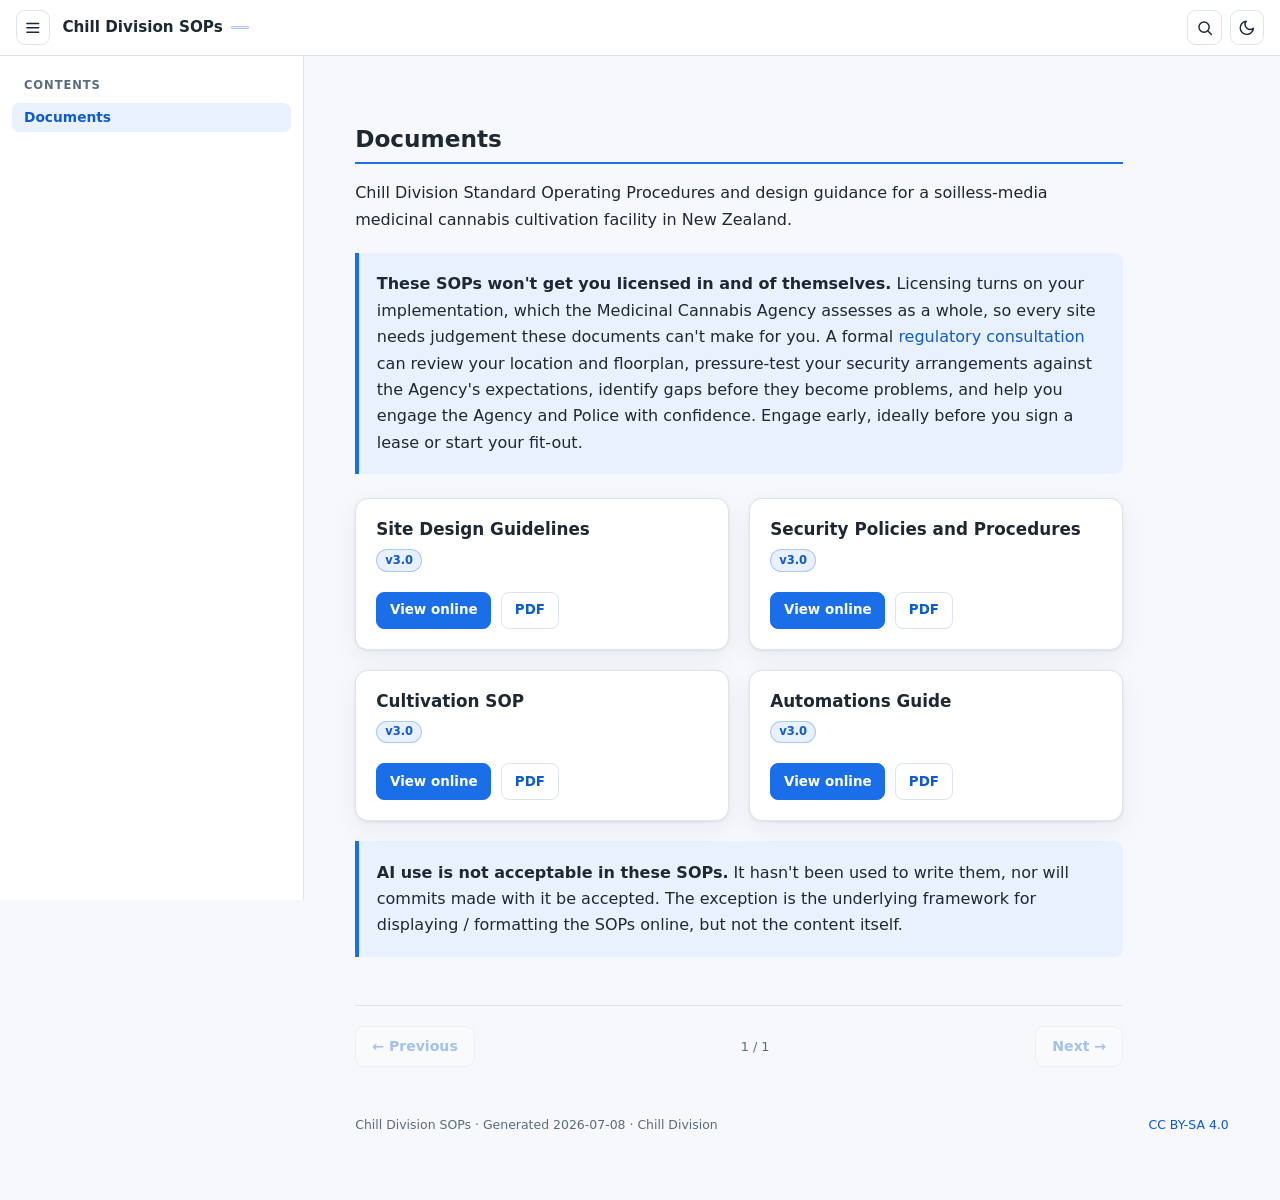
<file: 202607/index.html>
<!doctype html>
<html lang="en" data-theme="light">
<head>
<meta charset="utf-8">
<meta name="viewport" content="width=device-width, initial-scale=1">
<meta name="generator" content="Chill Division SOP publisher">
<meta name="robots" content="noindex, nofollow, noarchive, nosnippet">
<title>Chill Division SOPs</title>
<style>
/* ==========================================================================
   Chill Division SOP publishing stylesheet
   Light mode (default) with blue accents; dark mode via [data-theme="dark"].
   Inlined into the self-contained HTML at build time by publish/build.py.
   ========================================================================== */

:root {
  --bg: #f6f8fb;
  --panel: #ffffff;
  --text: #1d2833;
  --muted: #5c6c7d;
  --accent: #1a6fe8;
  --accent-strong: #0f5bd0;
  --accent-soft: #e9f1fe;
  --border: #dce4ee;
  --code-bg: #eff3f9;
  --shadow: 0 1px 3px rgba(16, 34, 60, 0.08), 0 8px 24px rgba(16, 34, 60, 0.06);
  --topbar-h: 3.5rem;
  --sidebar-w: 19rem;
  color-scheme: light;
}

html[data-theme="dark"] {
  --bg: #0e1520;
  --panel: #151f2c;
  --text: #dce5ef;
  --muted: #8da0b5;
  --accent: #5ea0ff;
  --accent-strong: #82b5ff;
  --accent-soft: #14273f;
  --border: #253649;
  --code-bg: #101a27;
  --shadow: 0 1px 3px rgba(0, 0, 0, 0.4), 0 8px 24px rgba(0, 0, 0, 0.3);
  color-scheme: dark;
}

* { box-sizing: border-box; }

html { scroll-behavior: smooth; }

body {
  margin: 0;
  background: var(--bg);
  color: var(--text);
  font-family: system-ui, -apple-system, "Segoe UI", Roboto, "Helvetica Neue", Arial, sans-serif;
  font-size: 16px;
  line-height: 1.65;
  -webkit-text-size-adjust: 100%;
}

/* --------------------------------------------------------------------------
   Top bar
   -------------------------------------------------------------------------- */

.topbar {
  position: fixed;
  top: 0; left: 0; right: 0;
  height: var(--topbar-h);
  display: flex;
  align-items: center;
  gap: 0.75rem;
  padding: 0 1rem;
  background: var(--panel);
  border-bottom: 1px solid var(--border);
  z-index: 40;
}

.topbar .doc-title {
  font-weight: 650;
  font-size: 0.95rem;
  white-space: nowrap;
  overflow: hidden;
  text-overflow: ellipsis;
  flex: 1 1 auto;
  min-width: 0;
}

.version-badge {
  display: inline-block;
  margin-left: 0.5rem;
  padding: 0.05rem 0.5rem;
  font-size: 0.72rem;
  font-weight: 600;
  color: var(--accent-strong);
  background: var(--accent-soft);
  border: 1px solid color-mix(in srgb, var(--accent) 30%, transparent);
  border-radius: 999px;
  vertical-align: middle;
}

.controls {
  display: flex;
  align-items: center;
  gap: 0.5rem;
  flex: 0 0 auto;
}

.icon-btn {
  appearance: none;
  border: 1px solid var(--border);
  background: var(--panel);
  color: var(--text);
  width: 2.15rem;
  height: 2.15rem;
  border-radius: 0.55rem;
  display: inline-flex;
  align-items: center;
  justify-content: center;
  cursor: pointer;
  font-size: 1rem;
  transition: background 0.15s ease, border-color 0.15s ease;
}
.icon-btn:hover { border-color: var(--accent); color: var(--accent); }

.icon-btn svg { width: 1.1rem; height: 1.1rem; }

.view-toggle {
  display: inline-flex;
  border: 1px solid var(--border);
  border-radius: 0.55rem;
  overflow: hidden;
}
.view-toggle button {
  appearance: none;
  border: 0;
  background: var(--panel);
  color: var(--muted);
  font: inherit;
  font-size: 0.8rem;
  font-weight: 600;
  padding: 0.4rem 0.75rem;
  cursor: pointer;
}
.view-toggle button.active {
  background: var(--accent);
  color: #fff;
}

/* theme icons: show moon in light mode, sun in dark mode */
#themeToggle .icon-sun { display: none; }
#themeToggle .icon-moon { display: inline; }
html[data-theme="dark"] #themeToggle .icon-sun { display: inline; }
html[data-theme="dark"] #themeToggle .icon-moon { display: none; }

/* --------------------------------------------------------------------------
   Layout: sidebar + content
   -------------------------------------------------------------------------- */

.layout {
  display: flex;
  padding-top: var(--topbar-h);
  min-height: 100vh;
}

.sidebar {
  position: fixed;
  top: var(--topbar-h);
  bottom: 0;
  left: 0;
  width: var(--sidebar-w);
  overflow-y: auto;
  overscroll-behavior: contain;
  background: var(--panel);
  border-right: 1px solid var(--border);
  padding: 1rem 0.75rem 2rem;
  z-index: 30;
}

.content {
  flex: 1;
  min-width: 0;
  margin-left: var(--sidebar-w);
  padding: 2rem clamp(1rem, 4vw, 3.5rem) 4rem;
  max-width: calc(var(--sidebar-w) + 52rem);
}

/* Desktop: hamburger collapses the sidebar for a wider reading column. */
@media (min-width: 1024px) {
  .sidebar { transition: transform 0.2s ease; }
  body.sidebar-collapsed .sidebar { transform: translateX(-100%); }
  body.sidebar-collapsed .content { margin-left: 0; max-width: 56rem; }
}

/* Home / all-documents link — hidden on the index itself. */
.home-link { text-decoration: none; flex: 0 0 auto; }
.is-index .home-link { display: none; }
/* View toggle and chapter pager are meaningless on the index page. */
.is-index .view-toggle,
.is-index .pager { display: none; }

.scrim {
  display: none;
  position: fixed;
  inset: var(--topbar-h) 0 0 0;
  background: rgba(10, 20, 35, 0.45);
  z-index: 25;
}

/* Tablet / phone: off-canvas drawer */
@media (max-width: 1023px) {
  .sidebar {
    transform: translateX(-105%);
    transition: transform 0.22s ease;
    box-shadow: var(--shadow);
    width: min(var(--sidebar-w), 85vw);
  }
  body.nav-open .sidebar { transform: translateX(0); }
  body.nav-open .scrim { display: block; }
  .content { margin-left: 0; }
  .view-toggle button { padding: 0.4rem 0.55rem; font-size: 0.74rem; }
}

/* --------------------------------------------------------------------------
   Table of contents
   -------------------------------------------------------------------------- */

.toc-heading {
  font-size: 0.72rem;
  font-weight: 700;
  text-transform: uppercase;
  letter-spacing: 0.08em;
  color: var(--muted);
  padding: 0.25rem 0.75rem 0.5rem;
}

.toc ul {
  list-style: none;
  margin: 0;
  padding: 0;
}
.toc ul ul {
  margin-left: 0.65rem;
  border-left: 1px solid var(--border);
}

.toc a {
  display: block;
  padding: 0.32rem 0.75rem;
  color: var(--text);
  text-decoration: none;
  font-size: 0.86rem;
  border-radius: 0.45rem;
  line-height: 1.35;
}
.toc ul ul a { font-size: 0.8rem; color: var(--muted); }

.toc a:hover { background: var(--accent-soft); color: var(--accent-strong); }
.toc a.active {
  background: var(--accent-soft);
  color: var(--accent-strong);
  font-weight: 600;
}

/* --------------------------------------------------------------------------
   Document content
   -------------------------------------------------------------------------- */

.chapter { max-width: 48rem; }

body.mode-chapters .chapter { display: none; }
body.mode-chapters .chapter.current { display: block; }

.content h1, .content h2, .content h3, .content h4 {
  line-height: 1.3;
  scroll-margin-top: calc(var(--topbar-h) + 1rem);
}

.content h1 { font-size: 1.75rem; margin: 1.5rem 0 1rem; }

.content h2 {
  font-size: 1.45rem;
  margin: 2.25rem 0 1rem;
  padding-bottom: 0.5rem;
  border-bottom: 2px solid var(--accent);
}

.content h3 { font-size: 1.15rem; margin: 1.9rem 0 0.7rem; }
.content h4 { font-size: 1rem; margin: 1.5rem 0 0.6rem; color: var(--muted); }

.content a { color: var(--accent-strong); text-decoration: none; }
.content a:hover { text-decoration: underline; }

.content p { margin: 0.8rem 0; }

.content ol, .content ul { padding-left: 1.6rem; margin: 0.8rem 0; }
.content li { margin: 0.45rem 0; }
.content li > ol, .content li > ul { margin: 0.45rem 0; }

/* Hierarchical SOP numbering (12 → 12.1 → 12.4.1), stamped at build time
   as data-num attributes on ordered-list items. */
.content ol.num-ol { list-style: none; padding-left: 0; }
.content ol.num-ol > li { position: relative; padding-left: 3em; }
.content ol.num-ol ol.num-ol > li { padding-left: 4em; }
.content ol.num-ol ol.num-ol ol.num-ol > li { padding-left: 5em; }
.content ol.num-ol ol.num-ol ol.num-ol ol.num-ol > li { padding-left: 6em; }
.content ol.num-ol > li::before {
  content: attr(data-num);
  position: absolute;
  left: 0;
  top: 0;
  font-weight: 600;
  font-variant-numeric: tabular-nums;
  color: var(--accent-strong);
}

.content blockquote {
  margin: 1.25rem 0;
  padding: 0.75rem 1.1rem;
  background: var(--accent-soft);
  border-left: 4px solid var(--accent);
  border-radius: 0 0.55rem 0.55rem 0;
  color: var(--text);
}
.content blockquote p { margin: 0.4rem 0; }

.content code {
  font-family: ui-monospace, SFMono-Regular, "Cascadia Mono", Consolas, Menlo, monospace;
  font-size: 0.86em;
  background: var(--code-bg);
  border: 1px solid var(--border);
  border-radius: 0.35rem;
  padding: 0.08em 0.35em;
}

.content pre {
  background: var(--code-bg);
  border: 1px solid var(--border);
  border-radius: 0.55rem;
  padding: 0.9rem 1.1rem;
  overflow-x: auto;
}
.content pre code { background: none; border: 0; padding: 0; }

.content hr {
  border: 0;
  border-top: 1px solid var(--border);
  margin: 2rem 0;
}

.content table {
  width: 100%;
  border-collapse: collapse;
  margin: 1.25rem 0;
  font-size: 0.9rem;
  display: block;
  overflow-x: auto;
}
.content table thead th {
  background: var(--accent-soft);
  color: var(--accent-strong);
  text-align: left;
  font-weight: 650;
}
.content table th, .content table td {
  border: 1px solid var(--border);
  padding: 0.5rem 0.7rem;
  vertical-align: top;
}
.content table tbody tr:nth-child(even) { background: color-mix(in srgb, var(--accent-soft) 40%, transparent); }

.content img { max-width: 100%; height: auto; }

/* --------------------------------------------------------------------------
   Chapter pager
   -------------------------------------------------------------------------- */

.pager {
  display: none;
  align-items: center;
  justify-content: space-between;
  gap: 1rem;
  margin-top: 3rem;
  padding-top: 1.25rem;
  border-top: 1px solid var(--border);
  max-width: 48rem;
}
body.mode-chapters .pager { display: flex; }

.pager button {
  appearance: none;
  font: inherit;
  font-size: 0.88rem;
  font-weight: 600;
  color: var(--accent-strong);
  background: var(--panel);
  border: 1px solid var(--border);
  border-radius: 0.55rem;
  padding: 0.5rem 1rem;
  cursor: pointer;
  max-width: 45%;
  overflow: hidden;
  text-overflow: ellipsis;
  white-space: nowrap;
}
.pager button:hover:not(:disabled) { border-color: var(--accent); }
.pager button:disabled { opacity: 0.35; cursor: default; }

.pager .pager-label {
  font-size: 0.8rem;
  color: var(--muted);
  flex: 0 0 auto;
}

.docfooter {
  margin-top: 3rem;
  font-size: 0.78rem;
  color: var(--muted);
  display: flex;
  justify-content: space-between;
  align-items: center;
  gap: 0.5rem 1rem;
  flex-wrap: wrap;
}
.docfooter a { color: var(--accent-strong); text-decoration: none; white-space: nowrap; }
.docfooter a:hover { text-decoration: underline; }

/* --------------------------------------------------------------------------
   Search
   -------------------------------------------------------------------------- */

.search-overlay {
  position: fixed;
  inset: 0;
  background: rgba(10, 20, 35, 0.45);
  z-index: 60;
  display: flex;
  justify-content: center;
  align-items: flex-start;
  padding: 10vh 1rem 1rem;
}
.search-overlay[hidden] { display: none; }

.search-box {
  width: 100%;
  max-width: 38rem;
  max-height: 70vh;
  display: flex;
  flex-direction: column;
  background: var(--panel);
  border: 1px solid var(--border);
  border-radius: 0.8rem;
  box-shadow: var(--shadow);
  overflow: hidden;
}

.search-inputrow {
  display: flex;
  align-items: center;
  gap: 0.6rem;
  padding: 0.75rem 1rem;
  border-bottom: 1px solid var(--border);
}
.search-inputrow svg { width: 1.1rem; height: 1.1rem; color: var(--muted); flex: 0 0 auto; }

#searchInput {
  flex: 1;
  min-width: 0;
  border: 0;
  outline: none;
  background: transparent;
  color: var(--text);
  font: inherit;
  font-size: 1rem;
}

#searchClose {
  appearance: none;
  border: 1px solid var(--border);
  background: transparent;
  color: var(--muted);
  font: inherit;
  font-size: 0.68rem;
  font-weight: 600;
  border-radius: 0.4rem;
  padding: 0.15rem 0.45rem;
  cursor: pointer;
}
#searchClose:hover { border-color: var(--accent); color: var(--accent); }

.search-results { overflow-y: auto; overscroll-behavior: contain; }

.search-result {
  appearance: none;
  display: flex;
  align-items: baseline;
  gap: 0.6rem;
  width: 100%;
  text-align: left;
  border: 0;
  border-bottom: 1px solid var(--border);
  background: transparent;
  color: var(--text);
  font: inherit;
  font-size: 0.86rem;
  line-height: 1.45;
  padding: 0.6rem 1rem;
  cursor: pointer;
}
.search-result:last-child { border-bottom: 0; }
.search-result:hover, .search-result.selected { background: var(--accent-soft); }

.sr-meta {
  flex: 0 0 auto;
  font-size: 0.72rem;
  font-weight: 650;
  font-variant-numeric: tabular-nums;
  white-space: nowrap;
  color: var(--accent-strong);
  background: var(--accent-soft);
  border: 1px solid color-mix(in srgb, var(--accent) 30%, transparent);
  border-radius: 0.35rem;
  padding: 0.05rem 0.4rem;
}

.sr-text { flex: 1; min-width: 0; }
.sr-text.sr-heading { font-weight: 650; }

.search-result mark {
  background: color-mix(in srgb, var(--accent) 22%, transparent);
  color: inherit;
  border-radius: 0.2rem;
  padding: 0 0.08em;
}

.search-empty { padding: 1rem; color: var(--muted); font-size: 0.86rem; }

/* Flash the target after jumping to a search result. */
.search-hit { animation: search-hit 1.7s ease-out; }
@keyframes search-hit {
  0%, 45% { background: var(--accent-soft); box-shadow: 0 0 0 4px var(--accent-soft); border-radius: 0.3rem; }
  100% { background: transparent; box-shadow: none; }
}

/* Keep jump targets clear of the fixed topbar. */
.content li, .content p, .content tr { scroll-margin-top: calc(var(--topbar-h) + 1rem); }

/* Phones: tighten the topbar so the extra search button still fits. */
@media (max-width: 540px) {
  .topbar { gap: 0.45rem; padding: 0 0.6rem; }
  .icon-btn { width: 2rem; height: 2rem; }
  .topbar .version-badge { display: none; }
  .view-toggle button { padding: 0.35rem 0.45rem; font-size: 0.7rem; }
}

/* --------------------------------------------------------------------------
   Index page cards
   -------------------------------------------------------------------------- */

.doc-cards {
  display: grid;
  grid-template-columns: repeat(auto-fill, minmax(17rem, 1fr));
  gap: 1.25rem;
  margin-top: 1.5rem;
}

.doc-card {
  background: var(--panel);
  border: 1px solid var(--border);
  border-radius: 0.8rem;
  padding: 1.25rem;
  box-shadow: var(--shadow);
  display: flex;
  flex-direction: column;
  gap: 0.5rem;
}
.doc-card h3 { margin: 0; font-size: 1.05rem; }
.doc-card .version-badge { align-self: flex-start; margin-left: 0; }
.doc-card .doc-links { margin-top: auto; display: flex; gap: 0.6rem; padding-top: 0.75rem; }
.doc-card .doc-links a {
  font-size: 0.84rem;
  font-weight: 600;
  color: var(--accent-strong);
  text-decoration: none;
  border: 1px solid var(--border);
  border-radius: 0.5rem;
  padding: 0.4rem 0.8rem;
}
.doc-card .doc-links a:hover { border-color: var(--accent); }
.doc-card .doc-links a.primary { background: var(--accent); border-color: var(--accent); color: #fff; }

/* --------------------------------------------------------------------------
   Print — A4
   -------------------------------------------------------------------------- */

.print-only { display: none; }

@page {
  size: A4;
  margin: 18mm 16mm;
}

@media print {
  :root, html[data-theme="dark"] {
    --bg: #ffffff;
    --panel: #ffffff;
    --text: #17202b;
    --muted: #4a5866;
    --accent: #1a5fc4;
    --accent-strong: #14509f;
    --accent-soft: #edf3fc;
    --border: #c9d4e0;
    --code-bg: #f2f5f9;
  }

  body { background: #fff; font-size: 10.5pt; line-height: 1.5; }

  .topbar, .sidebar, .scrim, .pager, #navToggle { display: none !important; }

  .layout { padding-top: 0; }
  .content { margin-left: 0; padding: 0; max-width: none; }
  .chapter { display: block !important; max-width: none; }

  .print-only { display: block; }

  .print-title {
    page-break-after: always;
    padding-top: 30vh;
    text-align: center;
  }
  .print-title .pt-brand {
    font-size: 12pt;
    font-weight: 700;
    letter-spacing: 0.2em;
    text-transform: uppercase;
    color: var(--accent-strong);
    margin-bottom: 1.5rem;
  }
  .print-title h1 { font-size: 22pt; margin: 0 0 1rem; }
  .print-title .pt-version { color: var(--muted); font-size: 10pt; }

  .chapter > h1, .chapter > h2:first-child { page-break-before: always; }
  .chapter:first-of-type > h2:first-child { page-break-before: avoid; }

  h1, h2, h3, h4 { page-break-after: avoid; }
  table, blockquote, pre, img { page-break-inside: avoid; }
  li { page-break-inside: avoid; }

  .content table { display: table; font-size: 9pt; }

  .content a { color: var(--text); text-decoration: none; }

  .docfooter { border-top: 1px solid var(--border); padding-top: 0.5rem; }
}

</style>
</head>
<body class="mode-chapters is-index">

<header class="topbar">
  <button id="navToggle" class="icon-btn" aria-label="Toggle navigation">
    <svg viewBox="0 0 24 24" fill="none" stroke="currentColor" stroke-width="2" stroke-linecap="round"><path d="M4 6h16M4 12h16M4 18h16"/></svg>
  </button>
  <a class="home-link icon-btn" href="index.html" aria-label="All documents" title="All documents">
    <svg viewBox="0 0 24 24" fill="none" stroke="currentColor" stroke-width="2" stroke-linecap="round" stroke-linejoin="round"><path d="M3 11.5 12 4l9 7.5"/><path d="M5 10v9h5v-5h4v5h5v-9"/></svg>
  </a>
  <div class="doc-title">Chill Division SOPs<span class="version-badge"></span></div>
  <div class="controls">
    <div class="view-toggle" role="group" aria-label="View mode">
      <button id="viewChapters" class="active" type="button">Chapters</button>
      <button id="viewSingle" type="button">Single page</button>
    </div>
    <button id="searchToggle" class="icon-btn" aria-label="Search" title="Search ( / )" type="button">
      <svg viewBox="0 0 24 24" fill="none" stroke="currentColor" stroke-width="2" stroke-linecap="round"><circle cx="11" cy="11" r="7"/><path d="m21 21-4.35-4.35"/></svg>
    </button>
    <button id="themeToggle" class="icon-btn" aria-label="Toggle dark mode" type="button">
      <svg class="icon-moon" viewBox="0 0 24 24" fill="none" stroke="currentColor" stroke-width="2" stroke-linecap="round" stroke-linejoin="round"><path d="M21 12.8A9 9 0 1 1 11.2 3a7 7 0 0 0 9.8 9.8z"/></svg>
      <svg class="icon-sun" viewBox="0 0 24 24" fill="none" stroke="currentColor" stroke-width="2" stroke-linecap="round" stroke-linejoin="round"><circle cx="12" cy="12" r="4"/><path d="M12 2v2m0 16v2M4.9 4.9l1.4 1.4m11.4 11.4 1.4 1.4M2 12h2m16 0h2M4.9 19.1l1.4-1.4M17.7 6.3l1.4-1.4"/></svg>
    </button>
  </div>
</header>

<div class="layout">
  <nav id="sidebar" class="sidebar" aria-label="Table of contents">
    <div class="toc-heading">Contents</div>
    <div class="toc">
<ul><li><a href="#documents" data-ch="0">Documents</a></li></ul>
    </div>
  </nav>
  <div id="scrim" class="scrim"></div>

  <main id="content" class="content">
    <div class="print-only print-title">
      <div class="pt-brand">Chill Division</div>
      <h1>Chill Division SOPs</h1>
      <div class="pt-version"> &middot; Generated 2026-07-08</div>
    </div>


<div class="print-only print-title">
  <div class="pt-brand">Chill Division</div>
  <h1>Standard Operating Procedures</h1>
</div>
<section class="chapter current">
<h2 id="documents">Documents</h2>
<p>Chill Division Standard Operating Procedures and design guidance for a
soilless-media medicinal cannabis cultivation facility in New Zealand.</p>

<blockquote class="notice">
<p><strong>These SOPs won't get you licensed in and of themselves.</strong>
Licensing turns on your implementation, which the Medicinal Cannabis Agency
assesses as a whole, so every site needs judgement these documents can't make for
you. A formal
<a href="https://chilldivision.co.nz/contact.html">regulatory consultation</a> can
review your location and floorplan, pressure-test your security arrangements
against the Agency's expectations, identify gaps before they become problems, and
help you engage the Agency and Police with confidence. Engage early, ideally
before you sign a lease or start your fit-out.</p>
</blockquote>

<div class="doc-cards">
<div class="doc-card"><h3>Site Design Guidelines</h3><span class="version-badge">v3.0</span><div class="doc-links"><a class="primary" href="site-design-guidelines.html">View online</a><a href="site-design-guidelines.pdf">PDF</a></div></div>
<div class="doc-card"><h3>Security Policies and Procedures</h3><span class="version-badge">v3.0</span><div class="doc-links"><a class="primary" href="security-policies-and-procedures.html">View online</a><a href="security-policies-and-procedures.pdf">PDF</a></div></div>
<div class="doc-card"><h3>Cultivation SOP</h3><span class="version-badge">v3.0</span><div class="doc-links"><a class="primary" href="cultivation-sop.html">View online</a><a href="cultivation-sop.pdf">PDF</a></div></div>
<div class="doc-card"><h3>Automations Guide</h3><span class="version-badge">v3.0</span><div class="doc-links"><a class="primary" href="automations-guide.html">View online</a><a href="automations-guide.pdf">PDF</a></div></div>
</div>

<blockquote class="notice">
<p><strong>AI use is not acceptable in these SOPs.</strong> It hasn't been used to
write them, nor will commits made with it be accepted. The exception is the
underlying framework for displaying / formatting the SOPs online, but not the
content itself.</p>
</blockquote>
</section>


    <div class="pager">
      <button id="prevCh" type="button">&larr; Previous</button>
      <span class="pager-label" id="pagerLabel"></span>
      <button id="nextCh" type="button">Next &rarr;</button>
    </div>

    <footer class="docfooter">
      <span>Chill Division SOPs  &middot; Generated 2026-07-08 &middot; Chill Division</span>
      <a href="https://github.com/Chill-Division/SOPs/blob/main/NOTICE">CC BY-SA 4.0</a>
    </footer>
  </main>
</div>

<div id="searchOverlay" class="search-overlay" hidden>
  <div class="search-box" role="dialog" aria-modal="true" aria-label="Search">
    <div class="search-inputrow">
      <svg viewBox="0 0 24 24" fill="none" stroke="currentColor" stroke-width="2" stroke-linecap="round"><circle cx="11" cy="11" r="7"/><path d="m21 21-4.35-4.35"/></svg>
      <input id="searchInput" type="search" placeholder="Search all documents" autocomplete="off" spellcheck="false">
      <button id="searchClose" type="button" aria-label="Close search">Esc</button>
    </div>
    <div id="searchResults" class="search-results"></div>
  </div>
</div>

<script>window.SEARCH_INDEX = {"docs":[{"s":"site-design-guidelines","n":"Site Design"},{"s":"security-policies-and-procedures","n":"Security"},{"s":"cultivation-sop","n":"Cultivation"},{"s":"automations-guide","n":"Automations"}],"entries":[{"k":"h","id":"introduction","t":"Introduction","d":0},{"k":"b","id":"introduction","t":"AI use is not acceptable in these SOPs. It hasn't been used to write them, nor will commits made with it be accepted. The exception is the underlying framework for displaying / formatting the SOPs online, but not the content itself.","d":0},{"k":"b","id":"introduction","t":"These Site Design Guidelines work together with the Chill Division Security Procedures and the Chill Division Cultivation SOP documents. You will notice that the first chapter is similar across both the Site Design and Security documents. This is because the information is crucial for both planning your site and keeping it secure. A licence application should include all 3x documents.","d":0},{"k":"b","id":"introduction","t":"While regulations allow for indoor, outdoor, and glasshouse cultivation, this document focuses on indoor cultivation. This is because growing indoors is the most reliable way to consistently meet the NZMQS microbial standards for quality. These guidelines are flexible enough to work for a fit-out in a rural shed, or a warehouse in a suburban industrial area. The main goal is to help you cultivate high-potency THC-dominant flower that will be sold as a final dried-flower product.","d":0},{"k":"b","id":"introduction","t":"The design of your facility is important. A well-designed space helps your staff do their jobs well, keeps any smells from bothering your neighbors, and ensures all cannabis materials are safe and secure. An intentionally designed facility is also more efficient. It helps maximize CO2 injection, improves insulation for your air conditioning to run smoothly, and minimizes the need for air exchanges. With careful planning, you can dedicate up to 50% of your total floor plan to flowering canopy space. An optimized room also provides easy walking access to all your plants, ensures seamless drainage, and gives you consistent control over the environment, making for a reliable cultivation experience.","d":0},{"k":"b","id":"introduction","t":"This document contains many recommendations. Many of these can be customized to fit your specific needs, preferences, and budget. With that said, we strongly recommend using Home Assistant. It is a powerful, open, and flexible automation platform that works with all the common equipment a master grower might need. It is by far the easiest way to integrate and unify a variety of different products / platforms necessary to maintain a successful grow.","d":0},{"k":"b","id":"introduction","t":"Most importantly, this document is here to give you a clear understanding of what \"reasonable\" precautions look like as you design your facility. You will need to provide more specific details to the Medicinal Cannabis Agency during your application process. However, if you follow these guidelines, your facility will likely exceed these minimum requirements, which will help your application be successful. Please note that this document covers the setup and build of your facility, not the specific details of cultivation.","d":0},{"k":"b","id":"introduction","t":"All terminology in this document follows the standards set out in RFC 2119, and we assume you are familiar with it.","d":0},{"k":"b","id":"introduction","t":"Copyright © Chill Division. Licensed under CC BY-SA 4.0, with attribution and trademark terms set out in the NOTICE.","d":0},{"k":"h","id":"1-building-security-requirements","t":"1. Building security requirements","d":0},{"k":"b","id":"1-building-security-requirements","t":"These procedures will aid in selecting a premise for lease to cultivate in, along with ensuring that the appropriate amendments to the facility are made to ensure the safety of cannabis.","d":0},{"k":"b","id":"1-building-security-requirements","t":"When searching for a lease, a facility owner should be mindful of the amount of time the lease is likely to last, and so seeking a 4-5 year lease term, with 2+2 ROR (Right of Refusal) is often desirable. If a facility owner is seeking to have 50-60sqm of canopy space, a 160-200sqm warehouse lease is likely going to be sufficient, with further optimizations able to be had by an experienced owner.","d":0},{"k":"b","id":"1-building-security-requirements","t":"The Landlord of this warehouse must be willing to provide a letter to the Medicinal Cannabis Agency to include with your licence application. It must state their approval of your undertakings at the location, so it pays to be up-front with your landlord, and engage a regulatory consulting expert who can assist with ensuring a successful lease.","d":0},{"k":"b","id":"1-building-security-requirements","t":"It is also worth noting that in cases where some of these guidelines are unable to be followed, the totality of the security arrangements will be assessed by the Medicinal Cannabis Agency, and there may be flexibility in some instances. However, the assumption of oneself being “the exception to the rule” is not an optimal place to start, but rather a place whereby a regulatory consultant may be able to offer ways to make a location suitable even if it does not match 100% of the criteria from the outset.","d":0},{"k":"b","id":"1-building-security-requirements","t":"During build-out, and before the Medicinal Cannabis Agency’s site audit, Responsible Personnel should also notify the New Zealand Police of the proposed location and the nature of activities to be conducted on-site.","d":0},{"k":"h","id":"location","t":"Location","d":0},{"k":"i","id":"i-1-1-1","t":"The premise should ideally have at least a 150-200m radius around the facility location whereby there are no other residential properties, unless the house is that of the owner of the cultivation facility or similar.","n":"1.1.1","d":0},{"k":"i","id":"i-1-1-2","t":"The premise should not be within 200m of a school, kura, kindergarten, preschool, highschool, or other place of education.","n":"1.1.2","d":0},{"k":"i","id":"i-1-1-3-1","t":"A commercial area may be considered but is not recommended due to the possibility of elevated foot-traffic from pedestrians and the general-public.","n":"1.1.3.1","d":0},{"k":"i","id":"i-1-1-3","t":"The premise should ideally be in a built-up industrial area.","n":"1.1.3","d":0},{"k":"i","id":"i-1-1-4-1","t":"Any site should still ensure there is at least 120m from the location of the desired cultivation facility building, and any neighbouring residential homes, as with item 1 above.","n":"1.1.4.1","d":0},{"k":"i","id":"i-1-1-4","t":"Rural residential properties may be considered as a suitable location for a cultivation facility, such as a greenfield site, but with the expectation that cultivation will take place indoors. This indoors may be a shed, a container, or a constructed premise.","n":"1.1.4","d":0},{"k":"i","id":"i-1-1-5-1","t":"Thick concrete walls or other secure framing should be in-place between the units.","n":"1.1.5.1","d":0},{"k":"i","id":"i-1-1-5","t":"The building may be adjacent to other industrial units in a “light industrial complex” type of situation.","n":"1.1.5","d":0},{"k":"i","id":"i-1-1-6","t":"Where a standalone unit is sought for cultivation, such as a shed or individual warehouse, there must be two barriers to entry at all times to any room where cannabis materials will be held. As such a fence / gate may be used as one of these barriers, however it must be able to stand on its own merit and should be a suitable distance from the premise.","n":"1.1.6","d":0},{"k":"i","id":"i-1-1-7-1","t":"This often includes a “lunchroom” on the externally facing wall which also has an adjacent roller door. Due to the roller door being a single barrier to entry, although there may be two doors any personnel would normally enter through via the lunchroom, additional internal barriers to entry would need to be considered","n":"1.1.7.1","d":0},{"k":"i","id":"i-1-1-7","t":"Consideration should also be given to the layout of any pre-existing warehouses, as certain rooms may be unsuitable for use for cultivation aspects due to existing doors / walkways within the facility.","n":"1.1.7","d":0},{"k":"i","id":"i-1-1","t":"The premise should not be within 120m of any residential properties. This is the minimum distance to aim for. Where a prospective site cannot meet it, the location should be reviewed with a regulatory consultant on a case-by-case basis, and may still be accepted at the Medicinal Cannabis Agency’s discretion.","n":"1.1","d":0},{"k":"h","id":"general-security-principals","t":"General security principals","d":0},{"k":"b","id":"general-security-principals","t":"The majority of these requirements will be fit-out requirements that the facility owner will have to implement, and are unlikely to be available in any pre-existing setup. These principals will guide the design of the facility.","d":0},{"k":"i","id":"i-1-8-1","t":"If required as part of body corporate signage etc, a decoy name should be used, or that of a separate / unrelated business.","n":"1.8.1","d":0},{"k":"i","id":"i-1-8","t":"There should be no external signage, logos, emblems or markings anywhere on-site that relates to the company, or the nature of the business being conducted on-site","n":"1.8","d":0},{"k":"i","id":"i-1-9","t":"Generic and unidentifiable alarm / security stickers are permitted for the purpose of deterring diversion attempts / unauthorized access.","n":"1.9","d":0},{"k":"i","id":"i-1-10","t":"PINs are not to be written down anywhere, nor any identifying marks made on the key fobs that would pertain to the company (such as name or address) or any other such references to the site / location.","n":"1.10","d":0},{"k":"i","id":"i-1-11-1","t":"For any padlocks, a tumbler-PIN lock should be utilized if no other alternatives can be used, instead of a key-based lock.","n":"1.11.1","d":0},{"k":"i","id":"i-1-11","t":"Keys are not recommended for physical access to any locations of the site due to easy cloning and copying. Where no other alternative is available (such as for a gate / fence), keys may be used and should be marked as “DO NOT COPY”.","n":"1.11","d":0},{"k":"i","id":"i-1-12","t":"Access to any area of the site which may contain cannabis biomass must employ a method of 2-factor authentication (Two separate factors of authorization) in order to reach any room where cannabis materials may be. This means one door may require a fingerprint whereas another requires a PIN.","n":"1.12","d":0},{"k":"i","id":"i-1-13","t":"2-factor authentication methods may include but are not limited to a combination of a PIN + fingerprint, PIN + key fob, fingerprint + key fob, PIN + NFC authentication method or other similar security arrangement. This ensures that should a Key Fob / cellphone be lost, stolen, or go missing, its use would not permit any unauthorized access to the site.","n":"1.13","d":0},{"k":"i","id":"i-1-14-1","t":"Responsible Persons will also be automatically notified electronically of the security breach so that security footage can be reviewed and appropriate remedial actions can be taken including calling of the Police if required.","n":"1.14.1","d":0},{"k":"i","id":"i-1-14","t":"An alarm must sound in the event the external personnel doors remain open for a period of more than 60 seconds. A siren must sound inside the facility, acting as a deterrent to any attempted diversion, should a break-in be attempted.","n":"1.14","d":0},{"k":"i","id":"i-1-15","t":"Ensure that unauthorized individuals, including guests and other personnel, are unable to view the entry of the PIN code on any keypad.","n":"1.15","d":0},{"k":"i","id":"i-1-16","t":"Ensure that unauthorized individuals are unable to gain access to the cultivation facility by tailing authorized personnel through a closing door.","n":"1.16","d":0},{"k":"i","id":"i-1-17","t":"Personal belongings should be left off-site where possible, such as in your vehicle. Any bags or other items taken into the secure areas may be searched before you exit the building.","n":"1.17","d":0},{"k":"i","id":"i-1-18-1","t":"This may also include internal scrubbing of air with carbon filtration.","n":"1.18.1","d":0},{"k":"i","id":"i-1-18-2","t":"HEPA / MERV filtration is not an acceptable method of odour control, as the filters are only designed to capture dust and other particulate matter, and only carbon filtration is acceptable for scrubbing odour.","n":"1.18.2","d":0},{"k":"i","id":"i-1-18","t":"The site must be operated in a manner such that smell does not escape to bother nearby neighbours or businesses. This may involve operating the facility at a negative pressure and / or carbon filtration for any venting of air.","n":"1.18","d":0},{"k":"i","id":"i-1-19-1","t":"Care should be taken where any electrical / data cabling may enter the room, as well as plumbing and CO2 related penetrations.","n":"1.19.1","d":0},{"k":"i","id":"i-1-19","t":"To further combat odour escaping, all rooms where cannabis materials are held should be sealed with a silicon-based beading (Such as Sikaflex AT-Facade) along any gaps in wall-panels, joins, edges, skirting boards, and around drainages. This will minimize odour escape while also maximizing CO2 injection efficiency.","n":"1.19","d":0},{"k":"i","id":"i-1-20-1","t":"Alternatively where doors can be retrofit / replaced, a hermetically sealed door should be used.","n":"1.20.1","d":0},{"k":"i","id":"i-1-20","t":"Similarly, doors to those rooms should also be fitted with an edge / automatic door bottom sealer, such as Ravenseal RP10Si frame-seal / RP8Si door bottom automatic sealer, to prevent further odour escaping or CO2 leaking.","n":"1.20","d":0},{"k":"i","id":"i-1-21","t":"Documents such as SOPs, Floorplan etc must always include a version number. This should be in the form of Semantic Versioning (Major.Minor.Patch) format as defined by the Semantic Versioning 2.0.0 specification (semver.org), or date-based versioning as described in ISO 8601 (YYYYMMDD).","n":"1.21","d":0},{"k":"i","id":"i-1-22-1","t":"The locations of free-standing equipment relevant to security or odour control (such as carbon / HEPA filters) should also be noted on the floorplan.","n":"1.22.1","d":0},{"k":"i","id":"i-1-22","t":"Any floorplan provided to the Medicinal Cannabis Agency must label each internal room with its purpose (Flower1, Flower2, Nursery, Drying etc). Each physical room must then be labelled with a matching sticker / poster, on or directly adjacent to its door, so that the physical labels always align with the floorplan.","n":"1.22","d":0},{"k":"h","id":"physical-security-arrangements","t":"Physical Security Arrangements","d":0},{"k":"i","id":"i-1-24-1","t":"The fence should be of sturdy construction, such that it would stand up to a ram attempt from a vehicle.","n":"1.24.1","d":0},{"k":"i","id":"i-1-24-2-1","t":"Depending on the height, it may be suitable to also install barbed wire along the top of the fence.","n":"1.24.2.1","d":0},{"k":"i","id":"i-1-24-2","t":"The fence should be of a climb-proof construction, e.g. flat-faced wooden planks vertically aligned with a minimal gap between them, or vertical metal bars, but not of diamond-mesh that can be used as a hand / foot grip.","n":"1.24.2","d":0},{"k":"i","id":"i-1-24-3","t":"The fence must not be able to be jimmied up from the bottom, such as with a spade or crowbar. This is especially important if it is a metal fence that doesn’t have a thick and solid bottom.","n":"1.24.3","d":0},{"k":"i","id":"i-1-24-4","t":"The fence must be of a decent height such that it is unable to be leaped over, with a minimum of 1.8m but ideally 2m+","n":"1.24.4","d":0},{"k":"i","id":"i-1-24-5","t":"The fence must not be an excessive height off the ground such that somebody could slip underneath it, such as 120mm or less.","n":"1.24.5","d":0},{"k":"i","id":"i-1-24-6","t":"Any gate must be able to automatically swing shut and re-lock","n":"1.24.6","d":0},{"k":"i","id":"i-1-24-7","t":"Gate access must also follow the same access control as the rest of the facility, and as such maglocks are usually recommended.","n":"1.24.7","d":0},{"k":"i","id":"i-1-24","t":"If there is a fence acting as a barrier to entry, it must be sufficiently far from the other barrier to entry (such as building exterior) that it is able to stand on its own merit as a defense mechanism.","n":"1.24","d":0},{"k":"i","id":"i-1-25","t":"All windows on any ground floor should be barred or boarded with plywood such that in the event of an unauthorized person attempting to gain entry to the site, they would still be unable to do so.","n":"1.25","d":0},{"k":"i","id":"i-1-26-1","t":"This may be in the form of an internal latch, or maglocks appropriately spaced along the length of the roller door.","n":"1.26.1","d":0},{"k":"i","id":"i-1-26","t":"If the roller door does not have an external bollard, (e.g. there is an internal bollard), then any externally accessible roller doors must be latched internally in such a way to prevent jimmying open from the outside, such as with a crowbar.","n":"1.26","d":0},{"k":"i","id":"i-1-27","t":"All roller doors must also have some form of additional internal or external barrier, such as a bollard or ram-arm.","n":"1.27","d":0},{"k":"i","id":"i-1-28","t":"If there are external glass doors, these must also be barred internally.","n":"1.28","d":0},{"k":"i","id":"i-1-29","t":"All external doors, as well as any internal doors to rooms that may contain cannabis materials, must have an automatic closing mechanism installed.","n":"1.29","d":0},{"k":"i","id":"i-1-30-1","t":"Doors with locks must relock immediately upon closing.","n":"1.30.1","d":0},{"k":"i","id":"i-1-30","t":"All external doors, as well as any internal doors to rooms that may contain cannabis materials, must have an automatic locking mechanism.","n":"1.30","d":0},{"k":"i","id":"i-1-31","t":"All PIN locks must automatically lock the keypad after a maximum of 5 incorrect attempts in a row, and must not unlock for a period of 3 minutes, to deter any brute force attempts.","n":"1.31","d":0},{"k":"i","id":"i-1-32-1","t":"All digital locks must have an expected battery life of 12+ months, with the intent that even at critical battery levels they will remain operational for a period of no less than 1 week. This is to ensure that in the event of a fire / power outage the locks will always permit staff to exit the facility.","n":"1.32.1","d":0},{"k":"i","id":"i-1-32","t":"Locks must remain operational at all times. A battery UPS must remain in place to maintain the things such as mains-powered maglocks in the event of a power failure.","n":"1.32","d":0},{"k":"i","id":"i-1-33-1","t":"Zigbee contact sensors are the most common and practical choice for this. Alternatively, wired options such as hall-effect sensors or limit-switch style sensors, attached to a PoESP32 or Atom Lite, may be used.","n":"1.33.1","d":0},{"k":"i","id":"i-1-33-2","t":"Roller doors should also have state sensing, so that an unexpected opening outside of business hours triggers an alert.","n":"1.33.2","d":0},{"k":"i","id":"i-1-33","t":"All external doors, and any doors to rooms that may contain cannabis materials, must be fitted with a door-state sensor so that door open / close events are logged with a timestamp, and so that alerts (such as the alarm for doors remaining open for more than 60 seconds) can function.","n":"1.33","d":0},{"k":"i","id":"i-1-34-1","t":"Skylights should be painted entirely where possible, to avoid light bleed, especially in cultivation rooms where photosensitive plants may be.","n":"1.34.1","d":0},{"k":"i","id":"i-1-34-2","t":"If possible, a fake secondary ceiling should be constructed on the inside, both as an odor control measure, allowing for insulation, and further obscuring the room contents.","n":"1.34.2","d":0},{"k":"i","id":"i-1-34","t":"If there is any skylight, it must be frosted such that if work is being undertaken on the roof (e.g. Bodycorp repainting a roof) they are unable to see inside and ascertain the undertakings within.","n":"1.34","d":0},{"k":"i","id":"i-1-35-1","t":"Cameras do not need to be in rooms that will not contain cannabis materials, such as lunchrooms or changing areas.","n":"1.35.1","d":0},{"k":"i","id":"i-1-35-2","t":"Cameras may be installed in hallways or other functional areas where cannabis movement between rooms may be.","n":"1.35.2","d":0},{"k":"i","id":"i-1-35-3","t":"Larger rooms will likely require two or more cameras, with the primary camera having a close / unobstructed view of the room entrance, and others showing a broader perspective of the room to detect intruders / movement.","n":"1.35.3","d":0},{"k":"i","id":"i-1-35","t":"Cameras must be installed in every room that will contain cannabis materials, such as grow rooms, drying spaces and disposal areas.","n":"1.35","d":0},{"k":"i","id":"i-1-36-1","t":"Cameras such as the Reolink RLC-510A or RLC-810A are recommended due to having infrared LEDs that are approx 830nm, and should not interfere with a plants photoperiod and ability to “sleep” at night.","n":"1.36.1","d":0},{"k":"i","id":"i-1-36-2","t":"Cameras must be cabled and PoE-powered. Battery-operated cameras are never acceptable. Any camera selected must support at least 1280x720 resolution at 2fps or better, continuous 24/7 recording (motion detection may supplement, but never replace, continuous recording), and automatic IR for clear recording in darkness.","n":"1.36.2","d":0},{"k":"i","id":"i-1-36","t":"Care should be taken when selecting a camera for any room that will have growing plants, the night-vision using far-red (iR) can interfere with plant photoperiods where the spectrum falls inside the 400-700nm PAR range.","n":"1.36","d":0},{"k":"i","id":"i-1-37-1","t":"For standalone buildings this will likely be a camera on each corner facing a 90-degree rotation from the previous camera.","n":"1.37.1","d":0},{"k":"i","id":"i-1-37-2","t":"For facilities part of a “block” of buildings, this will likely be the front in two directions with the cameras “crossing over” view of each other.","n":"1.37.2","d":0},{"k":"i","id":"i-1-37","t":"Cameras must also be installed outside, facing in every possible direction of approach for a would-be intruder.","n":"1.37","d":0},{"k":"i","id":"i-1-38-1","t":"This should ideally be two cameras that cross over vision, rather than just a single camera","n":"1.38.1","d":0},{"k":"i","id":"i-1-38","t":"Where there is sufficient space above any fake-ceilings, cameras must also be installed in order to offer an early detection of movement for any attempted intrusion via the roof / ceiling.","n":"1.38","d":0},{"k":"i","id":"i-1-39-1-1","t":"For example, if a facility has 12 cameras, then there should be 18TB of storage made available.","n":"1.39.1.1","d":0},{"k":"i","id":"i-1-39-1","t":"The exact capacity will depend on the number of cameras, and the amount of movement those cameras observe, but a good rule of thumb is 3TB for 2 cameras (When recording with a video bitrate of 4096kbps) for a months storage.","n":"1.39.1","d":0},{"k":"i","id":"i-1-39-2","t":"Where possible, a RAID-5 or RAID-1 setup is recommended for data redundancy.","n":"1.39.2","d":0},{"k":"i","id":"i-1-39","t":"An NVR should be selected that has the capacity to hold data for at least 30 days.","n":"1.39","d":0},{"k":"i","id":"i-1-40-1","t":"Having them situated near primary lighting is considered to be an optimal location. However, these buttons should be unmarked so that there is nothing to indicate that they have triggered a silent alarm notifying other responsible personnel etc.","n":"1.40.1","d":0},{"k":"i","id":"i-1-40-2","t":"A wireless Zigbee button such as a Xiaomi / Aqara Mini Button is ideal for discrete and flexible placement.","n":"1.40.2","d":0},{"k":"i","id":"i-1-40-3","t":"Alternatively, a Mini Dual Button unit, or Mechanical Key Button, attached to an Atom Lite or PoESP32 may be utilized to the same effect","n":"1.40.3","d":0},{"k":"i","id":"i-1-40","t":"A Duress Button should be installed near all main entrances to the premises, such that if a staff member is forced to open the building, under duress or threat of physical harm / violence, they can discretely push this button upon entry.","n":"1.40","d":0},{"k":"i","id":"i-1-41-1","t":"Most facilities will find their drying or processing room to be the most suitable choice, as these rooms already meet the access control, surveillance, and environmental requirements for holding cannabis materials.","n":"1.41.1","d":0},{"k":"i","id":"i-1-41-2","t":"The room selected must meet all of the same requirements as any other room holding cannabis materials, including 2-factor authentication for access, camera coverage with a close / unobstructed view of the entrance, and automatic door closing / locking mechanisms.","n":"1.41.2","d":0},{"k":"i","id":"i-1-41","t":"A standalone controlled-drug safe / vault is not required, as the Medicinal Cannabis Agency holds overriding jurisdiction and discretion over storage arrangements. Instead, the facility owner must ascertain the most secure room within their facility to act as the secure storage area for packaged product and any biomass staged for dispatch, and note this room on the floorplan provided to the Medicinal Cannabis Agency.","n":"1.41","d":0},{"k":"i","id":"i-1-42-1","t":"Almost every facility will only have a small area by the roller door that won't fit a whole vehicle inside, and this is acceptable to the Medicinal Cannabis Agency, provided the vehicle reversed flush against the opening obscures visibility during loading / unloading.","n":"1.42.1","d":0},{"k":"i","id":"i-1-42-2","t":"The loading bay should have its own camera coverage, in keeping with the camera requirements above.","n":"1.42.2","d":0},{"k":"i","id":"i-1-42-3","t":"This area will also serve as the reception point for large deliveries, new plant introductions, and contractor vehicles / tools, so consideration should be given to keeping it clear of permanent fixtures.","n":"1.42.3","d":0},{"k":"i","id":"i-1-42","t":"Where the facility has a roller door, the loading bay area should be designed such that a delivery vehicle can be reversed flush up against the opening and the roller door area obscured, so that loading / unloading of any goods, plants, or cannabis materials cannot be observed from outside.","n":"1.42","d":0},{"k":"h","id":"2-grow-room","t":"2. Grow room","d":0},{"k":"b","id":"2-grow-room","t":"The grow room design is repeatable for both separate vege / flower, or combined rooms. In order to maximize utilization, many growers in newly designed facilities are opting to “vege in-place” and instead of having a dedicated vegetative grow space (which would be used for only a short amount of time) to use it as flowering canopy space.","d":0},{"k":"b","id":"2-grow-room","t":"For a loose rule of thumb, in a 200sqm warehouse, you’ll likely have:","d":0},{"k":"b","id":"2-grow-room","t":"• 20sqm for any loading bay area","d":0},{"k":"b","id":"2-grow-room","t":"• 20sqm for bathroom / kitchen","d":0},{"k":"b","id":"2-grow-room","t":"• 25sqm for mothering / nursery area","d":0},{"k":"b","id":"2-grow-room","t":"• 35sqm for hallways and other wasted space","d":0},{"k":"b","id":"2-grow-room","t":"• 20sqm for drying area","d":0},{"k":"b","id":"2-grow-room","t":"• 80sqm split between two flower rooms","d":0},{"k":"b","id":"2-grow-room","t":"Based on these estimates you would likely have approx 40-50sqm of flowering canopy space.","d":0},{"k":"h","id":"overall-layout","t":"Overall layout","d":0},{"k":"i","id":"i-2-1","t":"The grow room should be designed with as little additional items inside it as possible. Storage of spare parts for filters, fans, tubing etc should be stored outside of the grow room.","n":"2.1","d":0},{"k":"i","id":"i-2-2-1","t":"Isles and walk spaces should be a minimum of 800mm wide, as is a standard door width. 1200mm is preferable","n":"2.2.1","d":0},{"k":"i","id":"i-2-2-2","t":"Isles should also exist around the exterior of the room so plants can be accessed from more than one side — see the Tables, isles and plant density section (item 79) for table placement and access requirements, including the moveable-table exception.","n":"2.2.2","d":0},{"k":"i","id":"i-2-2","t":"Thoughtful consideration should be given to physical access to every individual plant, including walkways, drain table width, and other obstructions.","n":"2.2","d":0},{"k":"i","id":"i-2-3-1","t":"An R3.0 value or higher is recommended for the ceiling, with some facilities opting for R4.5 where possible.","n":"2.3.1","d":0},{"k":"i","id":"i-2-3-2-1","t":"Consideration should be given to the use of EPS/XPS and how this will impact the facilities’ capacity to obtain insurance, even if fire retardant EPS/XPS is utilised.","n":"2.3.2.1","d":0},{"k":"i","id":"i-2-3-2-2","t":"Under the New Zealand Building Code (NZBC Clause C), stonewool panels achieve a Group 1-S or Group 1 fire rating (the safest classification possible). Stonewool is preferred for this reason.","n":"2.3.2.2","d":0},{"k":"i","id":"i-2-3-2","t":"Insulation may be Pink Batts, GreenStuf, Stonewool or EPS/XPS.","n":"2.3.2","d":0},{"k":"i","id":"i-2-3","t":"Rooms must be insulated to at least an R2.0 value on the walls / ceiling. Where insulated chiller panels are used as the wall / ceiling lining (see §2.10), the panel itself provides this insulation; the guidance below applies to any non-panel build-up, such as the wall behind ACM board.","n":"2.3","d":0},{"k":"i","id":"i-2-4","t":"The floor should be covered with a self leveling compound, thin layer of resin, fibreglass or other such coating to both protect any concrete / plywood underneath, as well as to prevent VOCs from leaching from concrete. This is especially important in leased properties that may have previously been utilized by mechanics etc.","n":"2.4","d":0},{"k":"i","id":"i-2-5-1","t":"It is recommended that a Wet/Dry Vacuum Cleaner remain on standby at all times, outside of the grow room, in case of an emergency clean-up.","n":"2.5.1","d":0},{"k":"i","id":"i-2-5-2","t":"Battery operated Wet/Dry vacuums are a good option for maximum portability and quick deployment in case of emergency.","n":"2.5.2","d":0},{"k":"i","id":"i-2-5","t":"Where possible, the floor should be elevated and / or an additional secondary floor constructed such that any spills, overflows or floods can easily be drained away without the use of any additional equipment.","n":"2.5","d":0},{"k":"i","id":"i-2-6-1","t":"“Double stacking” layers of plants is not recommended, specifically not for a first facility, even where the height of a room may initially look to permit it. Instead, a second false-ceiling should be constructed and insulated around it.","n":"2.6.1","d":0},{"k":"i","id":"i-2-6","t":"Ideal heights for a room are 3.0 -> 3.4m. Shorter rooms are viable, even as small as 2.4m, but additional consideration needs to be given to plant height during flowering. Taller rooms are also still viable, but air circulation / heating / dehumidification etc can become problematic for rooms that are too tall.","n":"2.6","d":0},{"k":"i","id":"i-2-7-1","t":"A seal should be applied around any door framing, between the frame and the wall.","n":"2.7.1","d":0},{"k":"i","id":"i-2-7-2","t":"Where any fertigation, plumbing or drainage enters / leaves the room, sealant should also be applied.","n":"2.7.2","d":0},{"k":"i","id":"i-2-7-3","t":"Advice from an electrician should be sought regarding any power or ethernet sockets. The faceplate itself should not be sealed, however it is worth seeking advice regarding sealing under the faceplate.","n":"2.7.3","d":0},{"k":"i","id":"i-2-7","t":"Seal the grow room for odour and CO2 containment as required under §1.19-20. In addition to the beading and door seals specified there, the following apply to the grow room specifically:","n":"2.7","d":0},{"k":"i","id":"i-2-8","t":"The door to the room must be sealed as specified in §1.20 — hermetically, or with a flexible silicon frame seal such as the Ravenseal RP10Si, together with an under-door automatic retracting seal such as the RP8Si where there is any gap between the door and the floor.","n":"2.8","d":0},{"k":"i","id":"i-2-9","t":"Regardless of the lining chosen, all internal wall and ceiling surfaces must be non-porous and wipeable. Insulated chiller panels and ACM board both satisfy this by default; where a porous substrate such as plywood is used it must be sealed with a non-porous coating such as fibreglass.","n":"2.9","d":0},{"k":"i","id":"i-2-10-1","t":"Consideration needs to be given to the thickness of the panels, as a 6-7m span requires 150mm thick stonewool (varies depending on skin thickness etc).","n":"2.10.1","d":0},{"k":"i","id":"i-2-10-2","t":"Shorter spans may be able to use 100mm or 75mm thick walls, though this will impact insulation.","n":"2.10.2","d":0},{"k":"i","id":"i-2-10-3","t":"Alternatively, the panels may be anchored to the primary roof structure of the building. Note that doing so changes the internal structure into a permanent fixture of the building (rather than a free-standing internal room), which will likely require building consent — seek advice before proceeding.","n":"2.10.3","d":0},{"k":"i","id":"i-2-10","t":"Walls and ceilings should be lined with insulated chiller / coldroom panels as the base expectation. These are sandwich panels with a rockwool / stonewool core between two skins — aluminium-skinned rockwool panels are the preferred baseline, and Colorsteel / steel-skinned rockwool panels are equally acceptable. A single panel delivers insulation, a non-porous washable surface, and a Group 1-S / Group 1 fire rating together. Where insulated chiller panels are not used, Aluminium Composite Material (ACM) board may be used as an acceptable secondary option; ACM provides a non-porous, wipeable surface but is not itself an insulating panel, so it must be installed over a separately insulated wall build-up (see §2.3) to meet the insulation expectation.","n":"2.10","d":0},{"k":"i","id":"i-2-11-1","t":"Where unsure, seek advice from a Fire & Safety consultant.","n":"2.11.1","d":0},{"k":"i","id":"i-2-11","t":"When designing the layout of the floorplan, consideration should be given to the length for “Dead end to open path” as referred to in the C/AS2 Acceptable Solution for Buildings other than Risk Group SH (Table 3.2). 25 meters is usually the target for small cultivation facilities classified under Risk Group WB, and avoids the requirement of a sprinkler system installation.","n":"2.11","d":0},{"k":"h","id":"sensors-microcontrollers","t":"Sensors / microcontrollers","d":0},{"k":"b","id":"sensors-microcontrollers","t":"Information on setting up and example yaml configuration for the most commonly utilised M5Stack microcontrollers and sensors is available on our github:","d":0},{"k":"b","id":"sensors-microcontrollers","t":"https://github.com/Chill-Division/M5Stack-ESPHome","d":0},{"k":"b","id":"sensors-microcontrollers","t":"Note: M5Stack have marked the ENV.IV unit as End of Life, and have returned to producing the ENV.III. Both are functionally equivalent for the purposes of this document (temperature, humidity, and barometric pressure), so they are simply referred to as \"ENV Sensor(s)\" throughout, and whichever unit is currently available may be used.","d":0},{"k":"i","id":"i-2-12-1","t":"The use of the M5Stack PoESP32 should be considered as the gold-standard for microcontrollers.","n":"2.12.1","d":0},{"k":"i","id":"i-2-12-2","t":"The majority of a cable length to a sensor will consist of the ethernet cable, from the patch panel / wall-jack, to the PoESP32.","n":"2.12.2","d":0},{"k":"i","id":"i-2-12","t":"All sensors must be physically cabled-in wherever a cabled option exists, as opposed to WiFi or Bluetooth. Where no cabled option is available, only then may WiFi or Bluetooth be considered.","n":"2.12","d":0},{"k":"i","id":"i-2-13-1","t":"This may also be used for in-room device presence detection, through the likes of Bermuda BLE Trilateration.","n":"2.13.1","d":0},{"k":"i","id":"i-2-13","t":"Each room should have a device such as an ESP32 Atom Lite to act as a Bluetooth Proxy, and repeat bluetooth signals back to your automation server.","n":"2.13","d":0},{"k":"i","id":"i-2-14","t":"Sensors will ideally connect through a Grove port, back to the PoESP32.","n":"2.14","d":0},{"k":"i","id":"i-2-15","t":"Consideration must be given to the maximum length of cables for i2c devices, with 1m cable runs often being near the limit, especially where splitters are utilised.","n":"2.15","d":0},{"k":"i","id":"i-2-16-1-1","t":"The sensors should be placed at least at each end of the tables/room.","n":"2.16.1.1","d":0},{"k":"i","id":"i-2-16-1-2","t":"Ideally, sensors will be placed in a quincunx pattern on the floorplan. One in each corner of the growroom and one in the middle.","n":"2.16.1.2","d":0},{"k":"i","id":"i-2-16-1","t":"Multiple sensors should be used, with at least one for each end of a room (lengthwise).","n":"2.16.1","d":0},{"k":"i","id":"i-2-16-2","t":"Where CO2 injection takes place above the canopy, “raining down” on to the plants, it is recommended that the sensor be hung just beneath where the canopy is expected to be.","n":"2.16.2","d":0},{"k":"i","id":"i-2-16-3","t":"It is recommended that automatic_self_calibration be set to “false”, especially where devices are not regularly exposed to 400ppm levels (such as in a sealed grow room environment).","n":"2.16.3","d":0},{"k":"i","id":"i-2-16-4","t":"Additional sensors may be placed in strategic areas around the grow room to ensure an even spread of CO2 throughout.","n":"2.16.4","d":0},{"k":"i","id":"i-2-16-5","t":"Sensors should calculate the VPD on the PoESP32 device directly, with the calculation: lambda: |- return (((100 - id(humidity).state) / 100.0) * (0.6108 * exp((17.27 * id(temperature).state) / (id(temperature).state + 237.3))));","n":"2.16.5","d":0},{"k":"i","id":"i-2-16","t":"An SCD4x sensor should be used for CO2 sensing, as well as VPD calculations.","n":"2.16","d":0},{"k":"i","id":"i-2-17-1","t":"For example, a CO2 sensor may be run off a 1-to-3 Grove Splitter and hung under-canopy, while an ENV Sensor off the same splitter is situated above the canopy, providing multiple datapoints for VPD. This will also help to minimize the number of PoESP32 microcontrollers required. However, consideration should be given to i2c address collision as well as maximum cable lengths.","n":"2.17.1","d":0},{"k":"i","id":"i-2-17-2","t":"ENV Sensors can be useful to determine barometric pressure, and ascertain if a grow room is positively or negatively pressurized. Be aware that grow rooms must either be fully sealed, or operated at a negative pressure. The specific pressure differential targets and ongoing testing expectations are set out in the Chill Division Security Policies & Procedures document.","n":"2.17.2","d":0},{"k":"i","id":"i-2-17-3","t":"Multiple sensors should be situated in a variety of places around the grow room, both at canopy-level but also in other non-canopy areas to provide a bigger picture of the airflow within the room and help avoid hotspots.","n":"2.17.3","d":0},{"k":"i","id":"i-2-17","t":"An ENV Sensor should be used for Temperature, Humidity, and VPD calculations where CO2 sensing is not required.","n":"2.17","d":0},{"k":"i","id":"i-2-18-1","t":"This unit may be placed anywhere within the room, however its use will likely be limited to timeframes outside of cultivation due to Humidifier droplets causing them to give false readings.","n":"2.18.1","d":0},{"k":"i","id":"i-2-18-2","t":"Where there has been no Humidification for 12 hours (such as during the lights-off photoperiod), the PM2.5 and PM1 values should be <=1µg/m³.","n":"2.18.2","d":0},{"k":"i","id":"i-2-18","t":"A PM2.5 sensor may be utilized to observe particulate matter, such as a PM2.5 Air Quality Kit (PMSA003 + SHT30). This is one of the few sensor examples where WiFi may need to be used.","n":"2.18","d":0},{"k":"i","id":"i-2-19-1","t":"These values have not had any direct observed impact on cultivation / microbial levels, so the use of an ENV.Pro may be used to simply gauge a baseline prior to any plants being introduced.","n":"2.19.1","d":0},{"k":"i","id":"i-2-19-2","t":"It is recommended that an ENV Sensor be used instead in most instances.","n":"2.19.2","d":0},{"k":"i","id":"i-2-19","t":"ENV.Pro units may be used to observe VOCs and IAQ values.","n":"2.19","d":0},{"k":"i","id":"i-2-20-1","t":"Because smoke rises, these should be placed strategically near the roof, ideally in multiple locations.","n":"2.20.1","d":0},{"k":"i","id":"i-2-20-2","t":"Additional standalone or “dumb” smoke sensors with alarm / sirens should also be used in the grow room. Smart sensors should not be used as a complete replacement.","n":"2.20.2","d":0},{"k":"i","id":"i-2-20-3","t":"The sensors should be calibrated if using the analog pin, by burning a test-flame nearby such as a small piece of paper. Make notes of levels for when there is vs is not smoke, as part of calibration for any alert levels.","n":"2.20.3","d":0},{"k":"i","id":"i-2-20-4","t":"Alternatively if using the D0 pin for binary detect/non-detect a test should take place when installing them to confirm accuracy. This is due to the units having a longer “warm up” period if they haven’t been used in several weeks as is often the case during initial manufacturing / shipping.","n":"2.20.4","d":0},{"k":"i","id":"i-2-20","t":"A smoke sensor such as a “Grove - Gas Sensor(MQ2)” should be used to monitor for any smoke. These can trigger all-of-building alerts, as well as remote monitoring alerts.","n":"2.20","d":0},{"k":"h","id":"air-conditioning","t":"Air conditioning","d":0},{"k":"i","id":"i-2-21","t":"Air conditioning must be employed, such as a mini-split or ducted system to control the temperature inside the grow room.","n":"2.21","d":0},{"k":"i","id":"i-2-22-1","t":"The expectation is that the air conditioning units will only maintain temperature, and not dehumidification.","n":"2.22.1","d":0},{"k":"i","id":"i-2-22-2","t":"Consideration should be given to both the area of the room in m3, as well as offsetting the BTUs caused by LED grow lights, undercanopy supplementary lighting, dehumidifiers, oscillating fans, ducted / filtration fans, and any pumps.","n":"2.22.2","d":0},{"k":"i","id":"i-2-22-3","t":"Air conditioning should ideally be over-specced by 20%, as this will minimize the impact of any future changes around dehumidification, lighting upgrades, additional fans etc","n":"2.22.3","d":0},{"k":"i","id":"i-2-22","t":"Advice from a specialized air conditioning installer should be sought to determine capacity requirements.","n":"2.22","d":0},{"k":"i","id":"i-2-23","t":"Air conditioning may need to be controlled using WiFi through an intesishome_local device or similar. Some may be controllable through RS485, however the integration with an automation system should be tested prior to committing to a full fit-out.","n":"2.23","d":0},{"k":"i","id":"i-2-24-1","t":"Additional considerations need to be given to the placement of any iR sensors if this is to be implemented.","n":"2.24.1","d":0},{"k":"i","id":"i-2-24","t":"Air conditioning may be setup with the use of external temperature sensors for controlling it, such as with the ESPHome IR Remote Climate. This may provide a better representation of the actual temperature in the room compared to what the units themselves may detect, however this is not a requirement.","n":"2.24","d":0},{"k":"i","id":"i-2-25","t":"High wall units will often be placed on the short side of the room, facing lengthways, to prevent short-cycling.","n":"2.25","d":0},{"k":"i","id":"i-2-26-1","t":"Consideration needs to be given to the area physically underneath the high-wall unit, where units may leak or drip water. Ensure there are no electronics or other things on the wall or floor underneath the unit.","n":"2.26.1","d":0},{"k":"i","id":"i-2-26","t":"High wall units should be setup with continuous gravity-fed drainage in mind, without the need for pumps where possible.","n":"2.26","d":0},{"k":"h","id":"ventilation","t":"Ventilation","d":0},{"k":"i","id":"i-2-27","t":"Ventilation is the primary manner in which a crop will pass or fail microbial testing, and a well thought through ventilation system is crucial for any grow room.","n":"2.27","d":0},{"k":"i","id":"i-2-28","t":"The expectation is that as a sealed room, there is no immediate “need” to constantly vent air out, though some growers may want to do this at night etc. However, there is no evidence to suggest it is detrimental to plants if this does not take place. By not venting out and doing a complete air-exchange, the grower can save on the resources required to heat / cool, humidify / dehumidify, and CO2 enrich the air in the grow room.","n":"2.28","d":0},{"k":"i","id":"i-2-29","t":"Airflow will usually go through 3 stages of carbon filter -> HEPA filter -> inline or centrifugal fan, in that order. This may even be standalone on the floor with the base being the carbon filter, a HEPA filter sitting on top of that, and then the fan sitting on top of that.","n":"2.29","d":0},{"k":"i","id":"i-2-30-1","t":"Where remote control of fans is required, AC Infinity 69 Pro+ controllers are known to work with Home Assistant. The AI-models are currently “read-only” and do not offer control through the integration.","n":"2.30.1","d":0},{"k":"i","id":"i-2-30","t":"Inline fans have been found to perform best overall instead of centrifugal fans and should be considered as the baseline.","n":"2.30","d":0},{"k":"h","id":"internal-air-circulation","t":"Internal air circulation","d":0},{"k":"i","id":"i-2-31","t":"Internal air circulation and the flow of air throughout the room should ensure a consistent level of CO2, humidity and temperature throughout. Because regular / constant venting out is not the recommendation, a clean and stable internal atmosphere should be maintained.","n":"2.31","d":0},{"k":"i","id":"i-2-32","t":"While some may view “hot spots” of elevated / reduced temperatures / humidity / CO2 as inevitable, a well ventilated room should minimize the degree in which these impact the plants.","n":"2.32","d":0},{"k":"i","id":"i-2-33-1","t":"Too high of a flow can be problematic, and may cause inadvertent wind-burn on plans","n":"2.33.1","d":0},{"k":"i","id":"i-2-33","t":"A single 200mm fan operating at approx 500CFM or 850m³/hr should be allocated to approx 85 -> 127m³ of airspace within the room, to allow for a full air movement every 6 to 9 minutes.","n":"2.33","d":0},{"k":"i","id":"i-2-34","t":"Larger fans may be used, however 200mm is usually an ideal size for well distributed airflow as opposed to high volumes in specific areas as with a 300mm fan.","n":"2.34","d":0},{"k":"i","id":"i-2-35-1","t":"Wind socks can be affixed to either 150mm or 200mm fans.","n":"2.35.1","d":0},{"k":"i","id":"i-2-35-2-1","t":"Care should be taken to ensure it is not alongside undercanopy lighting which may cause it to melt or degrade.","n":"2.35.2.1","d":0},{"k":"i","id":"i-2-35-2","t":"The wind socks should be run down the length of the drain-tray undercanopy, aiming upwards at the canopy.","n":"2.35.2","d":0},{"k":"i","id":"i-2-35-3-1","t":"Caution must be exercised when doing this to ensure that the wind sock is not too close to either ceiling lights or over-canopy grow lights which may cause it to melt or degrade.","n":"2.35.3.1","d":0},{"k":"i","id":"i-2-35-3","t":"Wind socks may also be used above the canopy, for example between the ceiling and any lights.","n":"2.35.3","d":0},{"k":"i","id":"i-2-35-4","t":"Oscillating fans aimed at the canopy are not specifically required where wind-socks are used.","n":"2.35.4","d":0},{"k":"i","id":"i-2-35-5","t":"Ceiling fans that lift the air up from the floor spreading it up and outwards may be used, and can be an ideal way to move hot air away from above lighting fixtures.","n":"2.35.5","d":0},{"k":"i","id":"i-2-35","t":"Wind socks should be employed to distribute the air throughout the canopy, causing a very slight “rustle” of the fan leaves. This should be at approx 0.4m/s to 1.2m/s.","n":"2.35","d":0},{"k":"h","id":"air-scrubbing","t":"Air scrubbing","d":0},{"k":"i","id":"i-2-36","t":"Air scrubbing is used to remove both particulate matter as well as odour from the air inside the grow room through the use of both HEPA and Carbon filters.","n":"2.36","d":0},{"k":"i","id":"i-2-37","t":"Carbon filters should be used to remove odour from the grow room, but they do not remove particulate matter, such as yeast / mold / bacteria.","n":"2.37","d":0},{"k":"i","id":"i-2-38-1","t":"Although it may not be practical to install a HEPA filter onto all fans, such as under canopy windsock fans, it should be prioritized for primary air recirculation so that all air passes through a HEPA filter with at least 6 changes per-hour (every 10 minutes). This may mean attaching them to other recirculation fans","n":"2.38.1","d":0},{"k":"i","id":"i-2-38","t":"HEPA filters should be used throughout the grow room to remove particulate matter / bacteria from the air, but they do not remove odour.","n":"2.38","d":0},{"k":"i","id":"i-2-39-1","t":"This will directly impact the grow rooms ability to meet the NZMQS microbial standards and priority should be given to ensuring filtration standards are met.","n":"2.39.1","d":0},{"k":"i","id":"i-2-39","t":"Where a HEPA rated filter is not available, a ULPA filter or a filter with a MERV rating of 16+ may be used. A MERV rating of lower than 16 should not be used, and a better filter sourced instead.","n":"2.39","d":0},{"k":"i","id":"i-2-40","t":"Carbon filter efficacy varies greatly, and oftentimes the cheapest carbon filters will not adequately remove odour. Use of well renowned name-brand filters, such as AC Infinity or Mountain Air is recommended.","n":"2.40","d":0},{"k":"h","id":"venting-air-out","t":"Venting air out","d":0},{"k":"i","id":"i-2-41","t":"Venting air out of the room is not specifically required, and a grow space that is fully-sealed in every way possible is strongly recommended. However, some growers may opt for a nightly air exchange to avoid unwanted effects such as an ethylene build-up, or using it as a chance to reset the room environmentals.","n":"2.41","d":0},{"k":"i","id":"i-2-42-1","t":"More regular replacements of any vent-out carbon filters may be necessary in order to ensure odour is not a nuisance to neighbours.","n":"2.42.1","d":0},{"k":"i","id":"i-2-42","t":"When air is vented out, care must be taken to ensure this is done through a carbon filter to capture any odour.","n":"2.42","d":0},{"k":"i","id":"i-2-43-1","t":"Electronic dampers are recommended (rather than spring-loaded), with a foam seal to prevent accidental leakage.","n":"2.43.1","d":0},{"k":"i","id":"i-2-43","t":"Any opening will naturally compromise the room seal in some manner, so if a vent is desired then a backdraft damper should be utilized, and a cowl on the outside of the room. This would have a carbon filter inside of the grow room, then a fan, and then an external roof cowl.","n":"2.43","d":0},{"k":"h","id":"filtering-air-in","t":"Filtering air in","d":0},{"k":"i","id":"i-2-44-1","t":"The airbox / antechamber must also be fully sealed with silicon.","n":"2.44.1","d":0},{"k":"i","id":"i-2-44-2","t":"The airbox / antechamber should operate at a positive pressure, pushing clean and filtered air into the growspace.","n":"2.44.2","d":0},{"k":"i","id":"i-2-44","t":"The use of an airbox / antechamber to filter air prior to going into the grow room should be used. For example, filtration of a mantrap room, or an adjacent sealed hallway.","n":"2.44","d":0},{"k":"i","id":"i-2-45","t":"The air coming in should pass through a HEPA filter to remove microbial contamination, and a carbon filter to remove VOCs.","n":"2.45","d":0},{"k":"i","id":"i-2-46","t":"Additional sensors should be used in any airbox room to monitor barometric pressure.","n":"2.46","d":0},{"k":"h","id":"humidification","t":"Humidification","d":0},{"k":"i","id":"i-2-47","t":"Humidification is essential to maintain a tightly controlled VPD. It is far easier to humidify air than it is to dehumidify it.","n":"2.47","d":0},{"k":"i","id":"i-2-48","t":"As such a dehumidifier will often have a broader setpoint (Ex. 65% +/- 3%), with the intention of the setpoint being drier than necessary to achieve an optimal VPD, and a humidifier used to tighten the variance.","n":"2.48","d":0},{"k":"i","id":"i-2-49-1","t":"UV treatment should be used for any water being fed into a humidifier.","n":"2.49.1","d":0},{"k":"i","id":"i-2-49-2","t":"An additional secondary UV treatment or filtration of water going to a humidifier may be desired, as the water that passes through the humidifier will effectively be “applied” to the canopy, along with any microbial growth / bacteria in the water. Details are included in the Irrigation System section of this document.","n":"2.49.2","d":0},{"k":"i","id":"i-2-49","t":"Smaller / standalone humidifiers are not recommended, as manual top-ups can easily be overlooked and missed, resulting in fried plants. Humidifiers should always be plumbed into filtered water, with possible exceptions being made for a VPDome or similar style cloning setup.","n":"2.49","d":0},{"k":"i","id":"i-2-50","t":"A large 320w 5.5L/hr humidifier should be sufficient for approx 90-100m³ of airspace.","n":"2.50","d":0},{"k":"i","id":"i-2-51-1","t":"Physical orientation being near dehumidifiers, aiming towards the canopy, is often suitable as either the humidifier or dehumidifier will be going at any given time, both need not be operating concurrently.","n":"2.51.1","d":0},{"k":"i","id":"i-2-51-2","t":"Care should also be taken to ensure that it is not directly in front of any fan (inline or oscillating) such that it would cause the droplets to condensate and form, or be sprayed around the room.","n":"2.51.2","d":0},{"k":"i","id":"i-2-51","t":"Care must be taken to ensure that the humidifier is physically situated in such a way that the droplets do not immediately come into contact with plants, electronics, or other equipment.","n":"2.51","d":0},{"k":"h","id":"dehumidification","t":"Dehumidification","d":0},{"k":"i","id":"i-2-52","t":"Dehumidification becomes even more crucial in an enclosed / sealed environment, as the plants will transpire and release a significant amount of humidity into the air.","n":"2.52","d":0},{"k":"i","id":"i-2-53-1","t":"It is better to have more dehumidification capacity than not enough.","n":"2.53.1","d":0},{"k":"i","id":"i-2-53","t":"Although not all of the water from fertigation that a plant consumes will be thrown into the atmosphere, a significant amount of it will be, and this will be significantly concentrated during the lights-off photoperiod. As such, thoughtful consideration should be given to dehumidification capacity.","n":"2.53","d":0},{"k":"i","id":"i-2-54-1","t":"For a canopy of ~20sqm, assuming based on 4x plants per-sqm (80 total), a loose expectation would be that you would need to soak up 200L/day if each plant is given a peak of 2.5L. The plant absorbs part of that, while part goes into runoff as well, however that amount needs to be predominantly absorbed while the plant sleeps (which is only half of the photoperiod).","n":"2.54.1","d":0},{"k":"i","id":"i-2-54-2","t":"For a canopy of 50sqm, assuming 9x plants per-sqm (450 total), watering each plant a total of 1.2L/day, it would still match the expectation of needing 500L/day of dehumidification capacity.","n":"2.54.2","d":0},{"k":"i","id":"i-2-54-3","t":"This will also vary greatly depending on the genetic morphology, plants overall yield capacity, density of plants, defoliation techniques and more.","n":"2.54.3","d":0},{"k":"i","id":"i-2-54","t":"Canopy size vs PAR levels vs a plants’ capacity to yield well will be the primary basis for your calculations. A loose rule of thumb should be 10L/day of dehumidification per-sqm of canopy.","n":"2.54","d":0},{"k":"i","id":"i-2-55","t":"Having ample physical space for an additional dehumidifier to be installed in the future is always wise.","n":"2.55","d":0},{"k":"i","id":"i-2-56","t":"Consideration should also be given to the rated efficacy of a dehumidifier, and optimal operating conditions, be it 80% at 30C or 60% at 26C for example.","n":"2.56","d":0},{"k":"i","id":"i-2-57","t":"The dehumidifier units should ideally be situated higher up in the grow room.","n":"2.57","d":0},{"k":"i","id":"i-2-58","t":"The dehumidifier units should also expect to continuously gravity drain any recovered water, as small pumps inside units are prone to failure.","n":"2.58","d":0},{"k":"i","id":"i-2-59","t":"Consider redundancy, such as 2x 150L/day dehumidifiers as opposed to 1x 300L/day dehumidifier.","n":"2.59","d":0},{"k":"h","id":"co2-injection","t":"CO2 injection","d":0},{"k":"i","id":"i-2-60-1","t":"This tubing can be pierced with a pin or small nail or similar at regular intervals, allowing for the CO2 to “rain down” on the plants below.","n":"2.60.1","d":0},{"k":"i","id":"i-2-60-2","t":"The tubing should be run down the length of the drain tables, where the canopy will be.","n":"2.60.2","d":0},{"k":"i","id":"i-2-60-3","t":"A “goof plug” may be used to plug and seal the end of the 4mm CO2 lines, so that the CO2 only comes out of the small holes.","n":"2.60.3","d":0},{"k":"i","id":"i-2-60","t":"CO2 injection will usually take place from a single point of entry into the room, however this can often be split out through the use of 4mm t-sections and appropriate tubing, and run above the canopy or along the ceiling.","n":"2.60","d":0},{"k":"i","id":"i-2-61-1","t":"The CO2 solenoid should be placed as close as possible to the room for injection. This is because with longer tubing runs, the tube will effectively be pressurized with CO2 that will continue to be introduced to the grow room even after the solenoid is turned off. As such if there is a long run of tubing after the solenoid, but before the grow room, CO2 will continue to seep out even after the desired setpoint has been reached, decreasing the overall accuracy of CO2 injection.","n":"2.61.1","d":0},{"k":"i","id":"i-2-61","t":"A software “median” sensor (for example, a Home Assistant template sensor) may need to be employed that takes the median CO2 reading across the growspace. This can control a relay which uses a set point (usually a ppm value matched to the maximum PAR for the grow space) to turn a CO2 solenoid on or off. See the Chill Division Automations Guide for setup detail.","n":"2.61","d":0},{"k":"i","id":"i-2-62","t":"An automatic CO2 bottle bank-switching manifold should be utilised such as one from Biotek Engineering. This will ensure that CO2 never runs out even when a bottle is empty. They also have the added benefit of requiring no power for the change-over, instead basing the bottle selection based on pressure from the full tank.","n":"2.62","d":0},{"k":"i","id":"i-2-63-1","t":"Bottles should be secured upright and restrained against falling, regardless of location.","n":"2.63.1","d":0},{"k":"i","id":"i-2-63-2-1","t":"CO2 is heavier than air and will pool at floor level, so consideration should be given to ventilation of any enclosed area, along with a low-level exhaust.","n":"2.63.2.1","d":0},{"k":"i","id":"i-2-63-2","t":"Where bottles are stored inside (such as in the open factory space), the area must have an ambient CO2 sensor (such as an SCD4x-based unit) with alerting, so that a leaking bottle is detected before staff enter the area. The sensor should trigger a remote alert to responsible persons on elevated readings.","n":"2.63.2","d":0},{"k":"i","id":"i-2-63-3","t":"Where bottles are stored outside in the open air, no leak sensor is required, as any leaking CO2 will simply dissipate.","n":"2.63.3","d":0},{"k":"i","id":"i-2-63","t":"CO2 bottles must not be stored inside the grow room itself. They should instead be located in the larger open factory / warehouse space, or otherwise outside the building in the open air.","n":"2.63","d":0},{"k":"h","id":"lighting","t":"Lighting","d":0},{"k":"i","id":"i-2-63-1","t":"Pure LED grow lighting is recommended for photosynthetic lighting arrangements. Although some experienced growers may opt for mixed 50/50 lighting of LED<>HPS ratios, it is not suggested for new builds until the grower has more experience with the unique opportunities and challenges it presents, as well as integration of HPS controls into an automation system.","n":"2.63","d":0},{"k":"i","id":"i-2-64-1","t":"Although some spectrum of lighting such as blurple has historically been viewed as “all the plant needs”, it makes it significantly harder for a skilled cultivator to observe what is taking place with the plants, early observation of nutrient deficiency or toxicity, and pests or bugs. As such a more balanced spectrum is usually beneficial.","n":"2.64.1","d":0},{"k":"i","id":"i-2-64-2","t":"A CRI of 85+ should be sought for LED lighting fixtures, as opposed to the off-balance CRI of ~20-25 for most HPS lights.","n":"2.64.2","d":0},{"k":"i","id":"i-2-64","t":"LED grow lighting should be primarily selected based on both CRI (Color Rendering Index) and diode efficacy.","n":"2.64","d":0},{"k":"i","id":"i-2-65","t":"LED grow lighting should be hung sufficiently above the canopy such that there will be minimal issues from radiant heat. Ideally this would be >450mm above where the top-most buds will be.","n":"2.65","d":0},{"k":"i","id":"i-2-66-1","t":"When hung optimally, there should be minimal “drop off” or “hot spots” between fixtures.","n":"2.66.1","d":0},{"k":"i","id":"i-2-66-2","t":"As a general guide, a 1000w LED should be suitable for approx a 1.2*1.2 up to a 1.5*1.5 area.","n":"2.66.2","d":0},{"k":"i","id":"i-2-66-3","t":"Alternatively a 750w LED could be used for a 1.0*1.0 up to a 1.2*1.2 area, again depending on the fixture, any diode lenses etc","n":"2.66.3","d":0},{"k":"i","id":"i-2-66","t":"A PAR analysis should take place to ensure a consistent hang-distance between fixtures. The optimal lighting hanging height vs distance from the next fixture will vary for every individual fixture, depending on factors such as diode type, bar layout, diode efficacy, lensing and other waterproofing, and physical footprint of the fixture.","n":"2.66","d":0},{"k":"i","id":"i-2-67-1","t":"The formula to calculate the PAR at a second distance (usually lower-canopy) based on a measurement at a first distance (canopy top) is: PAR₂ = PAR₁ × (distance₁ / distance₂)²","n":"2.67.1","d":0},{"k":"i","id":"i-2-67-2","t":"For example, with a PAR₁ value of 1200µmol/m²/s at 45cm from the lighting fixture, to calculate the PAR₂ value at 80cm you would calculate PAR₂ = 1200 × (45/80)², which is 1200 × (0.5625)², or 1200 × 0.3164, giving a PAR₂ value of 380µmol/m²/s.","n":"2.67.2","d":0},{"k":"i","id":"i-2-67-3","t":"Similarly, with the same PAR₁ of 1200µmol/m²/s measured at 60cm, the lower-canopy PAR₂ at 95cm would be 1200 × (60/95)² = 479µmol/m²/s. This shows why hanging LEDs at a higher level and running at a higher power output can be beneficial for canopy penetration.","n":"2.67.3","d":0},{"k":"i","id":"i-2-67","t":"Consideration should be given to upper-canopy vs lower-canopy PAR levels. To calculate the Photosynthetically Active Radiation (PAR) from a lighting fixture at different distances, you can use the inverse square law. This law states that the intensity of light is inversely proportional to the square of the distance from the light source.","n":"2.67","d":0},{"k":"i","id":"i-2-68","t":"Additional consideration should be given to any movable isles / tables where the canopy may be, so that the PAR is evenly distributed regardless of where the tables are left situated.","n":"2.68","d":0},{"k":"i","id":"i-2-69-1","t":"Although lights may be individually controlled, usually a “whole of room” daisy-chain is sufficient, as individual lights are almost never dimmed independently across a consistent and even canopy.","n":"2.69.1","d":0},{"k":"i","id":"i-2-69","t":"All fixtures should be tested prior to committing to a whole room fit-out, to ensure that any 0-10v ADC or other PWM signal control is compatible with the automation system.","n":"2.69","d":0},{"k":"h","id":"room-lighting","t":"Room lighting","d":0},{"k":"i","id":"i-2-70","t":"Additional room lighting may be installed above the LED grow lights, or in areas of the room which may not be directly illuminated by the LED grow lights.","n":"2.70","d":0},{"k":"i","id":"i-2-71-1","t":"Color changing LEDs like Philips Hue may be beneficial over a smart-relay light switch for including additional effects, such as changing the color to red and pulsing on/off for alerts when CO2 levels are too high.","n":"2.71.1","d":0},{"k":"i","id":"i-2-71-2","t":"Failsafe and other fallback alerts should be set up to ensure that the lighting does not interfere with the photoperiod for the plants, including having the capacity to “start off” after a power outage.","n":"2.71.2","d":0},{"k":"i","id":"i-2-71","t":"Care must be taken to select smart-lighting that can be remotely controlled alongside the LED grow lights. This may take the form of Philips Hue LEDs, or, a Zemismart Zigbee smart-relay light switch.","n":"2.71","d":0},{"k":"h","id":"undercanopy-lighting","t":"Undercanopy lighting","d":0},{"k":"i","id":"i-2-72","t":"Undercanopy lighting should be employed to aid in meeting the European Pharmacopoeia 11.5th Edition Cannabis Flower (Cannabis flos) monograph requirements, whereby the stated label claim must not be exceeded by +/- 10%. Having LED grow lights specifically set under the canopy aiming upwards at the lower parts of the plant can help to minimize the PAR spread from canopy top to bottom. This has a very direct impact on a plants’ ability to reach peak cannabinoid levels.","n":"2.72","d":0},{"k":"i","id":"i-2-73","t":"As with over-canopy LED grow lighting, priority should be given to the CRI. Although red spectrum and far-red is more efficient as canopy penetration, an off-balance CRI can cause issues for the growers observing the plants with diagnosing any issues that may arise.","n":"2.73","d":0},{"k":"i","id":"i-2-74-1","t":"Where they cannot be dimmed, a single relay to control each tables LEDs may be employed as a secondary measure.","n":"2.74.1","d":0},{"k":"i","id":"i-2-74-2","t":"Daisy chaining allows for a single plug to control all of a tables’ undercanopy LEDs, which is important when the lights are moving with the tables.","n":"2.74.2","d":0},{"k":"i","id":"i-2-74","t":"All undercanopy LED bars should be dimmable and able to be daisy-chained. This is due to the lighting needing to be at a lower PAR level when initially employed during the second week of the flowering photoperiod.","n":"2.74","d":0},{"k":"i","id":"i-2-75","t":"Stands should be installed for the undercanopy LED bars to keep them slightly elevated off the drain trays, and not directly touching any coco pots or rockwool cubes.","n":"2.75","d":0},{"k":"i","id":"i-2-76","t":"Most undercanopy fixtures are sufficiently powerful at 100w -> 150w when raised ~350mm off the drain tray.","n":"2.76","d":0},{"k":"h","id":"tables-isles-and-plant-density","t":"Tables, isles and plant density","d":0},{"k":"i","id":"i-2-77-1","t":"This may not be the case where mains-power supply (Such as a 3-phase 60A capacity) is more restrictive than physical floorspace footprint.","n":"2.77.1","d":0},{"k":"i","id":"i-2-77","t":"Moveable tables that hold the drain-trays are often preferred over fixed tables / isles, in order to maximize the amount of canopy space per-room.","n":"2.77","d":0},{"k":"i","id":"i-2-78-1","t":"For this reason a 1.2m wide tray should be considered the upper limit where possible.","n":"2.78.1","d":0},{"k":"i","id":"i-2-78-2-1","t":"A plant density of ~330x330 is the upper-limit of density, 9 plants per-sqm. 250x250 (16 per-sqm) is not recommended for new growers due to the fast time between vegetative growth and flowering (usually <1 week).","n":"2.78.2.1","d":0},{"k":"i","id":"i-2-78-2-2","t":"A plant density of 500x500 is the lower recommended limit of plant density being 4 plants per-sqm. 600x600 (3 per-sqm) is not recommended due to the size of the plants being used for the substrate, a higher density is almost always a better option.","n":"2.78.2.2","d":0},{"k":"i","id":"i-2-78-2","t":"Trays of 60cm, 90cm or 100cm width can also be very good options, depending on the plant density. These will all divide nicely into common plant density options being every 30cm x 30cm, 45cm x 45cm, 50cm x 50cm and 60cm x 60cm, providing options for the grower to suit their style and the plant needs.","n":"2.78.2","d":0},{"k":"i","id":"i-2-78","t":"Consideration should be given to plant access when determining table width. A 1.5m wide drain tray is easily divisible by 3x plants each having a 50cm x 50cm space, however this places the middle plants at a 75cm distance from the isle which will greatly reduce the growers ability to interact with and defoliate the plant.","n":"2.78","d":0},{"k":"i","id":"i-2-79-1","t":"If the tables are moveable then permanent access to all sides is not necessary, e.g. one face of a table is up against a wall when moved to one extreme.","n":"2.79.1","d":0},{"k":"i","id":"i-2-79-2","t":"Isles and walk spaces should be sized as per §2.2.1 (minimum 800mm, 1200mm preferable).","n":"2.79.2","d":0},{"k":"i","id":"i-2-79","t":"Tables should be placed in such a way that a grower can access them from all four sides at all times.","n":"2.79","d":0},{"k":"i","id":"i-2-80-1","t":"Shorter drain trays may be connected to each other lengthways, however a single full length table is preferable.","n":"2.80.1","d":0},{"k":"i","id":"i-2-80","t":"Once the table width has been determined, drain trays can then be ordered to match the desired width / length.","n":"2.80","d":0},{"k":"h","id":"3-irrigation-system","t":"3. Irrigation system","d":0},{"k":"b","id":"3-irrigation-system","t":"The irrigation system is expected to feed mostly out of Batch Tanks. The Batch Tank will feed into a Pump. The pump will then go into a T-section controlled by two solenoids. One will recirculate back past a dosing manifold and into the main Reservoir. The other will go through a multi-stage filter and then on to the flower rooms for fertigation.","d":0},{"k":"i","id":"i-3-1","t":"Mains water supply may need a Pressure Reducer such as a 32x25mm High flow 345 kpa (PRV3225HF-50) to reduce pressure to ~3.5 BAR (50psi)","n":"3.1","d":0},{"k":"i","id":"i-3-2-1","t":"This includes any borewater, rainwater, tapwater etc","n":"3.2.1","d":0},{"k":"i","id":"i-3-2-2","t":"Although RO water is preferable, it can be cost-prohibitive for a small start-up and so a 3-stage + UV is an acceptable substitute that has previously been shown to not cause issues with NZMQS verification.","n":"3.2.2","d":0},{"k":"i","id":"i-3-2-3","t":"Filters should be installed in 20 micron, 5 micron, and 1 micron filtration order, with a UV filtration last.","n":"3.2.3","d":0},{"k":"i","id":"i-3-2","t":"All freshwater should be filtered with a 3-stage + UV filtered or similar equivalent to ensure the water is under 0.1EC.","n":"3.2","d":0},{"k":"i","id":"i-3-3","t":"There should be regular pressure gauges throughout the irrigation system, both pre-filtration, post filtration, throughout any stock mixing, lines to rooms, and on all runs of lateral tubing. Supplementary adaptors may be required to integrate into uPVC / pressure pipe systems.","n":"3.3","d":0},{"k":"i","id":"i-3-4","t":"All threads must be installed with thread seal tape. All press fittings should use primer and PVC cement.","n":"3.4","d":0},{"k":"h","id":"nutrient-storage-area","t":"Nutrient storage area","d":0},{"k":"i","id":"i-3-5","t":"The nutrient storage area must be a secure, cool, dry, and well-ventilated space, completely isolated from direct sunlight or intense grow lights.","n":"3.5","d":0},{"k":"i","id":"i-3-6","t":"Nutrients must be stored in their original, clearly labeled, and tightly sealed containers on sturdy shelves that keep them off the floor.","n":"3.6","d":0},{"k":"i","id":"i-3-7","t":"A strict first-in, first-out inventory system must be implemented to ensure older stock is used first, preventing degradation.","n":"3.7","d":0},{"k":"i","id":"i-3-8","t":"It is absolutely critical to store different types of nutrients separately to prevent dangerous chemical reactions. Specifically, acids, bases, and oxidizers must be physically separated from each other using separate cabinets or secondary containment bins.","n":"3.8","d":0},{"k":"i","id":"i-3-9","t":"The area should be clearly marked with hazard signs, and a complete inventory list along with all relevant Safety Data Sheets (SDS) must be kept in an accessible location nearby.","n":"3.9","d":0},{"k":"i","id":"i-3-10","t":"A spill containment kit should be readily available in the area.","n":"3.10","d":0},{"k":"h","id":"stock-mixing-area","t":"Stock mixing area","d":0},{"k":"i","id":"i-3-11","t":"The stock mixing area should be a dedicated, self-contained space designed with safety and cleanliness as top priorities.","n":"3.11","d":0},{"k":"i","id":"i-3-12","t":"Consideration for drainage in the area should be given, such that it can be washed with a pressure washer in event of any spills.","n":"3.12","d":0},{"k":"i","id":"i-3-13","t":"It requires a level, non-slip floor surface for mixing and pouring nutrients to prevent spills.","n":"3.13","d":0},{"k":"i","id":"i-3-14","t":"The area must have immediate and easy access to a 3-stage + UV filtered water source and a large utility sink.","n":"3.14","d":0},{"k":"i","id":"i-3-15","t":"All surfaces, including walls and countertops, must be non-porous and resistant to chemical corrosion for easy cleaning.","n":"3.15","d":0},{"k":"i","id":"i-3-16","t":"The layout should provide ample space for organizing and using dedicated measurement tools for each nutrient component to avoid any chance of cross-contamination.","n":"3.16","d":0},{"k":"i","id":"i-3-17","t":"This area must also be well-ventilated, preferably with its own exhaust fan to remove any fumes, and it should be equipped with safety essentials like a spill containment kit.","n":"3.17","d":0},{"k":"h","id":"batch-mixing-automatic","t":"Batch mixing (automatic)","d":0},{"k":"b","id":"batch-mixing-automatic","t":"It is expected that the use of a Chill Division Auto Batch Doser system will be implemented. Alternatives may include Bluelab Pro Controller WiFi units, or Dosatron Hobby Cultivator kits.","d":0},{"k":"b","id":"batch-mixing-automatic","t":"These instructions were written with the intention of Athena being utilized, with one pump for Core/Fade, one for Grow/Bloom, one for Balance/pH-up, and one for Cleanse/HOCl. It can easily be amended to work with the likes of a 3-part or 4-part base such as Front Row, by daisy-chaining multiple units together.","d":0},{"k":"i","id":"i-3-18","t":"Automatic batch tank mixing is expected due to the repetitive nature of regularly creating batch tanks for fertigation. It also removes a lot of the human element of variation.","n":"3.18","d":0},{"k":"i","id":"i-3-19","t":"A 240L Wheelie Bin is the most functional and cost-effective batch tank / reservoir. Assuming it will never run completely dry, and that a sufficient fall from recirculation is configured to mix the nutrients, these will allow for approx 150L per-refill.","n":"3.19","d":0},{"k":"i","id":"i-3-20","t":"30mm Pressure Pipe should be run from the main Batch Tank through to the main pump.","n":"3.20","d":0},{"k":"i","id":"i-3-21","t":"25mm Pressure Pipe should be used out from the pump, both for recirculation but also to the flower rooms.","n":"3.21","d":0},{"k":"i","id":"i-3-22","t":"A BJZ037 pump with controller should be used for irrigation when anything more than a dozen plants will be fertigated. For rooms where there will be less than two dozen plants (such as a mother / nursery area), a smaller constant pressure pump may be used.","n":"3.22","d":0},{"k":"i","id":"i-3-23","t":"A 4-port Manifold with Swivel Fittings should be obtained for the base use of a 2-part + pH-up + line cleanse nutrient solution.","n":"3.23","d":0},{"k":"i","id":"i-3-24-1","t":"For this, a Male to Male Nipple adaptor should be obtained, along with a 25mm Dura Manifold Cap to be installed and keep it covered when it is not needed.","n":"3.24.1","d":0},{"k":"i","id":"i-3-24","t":"An additional single port should also be expected to be used as a way of draining out the solution from the tank in case of an issue.","n":"3.24","d":0},{"k":"i","id":"i-3-25-1","t":"Each of the reducing bushes should then have a P1668 male press-fit connector that will then be used to connect the hose to.","n":"3.25.1","d":0},{"k":"i","id":"i-3-25-2","t":"A short connection of hose should be used (such as 5cm), into a FFCVM10 check valve, to prevent any fluid from being pushed back into the peristaltic pump.","n":"3.25.2","d":0},{"k":"i","id":"i-3-25","t":"For each of the ports to be used with a peristaltic pump, a 25mm -> 10mm reducing bush should be installed on the manifold.","n":"3.25","d":0},{"k":"i","id":"i-3-26-1","t":"A 4-channel relay should be used to control each solenoid individually.","n":"3.26.1","d":0},{"k":"i","id":"i-3-26-2","t":"Additional solenoids may optionally be fitted closer to each individual room / table.","n":"3.26.2","d":0},{"k":"i","id":"i-3-26-3","t":"A suitable 24v AC power supply must be obtained that will power the solenoids, and extra care taken to ensure DC voltage is not used. One of the specified 150VA power supplies should safely handle 10x of the Hunter PGV solenoid valves and not exceed 80% capacity.","n":"3.26.3","d":0},{"k":"i","id":"i-3-26","t":"A minimum of 3x 25mm PGV Solenoid Valves with Flow Control should be used. One for fresh (filtered) water in. The second to control recirculation to the manifold and back into the reservoir. The last solenoid will control fertigation to the grow room. By adjusting which solenoid is open, the pump should automatically spin up when it notices the pressure drop, and allow for batch tank refilling and fertigation all off the one pump.","n":"3.26","d":0},{"k":"i","id":"i-3-27-1","t":"This must be an Ultrasonic sensor, not a Time-of-Flight (ToF) sensor, due to the ToF being a laser that goes through the water giving inaccurate readings.","n":"3.27.1","d":0},{"k":"i","id":"i-3-27","t":"The Reservoir should be fitted with an Ultrasonic Sensor on the lid, to ascertain the levels of remaining batch nutrients, and for triggering automatic refills.","n":"3.27","d":0},{"k":"h","id":"fertigation-system-plant-feeding","t":"Fertigation system / plant-feeding","d":0},{"k":"b","id":"fertigation-system-plant-feeding","t":"This section covers fertigation and the application of fertilized nutrient feed to plants, specifically for flower, but is repeatable in vege / mothering areas.","d":0},{"k":"b","id":"fertigation-system-plant-feeding","t":"This section also assumes the build-out of the Batch mixing (automatic) has been followed.","d":0},{"k":"i","id":"i-3-28","t":"Immediately after the solenoid that will control fertigation, there should be a Barrel Union, as this will allow for easily removal / replacement of the whole filter housings.","n":"3.28","d":0},{"k":"i","id":"i-3-29-1","t":"Where two filters are used, they should be 300 micron and 130 micron.","n":"3.29.1","d":0},{"k":"i","id":"i-3-29-2","t":"Where 3x are used, they should be 300 micron, 130 micron and 80 micron. A larger mesh unit may need to be purchased and the filter obtained separately whereby an 80 micron unit is not readily available.","n":"3.29.2","d":0},{"k":"i","id":"i-3-29","t":"Two filters are the minimum, 3x is recommended.","n":"3.29","d":0},{"k":"i","id":"i-3-30","t":"25mm Pressure Pipe should be run the remainder of the way to any flower rooms.","n":"3.30","d":0},{"k":"i","id":"i-3-31","t":"A Pressure Gauge should be installed in the flower room, before the Pressure Pipe is tee’d off to go to any tables.","n":"3.31","d":0},{"k":"i","id":"i-3-32-1","t":"The Pressure Reducing Adapter should be 20psi, as the Netafim PCJs only require 10psi to operate.","n":"3.32.1","d":0},{"k":"i","id":"i-3-32","t":"Where flexible tubing is required to run to moving tray tables, it should be tee’d off from the main fertigation, a 20psi Pressure Reducing Adapter installed, followed by a Check Valve to ensure no backflow, and then Washing Machine Inlet Hose is used for its flexibility and braided sheathing.","n":"3.32","d":0},{"k":"i","id":"i-3-33","t":"After the Washing Machine Inlet Hose, the table must be run with Lateral Tubing. The Lateral Tubing is the only tubing that is suitable for installation of PCJs (Pressure Compensating Drippers). This is due to the material self-healing after being punctured.","n":"3.33","d":0},{"k":"i","id":"i-3-34","t":"Ratchet clamps should be used on all lateral tubing. These may require more than just “hand clamp” force when installing, and appropriate tools sourced to assist with securing them such that they will not pop off when under pressure of up to 3BAR.","n":"3.34","d":0},{"k":"i","id":"i-3-35","t":"Where more than one line of Lateral Tubing will be run, such as down both sides of a 1.5m wide table, 19mm tee and 19mm elbow sections should be used, secured with ratchet clamps.","n":"3.35","d":0},{"k":"i","id":"i-3-36-1","t":"A clamping Punch Tool should be used as opposed to a needle-style, as a clamping tool will hold the tubing in-place more firmly. This provides a full and clean piercing of the tubing such that the tubing can easily “heal” around the PCJ once inserted.","n":"3.36.1","d":0},{"k":"i","id":"i-3-36","t":"The Lateral Tubing should then be punctured at intervals with a Punch Tool, anywhere that a plant will be placed.","n":"3.36","d":0},{"k":"i","id":"i-3-37-1","t":"Netafim PCJs should be used for their self-cleaning and reliability, as they are less susceptible to clogging compared with others.","n":"3.37.1","d":0},{"k":"i","id":"i-3-37-2-1","t":"Alternatively 2x 1.2L/hr may be used, however the fertigation lines should have 3x filters down to 80 micron if this is used.","n":"3.37.2.1","d":0},{"k":"i","id":"i-3-37-2","t":"If a Rockwool substrate is being utilized, 2x 2L/hr drippers per-cube should be used, and attached to barbs / stakes. Pre-assembled drippers may be used for convenience.","n":"3.37.2","d":0},{"k":"i","id":"i-3-37-3","t":"If a Coco substrate is being utilized, 1x 4L/hr dripper per-bag should be installed and attached to 120mm Netbows (which each have 4x smaller dripper holes).","n":"3.37.3","d":0},{"k":"i","id":"i-3-37-4","t":"The PCJs should be attached to the barbs / netbows with 3mm tubing.","n":"3.37.4","d":0},{"k":"i","id":"i-3-37","t":"Netafim Pressure Compensating Drippers (PCJs) should then be installed in the respective holes for each plant.","n":"3.37","d":0},{"k":"i","id":"i-3-38","t":"There should be at least one pressure gauge used per-table, usually installed near the end of the line. Operators may additionally want to install one closer to the start of the table, before any tee-joins, to be able to compare pressure across the entire run and ensure uniformity.","n":"3.38","d":0},{"k":"i","id":"i-3-39","t":"At the end of each run of Lateral Tubing, a 19mm Valve should be installed to assist with manually purging lines.","n":"3.39","d":0},{"k":"h","id":"drainage","t":"Drainage","d":0},{"k":"i","id":"i-3-40","t":"Drainage and the flow of waste should be carefully considered, with the expectation that a leak may occur from anywhere and needs to be able to be accessed easily to repair.","n":"3.40","d":0},{"k":"i","id":"i-3-41","t":"In-floor drainage is optimal when constructing a drainage system. As noted in §2.5, an elevated / secondary floor makes this easier to achieve.","n":"3.41","d":0},{"k":"i","id":"i-3-42","t":"Where in-floor drainage is not available, the run-off from tables should be fed into a Sump Pump or similar system and pumped into a small reservoir. This is because the head height on most sump pump systems is not going to be able to handle moving any volume of water very far.","n":"3.42","d":0},{"k":"i","id":"i-3-43","t":"A secondary reservoir and larger waste pump may need to be used to further pump any runoff into waste.","n":"3.43","d":0},{"k":"i","id":"i-3-44-1","t":"Where a sump / waste pump is used (per items 42-43), size the collection reservoir and pump for the peak runoff volume of a full fertigation event, plus a margin for a simultaneous leak or wash-down.","n":"3.44.1","d":0},{"k":"i","id":"i-3-44-2","t":"Consideration should be given to how runoff EC / nutrient concentration may need to be managed, diluted, or dosed to meet trade-waste consent conditions.","n":"3.44.2","d":0},{"k":"i","id":"i-3-44-3","t":"Seek advice early from the network operator and a drainlayer, as consent conditions can influence the drainage design and the size of any reservoirs / pumps required.","n":"3.44.3","d":0},{"k":"i","id":"i-3-44","t":"All wastewater and runoff must ultimately discharge to an approved point. Trade-waste consent should be sought from the relevant network operator (such as Watercare in Auckland, or the local council / water authority elsewhere) before discharging nutrient-laden runoff to the sewer, as untreated horticultural runoff can breach trade-waste limits on nutrients, pH, and suspended solids.","n":"3.44","d":0},{"k":"h","id":"4-nursery-mothering-cloning","t":"4. Nursery / mothering / cloning","d":0},{"k":"b","id":"4-nursery-mothering-cloning","t":"A dedicated and isolated nursery area is the foundation of a clean and productive cultivation facility. It is vital for maintaining healthy, vigorous mother plants and ensuring a pest-free start for every crop cycle. This space serves as both a secure quarantine zone for any new genetics being introduced and as a stable propagation environment for creating healthy clones.","d":0},{"k":"i","id":"i-4-1","t":"The nursery can be a small, fully self-contained room or a dedicated tent within a larger area. Regardless of its form, it must be completely sealed from other grow spaces to prevent any potential for cross-contamination of pests or pathogens.","n":"4.1","d":0},{"k":"i","id":"i-4-2","t":"An antechamber or separate entrance is highly recommended.","n":"4.2","d":0},{"k":"i","id":"i-4-3","t":"Environmental controls in the nursery must be precise and independent from other cultivation areas. It requires its own dedicated systems for lighting, ventilation, and humidity to maintain the specific, gentle conditions needed for rooting clones and caring for mother plants, which typically involve lower light intensity and higher humidity than flowering rooms.","n":"4.3","d":0},{"k":"i","id":"i-4-4","t":"All surfaces within the nursery, including walls, floors, and benches, must be made of non-porous materials such as FRP panels or refrigeration panels. This allows for frequent and thorough cleaning and sanitization between propagation cycles, which is essential for preventing disease outbreaks.","n":"4.4","d":0},{"k":"i","id":"i-4-5","t":"The area should be thoughtfully designed to house mother plants in a permanent vegetative state, allowing them ample space to grow without stress.","n":"4.5","d":0},{"k":"i","id":"i-4-6-1","t":"Ensure the VPDome can fit Grodan Gro-Smart trays, as these are recommended for cloning, being 20” or 51cm lengthways and half that on the short side.","n":"4.6.1","d":0},{"k":"i","id":"i-4-6","t":"It also needs dedicated, well-organized space for clone domes and trays (Or a VPDome equivalent), equipped with appropriate low-intensity LED bar lighting and thermostatically controlled heating mats to encourage consistent and successful rooting.","n":"4.6","d":0},{"k":"h","id":"5-drying-area","t":"5. Drying area","d":0},{"k":"b","id":"5-drying-area","t":"The drying area is a critical environment where the quality, aroma, and preservation of the final product are determined. This space must be designed for absolute and precise control over temperature and humidity to ensure a slow, even, and gentle drying process, which is essential for preserving terpenes and preventing mold.","d":0},{"k":"i","id":"i-5-1","t":"The room must be completely sealed, light-proof, and equipped with its own dedicated, and preferably redundant, air conditioning and dehumidification units. These systems must be capable of maintaining a consistent temperature of approximately 16 degrees Celsius and a relative humidity of 60-65 percent without significant fluctuations.","n":"5.1","d":0},{"k":"i","id":"i-5-2","t":"Air circulation is important for preventing mold, but it must be gentle. No fans should ever blow directly onto the hanging plants as this will cause them to dry too quickly. The ventilation system should be designed to create slow, gentle, and indirect airflow throughout the entire room, ensuring a consistent environment for all plants.","n":"5.2","d":0},{"k":"i","id":"i-5-3-1","t":"Scaffolding pipe that has been well cleaned and sterilized may be used, along with S-hooks to hang a whole-plant.","n":"5.3.1","d":0},{"k":"i","id":"i-5-3-2","t":"Metal coathangars that fit over a scaffolding pipe may alternatively be utilized for part-plant hanging where GMP Chain of Custody requirements permit pre-bucked flower delivery.","n":"5.3.2","d":0},{"k":"i","id":"i-5-3","t":"The room should be equipped with an efficient system for hanging plants, such as stainless steel wires or rolling racks. These systems should be made of non-porous materials like plastic or metal to prevent microbial contamination and allow for easy cleaning.","n":"5.3","d":0},{"k":"i","id":"i-5-4","t":"All surfaces in the drying area, including walls, floors, and ceilings, must be non-porous and easy to clean and sanitize. A strict protocol of thoroughly cleaning and sterilizing the entire room with Peracetic Acid between each harvest is mandatory.","n":"5.4","d":0},{"k":"i","id":"i-5-5","t":"Sizing a drying room can be difficult, but it should never need to be larger than a single flower-room. Plants can often be hung in a multi-tiered solution, however movement around the plants for staff needs to be considered, coupled with the ability for air to be moved around the plants without directly blowing on them, and humidity removed from the room.","n":"5.5","d":0},{"k":"i","id":"i-5-6","t":"As a rule of thumb, single-tier drying (plants hung in a single layer) needs roughly the same floor area as the flowering canopy it serves — the industry guidance is that whole plants take up much the same space drying as they did growing, as they do not shrink significantly when cut. Where plants are hung in a multi-tiered / stacked configuration, this can be reduced to approximately half of the flowering canopy area, or less. The 20sqm drying allocation in the §2 floorplan estimates assumes such a multi-tiered layout serving ~40-50sqm of canopy; if single-tier drying is preferred, allocate correspondingly more space.","n":"5.6","d":0},{"k":"h","id":"6-data-network","t":"6. Data network","d":0},{"k":"b","id":"6-data-network","t":"A reliable data network is an absolute necessity, with local control of all devices to avoid the possibility of any external interference from “the cloud”. Delays or missed actions on things such as irrigation events or CO2 injection can be catastrophic both for plants and personnel. A locally controlled system has fewer points of failure and should be viewed as the gold standard to be utilized. Similarly, cabled-in sensors are more reliable than wireless where external signal interference may cause issues, and PoE powered devices should be the priority where possible.","d":0},{"k":"i","id":"i-6-1-1","t":"This can be tested by removing the ethernet cable between the router and the fibre ONT.","n":"6.1.1","d":0},{"k":"i","id":"i-6-1-2","t":"It should also be tested by removing the fibre cable from the ONT to ensure that it’s not just limited to working when it notices there’s nothing plugged into the WAN.","n":"6.1.2","d":0},{"k":"i","id":"i-6-1","t":"The network should be designed such that an internet outage does not cause automations and other such devices to stop working.","n":"6.1","d":0},{"k":"i","id":"i-6-2-1","t":"Many other routers / brands also have reliability issues. If in doubt, use the recommended suggestion. All cameras, IoT devices, AC units, fileserver / DVR, and more, will all contribute to being “active devices” on the network, which many routers are simply not equipped to handle and will cause problems for the operator.","n":"6.2.1","d":0},{"k":"i","id":"i-6-2","t":"The router should be a stand-alone router device only, such as a Ubiquiti Edgerouter-X, and should not be used as a WiFi router. This permits better placement of WiFi access points, while also avoiding most common ISP-supplied routers that are prone to being unreliable.","n":"6.2","d":0},{"k":"i","id":"i-6-3","t":"WiFi should be a Ubiquiti U7-Lite, U6-Lite or similar. Although these units won’t be used for their capacity to handle a significant number of concurrently connected devices, it will be used specifically for its reliability. They also have high powered 2.4Ghz which is what almost all IoT devices will be using to connect where PoE is unavailable.","n":"6.3","d":0},{"k":"i","id":"i-6-4-1","t":"For more compact facilities where the floorplan permits, a more centralized U7-LR (Long Range) may be used, but consideration should be given to the physical location of the device ensuring it is as central as possible.","n":"6.4.1","d":0},{"k":"i","id":"i-6-4","t":"Depending on placement, a single U7-Lite unit per growroom should be used.","n":"6.4","d":0},{"k":"i","id":"i-6-5-1","t":"Even a small facility will likely exceed a 24-port switch capacity such as a US-24-250W, with a dozen cameras, DVR, WiFi access points, EdgeRouter, a larger 48-port is the next size up and provides room for expansion.","n":"6.5.1","d":0},{"k":"i","id":"i-6-5-2","t":"Alternatively two large switches like this can be used with a small uplink cable between them.","n":"6.5.2","d":0},{"k":"i","id":"i-6-5","t":"A 48-port network switch such as the ES-48-500W should be obtained for the primary network switch.","n":"6.5","d":0},{"k":"i","id":"i-6-6","t":"Where practical, the data network may be designed in a “starburst” shape. The primary router will be attached to the main network switch, along with most central “server” devices. This main network switch then connected to other secondary switches such as 8-port or 16-port switches closer to each of the growrooms. This design allows for a single “uplink” cable to be run to the smaller network switches, and then shorter cable runs to cameras, WiFi access points, and IoT devices, saving on cost and time.","n":"6.6","d":0},{"k":"i","id":"i-6-7-1","t":"Due to the nature of the devices likely to be running on the network, such as IoT devices operating at speeds that can be measured in “bps”, there is not likely to be a need for anything faster than 10/100 Fast Ethernet except for between servers on the primary / central network switch.","n":"6.7.1","d":0},{"k":"i","id":"i-6-7","t":"Ethernet cabling can be run as Cat5e or Cat6. Any runs that are longer than ~100m will need an interim network switch in between them, to overcome the limits defined in ISO/IEC 11801.","n":"6.7","d":0},{"k":"h","id":"7-electrical-wiring","t":"7. Electrical wiring","d":0},{"k":"b","id":"7-electrical-wiring","t":"The electrical system in a cultivation facility must be designed and installed with safety, reliability, and future expansion in mind. All work must be completed by a qualified and licensed electrician to the highest commercial standards, accounting for the unique high-load and high-humidity environment of a grow facility.","d":0},{"k":"i","id":"i-7-1","t":"All electrical outlets and fixtures inside the grow rooms must be installed on the ceiling or as high on the walls as possible. This strategic placement minimizes the risk of contact with water during irrigation, foliar spraying, or room cleaning.","n":"7.1","d":0},{"k":"i","id":"i-7-2","t":"All power outlets and fittings should be waterproof (IP65 rated or higher).","n":"7.2","d":0},{"k":"i","id":"i-7-3","t":"High-load equipment, particularly lighting arrays and dehumidifiers, should be wired to their own dedicated circuits or split across multiple circuits, with appropriate amperage ratings to prevent overloads and ensure stable, continuous operation.","n":"7.3","d":0},{"k":"i","id":"i-7-4-1-1","t":"Also consider how power cables will be routed to drain-tables with undercanopy lighting.","n":"7.4.1.1","d":0},{"k":"i","id":"i-7-4-1","t":"LED Lighting: These represent the largest and most consistent electrical load. The circuits must be designed to handle the full wattage of all lights running for 18 or more hours continuously.","n":"7.4.1","d":0},{"k":"i","id":"i-7-4-2","t":"Climate Control: Dehumidifiers and air conditioners have very high power requirements, especially the large inrush current they draw upon startup. Each of these units requires its own dedicated circuit appropriately sized to handle this initial surge without tripping breakers.","n":"7.4.2","d":0},{"k":"i","id":"i-7-4-3-1","t":"Spacing and placement of fans should be considered as part of the room design, but additional and surplus power plugs should be added in strategic locations to ensure that it can easily be expanded upon once the room is in-use.","n":"7.4.3.1","d":0},{"k":"i","id":"i-7-4-3","t":"Air Circulation and Ventilation: This includes all inline fans for air scrubbing and exhaust, as well as multiple oscillating fans within the room. While the individual draw of each fan is relatively small, their collective and continuous operation contributes significantly to the overall load and must be factored into the circuit design.","n":"7.4.3","d":0},{"k":"i","id":"i-7-4-4","t":"Ancillary Equipment: This category includes devices like humidifiers, irrigation pumps, and CO2 solenoids. Their power draw is typically low, but they must be included in the total load calculation to ensure the electrical system is not overloaded.","n":"7.4.4","d":0},{"k":"i","id":"i-7-4","t":"The total electrical load for each room must be meticulously calculated by the electrician. This calculation must account for the absolute peak demand when all equipment is running simultaneously. The electrical panel and all wiring must be specified to handle this maximum load safely and continuously, with a buffer of at least 20% being desirable for safety and future upgrades. The load should be broken down as follows:","n":"7.4","d":0},{"k":"i","id":"i-7-5","t":"It is critical that the electrician balances the various equipment loads evenly across all three phases. Proper load balancing prevents overheating, improves efficiency, and ensures the long-term stability and safety of the entire electrical infrastructure.","n":"7.5","d":0},{"k":"h","id":"changelog","t":"Changelog","d":0},{"k":"b","id":"changelog","t":"v3.0 unified release. The original combined document was split into three parts, plus an additional Automations Guide.","d":0},{"k":"h","id":"introduction","t":"Introduction","d":1},{"k":"b","id":"introduction","t":"AI use is not acceptable in these SOPs. It hasn't been used to write them, nor will commits made with it be accepted. The exception is the underlying framework for displaying / formatting the SOPs online, but not the content itself.","d":1},{"k":"b","id":"introduction","t":"These Security Policies & Procedures work together with the Chill Division Site Design Guidelines and the Chill Division Cultivation SOP. A licence application should include all three documents. The building-security chapter of the Site Design Guidelines (Chapter 1) is intentionally mirrored between that document and this one, as the information is crucial both for planning a site and for keeping it secure.","d":1},{"k":"b","id":"introduction","t":"Submitting these procedures as part of a licence application does not, by itself, result in a licence being granted. The Medicinal Cannabis Agency assesses the totality of the security arrangements, and what matters most is the implementation: that the facility and its day-to-day operation actually follow what is described here.","d":1},{"k":"b","id":"introduction","t":"All terminology follows RFC 2119 (MUST / SHOULD / MAY).","d":1},{"k":"b","id":"introduction","t":"Copyright © Chill Division. Licensed under CC BY-SA 4.0, with attribution and trademark terms set out in the NOTICE.","d":1},{"k":"h","id":"1-building-security-requirements","t":"1. Building security requirements","d":1},{"k":"b","id":"1-building-security-requirements","t":"These procedures will aid in selecting a premise for lease to cultivate in, along with ensuring that the appropriate amendments to the facility are made to ensure the safety of cannabis.","d":1},{"k":"b","id":"1-building-security-requirements","t":"When searching for a lease, a facility owner should be mindful of the amount of time the lease is likely to last, and so seeking a 4-5 year lease term, with 2+2 ROR (Right of Refusal) is often desirable. If a facility owner is seeking to have 50-60sqm of canopy space, a 160-200sqm warehouse lease is likely going to be sufficient, with further optimizations able to be had by an experienced owner.","d":1},{"k":"b","id":"1-building-security-requirements","t":"The Landlord of this warehouse must be willing to provide a letter to the Medicinal Cannabis Agency to include with your licence application. It must state their approval of your undertakings at the location, so it pays to be up-front with your landlord, and engage a regulatory consulting expert who can assist with ensuring a successful lease.","d":1},{"k":"b","id":"1-building-security-requirements","t":"It is also worth noting that in cases where some of these guidelines are unable to be followed, the totality of the security arrangements will be assessed by the Medicinal Cannabis Agency, and there may be flexibility in some instances. However, the assumption of oneself being “the exception to the rule” is not an optimal place to start, but rather a place whereby a regulatory consultant may be able to offer ways to make a location suitable even if it does not match 100% of the criteria from the outset.","d":1},{"k":"b","id":"1-building-security-requirements","t":"During build-out, and before the Medicinal Cannabis Agency’s site audit, Responsible Personnel should also notify the New Zealand Police of the proposed location and the nature of activities to be conducted on-site.","d":1},{"k":"h","id":"location","t":"Location","d":1},{"k":"i","id":"i-1-1-1","t":"The premise should ideally have at least a 150-200m radius around the facility location whereby there are no other residential properties, unless the house is that of the owner of the cultivation facility or similar.","n":"1.1.1","d":1},{"k":"i","id":"i-1-1-2","t":"The premise should not be within 200m of a school, kura, kindergarten, preschool, highschool, or other place of education.","n":"1.1.2","d":1},{"k":"i","id":"i-1-1-3-1","t":"A commercial area may be considered but is not recommended due to the possibility of elevated foot-traffic from pedestrians and the general-public.","n":"1.1.3.1","d":1},{"k":"i","id":"i-1-1-3","t":"The premise should ideally be in a built-up industrial area.","n":"1.1.3","d":1},{"k":"i","id":"i-1-1-4-1","t":"Any site should still ensure there is at least 120m from the location of the desired cultivation facility building, and any neighbouring residential homes, as with item 1 above.","n":"1.1.4.1","d":1},{"k":"i","id":"i-1-1-4","t":"Rural residential properties may be considered as a suitable location for a cultivation facility, such as a greenfield site, but with the expectation that cultivation will take place indoors. This indoors may be a shed, a container, or a constructed premise.","n":"1.1.4","d":1},{"k":"i","id":"i-1-1-5-1","t":"Thick concrete walls or other secure framing should be in-place between the units.","n":"1.1.5.1","d":1},{"k":"i","id":"i-1-1-5","t":"The building may be adjacent to other industrial units in a “light industrial complex” type of situation.","n":"1.1.5","d":1},{"k":"i","id":"i-1-1-6","t":"Where a standalone unit is sought for cultivation, such as a shed or individual warehouse, there must be two barriers to entry at all times to any room where cannabis materials will be held. As such a fence / gate may be used as one of these barriers, however it must be able to stand on its own merit and should be a suitable distance from the premise.","n":"1.1.6","d":1},{"k":"i","id":"i-1-1-7-1","t":"This often includes a “lunchroom” on the externally facing wall which also has an adjacent roller door. Due to the roller door being a single barrier to entry, although there may be two doors any personnel would normally enter through via the lunchroom, additional internal barriers to entry would need to be considered","n":"1.1.7.1","d":1},{"k":"i","id":"i-1-1-7","t":"Consideration should also be given to the layout of any pre-existing warehouses, as certain rooms may be unsuitable for use for cultivation aspects due to existing doors / walkways within the facility.","n":"1.1.7","d":1},{"k":"i","id":"i-1-1","t":"The premise should not be within 120m of any residential properties. This is the minimum distance to aim for. Where a prospective site cannot meet it, the location should be reviewed with a regulatory consultant on a case-by-case basis, and may still be accepted at the Medicinal Cannabis Agency’s discretion.","n":"1.1","d":1},{"k":"h","id":"general-security-principals","t":"General security principals","d":1},{"k":"b","id":"general-security-principals","t":"The majority of these requirements will be fit-out requirements that the facility owner will have to implement, and are unlikely to be available in any pre-existing setup. These principals will guide the design of the facility.","d":1},{"k":"i","id":"i-1-8-1","t":"If required as part of body corporate signage etc, a decoy name should be used, or that of a separate / unrelated business.","n":"1.8.1","d":1},{"k":"i","id":"i-1-8","t":"There should be no external signage, logos, emblems or markings anywhere on-site that relates to the company, or the nature of the business being conducted on-site","n":"1.8","d":1},{"k":"i","id":"i-1-9","t":"Generic and unidentifiable alarm / security stickers are permitted for the purpose of deterring diversion attempts / unauthorized access.","n":"1.9","d":1},{"k":"i","id":"i-1-10","t":"PINs are not to be written down anywhere, nor any identifying marks made on the key fobs that would pertain to the company (such as name or address) or any other such references to the site / location.","n":"1.10","d":1},{"k":"i","id":"i-1-11-1","t":"For any padlocks, a tumbler-PIN lock should be utilized if no other alternatives can be used, instead of a key-based lock.","n":"1.11.1","d":1},{"k":"i","id":"i-1-11","t":"Keys are not recommended for physical access to any locations of the site due to easy cloning and copying. Where no other alternative is available (such as for a gate / fence), keys may be used and should be marked as “DO NOT COPY”.","n":"1.11","d":1},{"k":"i","id":"i-1-12","t":"Access to any area of the site which may contain cannabis biomass must employ a method of 2-factor authentication (Two separate factors of authorization) in order to reach any room where cannabis materials may be. This means one door may require a fingerprint whereas another requires a PIN.","n":"1.12","d":1},{"k":"i","id":"i-1-13","t":"2-factor authentication methods may include but are not limited to a combination of a PIN + fingerprint, PIN + key fob, fingerprint + key fob, PIN + NFC authentication method or other similar security arrangement. This ensures that should a Key Fob / cellphone be lost, stolen, or go missing, its use would not permit any unauthorized access to the site.","n":"1.13","d":1},{"k":"i","id":"i-1-14-1","t":"Responsible Persons will also be automatically notified electronically of the security breach so that security footage can be reviewed and appropriate remedial actions can be taken including calling of the Police if required.","n":"1.14.1","d":1},{"k":"i","id":"i-1-14","t":"An alarm must sound in the event the external personnel doors remain open for a period of more than 60 seconds. A siren must sound inside the facility, acting as a deterrent to any attempted diversion, should a break-in be attempted.","n":"1.14","d":1},{"k":"i","id":"i-1-15","t":"Ensure that unauthorized individuals, including guests and other personnel, are unable to view the entry of the PIN code on any keypad.","n":"1.15","d":1},{"k":"i","id":"i-1-16","t":"Ensure that unauthorized individuals are unable to gain access to the cultivation facility by tailing authorized personnel through a closing door.","n":"1.16","d":1},{"k":"i","id":"i-1-17","t":"Personal belongings should be left off-site where possible, such as in your vehicle. Any bags or other items taken into the secure areas may be searched before you exit the building.","n":"1.17","d":1},{"k":"i","id":"i-1-18-1","t":"This may also include internal scrubbing of air with carbon filtration.","n":"1.18.1","d":1},{"k":"i","id":"i-1-18-2","t":"HEPA / MERV filtration is not an acceptable method of odour control, as the filters are only designed to capture dust and other particulate matter, and only carbon filtration is acceptable for scrubbing odour.","n":"1.18.2","d":1},{"k":"i","id":"i-1-18","t":"The site must be operated in a manner such that smell does not escape to bother nearby neighbours or businesses. This may involve operating the facility at a negative pressure and / or carbon filtration for any venting of air.","n":"1.18","d":1},{"k":"i","id":"i-1-19-1","t":"Care should be taken where any electrical / data cabling may enter the room, as well as plumbing and CO2 related penetrations.","n":"1.19.1","d":1},{"k":"i","id":"i-1-19","t":"To further combat odour escaping, all rooms where cannabis materials are held should be sealed with a silicon-based beading (Such as Sikaflex AT-Facade) along any gaps in wall-panels, joins, edges, skirting boards, and around drainages. This will minimize odour escape while also maximizing CO2 injection efficiency.","n":"1.19","d":1},{"k":"i","id":"i-1-20-1","t":"Alternatively where doors can be retrofit / replaced, a hermetically sealed door should be used.","n":"1.20.1","d":1},{"k":"i","id":"i-1-20","t":"Similarly, doors to those rooms should also be fitted with an edge / automatic door bottom sealer, such as Ravenseal RP10Si frame-seal / RP8Si door bottom automatic sealer, to prevent further odour escaping or CO2 leaking.","n":"1.20","d":1},{"k":"i","id":"i-1-21","t":"Documents such as SOPs, Floorplan etc must always include a version number. This should be in the form of Semantic Versioning (Major.Minor.Patch) format as defined by the Semantic Versioning 2.0.0 specification (semver.org), or date-based versioning as described in ISO 8601 (YYYYMMDD).","n":"1.21","d":1},{"k":"i","id":"i-1-22-1","t":"The locations of free-standing equipment relevant to security or odour control (such as carbon / HEPA filters) should also be noted on the floorplan.","n":"1.22.1","d":1},{"k":"i","id":"i-1-22","t":"Any floorplan provided to the Medicinal Cannabis Agency must label each internal room with its purpose (Flower1, Flower2, Nursery, Drying etc). Each physical room must then be labelled with a matching sticker / poster, on or directly adjacent to its door, so that the physical labels always align with the floorplan.","n":"1.22","d":1},{"k":"h","id":"physical-security-arrangements","t":"Physical Security Arrangements","d":1},{"k":"i","id":"i-1-24-1","t":"The fence should be of sturdy construction, such that it would stand up to a ram attempt from a vehicle.","n":"1.24.1","d":1},{"k":"i","id":"i-1-24-2-1","t":"Depending on the height, it may be suitable to also install barbed wire along the top of the fence.","n":"1.24.2.1","d":1},{"k":"i","id":"i-1-24-2","t":"The fence should be of a climb-proof construction, e.g. flat-faced wooden planks vertically aligned with a minimal gap between them, or vertical metal bars, but not of diamond-mesh that can be used as a hand / foot grip.","n":"1.24.2","d":1},{"k":"i","id":"i-1-24-3","t":"The fence must not be able to be jimmied up from the bottom, such as with a spade or crowbar. This is especially important if it is a metal fence that doesn’t have a thick and solid bottom.","n":"1.24.3","d":1},{"k":"i","id":"i-1-24-4","t":"The fence must be of a decent height such that it is unable to be leaped over, with a minimum of 1.8m but ideally 2m+","n":"1.24.4","d":1},{"k":"i","id":"i-1-24-5","t":"The fence must not be an excessive height off the ground such that somebody could slip underneath it, such as 120mm or less.","n":"1.24.5","d":1},{"k":"i","id":"i-1-24-6","t":"Any gate must be able to automatically swing shut and re-lock","n":"1.24.6","d":1},{"k":"i","id":"i-1-24-7","t":"Gate access must also follow the same access control as the rest of the facility, and as such maglocks are usually recommended.","n":"1.24.7","d":1},{"k":"i","id":"i-1-24","t":"If there is a fence acting as a barrier to entry, it must be sufficiently far from the other barrier to entry (such as building exterior) that it is able to stand on its own merit as a defense mechanism.","n":"1.24","d":1},{"k":"i","id":"i-1-25","t":"All windows on any ground floor should be barred or boarded with plywood such that in the event of an unauthorized person attempting to gain entry to the site, they would still be unable to do so.","n":"1.25","d":1},{"k":"i","id":"i-1-26-1","t":"This may be in the form of an internal latch, or maglocks appropriately spaced along the length of the roller door.","n":"1.26.1","d":1},{"k":"i","id":"i-1-26","t":"If the roller door does not have an external bollard, (e.g. there is an internal bollard), then any externally accessible roller doors must be latched internally in such a way to prevent jimmying open from the outside, such as with a crowbar.","n":"1.26","d":1},{"k":"i","id":"i-1-27","t":"All roller doors must also have some form of additional internal or external barrier, such as a bollard or ram-arm.","n":"1.27","d":1},{"k":"i","id":"i-1-28","t":"If there are external glass doors, these must also be barred internally.","n":"1.28","d":1},{"k":"i","id":"i-1-29","t":"All external doors, as well as any internal doors to rooms that may contain cannabis materials, must have an automatic closing mechanism installed.","n":"1.29","d":1},{"k":"i","id":"i-1-30-1","t":"Doors with locks must relock immediately upon closing.","n":"1.30.1","d":1},{"k":"i","id":"i-1-30","t":"All external doors, as well as any internal doors to rooms that may contain cannabis materials, must have an automatic locking mechanism.","n":"1.30","d":1},{"k":"i","id":"i-1-31","t":"All PIN locks must automatically lock the keypad after a maximum of 5 incorrect attempts in a row, and must not unlock for a period of 3 minutes, to deter any brute force attempts.","n":"1.31","d":1},{"k":"i","id":"i-1-32-1","t":"All digital locks must have an expected battery life of 12+ months, with the intent that even at critical battery levels they will remain operational for a period of no less than 1 week. This is to ensure that in the event of a fire / power outage the locks will always permit staff to exit the facility.","n":"1.32.1","d":1},{"k":"i","id":"i-1-32","t":"Locks must remain operational at all times. A battery UPS must remain in place to maintain the things such as mains-powered maglocks in the event of a power failure.","n":"1.32","d":1},{"k":"i","id":"i-1-33-1","t":"Zigbee contact sensors are the most common and practical choice for this. Alternatively, wired options such as hall-effect sensors or limit-switch style sensors, attached to a PoESP32 or Atom Lite, may be used.","n":"1.33.1","d":1},{"k":"i","id":"i-1-33-2","t":"Roller doors should also have state sensing, so that an unexpected opening outside of business hours triggers an alert.","n":"1.33.2","d":1},{"k":"i","id":"i-1-33","t":"All external doors, and any doors to rooms that may contain cannabis materials, must be fitted with a door-state sensor so that door open / close events are logged with a timestamp, and so that alerts (such as the alarm for doors remaining open for more than 60 seconds) can function.","n":"1.33","d":1},{"k":"i","id":"i-1-34-1","t":"Skylights should be painted entirely where possible, to avoid light bleed, especially in cultivation rooms where photosensitive plants may be.","n":"1.34.1","d":1},{"k":"i","id":"i-1-34-2","t":"If possible, a fake secondary ceiling should be constructed on the inside, both as an odor control measure, allowing for insulation, and further obscuring the room contents.","n":"1.34.2","d":1},{"k":"i","id":"i-1-34","t":"If there is any skylight, it must be frosted such that if work is being undertaken on the roof (e.g. Bodycorp repainting a roof) they are unable to see inside and ascertain the undertakings within.","n":"1.34","d":1},{"k":"i","id":"i-1-35-1","t":"Cameras do not need to be in rooms that will not contain cannabis materials, such as lunchrooms or changing areas.","n":"1.35.1","d":1},{"k":"i","id":"i-1-35-2","t":"Cameras may be installed in hallways or other functional areas where cannabis movement between rooms may be.","n":"1.35.2","d":1},{"k":"i","id":"i-1-35-3","t":"Larger rooms will likely require two or more cameras, with the primary camera having a close / unobstructed view of the room entrance, and others showing a broader perspective of the room to detect intruders / movement.","n":"1.35.3","d":1},{"k":"i","id":"i-1-35","t":"Cameras must be installed in every room that will contain cannabis materials, such as grow rooms, drying spaces and disposal areas.","n":"1.35","d":1},{"k":"i","id":"i-1-36-1","t":"Cameras such as the Reolink RLC-510A or RLC-810A are recommended due to having infrared LEDs that are approx 830nm, and should not interfere with a plants photoperiod and ability to “sleep” at night.","n":"1.36.1","d":1},{"k":"i","id":"i-1-36-2","t":"Cameras must be cabled and PoE-powered. Battery-operated cameras are never acceptable. Any camera selected must support at least 1280x720 resolution at 2fps or better, continuous 24/7 recording (motion detection may supplement, but never replace, continuous recording), and automatic IR for clear recording in darkness.","n":"1.36.2","d":1},{"k":"i","id":"i-1-36","t":"Care should be taken when selecting a camera for any room that will have growing plants, the night-vision using far-red (iR) can interfere with plant photoperiods where the spectrum falls inside the 400-700nm PAR range.","n":"1.36","d":1},{"k":"i","id":"i-1-37-1","t":"For standalone buildings this will likely be a camera on each corner facing a 90-degree rotation from the previous camera.","n":"1.37.1","d":1},{"k":"i","id":"i-1-37-2","t":"For facilities part of a “block” of buildings, this will likely be the front in two directions with the cameras “crossing over” view of each other.","n":"1.37.2","d":1},{"k":"i","id":"i-1-37","t":"Cameras must also be installed outside, facing in every possible direction of approach for a would-be intruder.","n":"1.37","d":1},{"k":"i","id":"i-1-38-1","t":"This should ideally be two cameras that cross over vision, rather than just a single camera","n":"1.38.1","d":1},{"k":"i","id":"i-1-38","t":"Where there is sufficient space above any fake-ceilings, cameras must also be installed in order to offer an early detection of movement for any attempted intrusion via the roof / ceiling.","n":"1.38","d":1},{"k":"i","id":"i-1-39-1-1","t":"For example, if a facility has 12 cameras, then there should be 18TB of storage made available.","n":"1.39.1.1","d":1},{"k":"i","id":"i-1-39-1","t":"The exact capacity will depend on the number of cameras, and the amount of movement those cameras observe, but a good rule of thumb is 3TB for 2 cameras (When recording with a video bitrate of 4096kbps) for a months storage.","n":"1.39.1","d":1},{"k":"i","id":"i-1-39-2","t":"Where possible, a RAID-5 or RAID-1 setup is recommended for data redundancy.","n":"1.39.2","d":1},{"k":"i","id":"i-1-39","t":"An NVR should be selected that has the capacity to hold data for at least 30 days.","n":"1.39","d":1},{"k":"i","id":"i-1-40-1","t":"Having them situated near primary lighting is considered to be an optimal location. However, these buttons should be unmarked so that there is nothing to indicate that they have triggered a silent alarm notifying other responsible personnel etc.","n":"1.40.1","d":1},{"k":"i","id":"i-1-40-2","t":"A wireless Zigbee button such as a Xiaomi / Aqara Mini Button is ideal for discrete and flexible placement.","n":"1.40.2","d":1},{"k":"i","id":"i-1-40-3","t":"Alternatively, a Mini Dual Button unit, or Mechanical Key Button, attached to an Atom Lite or PoESP32 may be utilized to the same effect","n":"1.40.3","d":1},{"k":"i","id":"i-1-40","t":"A Duress Button should be installed near all main entrances to the premises, such that if a staff member is forced to open the building, under duress or threat of physical harm / violence, they can discretely push this button upon entry.","n":"1.40","d":1},{"k":"i","id":"i-1-41-1","t":"Most facilities will find their drying or processing room to be the most suitable choice, as these rooms already meet the access control, surveillance, and environmental requirements for holding cannabis materials.","n":"1.41.1","d":1},{"k":"i","id":"i-1-41-2","t":"The room selected must meet all of the same requirements as any other room holding cannabis materials, including 2-factor authentication for access, camera coverage with a close / unobstructed view of the entrance, and automatic door closing / locking mechanisms.","n":"1.41.2","d":1},{"k":"i","id":"i-1-41","t":"A standalone controlled-drug safe / vault is not required, as the Medicinal Cannabis Agency holds overriding jurisdiction and discretion over storage arrangements. Instead, the facility owner must ascertain the most secure room within their facility to act as the secure storage area for packaged product and any biomass staged for dispatch, and note this room on the floorplan provided to the Medicinal Cannabis Agency.","n":"1.41","d":1},{"k":"i","id":"i-1-42-1","t":"Almost every facility will only have a small area by the roller door that won't fit a whole vehicle inside, and this is acceptable to the Medicinal Cannabis Agency, provided the vehicle reversed flush against the opening obscures visibility during loading / unloading.","n":"1.42.1","d":1},{"k":"i","id":"i-1-42-2","t":"The loading bay should have its own camera coverage, in keeping with the camera requirements above.","n":"1.42.2","d":1},{"k":"i","id":"i-1-42-3","t":"This area will also serve as the reception point for large deliveries, new plant introductions, and contractor vehicles / tools, so consideration should be given to keeping it clear of permanent fixtures.","n":"1.42.3","d":1},{"k":"i","id":"i-1-42","t":"Where the facility has a roller door, the loading bay area should be designed such that a delivery vehicle can be reversed flush up against the opening and the roller door area obscured, so that loading / unloading of any goods, plants, or cannabis materials cannot be observed from outside.","n":"1.42","d":1},{"k":"h","id":"disposal-record-keeping","t":"Disposal & record keeping","d":1},{"k":"h","id":"2-cannabis-record-keeping","t":"2. Cannabis record keeping","d":1},{"k":"i","id":"i-2-1-1","t":"It is recommended to use GRACe portal by Chill Division for plant / flower tracking.","n":"2.1.1","d":1},{"k":"i","id":"i-2-1-2","t":"Alternatives such as Canix or OpenTHC may be used.","n":"2.1.2","d":1},{"k":"i","id":"i-2-1","t":"Records of cannabis in / out shall be kept to ensure regulatory compliance and aid with tracking / diversion prevention. These records should not be kept in an easily manipulated spreadsheet or other form.","n":"2.1","d":1},{"k":"i","id":"i-2-2-1","t":"the date the items were sent","n":"2.2.1","d":1},{"k":"i","id":"i-2-2-2","t":"description of cannabis type","n":"2.2.2","d":1},{"k":"i","id":"i-2-2-3","t":"quantity / volume","n":"2.2.3","d":1},{"k":"i","id":"i-2-2-4","t":"receiver details (name + address)","n":"2.2.4","d":1},{"k":"i","id":"i-2-2","t":"Monthly reports of any cannabis materials (dried flower, plants) sent out from the facility shall be emailed to the Medicinal Cannabis Agency to ensure adherence with Regulation 70. This shall include:","n":"2.2","d":1},{"k":"i","id":"i-2-3-1","t":"The first month after obtaining a licence, a Responsible Person named on the licence shall email, even if \"nothing to report\", to confirm a solid regulatory compliance understanding with the Medicinal Cannabis Agency.","n":"2.3.1","d":1},{"k":"i","id":"i-2-3","t":"This shall be sent to the Medicinal Cannabis Agency within 7 days of the end of each month to medicinal_cannabis@health.govt.nz, unless there is \"nothing to report\" in which case nothing needs to be sent.","n":"2.3","d":1},{"k":"i","id":"i-2-4","t":"This report is to include all cannabis sent domestically to another person / company authorized to receive it (such as through a Medicinal Cannabis Licence with Cultivation / Manufacture activity specified), or any exported product.","n":"2.4","d":1},{"k":"i","id":"i-2-5-1","t":"One copy shall be kept by the receiver.","n":"2.5.1","d":1},{"k":"i","id":"i-2-5-2","t":"Another copy should be photographed / scanned and sent to the sender.","n":"2.5.2","d":1},{"k":"i","id":"i-2-5","t":"A Chain of Custody document shall be kept for all materials in / out.","n":"2.5","d":1},{"k":"i","id":"i-2-6","t":"An additional annual stock-take of all cannabis biomass (wet / dry / seeds / plants / mothers etc) shall be conducted by, or reported to for sign-off by, a named Responsible Person on the License. This is to take place as of 1st January each year, reported by 31st Jan to the Agency. A template that can be used is available under the Additional Items section.","n":"2.6","d":1},{"k":"i","id":"i-2-7","t":"A printed copy of the version of these SOPs that has been authorized for use by the Medicinal Cannabis Agency is to remain on-site at all times.","n":"2.7","d":1},{"k":"i","id":"i-2-8","t":"Documents such as SOPs, Floorplan etc shall always include a version number. This may be in the form of Semantic Versioning (Major.Minor.Patch) format, or as described in ISO 8601.","n":"2.8","d":1},{"k":"h","id":"3-incident-management","t":"3. Incident management","d":1},{"k":"i","id":"i-3-1","t":"If an incident relating to the security of the facility such as a security camera being obstructed / non-operational, an attempted break-in is noticed, the exterior of the Facility is defaced or unauthorised activity inside the Secure Facility is identified, the Incident Registry shall be completed immediately by the staff who noticed the incident.","n":"3.1","d":1},{"k":"i","id":"i-3-2-1","t":"Include as many details as possible. As a minimum, the date and time the incident was found, who reported the incident and a detailed account of what happened is required.","n":"3.2.1","d":1},{"k":"i","id":"i-3-2","t":"Enter the details of the Incident in the Incident Registry and report the Incident to the named Responsible Person on the Medicinal Cannabis Licence immediately.","n":"3.2","d":1},{"k":"i","id":"i-3-3","t":"Take immediate corrective action to resolve the incident and limit any further exposure, such as clearing the obstruction from the security camera, requesting an electrician visit site to repair the non-operational device, or a builder to repair any attempted break-in damage.","n":"3.3","d":1},{"k":"i","id":"i-3-4","t":"Review CCTV footage to establish the cause of the incident. Several days footage may need to be reviewed to establish if the premises are under surveillance in preparation for an attempted break-in.","n":"3.4","d":1},{"k":"i","id":"i-3-5-1","t":"If any unauthorised access has been detected, complete a stock take of all cannabis materials, including plants / clones and details noted in the incident.","n":"3.5.1","d":1},{"k":"i","id":"i-3-5","t":"Review door access logs to determine if there has been any unauthorised access. Record review in the Incident Registry.","n":"3.5","d":1},{"k":"i","id":"i-3-6","t":"Identify and implement actions to prevent a re-occurrence of the Incident if possible.","n":"3.6","d":1},{"k":"i","id":"i-3-7","t":"Report any incidents such as an attempted break-in or other similar event that may involve the attempted removal / diversion of restricted cannabis biomass from the Facility, to the Director General of Health, Ministry of Health, and the New Zealand Police.","n":"3.7","d":1},{"k":"h","id":"4-record-adjustment","t":"4. Record adjustment","d":1},{"k":"b","id":"4-record-adjustment","t":"Every time a discrepancy or disposal of biomass occurs, the staff must record an entry to ensure accurate accounting of any and all seeds, cuttings, clones, plants, wet harvest materials and cured / dried flowers.","d":1},{"k":"i","id":"i-4-1","t":"If the adjustment being made is for dried materials, adjust the quantity of cannabis in the Record Book.","n":"4.1","d":1},{"k":"i","id":"i-4-2","t":"Reconcile seeds and packaged cannabis in the secure storage area, noting the variety of seeds, date of harvest of cannabis material etc.","n":"4.2","d":1},{"k":"i","id":"i-4-3","t":"If any cannabis is missing, the Responsible Personnel shall log an incident in the Incident Registry and immediately notify the Director General of Health, Ministry of Health, and the New Zealand Police.","n":"4.3","d":1},{"k":"i","id":"i-4-4","t":"Review CCTV footage and Access logs to try to identify how and when cannabis was diverted. Record the investigation in the Incident Registry.","n":"4.4","d":1},{"k":"i","id":"i-4-5","t":"Identify and implement preventative actions to prevent a recurrence.","n":"4.5","d":1},{"k":"h","id":"5-recall-return-of-biomass","t":"5. Recall / return of biomass","d":1},{"k":"b","id":"5-recall-return-of-biomass","t":"In the event a recall or return of biomass is deemed necessary, a manifest will be provided by the returning entity with the weighed amounts, season details, and information regarding the requirement for the return / recall of the biomass.","d":1},{"k":"b","id":"5-recall-return-of-biomass","t":"Recalled / returned biomass is expected to have remained within New Zealand for the purposes of this document, until such a time as a Medicinal Cannabis Agency - Supply licence is obtained. If the cannabis has been exported by another licence holder, any recall of the exported material will be the responsibility of the exporter. This process will be followed once the cannabis is returned to New Zealand. As such the Recall / return of biomass process should be viewed through that perspective.","d":1},{"k":"i","id":"i-5-1","t":"Recalled / returned biomass will have Transporting Personnel arranged by the sending entity. However this may require Authorized Personnel to attend a 3rd-party location and escort the Transporting Personnel.","n":"5.1","d":1},{"k":"i","id":"i-5-2","t":"A shipping manifest should always be obtained prior to leaving the 3rd-party site by the Transporting Personnel.","n":"5.2","d":1},{"k":"i","id":"i-5-3","t":"Staff shall be available for receiving the returned / recalled materials to the Secure Facility in keeping with the Sending / Receiving biomass process.","n":"5.3","d":1},{"k":"i","id":"i-5-4","t":"Weigh the biomass immediately once received at the Secure Facility and reconcile against the shipping manifest.","n":"5.4","d":1},{"k":"i","id":"i-5-5","t":"Sign the manifest and send a copy to the sender if required.","n":"5.5","d":1},{"k":"i","id":"i-5-6","t":"The recalled / returned biomass shall need to be assessed by staff upon return to the Facility, prior to being accepted back into any stock stored in the secure storage area, or alternatively disposed of immediately in accordance with the Disposal of biomass process.","n":"5.6","d":1},{"k":"h","id":"6-disposal-of-biomass","t":"6. Disposal of biomass","d":1},{"k":"b","id":"6-disposal-of-biomass","t":"Any clones or seedlings that fail to take root, die off for any other reason, or are simply discarded after the seedlings for a season have been chosen, will need to be disposed of. When disposed of, any applicable substrate must also be included for disposal.","d":1},{"k":"b","id":"6-disposal-of-biomass","t":"This same procedure applies to biowaste taken from the plants in the middle of a growth season, such as to fan leaves that are removed, or branches that are pruned.","d":1},{"k":"i","id":"i-6-1","t":"Where there is a small amount of biomass that can be removed, the cultivator should remove it by hand and take it back to a marked cannabis waste bin.","n":"6.1","d":1},{"k":"i","id":"i-6-2-1","t":"This is not to be left unattended at any time, and must be immediately returned to a lockable cannabis waste bin upon completion of the task.","n":"6.2.1","d":1},{"k":"i","id":"i-6-2","t":"Where there is a large amount of biomass such as during defoliation or harvest, the cultivator should place discarded biomass in a marked cannabis waste bin. This bin is lined with a bag to assist with transport/disposal of the discarded biomass. Only cannabis biomass is to be placed into this tote.","n":"6.2","d":1},{"k":"i","id":"i-6-3","t":"No discarded biomass is to be placed in the bins marked for general rubbish disposal.","n":"6.3","d":1},{"k":"i","id":"i-6-4","t":"Record all clone / seedling / plants that are disposed of in the Record Book following the Record Book adjustment process for proper accounting of all plants.","n":"6.4","d":1},{"k":"i","id":"i-6-5","t":"When it is time to dispose of the biomass and render it unusable, unrecoverable, and unrecognizable, take the bag out of the secure bin for shredding. Put a replacement bin liner in the lockable bin as soon as the previous bag has been removed.","n":"6.5","d":1},{"k":"i","id":"i-6-6","t":"Take the contents of the bag containing the discarded cannabis biomass and put it through the mulcher. The shredded biomass is collected on the other side into a new temporary bin / bag.","n":"6.6","d":1},{"k":"i","id":"i-6-7-1","t":"If the substrate is rockwool, the use of coco coir is permitted as an additive. If the substrate was coco coir, then an alternative such as soil, kitty litter, kitchen food scraps, oil etc must be used instead so that the rendered substrate is not recognizable by any parties that would attempt diversion.","n":"6.7.1","d":1},{"k":"i","id":"i-6-7","t":"Add an additional 100% mass of soil / coco coir / kitty litter / sawdust to the shredded biomass and mix.","n":"6.7","d":1},{"k":"i","id":"i-6-8","t":"Place the resulting shredded and mixed biowaste which has now been rendered unusable, unrecoverable, and unrecognizable into the general waste for disposal. This bin should remain locked while on-site until such a time at which it is able to be put out for collection with general council waste.","n":"6.8","d":1},{"k":"h","id":"7-general-rubbish-disposal","t":"7. General rubbish disposal","d":1},{"k":"i","id":"i-7-1","t":"General rubbish materials that do not consist of Discarded biomass (such as staff lunch, packaging etc.) are to be placed in rubbish bins separately in keeping with the regional council rubbish collection.","n":"7.1","d":1},{"k":"i","id":"i-7-2","t":"Rubbish placed in general rubbish bins must not ever contain any cannabis biomass.","n":"7.2","d":1},{"k":"i","id":"i-7-3","t":"Recycling may also be undertaken in separately marked bins.","n":"7.3","d":1},{"k":"i","id":"i-7-4","t":"Any bin that is not marked for General Rubbish or for Recycling is presumed to be a Discarded biomass bin and should be treated as such, to ensure that no cannabis biomass is ever put out for a general rubbish collection. In the event an issue with a label occurs, at the soonest possible time this should be replaced and the bins clearly marked.","n":"7.4","d":1},{"k":"h","id":"maintenance","t":"Maintenance","d":1},{"k":"h","id":"8-cleaning","t":"8. Cleaning","d":1},{"k":"i","id":"i-8-1","t":"Cleaning of the facility may only be undertaken by staff with access clearance to the relevant areas.","n":"8.1","d":1},{"k":"i","id":"i-8-2-1","t":"They will need to be supervised appropriately during their time on-site.","n":"8.2.1","d":1},{"k":"i","id":"i-8-2-2","t":"Site access should be minimized along with exposure to any cannabis materials.","n":"8.2.2","d":1},{"k":"i","id":"i-8-2","t":"Where specialist cleaning is required, external contractors may be engaged. All attempts should be made for in-house cleaning as a priority, before engaging these external contractors.","n":"8.2","d":1},{"k":"i","id":"i-8-3","t":"When emptying any vacuum / rubbish bag, ensure it is placed into the appropriate bin inside the current room, depending on if the contents contains cannabis materials or not.","n":"8.3","d":1},{"k":"i","id":"i-8-4","t":"Additional care should be taken while cleaning the floor, walls, carbon / HEPA filters etc such that no contaminants / bacteria could come into contact with the plants.","n":"8.4","d":1},{"k":"h","id":"9-scheduled-unscheduled-maintenance","t":"9. Scheduled / unscheduled maintenance","d":1},{"k":"b","id":"9-scheduled-unscheduled-maintenance","t":"There are items such as CO2 canisters that need to be replaced as / when they are running low, or batteries in IoT Sensors need changing.","d":1},{"k":"i","id":"i-9-1","t":"At no time shall security cameras be battery operated. Cameras must be cabled, with power provided through PoE.","n":"9.1","d":1},{"k":"i","id":"i-9-2","t":"Batteries on UPS should be checked regularly to ensure they hold capacity.","n":"9.2","d":1},{"k":"i","id":"i-9-3","t":"Act on and remedy alerts as soon as possible. Key staff should be notified through an alerts system to their cellphone that the sensor batteries are getting low (<10%). Additionally alerts may be given if a sensor provides the same reading consecutively too many times and is deemed faulty.","n":"9.3","d":1},{"k":"h","id":"battery-replacement","t":"Battery replacement","d":1},{"k":"i","id":"i-9-4","t":"Ensure the correct battery types are ready and available prior to commencing maintenance.","n":"9.4","d":1},{"k":"i","id":"i-9-5","t":"Remove the devices' battery protection, take the old batteries out of the device and place them to one side so they are not mixed up with fresh batteries.","n":"9.5","d":1},{"k":"i","id":"i-9-6","t":"Install new batteries immediately, then replace the protective cover.","n":"9.6","d":1},{"k":"i","id":"i-9-7","t":"Confirm that the device has shown it is operational again.","n":"9.7","d":1},{"k":"i","id":"i-9-8","t":"Dispose of the old batteries in a general waste bin.","n":"9.8","d":1},{"k":"h","id":"co2-maintenance","t":"CO2 maintenance","d":1},{"k":"i","id":"i-9-9","t":"For CO2 bottle replacement, the Authorized Personnel shall ensure that there is sufficient stock ready for use and make arrangements for a replacement order if the stock levels are getting low.","n":"9.9","d":1},{"k":"i","id":"i-9-10-1","t":"If the levels are elevated, the area should be evacuated, aired out immediately, and responsible persons notified.","n":"9.10.1","d":1},{"k":"i","id":"i-9-10","t":"Check the ambient CO2 readings in the area in which the bottles are stored to ensure there are no leaks and it is safe to continue.","n":"9.10","d":1},{"k":"i","id":"i-9-11","t":"Bring the new bottle into the applicable room and place it next to the existing empty CO2 bottle.","n":"9.11","d":1},{"k":"i","id":"i-9-12","t":"Turn off the bottle being replaced. Decouple the regulator from the empty CO2 bottle, and place onto the new CO2 bottle, ensuring a tight seal.","n":"9.12","d":1},{"k":"i","id":"i-9-13","t":"Turn on the new CO2 bottle a quarter turn, to visibly confirm that it is showing a pressured feed through the regulator.","n":"9.13","d":1},{"k":"i","id":"i-9-14","t":"Remove the old bottle from the area and place it ready for removal from the premises.","n":"9.14","d":1},{"k":"h","id":"10-instrument-and-sensor-cleaning-calibration","t":"10. Instrument and sensor cleaning / calibration","d":1},{"k":"b","id":"i-10-1","t":"pH probes","d":1},{"k":"b","id":"i-10-1","t":"TDS / EC meters","d":1},{"k":"b","id":"i-10-1","t":"CO2 sensors","d":1},{"k":"b","id":"i-10-1","t":"CO2 regulators / valves","d":1},{"k":"b","id":"i-10-1","t":"Flowmeters","d":1},{"k":"b","id":"i-10-1","t":"Peristaltic pumps","d":1},{"k":"b","id":"i-10-1","t":"Float sensors","d":1},{"k":"b","id":"i-10-1","t":"Reservoir pumps","d":1},{"k":"b","id":"i-10-1","t":"Reverse osmosis filtration","d":1},{"k":"i","id":"i-10-1","t":"There are a variety of sensors and instruments such as pH / TDS sensors that need to be regularly calibrated, including but not limited to:","n":"10.1","d":1},{"k":"i","id":"i-10-2","t":"Visually inspect all equipment weekly.","n":"10.2","d":1},{"k":"i","id":"i-10-3","t":"Calibrate all sensors where possible on a seasonal basis as is required, with pH and TDS / EC meters potentially being recalibrated more frequently (monthly) in accordance with manufacturer guidance.","n":"10.3","d":1},{"k":"i","id":"i-10-4","t":"Additional care shall be taken to ensure that the temperature of calibration liquid is also maintained during calibration in accordance with manufacturer guidance.","n":"10.4","d":1},{"k":"h","id":"site-access-security","t":"Site access / security","d":1},{"k":"h","id":"11-inspections-and-testing","t":"11. Inspections and testing","d":1},{"k":"i","id":"i-11-1-1","t":"Personnel doors are closed/locked","n":"11.1.1","d":1},{"k":"i","id":"i-11-1-2","t":"Roller doors are latched/locked","n":"11.1.2","d":1},{"k":"i","id":"i-11-1-3","t":"Windows are shut and latched","n":"11.1.3","d":1},{"k":"i","id":"i-11-1-4","t":"CCTV is operational and recording","n":"11.1.4","d":1},{"k":"i","id":"i-11-1-5","t":"Alarms / sirens are armed","n":"11.1.5","d":1},{"k":"i","id":"i-11-1-6","t":"Perimeter check completed","n":"11.1.6","d":1},{"k":"i","id":"i-11-1","t":"Daily perimeter checks should be undertaken to ensure that there has been no attempted break-ins, and an end-of-day check conducted prior to the last staff member leaving the site that consists of confirming:","n":"11.1","d":1},{"k":"i","id":"i-11-2","t":"Inspect all security lights and CCTV cameras at the perimeter to ensure these are operational. This may be done remotely through the CCTV system.","n":"11.2","d":1},{"k":"i","id":"i-11-3","t":"Regular checks should take place to ensure there is nothing stored outside of the premises (such as a ladder) that may give access to the roof.","n":"11.3","d":1},{"k":"i","id":"i-11-4","t":"Manually open/close/latch/lock all doors and windows during testing to ensure these are operational and undamaged.","n":"11.4","d":1},{"k":"i","id":"i-11-5","t":"If anything is noted, immediate remediation should take place to ensure the minimization of any potential for diversion of cannabis materials.","n":"11.5","d":1},{"k":"i","id":"i-11-6","t":"In the event of any issues relating to access to cannabis materials, this will need to be logged appropriately, with the New Zealand Police being notified immediately, and the Director General of Health shall be notified within 3 days as required by Regulation 57.","n":"11.6","d":1},{"k":"i","id":"i-11-7","t":"Conduct a review, test, and audit of the site security principles every 3 months to ensure that all security devices are operational (such as door sensors, locks, key fobs etc.) and take immediate action to resolve any arising issues.","n":"11.7","d":1},{"k":"i","id":"i-11-8","t":"Annual inspections by MOH are facilitated by escorting the visiting officers throughout the facility. Inspecting officers are classed as Guests for the purposes of adherence to SOP.","n":"11.8","d":1},{"k":"i","id":"i-11-9","t":"Stock takes are to occur at least quarterly, of all cannabis biomass (wet / dry / seeds / plants / mothers etc). Should any discrepancies arise, the Incident Management / Record Adjustment process is to be followed. This may be completed by any appropriately authorized staff member.","n":"11.9","d":1},{"k":"h","id":"12-backups-remote-access","t":"12. Backups / remote access","d":1},{"k":"i","id":"i-12-1","t":"All video surveillance is stored on-site at the facility on a server with at least RAID-5 drive-failure redundancy.","n":"12.1","d":1},{"k":"i","id":"i-12-2","t":"Remote access may be available for authorized staff only, at the discretion of the named Responsible Person on the license. This remote access shall only ever be \"view only\", with no capacity to delete / remove / alter video.","n":"12.2","d":1},{"k":"i","id":"i-12-3","t":"A regular backup regime should be conducted with off-site backups for critical data, such as records of cannabis materials. This is to permit a full and complete restore of records in the event of a catastrophic \"cloud\" failure.","n":"12.3","d":1},{"k":"i","id":"i-12-4","t":"All cannabis tracking related records shall be kept for a minimum of 5 years time, with the expectation of longer record-keeping being possible. This includes any digital documents, as well as scanned / photographed records. If tracking is taking place within the GRACe Portal, this can be included in a properly defined Home Assistant backup regime for offsite storage, however it is not the default and must be configured by the Responsible Person.","n":"12.4","d":1},{"k":"h","id":"13-general-site-standards-expectations","t":"13. General site standards / expectations","d":1},{"k":"b","id":"13-general-site-standards-expectations","t":"Personal belongings, room labelling, and the odour containment build requirements are covered in Chapter 1, Building security requirements. The standards below apply to day-to-day operation.","d":1},{"k":"i","id":"i-13-1","t":"Replace shoes or use overboots where possible before entering the growrooms, to ensure no external contaminants / pests are walked in. This is the primary way that pests are brought into a facility.","n":"13.1","d":1},{"k":"i","id":"i-13-2","t":"Hands should be immediately washed with soapy water when entering the facility, or after every exit / break.","n":"13.2","d":1},{"k":"i","id":"i-13-3-1","t":"Additional care should be taken to ensure the gloves have not broken and are also clean / sterile when handling seeds, clones, plants and harvested biomass.","n":"13.3.1","d":1},{"k":"i","id":"i-13-3-2","t":"Gloves should be replaced after every exit / break as well as after handling cleaning solutions and nutrients. This is to prevent chemicals ending up near plants, and especially to ensure that nutrients / cleaning products do not come into contact with skin.","n":"13.3.2","d":1},{"k":"i","id":"i-13-3-3","t":"Where staff are unsure if they should change gloves, assume they should always be changed.","n":"13.3.3","d":1},{"k":"i","id":"i-13-3","t":"Nitrile gloves are to be worn at all times.","n":"13.3","d":1},{"k":"i","id":"i-13-4","t":"Use knives, scissors and other cutting utensils for the plants from one room only. They are not to be used elsewhere, or on plants of another room. Similarly for the care of the Mother plants, the knives, scissors and other cutting utensils are not to be removed from the mothering tent or nursery area.","n":"13.4","d":1},{"k":"i","id":"i-13-5","t":"When completed, the scissors shall be returned to their storage container, to be cleaned with an alcohol-based disinfectant solution such as isopropyl alcohol / bleach.","n":"13.5","d":1},{"k":"i","id":"i-13-6","t":"Use a different set of tools for trimming / manicuring during harvesting. This may simply be secateurs for cutting the trunk of the plant.","n":"13.6","d":1},{"k":"i","id":"i-13-7","t":"Any staff suffering from illness or cold-like symptoms such as coughing, sneezing, are temporarily prohibited from working at the Secure Facility, so that any airborne or touch-based disease is not transmitted through the cannabis biomass. This is especially important with sneezing as the primary manner in which bacteria may come into contact with plants and contaminate a growroom, which may cause a failure of microbial load on the finished product.","n":"13.7","d":1},{"k":"i","id":"i-13-8","t":"All utensils, tubs, barrels, buckets, and measuring equipment is to be cleaned after use to ensure a high standard of hygiene. Where practical this should be immediately actioned, however sometimes it may be necessary to complete this at the end of the day.","n":"13.8","d":1},{"k":"i","id":"i-13-9","t":"The room sealing and odour containment described in Chapter 1 must be maintained in day-to-day operation. Room pressure levels should be tested and compared regularly to ensure a sufficient air pressure (10-15 Pa) difference. This can be done continuously with the use of an M5Stack ENV Sensor or similar.","n":"13.9","d":1},{"k":"i","id":"i-13-10","t":"Air inside any rooms where cannabis materials will be held must also be internally scrubbed with a carbon filter in order to remove as much odour as possible, and a HEPA filter to remove bacteria. Although filters may be \"free standing\", their location shall be noted on any floorplan sent through to the Medicinal Cannabis Agency.","n":"13.10","d":1},{"k":"h","id":"14-general-site-security-principles","t":"14. General site security principles","d":1},{"k":"b","id":"14-general-site-security-principles","t":"The physical and building security requirements (signage, access control, doors, locks, alarms, windows, roller doors, and cameras) are set out in full in Chapter 1, Building security requirements. The principles below are the operational security requirements that sit alongside them.","d":1},{"k":"i","id":"i-14-1","t":"If staff are coerced to open the door by force or threat of violence, they must take into account their own safety and not resist. They are to comply, open the Cultivation Facility under duress, and allow the intruder in. If possible to do so safely - press the first available distress button. Pressing of the button activates the silent alarm which notifies all responsible staff, who are to contact 111 emergency services immediately.","n":"14.1","d":1},{"k":"i","id":"i-14-2-1","t":"If this has not already been undertaken, it should retrospectively be done prior to the licence holders next annual on-site audit.","n":"14.2.1","d":1},{"k":"i","id":"i-14-2","t":"Responsible Personnel shall notify Police of their proposed locations during build-out, prior to site-audit from the Medicinal Cannabis Agency. This usually takes the form of an in-person visit and opening a file stating the nature of activities that will be conducted on-site.","n":"14.2","d":1},{"k":"h","id":"15-staff-access","t":"15. Staff access","d":1},{"k":"i","id":"i-15-1","t":"Key staff that have a direct need to access the site (such as cultivation technicians) will be issued with their own unique set of credentials to access the facility. These access credentials may take the form of one or more unique + private PIN numbers for access to the Secure Facility, key fobs / NFC tags / HID Prox cards, and may also employ fingerprint identification.","n":"15.1","d":1},{"k":"i","id":"i-15-2","t":"At no point should any unauthorized person be able to access the facility by the use of a single access method such as finding a lost keycard.","n":"15.2","d":1},{"k":"i","id":"i-15-3","t":"Access to the facility is only to be provided to staff who must have regular / unattended access, and not to other general supporting staff such as accounting personnel etc.","n":"15.3","d":1},{"k":"i","id":"i-15-4-1","t":"The affected access credentials are to be revoked without delay, and new credentials issued. The access permission is cancelled in the Security System.","n":"15.4.1","d":1},{"k":"i","id":"i-15-4-2","t":"In the event a physical key is impacted, the lock or lock barrel shall be replaced.","n":"15.4.2","d":1},{"k":"i","id":"i-15-4-3","t":"Alternatively if the padlock is a combination lock, the code shall be changed.","n":"15.4.3","d":1},{"k":"i","id":"i-15-4","t":"It must be immediately reported if a unique PIN is forgotten / becomes known by someone else, as well as if any key or keyfob / NFC tag lost, missing or stolen.","n":"15.4","d":1},{"k":"i","id":"i-15-5","t":"The security access logs will be reviewed by staff, to confirm that no unauthorized access has taken place with their access credentials, such as reviewing video footage of the last time their credentials were used.","n":"15.5","d":1},{"k":"h","id":"staff-termination-departure","t":"Staff termination / departure","d":1},{"k":"i","id":"i-15-6","t":"In the event of a staff termination or resignation, at the completion of any notice-period or on the final day of employment, all credentials shall be revoked.","n":"15.6","d":1},{"k":"i","id":"i-15-7","t":"Credentials may include (but are not limited to) any door PINs, keyfobs, automation software credentials, or fingerprint access as applicable.","n":"15.7","d":1},{"k":"i","id":"i-15-8","t":"In the event that the staff member has physical keys (for example to a gate lock), these are to be returned. In the event that the staff member is unable to return the keys, the lock barrel should be replaced immediately.","n":"15.8","d":1},{"k":"i","id":"i-15-9-1","t":"The keys for any padlocks that secure waste bins internally shall always be replaced as part of staff termination / departure. Any combination locks should have their combination changed.","n":"15.9.1","d":1},{"k":"i","id":"i-15-9","t":"Any padlocks, such as that for gates or internal waste disposal bins, shall be proactively replaced in the event of staff termination / departure.","n":"15.9","d":1},{"k":"h","id":"16-guest-other-visitor-access","t":"16. Guest / other visitor access","d":1},{"k":"i","id":"i-16-1","t":"Contractors, Couriers, Builders, Electricians, MOH Inspectors or other such unauthorized personnel who temporarily need to enter the Facility are considered to be Guests while on-site.","n":"16.1","d":1},{"k":"i","id":"i-16-2","t":"All visits by Guests should be scheduled in advance to ensure appropriate staffing is available to escort the guest as required.","n":"16.2","d":1},{"k":"i","id":"i-16-3-1","t":"It is recommended to use a digital sign-in form such as an open-source visitor database from Chill Division.","n":"16.3.1","d":1},{"k":"i","id":"i-16-3","t":"Guests are to sign in on arrival, noting date and time of their arrival as well as a contact phone number in case they need to be contacted later.","n":"16.3","d":1},{"k":"i","id":"i-16-4","t":"All Guests are informed that items taken into the Facility may be subject to search before they leave the premises.","n":"16.4","d":1},{"k":"i","id":"i-16-5","t":"Guests must be escorted by staff whenever they access the Facility, unless there is NO cannabis biomass on site (e.g., during the initial build / setup of the premises).","n":"16.5","d":1},{"k":"i","id":"i-16-6","t":"Guests are not permitted to be issued any form of security clearance such as PINs or key fobs.","n":"16.6","d":1},{"k":"i","id":"i-16-7","t":"If applicable, it is recommended that Contractors bring their vehicle inside the Loading Bay and load / unload any applicable work tools and materials for use during any maintenance being carried out.","n":"16.7","d":1},{"k":"i","id":"i-16-8","t":"Where a Guest / Contractor needs to perform maintenance inside an area such as a Growroom when there is cannabis present, the escorting staff member must remain with them for the duration of the visit. In the event the staff member needs to leave the room, the Guest / Contractor must also leave with them and wait in an area that does not have any access to cannabis biomass (such as a lunchroom / kitchen).","n":"16.8","d":1},{"k":"i","id":"i-16-9","t":"Contractors that need to take tools into the facility to perform maintenance are encouraged to take a minimum of tools needed to perform the job. Contractors are permitted to take toolboxes etc into the facility but will be informed these may be subject to search before they exit the premises.","n":"16.9","d":1},{"k":"i","id":"i-16-10","t":"It is expected that guests will maintain the same high level of health and hygiene standards as any staff member would. The escorting staff must brief the visiting guests on health and hygiene standards and ensure that gloves and other PPE items are worn and all other health / hygiene measures are being followed at all times.","n":"16.10","d":1},{"k":"i","id":"i-16-11","t":"Before guests leave the premises, they are to sign out of the premises and date and time of their departure from site.","n":"16.11","d":1},{"k":"i","id":"i-16-12","t":"A search of any toolboxes or bags or other items taken into the Facility that may conceal cannabis is to be conducted if appropriate before the guest departs. The need to conduct a search will be assessed based on the duration of the visit, the potential access to cannabis, and any other relevant circumstances.","n":"16.12","d":1},{"k":"h","id":"17-access-logging-and-surveillance-review","t":"17. Access logging and surveillance review","d":1},{"k":"i","id":"i-17-1","t":"Records of access to the Facility are kept for a period of 30 days and will be produced at the request of the Director General of Health, Ministry of Health or New Zealand Police. This includes visitors and video footage.","n":"17.1","d":1},{"k":"i","id":"i-17-2","t":"All records are maintained through electronic locks with unique identification methods for all staff. These records are stored on the access control server and are periodically backed up off-site.","n":"17.2","d":1},{"k":"i","id":"i-17-3","t":"Lock states are recorded and stored for the staff who opened the lock / door. This is done by uniquely identifying the PIN that was entered, or the key fob / fingerprint that was scanned. The door-state sensors required under Chapter 1 also record when doors are opened and closed.","n":"17.3","d":1},{"k":"i","id":"i-17-4","t":"A review shall be conducted on a weekly basis of video surveillance with the primary objective of detecting any other observers and behaviour that may need a proactive response, as well as detecting any anomalies with the cameras.","n":"17.4","d":1},{"k":"h","id":"18-encryption-levels","t":"18. Encryption levels","d":1},{"k":"i","id":"i-18-1","t":"All security related wireless / IoT devices are to utilize at least 128-bit AES encryption or similar equivalent.","n":"18.1","d":1},{"k":"i","id":"i-18-2","t":"Unsecured devices are not permitted on the network, with unencrypted communications.","n":"18.2","d":1},{"k":"i","id":"i-18-3","t":"This includes Z-wave, Zigbee, and 802.11x wireless devices.","n":"18.3","d":1},{"k":"h","id":"19-video-surveillance","t":"19. Video surveillance","d":1},{"k":"b","id":"19-video-surveillance","t":"Camera placement, coverage, resolution and recording requirements are set out in Chapter 1, Building security requirements. This section covers the surveillance system itself.","d":1},{"k":"i","id":"i-19-1","t":"Video surveillance is to be stored on a server with at least one hard drive's worth of redundancy, such as a RAID-1 / RAID-5 method.","n":"19.1","d":1},{"k":"i","id":"i-19-2","t":"The surveillance system is physically secured in such a way that the video surveillance and storage server is not easily removable from the Facility, for example being elevated off the ground out of general reach or behind further lock and key in a server-cabinet.","n":"19.2","d":1},{"k":"i","id":"i-19-3-1","t":"All cameras must be able to continue to operate and record to the video surveillance system during this time.","n":"19.3.1","d":1},{"k":"i","id":"i-19-3","t":"The surveillance system is to be operated on a UPS Power Supply such that in the event of a complete power failure to the site the relevant equipment is able to continue to operate for a period of no less than 60 minutes. This includes PoE switches that may be daisy-chained and power the PoE cameras.","n":"19.3","d":1},{"k":"i","id":"i-19-4","t":"Staff shall be notified automatically in the event of a power failure so that staff can immediately attend the Secure Facility and ensure the operation of a backup generator with the intention of providing power to the surveillance system.","n":"19.4","d":1},{"k":"i","id":"i-19-5","t":"Video surveillance is only accessible for review by authorized staff. In the event that a request from the New Zealand Police, Ministry of Health or Director General is received to review the footage, the named Responsible Person on the licence or other nominated staff is to review the footage by plugging in a laptop / keyboard / mouse (as applicable) and connecting to the Network Video Recording server. Footage can then be provided to the New Zealand Police, Ministry of Health or Director General via a USB drive.","n":"19.5","d":1},{"k":"i","id":"i-19-6","t":"Video cameras should also have the capacity to detect motion and immediately notify the appropriate staff, if separate PIR sensors are not utilised.","n":"19.6","d":1},{"k":"h","id":"20-staff-onboarding-and-policy-upkeep","t":"20. Staff onboarding and policy upkeep","d":1},{"k":"i","id":"i-20-1","t":"Prior to any access credentials being issued, staff shall go through a Ministry of Justice Criminal Record and credit checks, to confirm they are suitable to work with a controlled substance.","n":"20.1","d":1},{"k":"i","id":"i-20-2","t":"All company directors and named Responsible people will undergo a Criminal Record check as part of the licence renewal process annually.","n":"20.2","d":1},{"k":"i","id":"i-20-3","t":"Due to the expected size of the Facility where restricted cannabis biomass is located, any staff that are not specifically required (for example, accounting staff) would not be permitted unattended access to the Facility.","n":"20.3","d":1},{"k":"i","id":"i-20-4","t":"Any staff that do not have their own credentials / unattended access (such as accounting staff) are to be treated as Guests should any unforeseen circumstances arise that requires them to attend site, in keeping with the visitor access procedure.","n":"20.4","d":1},{"k":"i","id":"i-20-5","t":"Newly onboarded staff that are to be provided with their own credentials for unattended access to the facility will be provided with a copy of this document to read and acknowledge.","n":"20.5","d":1},{"k":"i","id":"i-20-6","t":"Newly onboarded staff will undergo training in these Security and Standard Operational Procedures. Staff will work under supervision until assessed as competent.","n":"20.6","d":1},{"k":"i","id":"i-20-7","t":"All cultivation-related staff will be notified of amendments / changes made to this document, and an annual training will be conducted with all relevant staff to ensure policies and procedures remain at the forefront of their attention.","n":"20.7","d":1},{"k":"i","id":"i-20-8","t":"Any changes to SOP/Manual affecting day to day procedures and/or workflows or processes will necessitate a training session. These training sessions are over and above the regular annual training sessions. All staff are to be assessed on competency and understanding of the changes at the end of every such session.","n":"20.8","d":1},{"k":"i","id":"i-20-9","t":"Any staff members found to be in need of further training as a result of the competency assessment will get an additional, one-on-one, training session scheduled with appropriate senior staff.","n":"20.9","d":1},{"k":"h","id":"21-staff-personal-security","t":"21. Staff personal security","d":1},{"k":"b","id":"21-staff-personal-security","t":"This section describes some best-practices to aid staff in their own personal security while working at the Facility. The idea is to minimize any possibility for somebody to find out the physical location of where staff live/work. While complete secrecy is unlikely, any additional barriers to deter or delay a would-be attacker digitally are also very important.","d":1},{"k":"b","id":"21-staff-personal-security","t":"All recommendations made should be weighed up carefully by staff on an individual basis, in accordance with their own risk appetite. Brief explanations for reasoning are provided for each recommendation where possible/necessary.","d":1},{"k":"i","id":"i-21-1-1","t":"If staff are threatened at all, even if they don't feel in any immediate danger themselves, they should advise Responsible Persons who can ascertain the best course of action (including but not limited to making a report to Police).","n":"21.1.1","d":1},{"k":"i","id":"i-21-1-2","t":"If staff are unable to speak with Police due to any incriminating circumstances, they can call Crime Stoppers on 0800 555 111. Note that Crime Stoppers cannot act immediately and this should only be for non-critical reporting, and reporting that is not time-sensitive.","n":"21.1.2","d":1},{"k":"i","id":"i-21-1-3","t":"Any details that staff are able to keep, such as details of the threat, messages / screenshots / call recordings etc should be kept for later analysis by Police.","n":"21.1.3","d":1},{"k":"i","id":"i-21-1","t":"If at any time staff feel unsafe, they should immediately contact Police by dialing 111 from the nearest phone.","n":"21.1","d":1},{"k":"i","id":"i-21-2-1","t":"Given the higher profile nature and ease of finding public details for shareholders and directors, their partners/spouses should also be briefed on changing any public company records etc.","n":"21.2.1","d":1},{"k":"i","id":"i-21-2","t":"Any directors and shareholders should amend their address on all listings with the Companies Office etc, and utilize either their accountant or lawyer for mail. Companies Office listings are public and can be an easy way to track down either a facility or a staff members' home address.","n":"21.2","d":1},{"k":"i","id":"i-21-3-1","t":"A would-be attacker who has found a facility location could sit and wait at the gates, noting vehicle registration details, and obtain staff home address details through this, which may be used maliciously.","n":"21.3.1","d":1},{"k":"i","id":"i-21-3","t":"Staff should consider the address used for vehicle registration, and update it to be that of a family member, lawyer, or similar.","n":"21.3","d":1},{"k":"i","id":"i-21-4-1","t":"It is recommended that GPS and location privileges for those applications is disabled by staff on an individual basis on their phone, especially as certain applications will share location with \"followers\". Once an individual with malicious intent has been permitted to \"follow\" the staff member, their location may show up and unknowingly provide the Facility location to the 3rd party with malicious intent.","n":"21.4.1","d":1},{"k":"i","id":"i-21-4","t":"Staff should be mindful of location sharing online, especially in social media applications such as Instagram, Snapchat, Facebook, Messenger etc.","n":"21.4","d":1},{"k":"i","id":"i-21-5","t":"Staff should set social media profiles to a \"private by default\" setting or similar, that does not publicly make available all their details/photos.","n":"21.5","d":1},{"k":"i","id":"i-21-6","t":"Staff should be careful opening links and attachments on their devices. There is a lower risk profile of viruses / trojans / malware injection when conducting these activities on mobile due to the sandboxing that modern Android / iOS devices use. However, that risk is still not zero and staff should undertake semi-regular training using things such as the Google Phishing Quiz to ensure they understand what to look for to keep them safe.","n":"21.6","d":1},{"k":"i","id":"i-21-7","t":"Mobile phone numbers are a primary method of identity theft, staff should be cautious sharing their mobile number with anybody from outside of their company until such a time as any individual has been able to be appropriately vetted by the staff member.","n":"21.7","d":1},{"k":"i","id":"i-21-8-1","t":"Number porting and \"sim-jacking\" is a common method for identity theft and credential stealing. By responding to the message with an affirmative \"NO\", it prevents an attacker from pleading to a mobile carrier they have illegitimately lost their SIM card.","n":"21.8.1","d":1},{"k":"i","id":"i-21-8-2","t":"Staff should then also contact their mobile provider to advise them of this fraudulent attempt to port their mobile number away.","n":"21.8.2","d":1},{"k":"i","id":"i-21-8","t":"Any mobile number-porting attempts of a staff members' number will prompt them with an NZ Telecommunications Forum (TCF) message asking them to confirm their mobile port. If they have not requested this, the staff member must notify the Responsible Persons as soon as possible, and should implicitly decline the number port.","n":"21.8","d":1},{"k":"i","id":"i-21-9-1","t":"This includes things such as signing up for a service online (such as a media streaming service, or when purchasing goods from a domestic online store such as a vape-shop), as databases online are often breached and details leaked online which can be matched up to an individuals' home or facility address.","n":"21.9.1","d":1},{"k":"i","id":"i-21-9","t":"Staff should be mindful of providing either the facility address OR their home address details, in any circumstance.","n":"21.9","d":1},{"k":"i","id":"i-21-10","t":"Staff should not reuse the same PIN for things such as their mobile phone, credit cards, and building security.","n":"21.10","d":1},{"k":"i","id":"i-21-11","t":"If staff suspect they are being followed home from a facility, they should detour to a 3rd-party location where they can contact Police. They should not pull into a dead-end street or driveway, but rather pulling over on the roadside may be an option for them to either make a call safely or to allow a driver suspected of malicious intent to pass them.","n":"21.11","d":1},{"k":"i","id":"i-21-12","t":"Staff should be mindful of wearing company apparel while outside of the facility, unless it is company merchandise that the public is likely to have been able to purchase / broadly obtain.","n":"21.12","d":1},{"k":"i","id":"i-21-13","t":"Staff should be mindful when handing out contact details to people for things such as petitions or filling in any other forms like public guestbooks, as these contact details may be used by somebody maliciously.","n":"21.13","d":1},{"k":"i","id":"i-21-14-1","t":"This also applies to well-wishes for other licence holders and their employees.","n":"21.14.1","d":1},{"k":"i","id":"i-21-14","t":"Staff should be cautious with public birthday celebrations, as this is a prime candidate for identity theft. It is advisable to keep the exact date unspecified when discussing publicly.","n":"21.14","d":1},{"k":"h","id":"inward-outward-goods","t":"Inward / outward goods","d":1},{"k":"h","id":"22-approved-suppliers","t":"22. Approved suppliers","d":1},{"k":"b","id":"22-approved-suppliers","t":"Potential suppliers of Medicinal Cannabis seeds, plants, or flowers must meet minimum requirements to be approved as a supplier.","d":1},{"k":"b","id":"i-22-1","t":"Medicinal Cannabis Seeds and Plants - Medicinal Cannabis Licence with Nursery Activity or Medicinal Cannabis Licence with Cultivation Activity.","d":1},{"k":"b","id":"i-22-1","t":"Hemp Seeds and Plants - Industrial Hemp Licence.","d":1},{"k":"i","id":"i-22-1","t":"New Zealand suppliers must hold all appropriate licences as follows:","n":"22.1","d":1},{"k":"i","id":"i-22-2","t":"Overseas suppliers must be able to legally export Medicinal Cannabis products to New Zealand and guarantee that seeds are not pelleted. To ensure supply, a raw material may have more than one approved supplier.","n":"22.2","d":1},{"k":"i","id":"i-22-3","t":"Once all evidence has been provided, the potential supplier's ability to meet requirements is assessed.","n":"22.3","d":1},{"k":"b","id":"i-22-4","t":"The capability of the vendor to fulfil the requirements of the proposed purchase order.","d":1},{"k":"b","id":"i-22-4","t":"Previous experience of the vendor's ability to produce the product at the required quality level, within the necessary time frame and price.","d":1},{"k":"b","id":"i-22-4","t":"The supplier holds all required licences.","d":1},{"k":"i","id":"i-22-4","t":"Factors to be considered before approving a supplier for any materials shall include:","n":"22.4","d":1},{"k":"i","id":"i-22-5","t":"A supply agreement may be sent to the new Approved Supplier, to document the agreed product requirements and any conditions of purchase.","n":"22.5","d":1},{"k":"i","id":"i-22-6","t":"A copy of the agreed specification is saved to the product specification folder for easy reference.","n":"22.6","d":1},{"k":"h","id":"23-approved-recipients","t":"23. Approved recipients","d":1},{"k":"b","id":"23-approved-recipients","t":"A list of all individuals and organisations authorised to receive medicinal cannabis is to be maintained.","d":1},{"k":"b","id":"i-23-1","t":"waste contractor details and the employees authorised to collect medicinal cannabis for destruction and disposal","d":1},{"k":"b","id":"i-23-1","t":"external laboratories and/or research organisations, and the relevant employees authorised to receive the medicinal cannabis for research activities or testing","d":1},{"k":"b","id":"i-23-1","t":"Customer purchasing biomass (Offtake buyer)","d":1},{"k":"i","id":"i-23-1","t":"Approved recipients include:","n":"23.1","d":1},{"k":"i","id":"i-23-2","t":"In order for an individual recipient or organisation to be added to the register, the staff must first assess the eligibility of the potential recipient to take possession of cannabis by collecting information from the potential recipient.","n":"23.2","d":1},{"k":"b","id":"i-23-3","t":"approval of a technical agreement and/or contracts","d":1},{"k":"b","id":"i-23-3","t":"obtaining evidence of the relevant licences/permits for the organisations intending to receive medicinal cannabis (e.g., Medical Cannabis Licence with Cultivation, Possession for Manufacture, Supply or Research Activity, Controlled Drug Licence etc.)","d":1},{"k":"b","id":"i-23-3","t":"the supporting documentation for their authorised/nominated recipients (e.g., name, contact details, photo ID if applicable, etc.).","d":1},{"k":"i","id":"i-23-3","t":"Staff must review the provided evidence of eligibility and detail any additional information, pre-requisites, or conditions that must be satisfied prior to approval being granted. This may include:","n":"23.3","d":1},{"k":"i","id":"i-23-4","t":"Once the relevant information has been provided, the staff may add to the approved recipients list with the details of the new approved third party, including the expiry date of the licence.","n":"23.4","d":1},{"k":"i","id":"i-23-5","t":"NOTE: Individuals and organisations may be removed from the register due to non-compliance with licence and/or security requirements, or after a security incident.","n":"23.5","d":1},{"k":"i","id":"i-23-6","t":"A Medicinal Cannabis Agency - Supply license is not currently being sought, for exporting of cannabis starting materials. As such the business will operate within the boundaries of the Cultivation regulations regarding national cultivation and sale to Medicinal Cannabis Agency license holders.","n":"23.6","d":1},{"k":"h","id":"24-purchasing-of-cannabis-materials","t":"24. Purchasing of cannabis materials","d":1},{"k":"i","id":"i-24-1","t":"All cannabis related materials are expected to be domestically sourced or distributed.","n":"24.1","d":1},{"k":"i","id":"i-24-2","t":"Until such a time there is a requirement for any international importing of seeds or other such restricted materials, all seeds / cuttings will be sourced from within New Zealand in accordance with existing legislation.","n":"24.2","d":1},{"k":"i","id":"i-24-3","t":"When required, an Import Permit must be obtained for every shipment of Cannabis seeds from an overseas supplier before the seeds are shipped to NZ.","n":"24.3","d":1},{"k":"i","id":"i-24-4","t":"All suppliers of seeds to be imported must be legally entitled to export the seeds with the required export documentation.","n":"24.4","d":1},{"k":"i","id":"i-24-5","t":"The seeds must be accompanied by a Phytosanitary Certificate that meets the requirements of IHS 155.02.05 Seeds for Sowing and a Certificate of Origin itemising all seeds in the shipment.","n":"24.5","d":1},{"k":"i","id":"i-24-6","t":"A signed Importer Declaration for Seeds Imports must be provided, declaring there are no pelleted seeds in the shipment before the seeds will be released.","n":"24.6","d":1},{"k":"i","id":"i-24-7","t":"The Importer Declaration on Page 3 of the Import Permit must be completed and returned to Medicines Control once the seeds have been received.","n":"24.7","d":1},{"k":"h","id":"25-sending-receiving-parcels","t":"25. Sending / receiving parcels","d":1},{"k":"i","id":"i-25-1","t":"Small parcels are light packages that can be reasonably held in a single hand, such as letters or small courier packages. These may be brought to or removed from the Facility through any standard access way.","n":"25.1","d":1},{"k":"i","id":"i-25-2","t":"Large items are packages that cannot be held in a single hand, such as large buckets, growing medium, or water reservoirs. These items should be received through a Loading Bay / access gate as applicable, where the vehicle has been reversed in such a way as to minimize or completely obscure any visibility from the outside.","n":"25.2","d":1},{"k":"i","id":"i-25-3","t":"Small parcels should not be opened in view of anybody not legally admitted to the Facility, including being opened while visible through any exterior facing windows.","n":"25.3","d":1},{"k":"i","id":"i-25-4","t":"Small parcels that are leaving the facility must not have any signage, logos, emblems or markings anywhere that relates to the company or business conducted at the Facility. Should there be any such logo or emblem, it should be covered before leaving the Secure Facility.","n":"25.4","d":1},{"k":"i","id":"i-25-5","t":"Details should be noted for any small parcels scheduled to be received with the details of the contents, the date it was ordered, and the scheduled delivery date.","n":"25.5","d":1},{"k":"i","id":"i-25-6","t":"Instructions should be provided to any courier company that packages are not to be left unattended.","n":"25.6","d":1},{"k":"i","id":"i-25-7","t":"Staff are to be scheduled to be on-site for the expected date of delivery.","n":"25.7","d":1},{"k":"h","id":"26-sending-wet-dry-biomass","t":"26. Sending wet / dry biomass","d":1},{"k":"i","id":"i-26-1","t":"Sending of wet / dry biomass is only to be done by staff at the implicit instruction of a named Responsible Person on the Medicinal Cannabis license, with the shipment scheduled in advance.","n":"26.1","d":1},{"k":"i","id":"i-26-2-1","t":"Tamper-evident packaging such as vacuum sealing under inert pressure shall be undertaken as a method to validate any tampering.","n":"26.2.1","d":1},{"k":"i","id":"i-26-2","t":"Prepare the order as required by the purchaser. This may include weighing out individual bags to appropriate sizes or packing into totes a specific number of pre-packed bags.","n":"26.2","d":1},{"k":"i","id":"i-26-3","t":"The cannabis materials are to be placed into a large tote as applicable for shipping with a lid.","n":"26.3","d":1},{"k":"i","id":"i-26-4","t":"Lock the shipping containers with a PIN-based padlock or similar security mechanism. The staff packaging the materials will disclose the PIN to the authorized personnel only. The authorized personnel will then disclose the PIN to only the intended recipient, and only once the wet / dry biomass has reached the destination.","n":"26.4","d":1},{"k":"i","id":"i-26-5","t":"Label the shipping container(s) with their manifest details such as weight, but not any identifying information or company logos. Leave the containers ready for dispatch in the secure storage area until the transporting vehicle has arrived for collection.","n":"26.5","d":1},{"k":"i","id":"i-26-6","t":"Create a shipping manifest of either a plant / clone count and initial weight for wet / dry biomass.","n":"26.6","d":1},{"k":"i","id":"i-26-7-1","t":"An example is included in the Additional Items section of this document.","n":"26.7.1","d":1},{"k":"i","id":"i-26-7","t":"The shipping manifest must detail the name of the person the cannabis is sent to, the address of the recipient, the name of the controlled drug, i.e., cannabis and the quantity being sent and the intended method of delivery, e.g. the name of the courier company, is to accompany every shipment. Upon receipt, the manifest is to be signed by the receiver and a copy returned to confirm delivery.","n":"26.7","d":1},{"k":"i","id":"i-26-8","t":"Details of the dispatched wet / dry biomass are to be saved, and the partially completed shipping manifest to be stored alongside it, prior to any cannabis materials leaving the facility.","n":"26.8","d":1},{"k":"i","id":"i-26-9-1","t":"During loading / unloading, the vehicle must not be left unattended.","n":"26.9.1","d":1},{"k":"i","id":"i-26-9","t":"Transporting vehicles and any other 3rd party personnel are to wait outside the premises.","n":"26.9","d":1},{"k":"i","id":"i-26-10","t":"Staff will then enter the secure storage area and verify the shipping container(s) are locked, and the shipping manifest is complete and accurate with transportation details matching. This manifest must accompany the shipping container(s).","n":"26.10","d":1},{"k":"i","id":"i-26-11","t":"Move the locked, labelled shipping containers from the secure storage area to the applicable area for exit, such as a loading bay / gate area or if applicable through the front door.","n":"26.11","d":1},{"k":"i","id":"i-26-12","t":"Load the locked transportation container(s) into the vehicle. This is to remain in a separate area from the driver, such as a locked rear of a van.","n":"26.12","d":1},{"k":"i","id":"i-26-13-1","t":"This may be a single authorized staff member from either the sending or the receiving company.","n":"26.13.1","d":1},{"k":"i","id":"i-26-13","t":"Staff are to accompany the biomass until it has arrived at the destination facility, to ensure live monitoring / tracking of the cannabis materials.","n":"26.13","d":1},{"k":"i","id":"i-26-14","t":"Contact the Responsible Personnel for the PIN number to access the transporting container so it can be unpacked once arrived at the final destination. The Responsible Person will send the PIN only to the Approved recipient, not to any transportation provider.","n":"26.14","d":1},{"k":"i","id":"i-26-15","t":"The transporting vehicle is not to have any signage, logos, emblems or markings anywhere that relates to the company or business conducted at the Secure Facility. Should there be any such logo or emblem, it should be covered before leaving the Secure Facility.","n":"26.15","d":1},{"k":"i","id":"i-26-16-1","t":"Mechanical breakdown","n":"26.16.1","d":1},{"k":"i","id":"i-26-16-2","t":"Flat tyre","n":"26.16.2","d":1},{"k":"i","id":"i-26-16-3","t":"Car crash","n":"26.16.3","d":1},{"k":"i","id":"i-26-16-4","t":"Signposted Detours","n":"26.16.4","d":1},{"k":"i","id":"i-26-16-5","t":"Attempted robbery","n":"26.16.5","d":1},{"k":"i","id":"i-26-16","t":"Notify the Responsible Person immediately of any unexpected delays during the journey. Delays are any event that requires an alteration to the planned route or vehicle, such as:","n":"26.16","d":1},{"k":"i","id":"i-26-17","t":"Responsible Personnel, together with the Transportation Provider will decide on appropriate corrective action. The security of Cannabis must be maintained at all times.","n":"26.17","d":1},{"k":"i","id":"i-26-18","t":"Responsible Personnel will notify the Police of the contents of the shipment in the event that the cannabis must be transferred to another vehicle for any reason, including mechanical breakdown or car crash.","n":"26.18","d":1},{"k":"i","id":"i-26-19","t":"Give the shipping manifest to the recipient at delivery and get a copy of the signed manifest for internal records.","n":"26.19","d":1},{"k":"i","id":"i-26-20","t":"Compare the weight of the biomass when received and branch count (if applicable) to the weight/count at the time of dispatch. Wet biomass weight is expected to change by a maximum of 5% during transport. Any change in weight greater than expected will be actioned as an incident.","n":"26.20","d":1},{"k":"i","id":"i-26-21","t":"No significant change is expected in the weight of dry biomass during transport.","n":"26.21","d":1},{"k":"h","id":"additional-items","t":"Additional items","d":1},{"k":"h","id":"chill-division-universal-shipping-manifest","t":"Chill Division Universal Shipping Manifest","d":1},{"k":"b","id":"chill-division-universal-shipping-manifest","t":"Sending party:","d":1},{"k":"b","id":"chill-division-universal-shipping-manifest","t":"Staff name preparing shipment","d":1},{"k":"b","id":"chill-division-universal-shipping-manifest","t":"Sending company name + licence #","d":1},{"k":"b","id":"chill-division-universal-shipping-manifest","t":"Email address to be notified upon arrival","d":1},{"k":"b","id":"chill-division-universal-shipping-manifest","t":"Site of Cultivation (if applicable)","d":1},{"k":"b","id":"chill-division-universal-shipping-manifest","t":"Date / time prepared for shipment","d":1},{"k":"b","id":"chill-division-universal-shipping-manifest","t":"Product (Dried flower, cuttings etc)","d":1},{"k":"b","id":"chill-division-universal-shipping-manifest","t":"# of items sent","d":1},{"k":"b","id":"chill-division-universal-shipping-manifest","t":"Shipment weight, net / gross","d":1},{"k":"b","id":"chill-division-universal-shipping-manifest","t":"Recipient staff name","d":1},{"k":"b","id":"chill-division-universal-shipping-manifest","t":"Recipient company + licence #","d":1},{"k":"b","id":"chill-division-universal-shipping-manifest","t":"Destination address","d":1},{"k":"b","id":"chill-division-universal-shipping-manifest","t":"Staff signature","d":1},{"k":"b","id":"chill-division-universal-shipping-manifest","t":"Transit chain of custody (if applicable):","d":1},{"k":"b","id":"chill-division-universal-shipping-manifest","t":"Collected from facility by:","d":1},{"k":"b","id":"chill-division-universal-shipping-manifest","t":"Date / time shipment collected","d":1},{"k":"b","id":"chill-division-universal-shipping-manifest","t":"# of items collected","d":1},{"k":"b","id":"chill-division-universal-shipping-manifest","t":"Collection signature / tracking number","d":1},{"k":"b","id":"chill-division-universal-shipping-manifest","t":"Receiving party:","d":1},{"k":"b","id":"chill-division-universal-shipping-manifest","t":"Received by (staff name)","d":1},{"k":"b","id":"chill-division-universal-shipping-manifest","t":"Date / time of receipt","d":1},{"k":"b","id":"chill-division-universal-shipping-manifest","t":"# of items received","d":1},{"k":"b","id":"chill-division-universal-shipping-manifest","t":"Shipment weight (if applicable) net / gross","d":1},{"k":"b","id":"chill-division-universal-shipping-manifest","t":"Signature of receiving party","d":1},{"k":"b","id":"chill-division-universal-shipping-manifest","t":"Please scan / photo upon receipt of goods, and send a copy to the sender's email above.","d":1},{"k":"h","id":"annual-stock-take-reporting","t":"Annual Stock Take reporting","d":1},{"k":"b","id":"annual-stock-take-reporting","t":"Stock take to take place as of 1st January each year, reported by 31st Jan to the Agency.","d":1},{"k":"b","id":"annual-stock-take-reporting","t":"Note: Cultivators should not be in possession of oils / extracts, so this document does not take into account those types of products.","d":1},{"k":"b","id":"annual-stock-take-reporting","t":"The following template may be used for each of Seeds, Plants, and Flower.","d":1},{"k":"b","id":"annual-stock-take-reporting","t":"If there are discrepancies between this stock take and expected numbers, report them to the Agency at once and follow the appropriate Incident Management process.","d":1},{"k":"b","id":"annual-stock-take-reporting","t":"The \"In\" field is for any received / bred / cloned or purchased.","d":1},{"k":"b","id":"annual-stock-take-reporting","t":"The \"Out\" is used to determine any stock sent off, including flower for testing / sold genetics.","d":1},{"k":"b","id":"annual-stock-take-reporting","t":"The \"Die / Destroyed\" includes any clones that don't root, are killed off, or aren't harvested.","d":1},{"k":"b","id":"annual-stock-take-reporting","t":"Seed stock:","d":1},{"k":"b","id":"annual-stock-take-reporting","t":"Cultivar / Variety Open: 1 Jan In Die / Destroyed Out Close: 31 Dec","d":1},{"k":"b","id":"annual-stock-take-reporting","t":"Plant stock:","d":1},{"k":"b","id":"annual-stock-take-reporting","t":"Cultivar / Variety Open: 1 Jan In Die / Destroyed Harvested Out Close: 31 Dec","d":1},{"k":"b","id":"annual-stock-take-reporting","t":"Dried flower stock:","d":1},{"k":"b","id":"annual-stock-take-reporting","t":"Cultivar / Variety Open: 1 Jan In Die / Destroyed Out Close: 31 Dec","d":1},{"k":"b","id":"annual-stock-take-reporting","t":"Example: Company declares 2 White Widow plants during the licence application. They take 64 clones. Of those 64 clones, 54 are kept for flower / harvest, and two of them go on to become new mothers. The remaining 8 are destroyed, alongside the original two mothers. The stock take would look like this:","d":1},{"k":"b","id":"annual-stock-take-reporting","t":"Cultivar / Variety Open: 1 Jan In Die / Destroyed Harvested Out Close: 31 Dec","d":1},{"k":"b","id":"annual-stock-take-reporting","t":"White Widow 0 66 10 54 0 2","d":1},{"k":"h","id":"changelog","t":"Changelog","d":1},{"k":"b","id":"changelog","t":"Chapter 1 (Building security requirements) is shared with the Site Design Guidelines and now appears in full at the start of this document.","d":1},{"k":"b","id":"changelog","t":"Removed the duplication this created. The physical and building security items in the General site security principles, General site standards, Access logging and Video surveillance sections that Chapter 1 already covers were trimmed, with those sections now pointing to Chapter 1 and keeping only their operational detail.","d":1},{"k":"b","id":"changelog","t":"v3.0 unified release. The original combined document was split into three parts, plus an additional Automations Guide.","d":1},{"k":"h","id":"introduction","t":"Introduction","d":2},{"k":"b","id":"introduction","t":"AI use is not acceptable in these SOPs. It hasn't been used to write them, nor will commits made with it be accepted. The exception is the underlying framework for displaying / formatting the SOPs online, but not the content itself.","d":2},{"k":"b","id":"introduction","t":"These Cultivation SOPs work together with the Chill Division Site Design Guidelines and the Chill Division Security Policies & Procedures. A licence application should include all three documents.","d":2},{"k":"b","id":"introduction","t":"Several supporting processes referenced throughout this document (biomass disposal, cannabis record keeping, the Record Book and Chain of Custody, and the lists of Approved Suppliers and Approved Recipients) are defined in the Chill Division Security Policies & Procedures. This document covers the cultivation work itself. Automation setup detail lives in the Chill Division Automations Guide.","d":2},{"k":"b","id":"introduction","t":"All terminology follows RFC 2119 (MUST / SHOULD / MAY).","d":2},{"k":"b","id":"introduction","t":"Copyright © Chill Division. Licensed under CC BY-SA 4.0, with attribution and trademark terms set out in the NOTICE.","d":2},{"k":"h","id":"1-growth-process-overview","t":"1. Growth process overview","d":2},{"k":"i","id":"i-1-1","t":"Cultivation begins with a mothering plant(s) that generates sufficient clones every 2, 4 or 8 weeks, depending on the circumstances of the facility layout and requirements.","n":"1.1","d":2},{"k":"i","id":"i-1-2-1","t":"Where seeds are to be germinated, they should be placed in a \"Germination Tower\" and watered 3x a day in accordance with the manufacturer instructions.","n":"1.2.1","d":2},{"k":"i","id":"i-1-2-2","t":"The germinated seeds are to then be transplanted into rockwool / coco coir / jiffy peat pellets as with cloning under §3.","n":"1.2.2","d":2},{"k":"i","id":"i-1-2-3","t":"Failure of any seeds to germinate must be recorded appropriately as with any plants / clones.","n":"1.2.3","d":2},{"k":"i","id":"i-1-2","t":"Germination through seed is not the recommended \"standard\" process, cloning should always be utilized as the primary means for cultivation as seeds are never uniform enough and even from the same batch of seeds from the same plant there can be astronomical variation in THC percentages.","n":"1.2","d":2},{"k":"i","id":"i-1-3","t":"Clones are taken from the mother plant, placed into a clone-dome where they are expected to root within 10-14 days, though allowances may need to be made for this to take up to 3 weeks depending on the cultivar and age of the genetics.","n":"1.3","d":2},{"k":"i","id":"i-1-4","t":"When the clones have taken root and hardened off, they will be removed from the clone dome, transplanted into a larger capacity container of coco or rockwool cube, and be moved into a new area for vegetative growth. The plants may need further movement in the future from this vegetative growth area into a flowering-specific area depending on the facility layout.","n":"1.4","d":2},{"k":"i","id":"i-1-5","t":"If required, once the plants have grown to a sufficient size to complete a canopy-space of flowers, the photoperiod will be changed and the flower cycle commences. The plants may be repotted again or stacked on top of a larger rockwool cube / slab, if required, at this time.","n":"1.5","d":2},{"k":"i","id":"i-1-6","t":"The plants will be harvested approx 8-13 weeks after their flower photoperiod has changed, in accordance with the cultivars unique and specific requirements.","n":"1.6","d":2},{"k":"i","id":"i-1-7","t":"If there is a dedicated drying area, they are to be hung upside-down in this dedicated drying area, or alternatively hung in the area in which they were growing.","n":"1.7","d":2},{"k":"i","id":"i-1-8","t":"Once dried, a curing process should be undertaken as-per any offtake requirements, such as through the use of Grove Bags.","n":"1.8","d":2},{"k":"i","id":"i-1-9","t":"The dried flower can then be stored ready for collection by the offtake buyer. The process starts over.","n":"1.9","d":2},{"k":"i","id":"i-1-10","t":"There may be multiple growth cycles occurring concurrently within the facility, depending on the size and nature of the floorplan.","n":"1.10","d":2},{"k":"h","id":"2-plant-introduction-into-the-facility","t":"2. Plant introduction into the facility","d":2},{"k":"b","id":"2-plant-introduction-into-the-facility","t":"The Standard Operating Procedures only ever expect known-good clones to be brought into the facility, either purchased from another Medicinal Cannabis licence holder, or declared from an underground / illicit source.","d":2},{"k":"i","id":"i-2-1","t":"New Mother plants or clones to be used as mother plants are to be purchased only from Approved Suppliers, keeping in compliance with the Misuse of Drugs (Medicinal Cannabis) Regulations 2019.","n":"2.1","d":2},{"k":"i","id":"i-2-2","t":"Approved suppliers of cannabis plants must hold a \"Medicinal Cannabis Licence: Nursery or Cultivation\" activity in New Zealand. Evidence of the licence held by the supplier is kept in the Record Book.","n":"2.2","d":2},{"k":"i","id":"i-2-3","t":"Only cultivars listed on the Medicinal Cannabis licence are approved for purchase. If a new cultivar is to be grown, Responsible Personnel will submit an amendment to the medicinal cannabis licence. The amendment must be approved before the plants are procured.","n":"2.3","d":2},{"k":"i","id":"i-2-4","t":"Alternatively, plants may be procured from an illicit source if declared in advance. Up to 20 plants from an underground / illicit seller may be declared per-consignment notice filed with the Ministry of Health. The plants must be of a cultivar already \"known\" in Aotearoa New Zealand.","n":"2.4","d":2},{"k":"i","id":"i-2-5","t":"An initial application Form D: Declaration of illicit seed and plants should be completed, witnessed by a JP or appropriate notary, and submitted alongside the growers application for a Cultivation activity.","n":"2.5","d":2},{"k":"i","id":"i-2-6","t":"If more than 20 plants are to be procured from an illicit source at one time, multiple declarations may be made if needed to declare the total number of plants obtained.","n":"2.6","d":2},{"k":"i","id":"i-2-7","t":"On receipt, record the number of plants received in the Record Book.","n":"2.7","d":2},{"k":"i","id":"i-2-8-1","t":"This tent can be disassembled at the completion of the quarantine period and is not expected to be a permanent fixture.","n":"2.8.1","d":2},{"k":"i","id":"i-2-8","t":"Pre-assemble a grow-tent in an area designated for cultivation, so it is ready to use for quarantine purposes prior to the expected arrival of new plants. This is to ensure that no outside contaminants such as insects are cross-contaminated onto the other plants in the facility.","n":"2.8","d":2},{"k":"i","id":"i-2-9-1","t":"The exhausted air should have a HEPA filter for environmental contaminant controls, rather than a carbon filter, with the external rooms carbon filter being used for odour control.","n":"2.9.1","d":2},{"k":"i","id":"i-2-9","t":"This quarantine tent should be confirmed to be operating at a negative pressure to ensure that internal air is not pushed outwards into the remainder of the Secure Facility. The air should be internally recirculating as much as possible, such that no contaminants will escape.","n":"2.9","d":2},{"k":"i","id":"i-2-10","t":"Receiving personnel are to confirm the number of plants received matches the number of plants expected. Any discrepancies are addressed immediately through review of video footage and contact with the supplier and transporting personnel.","n":"2.10","d":2},{"k":"i","id":"i-2-11","t":"Where available, plants should be received through a Loading Bay area and taken to the quarantine tent immediately. Where a loading bay is not available, induction of the plants should be as discreet as possible in accordance with the Sending / receiving parcels procedure, and immediately taken to quarantine.","n":"2.11","d":2},{"k":"i","id":"i-2-12","t":"All newly received plants are to be labelled with their cultivar name, and a plant number starting from 1. If applicable, they may also be labelled with the date received.","n":"2.12","d":2},{"k":"i","id":"i-2-13","t":"All plants are to be dunked in a foliar washing solution, such as Athena IPW or a Sulphur bath. Alternatively an approved pesticide product, or product consisting of approved active ingredients, may be used in accordance with Misuse of Drugs (Medicinal Cannabis) Regulations 2019 for NZMQS. A list of acceptable pesticides is published on the Ministry of Health website.","n":"2.13","d":2},{"k":"i","id":"i-2-14","t":"Plants will remain in the quarantine tent for a period of 2+ weeks under observation to monitor for any infection, insect infestation, or other undesired occurrence.","n":"2.14","d":2},{"k":"i","id":"i-2-15","t":"Any surplus / non-viable plants to be disposed of are to be treated as Discarded Biomass and disposed of safely and securely in accordance with the Disposal of Biomass process (see the Chill Division Security Policies & Procedures).","n":"2.15","d":2},{"k":"h","id":"3-cloning-process","t":"3. Cloning process","d":2},{"k":"b","id":"3-cloning-process","t":"The Mother Area contains one or more plants in a permanent vegetative growth state for the sole purpose of taking cuttings to create new plants.","d":2},{"k":"b","id":"3-cloning-process","t":"Cuttings are taken with an expected 80% retention rate, with 20% expected to either 'die off', not take root, or be disposed of as part of genetic selection in accordance with the Disposal of biomass process. Therefore, if an expected 40 plants are desired for a season, a minimum of 50 cuttings would be taken. However, more can be taken for genetic selection purposes and consistency of size etc.","d":2},{"k":"i","id":"i-3-1","t":"Prepare the clone rockwool cubes / root-plugs / jiffy pellets in accordance with either the growing medium manufacturer instructions, or the nutrient vendor instructions. Alternatively, if available, the nutrient manufacturers feed-chart preparation instructions may be followed.","n":"3.1","d":2},{"k":"i","id":"i-3-2","t":"Sterilize the clone dome base, tray and lid with a sanitising agent such as peracetic acid or hypochlorous acid.","n":"3.2","d":2},{"k":"i","id":"i-3-3-1","t":"A regular towel should not be used, as it may contain microbial contaminants.","n":"3.3.1","d":2},{"k":"i","id":"i-3-3-2","t":"The lid / dome etc may be shaken to remove excess water first prior to drying with a paper towel.","n":"3.3.2","d":2},{"k":"i","id":"i-3-3","t":"The clone dome should then be fully dried with a single-use disposable / paper towel, ensuring no extra nutrients / water remains in the bottom tray. This includes underneath the grid-insert tray if one is being used. The dome lid should also be completely dried.","n":"3.3","d":2},{"k":"i","id":"i-3-4","t":"Prepare a small 30-50mL glass, jar or plastic container with rooting hormone / compound such as Clonex.","n":"3.4","d":2},{"k":"i","id":"i-3-5-1","t":"Temperature: 23-26C (Dome via temperature probe)","n":"3.5.1","d":2},{"k":"i","id":"i-3-5-2","t":"Dome Humidity: 80 - 95%","n":"3.5.2","d":2},{"k":"i","id":"i-3-5-3","t":"Dome VPD: 0.4 - 0.6 kPa","n":"3.5.3","d":2},{"k":"i","id":"i-3-5-4","t":"PAR: 100 - 150 μmol/m2/s","n":"3.5.4","d":2},{"k":"i","id":"i-3-5-5","t":"Input EC: 2.0 - 2.5 (\"Bloom\" nutrients)","n":"3.5.5","d":2},{"k":"i","id":"i-3-5-6","t":"Input pH: 5.0 - 5.5","n":"3.5.6","d":2},{"k":"i","id":"i-3-5-7","t":"CO2: 1200 - 1500ppm","n":"3.5.7","d":2},{"k":"i","id":"i-3-5-8","t":"Alternatively the nutrient / growing medium manufacturers recommendations may be used.","n":"3.5.8","d":2},{"k":"i","id":"i-3-5","t":"The following variables are to be used as guideline targets during the cloning process:","n":"3.5","d":2},{"k":"i","id":"i-3-6-1","t":"Portable sensors may be used in the dome itself for remote observation and monitoring of the dome, however care should be taken to ensure that the device can function in humidity levels as high as 99%RH.","n":"3.6.1","d":2},{"k":"i","id":"i-3-6-2","t":"If a small sensor is to be placed inside of the clone dome, it should be appropriately cleaned / sanitized first.","n":"3.6.2","d":2},{"k":"i","id":"i-3-6-3","t":"The room itself should never exceed 26C as this will impact the domes ability to be controlled by the heat mat.","n":"3.6.3","d":2},{"k":"i","id":"i-3-6","t":"An additional sensor should be placed inside of the cloning area (such as tent / room), but not the dome itself, to ensure the conditions are accurate.","n":"3.6","d":2},{"k":"i","id":"i-3-7","t":"The clone dome that the cuttings are to be placed into should be labelled with the cultivar name and the date that the cuttings were taken. This label may take the form of tape / sticker attached to the dome, or permanent marker directly labelling the outside of the clone dome.","n":"3.7","d":2},{"k":"i","id":"i-3-8","t":"Using a sterilized scalpel or cutting scissors, take the required number of clones from the mother-plant(s).","n":"3.8","d":2},{"k":"i","id":"i-3-9-1","t":"If a 500mL cup is used, 100-125mL of water / solution should be in the bottom of it to keep the clones fresh during the cloning process.","n":"3.9.1","d":2},{"k":"i","id":"i-3-9-2","t":"If a 2L jug is being used, approx 1000mL of solution should be in the bottom of it to keep the clones fresh during the cloning process.","n":"3.9.2","d":2},{"k":"i","id":"i-3-9-3","t":"The bottom 1.5 - 4cm should always be submerged in solution until the cutting is plugged to prevent drying up and wilting.","n":"3.9.3","d":2},{"k":"i","id":"i-3-9","t":"As the cuttings are taken, they are to be placed into an appropriately sterile cup / jug containing RO water or similar cloning solution if recommended by the nutrient line manufacturer.","n":"3.9","d":2},{"k":"i","id":"i-3-10","t":"Cuttings are to be taken from a mother plant no more than 185 days old (half a year). Cuttings should only be taken from a healthy / vibrant mother plant.","n":"3.10","d":2},{"k":"i","id":"i-3-11","t":"Should a mother plant be suffering from stunted growth, or suffering from unhealthy signs of nutrient deficiency / environmental stress / pests or pathogens, another mother plant should be selected or the cloning process delayed.","n":"3.11","d":2},{"k":"i","id":"i-3-12","t":"Cuttings should be taken from the middle and upper part of the plant.","n":"3.12","d":2},{"k":"i","id":"i-3-13","t":"Cuttings should be approx 15cm long, avoiding the bent branches on the lower part of the plant, and should be at least 3mm thick at the stem.","n":"3.13","d":2},{"k":"i","id":"i-3-14","t":"Cuttings should be evenly taken from around the entire mother plant to create a balanced and uniform shape both of the mother plant, but also as well with the cuttings being taken.","n":"3.14","d":2},{"k":"b","id":"3-cloning-process","t":"When a sufficient number of cuttings have been taken, the following preparations should be undertaken for each clone, one at a time, prior to placing it into the cloning medium:","d":2},{"k":"i","id":"i-3-15","t":"Using a scalpel or scissors, manicure the cuttings by trimming the lower nodes and fan leaves flush with the stem.","n":"3.15","d":2},{"k":"i","id":"i-3-16","t":"Hold the top of a cutting by making a loose fist around it, exposing the blade tips. Cut these with scissors to prevent further growth in those leaves and promote rooting.","n":"3.16","d":2},{"k":"i","id":"i-3-17","t":"Using a scalpel to cut through the bottom of the stem, apply a cut approx 20-45 degrees from the stem, such that as much plant tissue is exposed over a ~1cm area. The cutting should be approx 12 - 13cm tall at this stage.","n":"3.17","d":2},{"k":"i","id":"i-3-18","t":"Dip the cut end of the stem into the rooting hormone solution. Coat the bottom 2.5cm of the stem by slowly rotating it in the compound for 5 seconds.","n":"3.18","d":2},{"k":"i","id":"i-3-19","t":"Delicately stick the cut end of the stem, coated with the rooting compound, into the growing medium, approx 2 - 2.5cm deep. Care should be taken not to force the stem into the growing medium and / or break the stem.","n":"3.19","d":2},{"k":"i","id":"i-3-20","t":"Cuttings should then be placed into the clone dome. Where a rockwool tray is being used, only every-other cell should be used to avoid overcrowding.","n":"3.20","d":2},{"k":"i","id":"i-3-21","t":"Cuttings should be placed into the dome in a pattern similar to how the 5 dots would be shown on a dice or on dominos.","n":"3.21","d":2},{"k":"i","id":"i-3-22","t":"Where a tray holds 72 cells, only 36 clones should be placed into that tray.","n":"3.22","d":2},{"k":"i","id":"i-3-23","t":"Record the number of cuttings taken in the Record Book.","n":"3.23","d":2},{"k":"i","id":"i-3-24","t":"Place the clone dome into the cloning tent, ensuring that any vents on the dome are closed, and that the lid for the dome tightly covers all edges with no leaves being trapped between the lid and the tray.","n":"3.24","d":2},{"k":"i","id":"i-3-25-1","t":"Alternatively, take the entire clone tray and submerge the substrate (but not the clones) in an appropriately diluted and pH-balanced mix of nutrients, to re-saturate the clones. Discard the nutrient solution afterwards.","n":"3.25.1","d":2},{"k":"i","id":"i-3-25","t":"If the clone trays were pre-soaked sufficiently, the clones in rockwool should require feeding again on days 5, 7, 9 and 11 (if applicable), and can be done with the same nutrient solution feed that they were originally soaked in. Application should be of 10-20mL nutrient feed through a syringe on top of each of the individual growing mediums. This may vary for rapid-rooters or jiffy plugs and may not be required, in accordance with manufacturers directions.","n":"3.25","d":2},{"k":"i","id":"i-3-26","t":"Lighting should remain on 24/7 during the cloning process.","n":"3.26","d":2},{"k":"i","id":"i-3-27-1","t":"This involves removing the clone dome from the clone tent for a period of 5-10 minutes to ensure sufficient CO2 is in the ambient space around the clones.","n":"3.27.1","d":2},{"k":"i","id":"i-3-27-2","t":"The lid should then be dried from any excess moisture that has accumulated on it, through the use of a paper towel. Several paper towels may be required to ensure the moisture is completely removed from the dome lid.","n":"3.27.2","d":2},{"k":"i","id":"i-3-27-3","t":"Although not required, a further spray with a sanitising agent of the dome lid may be undertaken, using peracetic acid or hypochlorous acid. The dome lid must then be completely wiped clean again afterwards with a paper towel.","n":"3.27.3","d":2},{"k":"i","id":"i-3-27","t":"The clone dome should be left untouched for the first day, but cleaned and \"burped\" daily afterwards until the 10th day.","n":"3.27","d":2},{"k":"i","id":"i-3-28","t":"Clones should be checked daily by lifting the grid-insert tray up to inspect for roots and ensure there is no additional nutrient solution trapped underneath. Alternatively if rapid-rooters or jiffy peat pellets are being utilised these should be inspected daily to ensure roots are protruding.","n":"3.28","d":2},{"k":"i","id":"i-3-29-1","t":"Start with the vents on the top of the dome lid. There should be two, each should be half-open.","n":"3.29.1","d":2},{"k":"i","id":"i-3-29-2","t":"The following day the vents on the top of the dome should remain fully opened.","n":"3.29.2","d":2},{"k":"i","id":"i-3-29-3","t":"The 3rd day the side vents should then also be half opened. There should be a vent on each end of the dome-lid.","n":"3.29.3","d":2},{"k":"i","id":"i-3-29-4","t":"On the 4th and final day, all the vents should be fully opened.","n":"3.29.4","d":2},{"k":"i","id":"i-3-29","t":"When a sufficient number of the clones have taken root, a process of hardening off should then take place by leaving the vents open on the lid of the dome. This should take place over approx 2-4 days.","n":"3.29","d":2},{"k":"i","id":"i-3-30","t":"The clones are now rooted and hardened and ready to be moved into a grow area for vegetative growth.","n":"3.30","d":2},{"k":"i","id":"i-3-31","t":"Select the required number clones to be kept, choosing the healthiest and most vigorous ones. Note the number to be destroyed according to the disposal process.","n":"3.31","d":2},{"k":"h","id":"4-vegetative-growth","t":"4. Vegetative growth","d":2},{"k":"b","id":"4-vegetative-growth","t":"The rooted clones are now ready for vegetative growth. This process is expected to take approx 1-2 weeks depending on the desired density of plants in the growspace, the growing medium, and how steady environmental controls are. However, this may take up to 3-4 weeks also depending on the strain, vigour of the clones etc.","d":2},{"k":"i","id":"i-4-1","t":"Prepare the growing medium for receiving the new clones by pre-soaking it with an appropriate strength feed of vegetative growth nutrients, in accordance with the manufacturers feed chart.","n":"4.1","d":2},{"k":"i","id":"i-4-2","t":"Where coco coir is being used, it should come initially dehydrated such that there is no possibility of fungus gnats or other such contaminants being brought into the facility.","n":"4.2","d":2},{"k":"i","id":"i-4-3-1","t":"Supplementary perlite should not be added to the coco, as this can cause erratic readings with sensors, and is not necessary.","n":"4.3.1","d":2},{"k":"i","id":"i-4-3-2","t":"Where rockwool cubes are used, ensure that the outer plastic wrap is NOT removed.","n":"4.3.2","d":2},{"k":"i","id":"i-4-3","t":"The smallest \"safe\" size of growing medium should be selected, such as a 6\" (Hugo) rockwool cube, or a 1-2 gallon fabric pot for coco coir.","n":"4.3","d":2},{"k":"i","id":"i-4-4-1","t":"If the plants will be moved in future from a vegetative growth room to a flowering room, the layout can be further condensed.","n":"4.4.1","d":2},{"k":"i","id":"i-4-4-2","t":"If the plants will be growing from vege to harvest in the same area, care and consideration should be given to the layout, allowing each plant approx between 400x400mm of canopy space, up to 600x600mm.","n":"4.4.2","d":2},{"k":"i","id":"i-4-4","t":"Lay out each of the pots / rockwool cubes on the drain trays in the position where they will be growing.","n":"4.4","d":2},{"k":"i","id":"i-4-5-1","t":"Where rockwool is used the clones should be inserted into the hole in the top of the cube, and then lightly pressed into place.","n":"4.5.1","d":2},{"k":"i","id":"i-4-5-2","t":"Where coco is used, a small hole that is slightly larger than the clone growing medium should be dug out into the coco. The clone should be placed into the hole and then the additional coco lightly moved back over the top of it. The clone should then be lightly pressed down into place to ensure the top part of the coco is sufficiently \"packed\" around the newly transplanted clone.","n":"4.5.2","d":2},{"k":"i","id":"i-4-5","t":"One by one, the rooted clones should then be re-placed into their new growing medium. Care must be taken with any roots coming out of the bottom of the clones to ensure they are not pinched during this process.","n":"4.5","d":2},{"k":"i","id":"i-4-6","t":"The watering \"cap\" for rockwool, or \"ring\" for coco, should then be placed on top of the clone. This should be as central as possible, and where applicable the cap should cover as much of the cube as it can. Where two watering rings are used per-plant, with one smaller inside of another, the innermost ring should be as close to the base of the plant as possible.","n":"4.6","d":2},{"k":"i","id":"i-4-7","t":"Ensure that any pressure compensating drippers are appropriately attached to the main feed line, or tubing is attached to a pressure compensator and then onto the watering rings.","n":"4.7","d":2},{"k":"i","id":"i-4-8","t":"Plants should ideally have a Netafim Netbow which has 4 dripper points, or alternatively if barbs are used then 2x barbs/stakes per-plant. Where Netbows are used, the target should be 4L/hr from a single PCJ, in accordance with the manufacturer recommendations. Barbs should be 1.2L/hr or 2L/hr each. This should minimize any channelling that occurs, and allow ample time for runoff to purge any higher EC nutrients from the medium.","n":"4.8","d":2},{"k":"i","id":"i-4-9","t":"A manual watering dose should be done at completion of the transplanting to help bed-in the clone. This should consist of dosing through an automated watering system. Each pot / cube should then be inspected to ensure that nutrient water has adequately been dosed as a final precaution, with remedial actions taken if not.","n":"4.9","d":2},{"k":"i","id":"i-4-10-1","t":"Day Temperature: 24 - 29C (room)","n":"4.10.1","d":2},{"k":"i","id":"i-4-10-2","t":"Night Temperature: 22 - 28C","n":"4.10.2","d":2},{"k":"i","id":"i-4-10-3","t":"Room Relative Humidity: 70-75%","n":"4.10.3","d":2},{"k":"i","id":"i-4-10-4","t":"Initial Room VPD: 0.7 - 0.8 kPa","n":"4.10.4","d":2},{"k":"i","id":"i-4-10-5","t":"Final Room VPD: 0.9 - 1.0 kPa","n":"4.10.5","d":2},{"k":"i","id":"i-4-10-6","t":"Initial PAR: 300 - 400 μmol/m2/s","n":"4.10.6","d":2},{"k":"i","id":"i-4-10-7","t":"Final PAR: 800 - 1000 μmol/m2/s","n":"4.10.7","d":2},{"k":"i","id":"i-4-10-8","t":"CO2: 1200 - 1500ppm","n":"4.10.8","d":2},{"k":"i","id":"i-4-10-9","t":"The initial targets should be for transplant, and the final targets for as the plants move into their flowering photoperiod.","n":"4.10.9","d":2},{"k":"i","id":"i-4-10","t":"The following environmental targets should be used during the vegetative growth phase:","n":"4.10","d":2},{"k":"i","id":"i-4-11","t":"Lighting should be increased daily, ideally at a rate of 50-100μmol/s per day, roughly averaging to 75μmol/s per day.","n":"4.11","d":2},{"k":"i","id":"i-4-12-1","t":"Elastic / fabric netting / rope is never to be used, as this is a magnet for microbial contamination.","n":"4.12.1","d":2},{"k":"i","id":"i-4-12","t":"Plants should have a non-pourous nylon / plastic netting placed over them after approx 1 week of vegetative growth, to allow training of the plant. This is likely to be approx 30-50cm from the top of the rockwool cube / pot, depending on the cultivar.","n":"4.12","d":2},{"k":"i","id":"i-4-13-1","t":"The process of \"topping\" a plant and removing the apically dominant growth with scissors or a scalpel should not be undertaken as a general practice, as this significantly slows the growth to the remainder of the plant.","n":"4.13.1","d":2},{"k":"i","id":"i-4-13-2","t":"Instead of topping a plant, increasing plant density and shortening vegetative growth time should be used instead.","n":"4.13.2","d":2},{"k":"i","id":"i-4-13-3","t":"Some genetics will perform best with \"multi-topping\", where each plant is topped twice. Although permitted, an increase in plant density is still preferable.","n":"4.13.3","d":2},{"k":"i","id":"i-4-13","t":"As growth takes place, training through the netting should too, such that the Apical dominant branch is woven through the trellis to create an even and full canopy cover.","n":"4.13","d":2},{"k":"i","id":"i-4-14","t":"Any leaves / cuttings that may need to be trimmed, or resulting biomass from any topping, is to be disposed of in accordance with the appropriate disposal process, ensuring that all cannabis biomass stays separate from general waste.","n":"4.14","d":2},{"k":"h","id":"5-flowering","t":"5. Flowering","d":2},{"k":"b","id":"5-flowering","t":"During the flowering process is where a lot of the yield and potency is derived.","d":2},{"k":"b","id":"5-flowering","t":"Plants that are well defoliated and canopy trained in accordance with the process below should expect to see 40-120%+ useable yield compared to when the plants are left to their own devices. In addition, we've observed a 30-50% increase in cannabinoids on well defoliated plants, as they are better able to make use of a \"finishing fade\", and the increased stress from lack of nitrogen. It's this removal of nitrogen that pushes up overall cannabinoid levels in the final week(s) of flowering.","d":2},{"k":"b","id":"5-flowering","t":"Defoliation should also be undertaken to ensure a more harmonious application of light to the flower bud-sites, helping ensure a consistency of potency across the flower from top to bottom.","d":2},{"k":"i","id":"i-5-1","t":"The plants should move to a 12/12 or 13/11 (Lights on / Lights off) photoperiod at the completion of their vegetative growth phase.","n":"5.1","d":2},{"k":"i","id":"i-5-2-1","t":"Day Temperature: 21 - 26C (room)","n":"5.2.1","d":2},{"k":"i","id":"i-5-2-2","t":"Initial Room VPD: 0.9 - 1.0 kPa","n":"5.2.2","d":2},{"k":"i","id":"i-5-2-3","t":"Final Room VPD: 1.3 - 1.4 kPa","n":"5.2.3","d":2},{"k":"i","id":"i-5-2-4","t":"Initial PAR: 800 - 1100 μmol/m2/s","n":"5.2.4","d":2},{"k":"i","id":"i-5-2-5","t":"Final PAR: 1200 - 1300 μmol/m2/s (Depending on the cultivar requirements)","n":"5.2.5","d":2},{"k":"i","id":"i-5-2-6","t":"CO2: 1500 - 2000ppm","n":"5.2.6","d":2},{"k":"i","id":"i-5-2-7","t":"The initial targets should be for the first day of each photoperiod phase, and the final targets for the plants as they are ready for harvest.","n":"5.2.7","d":2},{"k":"i","id":"i-5-2-8","t":"The plants should progressively be acclimated to the PAR targets as quickly as is possible during the flowering period, and are not just a final-day goal.","n":"5.2.8","d":2},{"k":"i","id":"i-5-2","t":"The following environmental targets should be used during the flowering growth phase:","n":"5.2","d":2},{"k":"i","id":"i-5-3-1","t":"The lower half of the plant being stripped bare","n":"5.3.1","d":2},{"k":"i","id":"i-5-3-2","t":"Removal of any branches that have not grown up to reach the netting","n":"5.3.2","d":2},{"k":"i","id":"i-5-3-3","t":"Removal of any fan leaves","n":"5.3.3","d":2},{"k":"i","id":"i-5-3-4","t":"Removal of any leaves / prospective bud-sites that would be blocked by another part of the plant (or is blocking another)","n":"5.3.4","d":2},{"k":"i","id":"i-5-3-5","t":"Provided the high CO2 environment is in-place, the plants should not need any further \"recovery\" time.","n":"5.3.5","d":2},{"k":"i","id":"i-5-3-6","t":"Care should be taken to allocate sufficient time such that the full defoliation can be completed within 2 working days (ideally all within the same day). This is to ensure that the growth, and subsequently the nutrient feed requirements, for all the plants are relatively similar.","n":"5.3.6","d":2},{"k":"i","id":"i-5-3","t":"On the first day of flower photoperiod commencing (Or potentially the few days prior depending on the cultivar), an initial defoliation should take place of the plants. This is likely to include the following:","n":"5.3","d":2},{"k":"i","id":"i-5-4","t":"Any leaves / cuttings are to be disposed of in accordance with the appropriate disposal process, ensuring that all cannabis biomass stays separate from general waste.","n":"5.4","d":2},{"k":"i","id":"i-5-5","t":"During the first 3 weeks of the flowering photoperiod (The \"stretch\" phase), the plant will need regular guidance through the netting to ensure that the branches are not too close to one another, such that when the buds begin to form and grow they will not be packed too tightly and end up with budrot / botrytis.","n":"5.5","d":2},{"k":"i","id":"i-5-6-1","t":"Tucking the plants through the netting during approx the first 10 days of the flower cycle will allow the plant canopy to be more unified prior to the \"stretch\" phase of flower growth.","n":"5.6.1","d":2},{"k":"i","id":"i-5-6-2","t":"Anticipating this, cultivators should use the opportunity to ensure the canopy is as uniform as possible such that when the branches stretch upwards they should all be receiving equivalent levels of PAR and are spaced well throughout the netting structure.","n":"5.6.2","d":2},{"k":"i","id":"i-5-6","t":"The process of \"tucking\" and training the plant should take place regularly, and the plant monitored ideally daily to ensure it is well structured and an even canopy.","n":"5.6","d":2},{"k":"i","id":"i-5-7-1","t":"Removal of any lower bud-sites that are forming that are underneath where the plant was previously defoliated","n":"5.7.1","d":2},{"k":"i","id":"i-5-7-2","t":"Removal of any fan leaves","n":"5.7.2","d":2},{"k":"i","id":"i-5-7-3","t":"Removal of any sugar leaves that are growing trichomes that have a stem longer than approx 1cm","n":"5.7.3","d":2},{"k":"i","id":"i-5-7-4","t":"Removal of any branches that have \"fallen behind\" and are not keeping up with the growth of the others","n":"5.7.4","d":2},{"k":"i","id":"i-5-7-5","t":"The secondary defoliation will likely require more time than the initial defoliation and consideration for the time taken should be afforded to ensure it can take place within 2 working days. This is to ensure that the growth, and subsequently the nutrient feed requirements, for all the plants are relatively similar.","n":"5.7.5","d":2},{"k":"i","id":"i-5-7-6","t":"Care MUST be taken during defoliation to leave as little additional \"stem\" on fan-leaves as possible, as these are a leading cause of botrytis growth as the plant dries.","n":"5.7.6","d":2},{"k":"i","id":"i-5-7-7","t":"During defoliation, any watches or bracelets should be removed to prevent being caught on netting, even if long-sleeved protection is being utilized.","n":"5.7.7","d":2},{"k":"i","id":"i-5-7","t":"On or around the 21st day since the change of photoperiod to the flowering phase, a secondary defoliation should take place. This will require the following:","n":"5.7","d":2},{"k":"i","id":"i-5-8","t":"No further IPM / foliar spraying should take place after the 21st day of flowering when buds have begun to form, with the possible exception of a light PAA antimicrobial treatment.","n":"5.8","d":2},{"k":"i","id":"i-5-9","t":"The VPD should be the primary number that is watched / monitored, with temperature to a certain extent being secondary, and the humidity only used as a measurement to calculate VPD.","n":"5.9","d":2},{"k":"i","id":"i-5-10","t":"Perform checks daily of trichome ripeness levels throughout the last 14 days of expected flowering cycles, making plans for harvesting.","n":"5.10","d":2},{"k":"i","id":"i-5-11-1","t":"This should be the removal of only nitrogen from the feed while maintaining consistent ratios of other micro and macronutrients.","n":"5.11.1","d":2},{"k":"i","id":"i-5-11","t":"Where possible, a \"finishing fade\" should be undertaken during the last 7-14 days (cultivar dependent). This finishing fade contributes to the final \"stress\" of the plant to increase cannabinoid content as well as other secondary metabolites.","n":"5.11","d":2},{"k":"i","id":"i-5-12","t":"A \"full flush\" with just water should never be undertaken, as this is one of the leading causes of botrytis and bud rot.","n":"5.12","d":2},{"k":"h","id":"crop-steering","t":"Crop steering","d":2},{"k":"b","id":"crop-steering","t":"To achieve the highest potential of any given cultivar, the Cultivator must manipulate the rootzone environment through strategic irrigation events in the flowering cycle. This process, known as Crop Steering, uses moisture levels / Volumetric Water Capacity (vWC) and Electrical Conductivity (EC) to signal the plant to grow either vegetatively (foliage and roots) or generatively (flowers and secondary metabolites).","d":2},{"k":"b","id":"i-5-13","t":"Phase 1 (P1): The \"Saturating\" phase. Beginning 1-2 hours after lights turn on to allow for \"transpiration before irrigation\". Use multiple small shots (2-6% of substrate volume) spaced 15-30 minutes apart until the target runoff is achieved. This avoids \"channeling\" where water bypasses the medium.","d":2},{"k":"b","id":"i-5-13","t":"Phase 2 (P2): The \"Maintenance\" phase. Maintenance shots are used to keep the VWC% at a consistent peak level throughout the remainder of the light cycle.","d":2},{"k":"b","id":"i-5-13","t":"Phase 3 (P3): The \"Dryback\" phase. No irrigation occurs from the final P2 shot until the following day's P1 begins. This allows roots to breathe and prevents pathogens like root rot from developing.","d":2},{"k":"i","id":"i-5-13","t":"Irrigation throughout the \"Lights On\" cycle is divided into three primary phases to manage the relationship between Volumetric Water Content (VWC%) and Substrate EC:","n":"5.13","d":2},{"k":"i","id":"i-5-14-1","t":"The exact height / location on the side of the substrate will vary, depending on if the substrate is coco coir vs rockwool, coupled with the \"pot\" size.","n":"5.14.1","d":2},{"k":"i","id":"i-5-14-2","t":"Ensure that if using coco coir, there is no perlite or vermiculite added, as these will cause drastically incorrect readings.","n":"5.14.2","d":2},{"k":"i","id":"i-5-14","t":"Using a substrate sensor such as a THC-S, Teros12 or similar equivalent, insert it at the manufacturer recommended height into the side of the substrate. Multiple sensors should be used throughout each grow room in varying places such as different tables, near the start / end of the table etc.","n":"5.14","d":2},{"k":"b","id":"crop-steering","t":"Growth Stage Strategy Target Substrate EC Target P3 Dryback","d":2},{"k":"b","id":"crop-steering","t":"Vegetative Vegetative 3.0 - 5.0 25% (50% for initial soak)","d":2},{"k":"b","id":"crop-steering","t":"Flower Stretch (W1-4) Generative 4.0 - 10.0 40% - 50%","d":2},{"k":"b","id":"crop-steering","t":"Flower Bulk (W5-7) Vegetative 3.5 - 6.0 25% - 40%","d":2},{"k":"b","id":"crop-steering","t":"Finish / Fade (W8-9) Mixed 3.0 - 4.0 40% - 50%","d":2},{"k":"b","id":"i-5-15","t":"Generative Steering (Flower Stretch/Finish): If your moisture sensor reads 70% VWC at full saturation, a 50% relative dryback would bring the reading down to 35% VWC before the first shot the next morning.","d":2},{"k":"b","id":"i-5-15","t":"Vegetative Steering (Veg/Flower Bulk): If you are at 70% VWC at peak saturation, a 30% relative dryback would bring the reading to 50% VWC.","d":2},{"k":"i","id":"i-5-15","t":"The following table should be used for dryback targets: The dryback amounts specified are all relative, not absolute. Examples of dryback amounts are as follows:","n":"5.15","d":2},{"k":"i","id":"i-5-16","t":"To promote vegetative growth (encouraging bud swell and taller plants), use larger irrigation shots and shorter overnight drybacks (30-40%). This increases runoff and lowers the substrate EC.","n":"5.16","d":2},{"k":"i","id":"i-5-17","t":"To promote generative growth (encouraging quicker flower site formation and compact plants or stacking), use smaller irrigation shots and larger overnight drybacks (40-50%). This restricts runoff and increases substrate EC, a technique known as EC Stacking.","n":"5.17","d":2},{"k":"i","id":"i-5-18","t":"NOTE: A 1-5% dryback should occur after lights turn on but before the first P1 shot to ensure the plant is actively transpiring (This is known as the P0 time).","n":"5.18","d":2},{"k":"i","id":"i-5-19","t":"If the substrate is not drying out overnight to the desired amount, irrigation automations should be amended such that the P2 phase finishes earlier in the day allowing for a deeper dryback overnight.","n":"5.19","d":2},{"k":"i","id":"i-5-20","t":"The Cultivator should use a Substrate Sensor to monitor vWC% and Pore Water EC (pwEC) in real-time, as opposed to manual insertion of sensors and hand-testing. If the Cultivator is in doubt, add more sensors to the grow, and have the sensors on a mix of largest and smallest plants.","n":"5.20","d":2},{"k":"i","id":"i-5-21-1","t":"The runoff EC will typically be lower than the substrate EC.","n":"5.21.1","d":2},{"k":"i","id":"i-5-21-2","t":"The runoff pH should be slightly higher than the input solution, indicating healthy nutrient uptake. A lower runoff pH may indicate rootzone saturation or health issues.","n":"5.21.2","d":2},{"k":"i","id":"i-5-21-3","t":"Refer to the Athena Handbook for further information on precision irrigation / dryback techniques.","n":"5.21.3","d":2},{"k":"i","id":"i-5-21","t":"As required, manually test the runoff by bringing the substrate to field capacity, then manually performing another irrigation event, such as 50-100mL and capture that 50-100mL runoff from the plant into a tray such as a tinfoil baking tray.","n":"5.21","d":2},{"k":"h","id":"6-harvesting-and-drying","t":"6. Harvesting and drying","d":2},{"k":"i","id":"i-6-1","t":"When the plant has approx 15-25% amber trichomes, the plants should be harvested.","n":"6.1","d":2},{"k":"i","id":"i-6-2","t":"Clean any shears / scissors to be used in advance with bleach, isopropyl alcohol or similar cleaning + sterilising agents.","n":"6.2","d":2},{"k":"i","id":"i-6-3-1","t":"These thread and coathangers should be plastic or metal only, never wooden / fabric, as that encourages microbial contamination.","n":"6.3.1","d":2},{"k":"i","id":"i-6-3","t":"Run new lines of plastic thread / coathangers / hooks above the cultivation area, so that the plants can be hung to dry. If there is a separate drying area, the preparations can be done there.","n":"6.3","d":2},{"k":"i","id":"i-6-4","t":"Dim the lights to make working while hanging easier.","n":"6.4","d":2},{"k":"i","id":"i-6-5-1","t":"After 1-2 days, adjust the target RH levels for the room to be 60-65% to allow the plant to slowly finish drying out for the remainder.","n":"6.5.1","d":2},{"k":"i","id":"i-6-5","t":"Set the room temperature to be as close to 16C as is possible, and set the dehumidification to a target of 30-50% RH.","n":"6.5","d":2},{"k":"i","id":"i-6-6","t":"Disable any \"photoperiod start / end\" automations that would turn lighting on, or would adjust any AC and dehumidification settings.","n":"6.6","d":2},{"k":"i","id":"i-6-7","t":"Any oscillating fans should be turned off or ensure they are facing away from the dring flower while providing air movement. Other fans that are not used as carbon filtration, should be temporarily disabled to ensure they do not over-dry the plants.","n":"6.7","d":2},{"k":"i","id":"i-6-8","t":"Cut the plant to be harvested as close to the rockwool cube / growing medium as is reasonably possible with the use of shears.","n":"6.8","d":2},{"k":"i","id":"i-6-9","t":"Remove the plant from the trellis netting, and hang it upside down on the hooks or coathangers.","n":"6.9","d":2},{"k":"i","id":"i-6-10","t":"Any large fan-leaves that have re-grown may be removed at this point as part of a \"bucking\" process. These are to be disposed of safely and securely in accordance with the relevant Biomass disposal process.","n":"6.10","d":2},{"k":"i","id":"i-6-11","t":"Plants should be checked regularly to ensure they do not over-dry. Initially this may happen on a \"daily\" basis, but after a couple of days this may need to be several times per-day.","n":"6.11","d":2},{"k":"i","id":"i-6-12-1","t":"While checking dryness, if the plants are found to be close enough to 60%aw towards the end of the work-day, then all dehumidification should be disabled overnight so that the plants do not over-dry.","n":"6.12.1","d":2},{"k":"i","id":"i-6-12-2","t":"Air conditioning should then be set to heat / cool mode, rather than a dry setting.","n":"6.12.2","d":2},{"k":"i","id":"i-6-12","t":"The dehumidification should then move automatically from the dehumidifiers as the setpoint is reached, to just dehumidification through air conditioning.","n":"6.12","d":2},{"k":"i","id":"i-6-13","t":"Prior to any trimming, 5 plants should be marked and used as a representative sample. The biomass from each of these plants should be separately weighed, and noted down both independently before trimming, and after trimming, and as part of the final harvest result.","n":"6.13","d":2},{"k":"i","id":"i-6-14","t":"If the plants are unable to be trimmed / packed for a period of time, they should go into large Terploc packages and stored inside of large totes.","n":"6.14","d":2},{"k":"h","id":"7-trimming","t":"7. Trimming","d":2},{"k":"i","id":"i-7-1","t":"During the trimming process, ensure that the lights are not at full brightness so as not to damage the flower, while also maintaining adequate visibility in the trimming area.","n":"7.1","d":2},{"k":"i","id":"i-7-2","t":"If there is no dedicated area, the room in which cultivation took place, or drying took place, can be utilised.","n":"7.2","d":2},{"k":"i","id":"i-7-3","t":"Ensure that the temperature / humidity targets are set as close as possible to 16C and 60% RH.","n":"7.3","d":2},{"k":"i","id":"i-7-4","t":"Any scissors should be cleaned prior to use. Ideally scissors that are used for trimming / manicuring should not also be used as part of the day-to-day maintenance and cultivation processes.","n":"7.4","d":2},{"k":"i","id":"i-7-5-1","t":"The resulting branches with bud can then be weighed, and placed into a PVC-lined or Terploc-lined tote, and the lid placed on each respective tote.","n":"7.5.1","d":2},{"k":"i","id":"i-7-5-2","t":"Ensure that the branches from the representative sample plant weights are noted down separately.","n":"7.5.2","d":2},{"k":"i","id":"i-7-5","t":"If the offtake agreement requires that the plants be \"stem on\", then cut the branches with shears, such that there is approx 10cm of stem still from the lowest bud on the branch, or in accordance with any specific requirements of the offtake agreement.","n":"7.5","d":2},{"k":"i","id":"i-7-6-1","t":"If applicable, set up the trimming machine, ensuring it has been appropriately cleaned and calibrated prior to use.","n":"7.6.1","d":2},{"k":"i","id":"i-7-6-2-1","t":"If they are being passed through a trimming machine, ensure only one at a time is completed.","n":"7.6.2.1","d":2},{"k":"i","id":"i-7-6-2-2","t":"If they are being hand-trimmed, ensure that only one at a time is being worked on and that it is kept independent from all others.","n":"7.6.2.2","d":2},{"k":"i","id":"i-7-6-2","t":"Take the representative sample plants and trim them first.","n":"7.6.2","d":2},{"k":"i","id":"i-7-6-3","t":"If a trimmer is being used, cut off the bud from the main stem to be fed into the Hopper. The majority of larger fan-leaves should have already been defoliated during cultivation so only sugar leaves should be remaining.","n":"7.6.3","d":2},{"k":"i","id":"i-7-6-4","t":"When all of the bud has gone through the machine, if applicable, they may be either further hand-trimmed, or if required individual buds can be fed through the trimmer machine a second time to ensure a good cut.","n":"7.6.4","d":2},{"k":"i","id":"i-7-6-5","t":"As the bud comes out of the machine, it should fall into a PVC lined tote.","n":"7.6.5","d":2},{"k":"i","id":"i-7-6","t":"If the offtake agreement requires that the plants be manicured, then it will need to be decided if the plants are to be hand-trimmed, machine-trimmed, or a combination of the two.","n":"7.6","d":2},{"k":"i","id":"i-7-7","t":"When the flower has been appropriately trimmed (stem on or off) then preparation should be made for packaging in accordance with the offtake agreement requirements.","n":"7.7","d":2},{"k":"i","id":"i-7-8","t":"Until the flower is ready to be packed according to buyers' requirements, it should be stored for curing. The use of Grove Terploc two-way breathable bags, tote-liners or drum-liners should be used to ensure the flower is cured and maintains an appropriate level of moisture (~61%).","n":"7.8","d":2},{"k":"i","id":"i-7-9","t":"Should an incident arise, and a flower bud is dropped during the Trimming process that is rendered unsuitable for final sale or transportation, the unusable flower material is to be disposed of in accordance with the relevant Biomass disposal process. This is due to microbial contamination and the flower should not be sold.","n":"7.9","d":2},{"k":"h","id":"8-packaging","t":"8. Packaging","d":2},{"k":"i","id":"i-8-1-1","t":"If an offtake agreement is fine with whole-totes or drums being used without further packaging, the number of totes should be ascertained and the weight of each noted.","n":"8.1.1","d":2},{"k":"i","id":"i-8-1","t":"Where the offtake requires 1lb or 500g lots, arrangements should be made for smaller bags. Where offtake requires 2lb or 1kg lots, arrangements should be made for slightly larger bags.","n":"8.1","d":2},{"k":"i","id":"i-8-2","t":"Trade-scales must be utilized for accuracy of weighed product.","n":"8.2","d":2},{"k":"i","id":"i-8-3-1","t":"If the scales are outside of their calibration accuracy period, Wedderburn should be contacted, or the manufacturer of the scales, to have them calibrated prior to any further work commencing.","n":"8.3.1","d":2},{"k":"i","id":"i-8-3","t":"Trade-scales calibration certificate should be checked to ensure that they are still accurately calibrated. The surface should be level, and the indicator confirms the scales are sufficiently level.","n":"8.3","d":2},{"k":"i","id":"i-8-4","t":"Each individual package should be appropriately weighed out, and then vacuum-sealed. This means the package should be air-tight, under inert pressure, but should not be vacuumed such that all the air is removed from it.","n":"8.4","d":2},{"k":"i","id":"i-8-5","t":"Label each container / bag as \"Medicinal Cannabis\", with the company name, the cultivar name, date of harvest, net weight, date of packaging, and the bag number for the pack starting at 1. Once labelled, move it to be appropriately stored until it can be delivered to the offtake buyer.","n":"8.5","d":2},{"k":"i","id":"i-8-6","t":"Should an incident arise, and a flower bud is dropped during the Packaging process that is rendered unsuitable for final sale or transportation, the unusable flower material is to be disposed of in accordance with the relevant disposal process. This is due to microbial contamination and the flower should not be sold.","n":"8.6","d":2},{"k":"i","id":"i-8-7","t":"Transfer the packaged cannabis into the secure storage area as applicable, until it is ready for transportation.","n":"8.7","d":2},{"k":"h","id":"9-testing","t":"9. Testing","d":2},{"k":"b","id":"9-testing","t":"Following a harvest, the dried and cured biomass will need to be tested to ensure that it meets the requirements for any offtake agreement, such as THC / CBD levels.","d":2},{"k":"b","id":"9-testing","t":"Where the offtake agreement requires NZ MQS testing, testing laboratories must be GMP accredited or accredited to ISO 17025 for the test methods specified in the NZ MQS and hold a licence that entitles the laboratory to receive cannabis i.e., a Controlled Drug licence or a Medicinal Cannabis Licence with Possess for Manufacturing Activity in New Zealand.","d":2},{"k":"b","id":"9-testing","t":"If NZ MQS testing is not a requirement for the offtake agreement, final testing may be carried out by the recipient of the starting materials specified in the offtake agreement, or by an entity of their choosing.","d":2},{"k":"b","id":"9-testing","t":"Laboratories performing \"critical\" tests for assessment for compliance with the NZ MQS must be GMP accredited, and should be appropriately vetted prior to sending samples for testing.","d":2},{"k":"b","id":"9-testing","t":"Approved Laboratories are included in the list of Approved Recipients (see the Chill Division Security Policies & Procedures).","d":2},{"k":"i","id":"i-9-1","t":"Record the weight of all samples taken.","n":"9.1","d":2},{"k":"i","id":"i-9-2","t":"Cannabis sent to a testing facility in the greater Auckland area may be driven by staff, with the appropriate shipping procedures undertaken, such as an accompanying Chain of Custody document.","n":"9.2","d":2},{"k":"i","id":"i-9-3","t":"Use a 3rd-party courier company to transport cannabis samples sent to a laboratory outside of Auckland, or internationally, however this still requires a Chain of Custody.","n":"9.3","d":2},{"k":"i","id":"i-9-4","t":"Take a sample from the smaller bag containing part-pound/excess amounts for initial indicator testing.","n":"9.4","d":2},{"k":"i","id":"i-9-5","t":"Take a sample representative of the batch to meet the requirements of the New Zealand MQS, following the sampling plan in Chapter 2.8.20 Herbal Drugs: sampling and sample preparation of the European Pharmacopeia Volume 10 to meet the requirements of the NZ MQS.","n":"9.5","d":2},{"k":"b","id":"9-testing","t":"Mass of Cannabis in batch (kg) Bulk Sample Size as % of the batch","d":2},{"k":"b","id":"9-testing","t":"< 50 1.00*","d":2},{"k":"b","id":"9-testing","t":"50 - 100 0.50","d":2},{"k":"b","id":"9-testing","t":"> 100 - 250 0.25","d":2},{"k":"b","id":"9-testing","t":"> 250 - 500 0.20","d":2},{"k":"b","id":"9-testing","t":"> 500 - 1000 0.18","d":2},{"k":"b","id":"9-testing","t":"> 2500 - 5000 0.15","d":2},{"k":"b","id":"9-testing","t":"> 5000 - 10000 0.10","d":2},{"k":"b","id":"9-testing","t":">10000 - 25000 0.08","d":2},{"k":"i","id":"i-9-6-1","t":"Calculate the size of the bulk sample required for the size of the batch of flowers.","n":"9.6.1","d":2},{"k":"i","id":"i-9-6-2","t":"If the batch size is greater than 250,000kg, divide into sub-batches < 250,000kg and sample each sub-batch as above.","n":"9.6.2","d":2},{"k":"i","id":"i-9-6-3","t":"The sample size must be at least 125g.","n":"9.6.3","d":2},{"k":"b","id":"9-testing","t":"Sample size for a 25kg batch = 25kg x 1%","d":2},{"k":"b","id":"9-testing","t":"= 0.25kg","d":2},{"k":"b","id":"9-testing","t":"= 250g","d":2},{"k":"b","id":"9-testing","t":"Sample size for 600kg batch = 600kg x 0.18%","d":2},{"k":"b","id":"9-testing","t":"= 1.08kg","d":2},{"k":"b","id":"9-testing","t":"= 1080g","d":2},{"k":"i","id":"i-9-6-4","t":"For example:","n":"9.6.4","d":2},{"k":"b","id":"9-testing","t":"Number of containers in batch (N) Number of containers to sample (n)","d":2},{"k":"b","id":"9-testing","t":"1-3 all","d":2},{"k":"b","id":"9-testing","t":"> 3 n* = √N+1","d":2},{"k":"i","id":"i-9-6-5","t":"Calculate the number of containers to sample:","n":"9.6.5","d":2},{"k":"i","id":"i-9-6-6","t":"* where n is rounded up to the nearest integer.","n":"9.6.6","d":2},{"k":"b","id":"9-testing","t":"25 bags in batch = √25 + 1","d":2},{"k":"b","id":"9-testing","t":"= 5 + 1","d":2},{"k":"b","id":"9-testing","t":"= 6 bags to sample","d":2},{"k":"b","id":"9-testing","t":"300 bags in batch = √300 + 1","d":2},{"k":"b","id":"9-testing","t":"= 17.3 + 1","d":2},{"k":"b","id":"9-testing","t":"= 18.3","d":2},{"k":"b","id":"9-testing","t":"= 19 bags to sample (rounded up to nearest integer)","d":2},{"k":"i","id":"i-9-6-7","t":"For example:","n":"9.6.7","d":2},{"k":"i","id":"i-9-6-8","t":"Divide the total sample size from (i) by the number of containers to be sampled from (ii) to calculate the amount to be taken from each container.","n":"9.6.8","d":2},{"k":"b","id":"9-testing","t":"25kg batch in 25 bags of 1kg = 250g ÷ 6 bags","d":2},{"k":"b","id":"9-testing","t":"= 41.67g per bag","d":2},{"k":"b","id":"9-testing","t":"= 42g per bag","d":2},{"k":"b","id":"9-testing","t":"600kg batch in 300 bags of 2kg = 1080g ÷ 19 bags","d":2},{"k":"b","id":"9-testing","t":"= 56.84g per bag","d":2},{"k":"b","id":"9-testing","t":"= 57g per bag","d":2},{"k":"i","id":"i-9-6-9","t":"For example:","n":"9.6.9","d":2},{"k":"i","id":"i-9-6-10","t":"Randomly select the required number of containers from throughout the batch.","n":"9.6.10","d":2},{"k":"i","id":"i-9-6-11","t":"Take one sample from each selected container. The sample is taken from the upper, middle and lower sections of the container so that the sample is representative of the different parts of the container.","n":"9.6.11","d":2},{"k":"i","id":"i-9-6-12","t":"Place a Sampled label on each container and record the date sampled and the amount taken.","n":"9.6.12","d":2},{"k":"i","id":"i-9-6-13","t":"Prepare the bulk sample by combining and thoroughly mixing the samples from each of the randomly selected containers.","n":"9.6.13","d":2},{"k":"i","id":"i-9-6-14","t":"Prepare the testing sample by reducing the size of the bulk sample by quartering if required. To quarter the bulk sample, place the mixed bulk sample in a level, square shaped heap and divide the heap diagonally into 4 equal sized parts. Take 2 opposite quarters and remix. Repeat the process as many times as needed until the minimum sample size for testing is obtained. The minimum test sample size for flowers is 250g or the entire sample if the bulk sample is less than 250g.","n":"9.6.14","d":2},{"k":"i","id":"i-9-6-15","t":"Keep the remaining bulk sample as a retention sample.","n":"9.6.15","d":2},{"k":"i","id":"i-9-6-16","t":"Pass the test sample through a 1mm sieve ONCE. A maximum of 10% of the test sample may be left on the sieve, and a maximum of 2% of the total test sample may be bigger than 1.5mm in size.","n":"9.6.16","d":2},{"k":"i","id":"i-9-6-17","t":"Remix the sieve and retained portions of the sample, then send to the laboratory for testing.","n":"9.6.17","d":2},{"k":"i","id":"i-9-6-18","t":"The testing sample may be split to send to different laboratories for testing if required.","n":"9.6.18","d":2},{"k":"i","id":"i-9-6","t":"A sample representative of the batch is taken as follows:","n":"9.6","d":2},{"k":"h","id":"hop-latent-viroid-testing","t":"Hop Latent Viroid testing","d":2},{"k":"i","id":"i-9-7","t":"Testing for HLVd should be undertaken regularly to ensure no contamination of plant materials has taken place. Regular testing ensures an early warning of any issues that may take place.","n":"9.7","d":2},{"k":"i","id":"i-9-8-1","t":"Within a minimum of 1 month prior to sending any live clones to another licence holder if purchased","n":"9.8.1","d":2},{"k":"i","id":"i-9-8-2","t":"Within a month of sending partially or field-dried plants to another facility to complete the drying process","n":"9.8.2","d":2},{"k":"i","id":"i-9-8-3","t":"Every 3-6 months otherwise","n":"9.8.3","d":2},{"k":"i","id":"i-9-8","t":"This shall be undertaken either:","n":"9.8","d":2},{"k":"i","id":"i-9-9-1","t":"DNA samples taken from the top-most sugar leaf","n":"9.9.1","d":2},{"k":"i","id":"i-9-9-2","t":"DNA samples taken from the lower fan leaves","n":"9.9.2","d":2},{"k":"i","id":"i-9-9-3","t":"DNA samples taken from the rootmass","n":"9.9.3","d":2},{"k":"i","id":"i-9-9","t":"DNA samples shall be tested in accordance with testing laboratory specifications, but should include:","n":"9.9","d":2},{"k":"i","id":"i-9-10","t":"This ensures that a broad range of samples are taken, as the viroid can be difficult to detect even with qPCR and similar testing methodologies. This is due to how the viroid moves around the plant.","n":"9.10","d":2},{"k":"i","id":"i-9-11","t":"Should a test result come back positive, the genetics may be sent off for Tissue Culture sterilization of at least 3x Tissue Culture runs.","n":"9.11","d":2},{"k":"i","id":"i-9-12-1","t":"This includes scissors, measuring equipment etc.","n":"9.12.1","d":2},{"k":"i","id":"i-9-12","t":"All other live plants should be destroyed immediately, any and all surfaces that may have come into contact with any form of human touch cleaned with Bleach concentrate + Peracetic Acid.","n":"9.12","d":2},{"k":"i","id":"i-9-13","t":"Prior to receiving new / clean genetics, the genetics shall be tested for HLVd and a negative test result returned.","n":"9.13","d":2},{"k":"h","id":"10-cleaning-room-reset","t":"10. Cleaning / room reset","d":2},{"k":"b","id":"10-cleaning-room-reset","t":"There are two stages the grower should think of for every aspect of \"cleaning\":","d":2},{"k":"i","id":"i-10-1","t":"Scrubbing / removing debris / cleaning","n":"10.1","d":2},{"k":"i","id":"i-10-2","t":"Sanitize / sterilize","n":"10.2","d":2},{"k":"b","id":"10-cleaning-room-reset","t":"At all times when cleaning, it is important to be mindful that both steps take place to ensure that additional bio-burden is not present which may impact the plants / flower.","d":2},{"k":"b","id":"10-cleaning-room-reset","t":"Post-harvest, each cultivation room should go through a full \"reset\" of the room, cleaned such that it is as-new.","d":2},{"k":"i","id":"i-10-1-1","t":"Ensure that there is a loop of any cable coming out of the bottom of the bag, such that if it gets water on it, gravity will take the water away from the sensor.","n":"10.1.1","d":2},{"k":"i","id":"i-10-1-2","t":"If needed, tape the bag temporarily to something nearby to secure it and prevent it falling.","n":"10.1.2","d":2},{"k":"i","id":"i-10-1-1","t":"Cover any sensors that are not able to get wet. Use a ziplock bag or similar over them, with the cables coming out of the bottom of the bag.","n":"10.1","d":2},{"k":"i","id":"i-10-2-1","t":"Clear larger debris away, such as any leaves / stems that may be remaining.","n":"10.2","d":2},{"k":"i","id":"i-10-3-1","t":"These can be cleaned and then sterilised in a large tub or sink.","n":"10.3.1","d":2},{"k":"i","id":"i-10-3-2","t":"A brush may need to be used to appropriately remove any debris, at the staffs discretion.","n":"10.3.2","d":2},{"k":"i","id":"i-10-3","t":"If necessary, remove loose irrigation items such as netbows or rockwool caps.","n":"10.3","d":2},{"k":"i","id":"i-10-4","t":"Ensure there are no other materials in the room which will be impacted if they get wet.","n":"10.4","d":2},{"k":"i","id":"i-10-5-1","t":"This cleaning agent may be Sugar Soap, Osmoslay or similar.","n":"10.5.1","d":2},{"k":"i","id":"i-10-5-2","t":"Ensure that appropriate PPE is used such as overalls, gloves, mask etc during this process.","n":"10.5.2","d":2},{"k":"i","id":"i-10-5","t":"The room should be sprayed down at pressure, such as with a low pressure sprayer, using an attachment with a cleaning agent. This includes the walls, floor, flood / tray tables etc.","n":"10.5","d":2},{"k":"i","id":"i-10-6","t":"Once the room has been sprayed down, spot-clean any remaining marks with a cloth, scrubbing brush, or scouring pad as required.","n":"10.6","d":2},{"k":"i","id":"i-10-7","t":"Ensure any remaining water / runoff from the cleaning has been appropriately mopped up or disposed of.","n":"10.7","d":2},{"k":"i","id":"i-10-8-1","t":"Ensure that appropriate PPE is used such as overalls, gloves, mask etc during this process.","n":"10.8.1","d":2},{"k":"i","id":"i-10-8","t":"The room should then be sprayed with something such as Peracetic Acid at 0.3% dilution rate, in order to sanitize the room.","n":"10.8","d":2},{"k":"i","id":"i-10-9","t":"Ensure any surplus water has been appropriately mopped up or disposed of, and then allow the room to dry out prior to moving in any new plants. This is to ensure that the humidity levels are not adversely impacted by any water remaining.","n":"10.9","d":2},{"k":"i","id":"i-10-10-1","t":"Start by removing the nutrient reservoir supply and feeding straight RO water through the pipes.","n":"10.10.1","d":2},{"k":"i","id":"i-10-10-2","t":"Measure runoff by selecting the location furthest from the pump, fill a small measuring cup with 100mL runoff then check the EC.","n":"10.10.2","d":2},{"k":"i","id":"i-10-10-3","t":"Empty the measuring cup and repeat until the EC measures =< 0.2 EC. This accounts for any salts that may be being purged with the RO feed.","n":"10.10.3","d":2},{"k":"i","id":"i-10-10-4","t":"Then fill a reservoir / bucket with RO water and a concentrate of Hypochlorous Acid. If this concentrate is at 0.4 EC above source water you will know when the Hypochlorous Acid has reached the drippers. This feed of Hypochlorous Acid mix will ensure the removal of any salt buildup.","n":"10.10.4","d":2},{"k":"i","id":"i-10-10-5","t":"Repeat again with RO water until it measures =< 0.2 EC, then repeat the previous step with Peracetic Acid to sterilize the lines.","n":"10.10.5","d":2},{"k":"i","id":"i-10-10-6","t":"Reattach the main reservoir feed with the appropriate nutrients (Vege / Flower etc) and continue to purge the lines until they show the correct EC.","n":"10.10.6","d":2},{"k":"i","id":"i-10-10","t":"Run a solution of Hypochlorous Acid through any feed-lines, measuring the runoff to ensure that the EC is as expected and there are no remaining nutrients from a previous growth cycle coming through.","n":"10.10","d":2},{"k":"i","id":"i-10-11","t":"Remove any coverings from sensors, re-apply any growing medium probes, and check each sensors readings for consistency and updates.","n":"10.11","d":2},{"k":"i","id":"i-10-12","t":"If required, a mix of nutrients should be placed in a large bucket / tote to prepare rockwool cubes or rehydrate coco, in accordance with manufacturer specifications. This is to prevent channelling of liquid through a completely dry growing medium.","n":"10.12","d":2},{"k":"i","id":"i-10-13","t":"Rockwool cubes / coco coir may then be placed on the trays and any caps setup again, with the intention of preparing them for a new growth cycle. A top-down feed of nutrients can then be flushed through them to reach saturation point.","n":"10.13","d":2},{"k":"i","id":"i-10-14","t":"A heat treatment may also be conducted whereby the Air Conditioning is set to maximum heat and lights turned on to full, for a period of 30-60 minutes. This will assist with drying out the room but also killing specific types of mites once a room temperature of 40C+ is reached.","n":"10.14","d":2},{"k":"i","id":"i-10-15","t":"If applicable, any automations for Photoperiod Begin / End may now be re-enabled.","n":"10.15","d":2},{"k":"h","id":"11-pest-management-ipm","t":"11. Pest management / IPM","d":2},{"k":"b","id":"11-pest-management-ipm","t":"The Integrated Pest Management plan is aimed at most pests and diseases; however plants may still come with a variety of conditions, such as fungal / bacterial infection, or bug / mite infestation. These will require treatment of any individually affected plants with an approved pesticide product in accordance with Misuse of Drugs (Medicinal Cannabis) Regulations 2019. A list of acceptable pesticides is published on the Ministry of Health website.","d":2},{"k":"h","id":"foliar-spray","t":"Foliar spray","d":2},{"k":"i","id":"i-11-1-1","t":"Pesticides must have on-label use for cannabis crops, or, no limits on off-label usage as-per the Ministry of Health guidance.","n":"11.1.1","d":2},{"k":"i","id":"i-11-1-2","t":"Alternatively, the pesticide must meet the requirements set out in the Specified pesticide active ingredients list, with additional attention given to section 1.1.2 of the Australia New Zealand Food Standards Code where applicable.","n":"11.1.2","d":2},{"k":"i","id":"i-11-1","t":"All pesticides will be used in accordance with manufacturer instructions, including any withholding periods, to ensure harvested cannabis meets the pesticide residue requirements of the NZ MQS and/or customers.","n":"11.1","d":2},{"k":"i","id":"i-11-2-1","t":"Sulphur should be only be used on mothers and during vegetative growth, not during flowering.","n":"11.2.1","d":2},{"k":"i","id":"i-11-2","t":"Plants shall only be treated during mothering, cloning, vegetative growth and up until the 21st day of flowering. No further treatment should take place after that.","n":"11.2","d":2},{"k":"i","id":"i-11-3-1","t":"It may be undertaken up to 3x per-week when acting curatively, with small / low pest levels.","n":"11.3.1","d":2},{"k":"i","id":"i-11-3-2","t":"For serious infestations that occur after Day 21 of flower, the impacted plants / season should be pulled and destroyed in their entirety.","n":"11.3.2","d":2},{"k":"i","id":"i-11-3-3","t":"Where Sulphur is used, it should be at 1-3 tablespoons per litre, preferably 3 tablespoons, and should only be applied a maximum of once every 2 weeks.","n":"11.3.3","d":2},{"k":"i","id":"i-11-3","t":"IPM / Foliar must be undertaken at least weekly as a preventative measure with Athena IPW and Sulphur.","n":"11.3","d":2},{"k":"i","id":"i-11-4-1","t":"When done during lights-off during flower to avoid burning, it should be done at the transition from P2 to P3 and the growing media specifically fully saturated with nutrients again to prevent absorption of the IPM through the leaves.","n":"11.4.1","d":2},{"k":"i","id":"i-11-4","t":"Foliar spray should be undertaken when the growing media is fully saturated, such as the transition from P1 to P2 irrigation, to ensure that the IPM is not absorbed through the leaves.","n":"11.4","d":2},{"k":"i","id":"i-11-5-1","t":"It is recommended to use a battery-powered sprayer such as the Ryobi 18V One+ 15L Backpack Chemical Sprayer.","n":"11.5.1","d":2},{"k":"i","id":"i-11-5-2","t":"It is recommended to use a separate sprayer for each type of pesticide to ensure no cross-contamination occurs.","n":"11.5.2","d":2},{"k":"i","id":"i-11-5-3","t":"If alternative sprayers are used, care must be taken to ensure there are no metallic hose clamps inside the sprayer which may rust and cause a failure in heavy metals testing.","n":"11.5.3","d":2},{"k":"i","id":"i-11-5","t":"When done by hand, foliar spray should always ensure that the top of the media is first sprayed, then up the stalk, underside of the leaves, then the top of the plant.","n":"11.5","d":2},{"k":"i","id":"i-11-6-1","t":"This includes foliar spraying with other nutrients and bacteria-based supplements, which may cause failure of the NZMQS.","n":"11.6.1","d":2},{"k":"i","id":"i-11-6","t":"No other foliar spraying should take place with any other products, such that it may jeopardize the integrity of the plant and risk failure of NZMQS testing. Almost all commonly encountered pests such as aphids, broadmites, russet mites, fungus gnats, thrips, aphids, spidermites, and whiteflies can be treated with this two-pronged approach (predominantly Citric Acid and Sulphur), and as-such there should be no need for any other foliar application.","n":"11.6","d":2},{"k":"h","id":"beneficial-bugs","t":"Beneficial bugs","d":2},{"k":"b","id":"beneficial-bugs","t":"Beneficial bugs may be used, as they are mostly harmless themselves to the cannabis plant at all stages of growth. This can be done instead of, or in addition to regular IPM spraying at the cultivators discretion.","d":2},{"k":"i","id":"i-11-7","t":"Beneficial bugs can also be released regularly into the environment, in accordance with the suppliers instructions for bug management / pest control. This may be proactively undertaken, or reactively.","n":"11.7","d":2},{"k":"i","id":"i-11-8","t":"Should there be no Aphids, Spider Mites or similar for the beneficial bugs to feed on, they will simply die off and fall to the ground as part of their life cycle and leave the plant unharmed.","n":"11.8","d":2},{"k":"i","id":"i-11-9","t":"Care should be taken to ensure that any treatment / application of beneficial bugs will not get into the irrigation system. Release-boxes or similar that can be hung on a plant leaf should be utilised to minimise the amount of bugs and their accompanying media that falls into the trays / irrigation / wastewater system.","n":"11.9","d":2},{"k":"h","id":"supplementary-pest-control-measures","t":"Supplementary pest control measures","d":2},{"k":"i","id":"i-11-10","t":"Yellow sticky traps should be used as a preventative measure, both as an early-warning visible detection system but also to catch any stray fungus gnats / aphids etc. These should be placed at the base of the plant stem, or in accordance with manufacturer recommendations.","n":"11.10","d":2},{"k":"i","id":"i-11-11","t":"Further measures may be taken outside of the growspace, such as rodent traps.","n":"11.11","d":2},{"k":"i","id":"i-11-12","t":"In order to preserve the integrity of the flowers, the Pest Management solution shall not include fumigators or other such airborne methods of control anywhere in the facility, which may inadvertently end up reaching the cultivation rooms.","n":"11.12","d":2},{"k":"h","id":"12-nutrient-mixing-storage-and-handling","t":"12. Nutrient mixing, storage, and handling","d":2},{"k":"h","id":"nutrient-mixing","t":"Nutrient mixing","d":2},{"k":"i","id":"i-12-1","t":"Care should be given to the nutrient selection, particularly in regards to possible heavy metals that the plants may absorb. Known nutrient brands that have passed NZMQS are Athena and Front Row, though others may be selected after careful consideration to the implications.","n":"12.1","d":2},{"k":"i","id":"i-12-2","t":"Staff should ensure that gloves are not torn and provide adequate protection prior to commencement of the nutrient mixing procedures. When handling nutrients, additional protection may be required over the standard nitrile gloves.","n":"12.2","d":2},{"k":"i","id":"i-12-3","t":"At all times, a feed chart should be posted on the wall, or within easy access of staff for following.","n":"12.3","d":2},{"k":"i","id":"i-12-4","t":"Nutrients shall always be kept in a labelled bottle, container, jug, tub, tote or barrel with a lid firmly affixed, to prevent any contamination / evaporation.","n":"12.4","d":2},{"k":"i","id":"i-12-5-1","t":"This applies to measuring jugs, syringes, as well as any concentrate containers.","n":"12.5.1","d":2},{"k":"i","id":"i-12-5","t":"Ensure there is a dedicated measurement device for each, so as to not cross-contaminate (for example, between Part A vs Part B, or Core vs Bloom nutrients), any excess concentrate can be returned to the nutrient supply container.","n":"12.5","d":2},{"k":"i","id":"i-12-6-1","t":"Where RO water is unavailable, a 3-stage + UV filtration setup may be a suitable substitute.","n":"12.6.1","d":2},{"k":"i","id":"i-12-6","t":"RO water must always be used, to ensure no heavy metal contaminants come through on the water to impact plants and cause a failure under the NZMQS standards.","n":"12.6","d":2},{"k":"i","id":"i-12-7","t":"Care must be taken when mixing to ensure the vendors guidelines are followed regarding the mix-order. Often Silica / pH Up should be added first, followed by the Part B / Bloom / Grow nutrients, and the Part A / Core / Fade added last. This is to prevent calcium being added to a high pH solution which can cause precipitation.","n":"12.7","d":2},{"k":"i","id":"i-12-8","t":"Nutrients may either be mixed into an existing batch tank, provided any feeding automations are temporarily disabled, or mixed into a secondary batch tank to then be pumped into the main tank afterwards.","n":"12.8","d":2},{"k":"i","id":"i-12-9","t":"Where mixing is being done manually, or for stock tank mixing, a strong drill with a large sized paint mixer should be used. Smaller mixers with a diameter of 6-8cm may be insufficient, and a larger 12-15cm diameter paint or gib-mixer will likely be optimal.","n":"12.9","d":2},{"k":"i","id":"i-12-10","t":"After all interactions with nutrients, fresh gloves should be put on to ensure that no contamination from nutrient concentration / feed mixes interacts with the plants.","n":"12.10","d":2},{"k":"i","id":"i-12-11","t":"Pouring of nutrients should never be physically done \"over top of\" any reservoirs or stock mixes, for example when pouring from a pH Up bottle into a measuring cup. This should be done over top of a level bench or similar, to ensure that in the event of any spillage it does not contaminate the nutrients physically below it.","n":"12.11","d":2},{"k":"i","id":"i-12-12","t":"Should any amount be spilled, this is to be cleaned immediately with a disposable cloth and wiped down with additional cleaning solution. This includes clothing or skin contact.","n":"12.12","d":2},{"k":"h","id":"nutrient-storage-and-handling","t":"Nutrient storage and handling","d":2},{"k":"b","id":"nutrient-storage-and-handling","t":"Proper storage and handling of all nutrients are critical to maintain a safe working environment and ensure the efficacy of the products. All personnel must adhere to the following procedures to prevent accidents, contamination, and degradation of nutrient stocks.","d":2},{"k":"i","id":"i-12-13","t":"All nutrient containers must be clearly labeled with the product name and any relevant hazard information. Unlabeled containers are a safety risk and are strictly prohibited.","n":"12.13","d":2},{"k":"i","id":"i-12-14","t":"Nutrients shall be stored in a cool, dry, and well-ventilated area, away from direct sunlight, grow-lights, and extreme temperatures.","n":"12.14","d":2},{"k":"i","id":"i-12-15","t":"All nutrient containers must be kept tightly sealed when not in use to prevent contamination, evaporation, and spillage.","n":"12.15","d":2},{"k":"i","id":"i-12-16","t":"A dedicated and clearly marked area should be designated for nutrient storage. This area must be kept clean, organized, and free of clutter to allow for safe access and handling.","n":"12.16","d":2},{"k":"i","id":"i-12-17","t":"\"First-In, First-Out\" (FIFO) inventory management should be practiced to ensure that older stock is used before new stock, preventing product expiration and degradation.","n":"12.17","d":2},{"k":"i","id":"i-12-18-1","t":"For example, the \"Core\" or \"Part A\" jug should never be used with \"Bloom\" or \"pH up\" solution.","n":"12.18.1","d":2},{"k":"i","id":"i-12-18","t":"Separate measuring tools (scoops, jugs, syringes) must be used for each nutrient to avoid cross-contamination. These tools should be cleaned and dried thoroughly after each use.","n":"12.18","d":2},{"k":"i","id":"i-12-19","t":"Personal Protective Equipment (PPE), including safety glasses and gloves, must be worn when handling all nutrients.","n":"12.19","d":2},{"k":"h","id":"specific-nutrient-storage-and-handling","t":"Specific nutrient storage and handling","d":2},{"k":"h","id":"athena-pro-line-pro-core-pro-grow-pro-bloom-and-fade","t":"Athena Pro Line (Pro Core, Pro Grow, Pro Bloom) and Fade","d":2},{"k":"i","id":"i-12-20","t":"These products should be stored away from acids (such as Athena Reset), bases, and reducing agents.","n":"12.20","d":2},{"k":"i","id":"i-12-21","t":"While not considered flammable, these products may decompose at high temperatures and release hazardous fumes. Store away from heat sources and open flames.","n":"12.21","d":2},{"k":"i","id":"i-12-22","t":"Athena Pro Core is an oxidizer and presents a fire and explosion risk if it comes into contact with combustible materials. It should be stored separately from flammable and combustible materials.","n":"12.22","d":2},{"k":"i","id":"i-12-23","t":"Athena Fade can cause serious eye damage. Immediate and thorough rinsing is critical in case of eye contact.","n":"12.23","d":2},{"k":"h","id":"athena-blended-balance-and-pro-balance-ph-adjusters","t":"Athena Blended Balance and Pro Balance (pH Adjusters)","d":2},{"k":"i","id":"i-12-24","t":"Athena Blended Balance (Potassium Silicate) is alkaline and can cause eye irritation. It should be stored away from acids (such as Athena Reset) to prevent a neutralization reaction.","n":"12.24","d":2},{"k":"i","id":"i-12-25","t":"Athena Pro Balance (Potassium Carbonate) is a stronger base and is corrosive. It can cause severe skin and eye irritation.","n":"12.25","d":2},{"k":"i","id":"i-12-26","t":"If using Pro Balance in late-flower as a cost-saving measure, extreme care must be taken. Due to its corrosive nature, it should be handled with enhanced PPE, including chemical-resistant gloves and a face shield.","n":"12.26","d":2},{"k":"i","id":"i-12-27","t":"Crucially, pH adjusters (Blended Balance and Pro Balance) must be stored separately from all other acidic nutrients and cleaning agents (such as Athena Reset). Mixing these substances can result in a violent chemical reaction, releasing heat and potentially hazardous gases. A physical barrier or significant distance should be maintained between these products in the storage area.","n":"12.27","d":2},{"k":"i","id":"i-12-28","t":"Pro Balance should only ever be mixed with cold water. It will heat up during mixing so should be diluted slowly, and in accordance with manufacturer instructions.","n":"12.28","d":2},{"k":"h","id":"nutrient-spill-management","t":"Nutrient spill management","d":2},{"k":"b","id":"nutrient-spill-management","t":"In the event of a nutrient spill, the following procedures must be followed immediately to ensure safety and prevent environmental contamination.","d":2},{"k":"h","id":"dry-spills-e-g-pro-core-pro-grow-pro-bloom","t":"Dry spills (e.g., Pro Core, Pro Grow, Pro Bloom)","d":2},{"k":"i","id":"i-12-29","t":"Restrict Access: Immediately cordon off the spill area to prevent personnel from walking through the material.","n":"12.29","d":2},{"k":"i","id":"i-12-30","t":"Ventilate the Area: If the spill occurs in an enclosed space, ensure adequate ventilation.","n":"12.30","d":2},{"k":"i","id":"i-12-31","t":"Wear Appropriate PPE: At a minimum, safety goggles and gloves should be worn. For larger spills, respiratory protection (e.g., a respirator compliant with Australian/New Zealand Standard AS/NZS 1716) may be necessary to avoid inhaling dust.","n":"12.31","d":2},{"k":"i","id":"i-12-32","t":"Containment and Cleanup: Carefully sweep or vacuum the spilled material to avoid creating airborne dust.","n":"12.32","d":2},{"k":"i","id":"i-12-33","t":"Place the collected material into a clean, dry, and appropriately labeled container for disposal.","n":"12.33","d":2},{"k":"i","id":"i-12-34","t":"Final Cleaning: Wipe the spill area with a damp cloth to remove any remaining residue. Dispose of all contaminated cleaning materials safely.","n":"12.34","d":2},{"k":"i","id":"i-12-35","t":"Reporting: Report the spill to the facility supervisor.","n":"12.35","d":2},{"k":"h","id":"liquid-spills-e-g-fade-blended-balance-reset-ipw-or-stock-concentrates","t":"Liquid spills (e.g., Fade, Blended Balance, Reset, IPW), or stock concentrates","d":2},{"k":"i","id":"i-12-36","t":"Restrict Access: Secure the area to prevent further contamination.","n":"12.36","d":2},{"k":"i","id":"i-12-37","t":"Wear Appropriate PPE: Chemical-resistant gloves, safety goggles, and protective clothing are required.","n":"12.37","d":2},{"k":"i","id":"i-12-38","t":"Containment: Stop the source of the leak if it is safe to do so.","n":"12.38","d":2},{"k":"i","id":"i-12-39","t":"For larger spills, use an inert absorbent material like sand, earth, or vermiculite to create a dike and contain the spill.","n":"12.39","d":2},{"k":"i","id":"i-12-40","t":"Cleanup: Absorb the spilled liquid with non-combustible, inert material.","n":"12.40","d":2},{"k":"i","id":"i-12-41","t":"Place the contaminated absorbent material into a designated, labeled container for disposal.","n":"12.41","d":2},{"k":"i","id":"i-12-42","t":"Final Cleaning: Clean the spill surface thoroughly with water to remove any residual contamination. Ensure runoff does not enter drains or waterways.","n":"12.42","d":2},{"k":"h","id":"spills-of-reset-peroxyacetic-acid","t":"Spills of Reset (Peroxyacetic Acid)","d":2},{"k":"b","id":"spills-of-reset-peroxyacetic-acid","t":"These steps are to be taken in addition to the Liquid Spills steps.","d":2},{"k":"i","id":"i-12-43","t":"This is an oxidizer and corrosive. Avoid contact with combustible materials.","n":"12.43","d":2},{"k":"i","id":"i-12-44","t":"Neutralize small spills with soda ash before absorbing.","n":"12.44","d":2},{"k":"i","id":"i-12-45","t":"Reporting: Report the spill to the facility supervisor and document the incident.","n":"12.45","d":2},{"k":"h","id":"changelog","t":"Changelog","d":2},{"k":"b","id":"changelog","t":"v3.0 unified release. The original combined document was split into three parts, plus an additional Automations Guide.","d":2},{"k":"h","id":"introduction","t":"Introduction","d":3},{"k":"b","id":"introduction","t":"This guide assumes a locally-controlled Home Assistant (HA) install driving ESPHome microcontrollers, consistent with the Site Design Guidelines. Example per-device ESPHome YAML for the M5Stack hardware referenced throughout lives in the Chill Division repository: https://github.com/Chill-Division/M5Stack-ESPHome.","d":3},{"k":"b","id":"introduction","t":"The automations here are written generically. Real facilities run multiple grow rooms (GR1, GR2, and so on). Rather than repeat near-identical automations per room, each example is shown for a single grow room. To add a second room, duplicate the automation and re-suffix the entity IDs (e.g. ..._gr1 → ..._gr2) and the per-room helpers. Entity IDs in this guide are placeholders, so substitute your own (see Generic entity names).","d":3},{"k":"b","id":"introduction","t":"Nothing here overrides the other three documents. Where an automation enforces a requirement (photoperiod, door alarms, CO2 safety) the requirement itself lives in the relevant SOP.","d":3},{"k":"b","id":"introduction","t":"All terminology follows RFC 2119 (MUST / SHOULD / MAY).","d":3},{"k":"b","id":"introduction","t":"Copyright © Chill Division. Licensed under CC BY-SA 4.0, with attribution and trademark terms set out in the NOTICE.","d":3},{"k":"h","id":"1-design-principles","t":"1. Design principles","d":3},{"k":"h","id":"where-should-logic-live-esphome-vs-home-assistant","t":"Where should logic live? (ESPHome vs Home Assistant)","d":3},{"k":"b","id":"where-should-logic-live-esphome-vs-home-assistant","t":"A recurring decision is whether a piece of logic belongs on the microcontroller (ESPHome) or on the automation server (Home Assistant). The rule of thumb:","d":3},{"k":"b","id":"where-should-logic-live-esphome-vs-home-assistant","t":"Put it in ESPHome when it is safety-critical, must react fast, or must keep working even if Home Assistant is restarting or unreachable. Examples: a relay that must switch off if a reading crosses a hard limit, a door auto-re-lock, debouncing a button, or computing VPD on the device from its own temperature and humidity so the value survives an HA outage.","d":3},{"k":"b","id":"where-should-logic-live-esphome-vs-home-assistant","t":"Put it in Home Assistant when it needs orchestration across several devices, scheduling, templating, notifications, or a helper / setpoint a human adjusts. Examples: photoperiod scheduling, the dosing sequence, \"if VPD above the target helper then run the humidifier until it drops\", and alerting.","d":3},{"k":"b","id":"where-should-logic-live-esphome-vs-home-assistant","t":"A good pattern is defence in depth: ESPHome enforces the hard safety limit locally (e.g. shut the CO2 solenoid above an absolute ceiling), and Home Assistant runs the normal control loop and alerting on top. Several automations below are explicitly fallbacks: they exist because the primary control lives in ESPHome and HA is the backstop, or vice-versa.","d":3},{"k":"b","id":"where-should-logic-live-esphome-vs-home-assistant","t":"VPD is calculated on the ESPHome device, not in HA, so it remains valid during an HA restart. See the Site Design Guidelines (§2 Sensors) for the on-device VPD lambda.","d":3},{"k":"h","id":"designing-for-resilience","t":"Designing for resilience","d":3},{"k":"b","id":"designing-for-resilience","t":"These rooms run CO2, humidification and irrigation under automation. Assume that Home Assistant will restart, power will blink, and someone will unplug a sensor by accident, and design so that none of those becomes a crop or safety problem. The fallback automations later in this guide exist for exactly these reasons.","d":3},{"k":"b","id":"designing-for-resilience","t":"Don't push updates or restarts during the light period. An HA / add-on / OS update that restarts Home Assistant mid-day can interrupt an automation that currently has a relay energised, such as a CO2 solenoid, a humidifier, or an irrigation pump left on. Do updates during lights-off, and check afterwards that nothing was left running. Better still, enforce the hard cut-offs in ESPHome so a stuck relay switches itself off regardless of what HA is doing.","d":3},{"k":"b","id":"designing-for-resilience","t":"Write automations that fail safe if interrupted. Prefer automations that leave the room in a safe state if they are cut off part-way through. Anything that turns a relay on and later turns it off after a delay: should have an independent fallback that turns it off unconditionally. A long delay holding a pump on is dangerous, because if the automation is killed mid-delay the \"off\" step never runs. The irrigation / pump / solenoid auto-off (§8.4) and the VPD-low humidifier cut-off (§7.2) are examples of exactly this backstop, so give every \"energise then wait\" action one.","d":3},{"k":"b","id":"designing-for-resilience","t":"Recover automatically after a power outage. A 10-15 minute outage drops every device at once, and when they come back the room may be well outside its targets (for example humidity spiked while the dehumidifier was dead, and now needs to be pulled back down). Build the control loops to react to the current reading, not only to a schedule, so that as devices reconnect the humidification, dehumidifier and CO2 loops re-evaluate and correct themselves. The threshold-triggered automations (§6, §7) do this naturally, whereas time-only automations do not. Consider a small \"on Home Assistant start\" automation that re-reads the setpoints and nudges each loop once everything is back.","d":3},{"k":"b","id":"designing-for-resilience","t":"Survive a partial power trip. Spread loads across circuits (Site Design Guidelines §7) so one breaker can't take out the whole room, and make sure one tripped circuit can't cascade into the automations. Don't write an automation that assumes every device is alive: put a timeout: on every wait_for_trigger so a loop can't hang forever waiting on a device that lost power, and let the independent safety fallbacks (door alarms, CO2 hard-off, reservoir / pump cut-offs) run on their own so a dead circuit elsewhere can't disable them.","d":3},{"k":"b","id":"designing-for-resilience","t":"Tolerate a missing sensor. Someone will eventually knock a sensor loose or unplug it. A control loop reading a dead sensor can leave a humidifier or pump running indefinitely, and an automation that triggers on a sensor going unavailable / unknown can misfire. Guard against it: give templates sane defaults (e.g. | float(0)), keep a timeout: on every wait so nothing waits forever, and where a reading is safety-relevant back it with a second sensor or a hard time cap so one unplugged probe can't hold a relay on. Alert when a key sensor goes unavailable so it actually gets plugged back in.","d":3},{"k":"h","id":"2-summary-of-automations","t":"2. Summary of automations","d":3},{"k":"b","id":"2-summary-of-automations","t":"What each automation does, and (since this is a medicinal facility) why you would run it. Automations are grouped, and each group has a section below with the YAML.","d":3},{"k":"h","id":"photoperiod-lighting","t":"Photoperiod & lighting","d":3},{"k":"b","id":"photoperiod-lighting","t":"Automation What it does Why a medicinal facility does it","d":3},{"k":"b","id":"photoperiod-lighting","t":"Photoperiod begin At the \"lights on\" time, turns grow lights on, sets the day temperature target and AC mode, and resets the day's dosing / CO2 counters Plants need a strict, repeatable light cycle. Drift stresses the crop and can cause hermaphroditism or uneven ripening. Daily counters give per-day accounting of feeds and CO2","d":3},{"k":"b","id":"photoperiod-lighting","t":"Photoperiod end At \"lights off\", turns grow lights off and switches AC to overnight dry / night mode Enforces the uninterrupted dark period (critical in flower) and moves to overnight dehumidification to prevent botrytis / bud rot","d":3},{"k":"b","id":"photoperiod-lighting","t":"Light target from helper Sets LED brightness to a percentage held in a helper Lets the grower ramp PAR for acclimation and hit exact canopy targets, supporting the Ph. Eur ±10 % label-claim consistency","d":3},{"k":"h","id":"co2","t":"CO2","d":3},{"k":"b","id":"co2","t":"Automation What it does Why a medicinal facility does it","d":3},{"k":"b","id":"co2","t":"CO2 low → inject When CO2 falls below the target, opens the CO2 solenoid until it rises past the target (with hysteresis) Maintains enrichment (usually matched to PAR) for maximum photosynthesis and yield in a sealed room","d":3},{"k":"b","id":"co2","t":"CO2 very high → shut off + evacuate On a dangerously high reading, closes the solenoid, sounds a spoken alarm, flashes room lights, and notifies staff Life safety: CO2 is an asphyxiant. This protects anyone in the room","d":3},{"k":"b","id":"co2","t":"CO2 low alert Warns when CO2 stays low despite injection Flags an empty bottle or failed solenoid before the crop sits CO2-starved","d":3},{"k":"h","id":"vpd-humidity","t":"VPD & humidity","d":3},{"k":"b","id":"vpd-humidity","t":"Automation What it does Why a medicinal facility does it","d":3},{"k":"b","id":"vpd-humidity","t":"VPD high → humidify When VPD rises above the target, runs the humidifier until VPD drops back Maintains target VPD (transpiration control) for healthy, even growth","d":3},{"k":"b","id":"vpd-humidity","t":"VPD low → humidifier off (fallback) Force-stops the humidifier if VPD drops too low Safety net against over-humidification (mold / botrytis) if the main loop misbehaves","d":3},{"k":"b","id":"vpd-humidity","t":"VPD high → danger alert Notifies if VPD runs well above target Prompts manual intervention before the crop is stressed","d":3},{"k":"h","id":"irrigation-fertigation-crop-steering","t":"Irrigation, fertigation & crop steering","d":3},{"k":"b","id":"irrigation-fertigation-crop-steering","t":"Automation What it does Why a medicinal facility does it","d":3},{"k":"b","id":"irrigation-fertigation-crop-steering","t":"P1 morning saturation At lights-on, runs multiple shots to re-saturate the substrate until the runoff EC target is met Implements crop-steering Phase 1. Even saturation avoids channelling and sets the day's EC","d":3},{"k":"b","id":"irrigation-fertigation-crop-steering","t":"P2 maintenance shot A single timed / on-demand fertigation shot Keeps VWC at its peak plateau through the day (Phase 2)","d":3},{"k":"b","id":"irrigation-fertigation-crop-steering","t":"P3 dryback shot A scheduled overnight shot (or none) Controls the overnight dryback for generative vs vegetative steering (Phase 3)","d":3},{"k":"b","id":"irrigation-fertigation-crop-steering","t":"Pump / solenoid fallback off Force-stops the pump / solenoid if left on too long Prevents a stuck relay from draining the tank or flooding the room","d":3},{"k":"b","id":"irrigation-fertigation-crop-steering","t":"P4 failure fallback On a substrate reading below a hard floor, fires an emergency shot and alerts Rescues the crop if a dripper clogs or the tank empties","d":3},{"k":"b","id":"irrigation-fertigation-crop-steering","t":"Reservoir low / empty alert Notifies when the batch tank is low, and panics if it runs dry Prompts a fresh batch and protects the pump from running dry","d":3},{"k":"b","id":"irrigation-fertigation-crop-steering","t":"Batch tank auto-refill When the tank is low, adds mains water then doses nutrients Removes repetitive manual mixing and its human error","d":3},{"k":"b","id":"irrigation-fertigation-crop-steering","t":"Doser - update amounts Recalculates each nutrient part's dose (mL) from the batch size Keeps mixing consistent with the feed-chart ratios","d":3},{"k":"b","id":"irrigation-fertigation-crop-steering","t":"Doser - mix new batch Runs the peristaltic dosing pumps in sequence with recirculation Produces a correct, repeatable batch tank automatically","d":3},{"k":"b","id":"irrigation-fertigation-crop-steering","t":"Mains water dose Adds a fixed volume of filtered water on demand Manual top-ups / batch building","d":3},{"k":"b","id":"irrigation-fertigation-crop-steering","t":"Recirculate batch tank Circulates the tank for a set time Homogenises nutrients, and can also flush HOCl / PAA through the lines","d":3},{"k":"h","id":"security-access-safety","t":"Security, access & safety","d":3},{"k":"b","id":"security-access-safety","t":"Automation What it does Why a medicinal facility does it","d":3},{"k":"b","id":"security-access-safety","t":"Auto-lock door when closed Re-locks a cannabis-room / external door shortly after it closes Regulatory requirement that doors relock immediately","d":3},{"k":"b","id":"security-access-safety","t":"Door open too long → siren Sounds a siren if a secure door stays open beyond ~60 s Regulatory anti-diversion alarm that deters propping doors open","d":3},{"k":"b","id":"security-access-safety","t":"Duress / panic button Silent alarm: snapshots the camera and notifies responsible persons Protects staff coerced into opening the facility","d":3},{"k":"b","id":"security-access-safety","t":"Scan-in access (RFID / NFC) A wearable / tag unlocks a room and logs entry Convenient second factor that contributes to access logging","d":3},{"k":"b","id":"security-access-safety","t":"Gate auto re-lock (fallback) Re-locks the perimeter gate if left unlocked Backstop for the ESPHome gate logic","d":3},{"k":"b","id":"security-access-safety","t":"Antechamber light on entry Turns the airlock / antechamber light on when a door opens, off after a delay Practical airlock workflow that confirms entry","d":3},{"k":"b","id":"security-access-safety","t":"Camera motion via MQTT Bridges NVR motion events into HA Lets HA log / act on camera motion for perimeter monitoring","d":3},{"k":"b","id":"security-access-safety","t":"Siren test (audit) Briefly sounds then silences the sirens Supports the scheduled security-audit test regime","d":3},{"k":"b","id":"security-access-safety","t":"Server / network offline alert Notifies if the HA server or its uplink drops A sealed room going uncontrolled is catastrophic, so you need to know immediately","d":3},{"k":"h","id":"housekeeping-labour","t":"Housekeeping & labour","d":3},{"k":"b","id":"housekeeping-labour","t":"Automation What it does Why a medicinal facility does it","d":3},{"k":"b","id":"housekeeping-labour","t":"Sensor backlight auto-off Turns a sensor's display backlight off after a minute Stops stray light leaking into a dark room and corrupting the photoperiod","d":3},{"k":"b","id":"housekeeping-labour","t":"Defoliation pacer Speaks \"next plant\" on a fixed interval Paces defoliation so every plant gets equal time → a more uniform canopy","d":3},{"k":"h","id":"advanced-optional-ai","t":"Advanced / optional (AI)","d":3},{"k":"b","id":"advanced-optional-ai","t":"Automation What it does Why a medicinal facility does it","d":3},{"k":"b","id":"advanced-optional-ai","t":"vWC analysis (AI) An LLM reads a substrate-moisture graph and suggests irrigation tweaks Advisory decision-support for crop steering. Optional","d":3},{"k":"b","id":"advanced-optional-ai","t":"Licence-plate read (AI) An LLM reads plates of approaching vehicles into a watchlist field Perimeter awareness / known-vehicle logging. Optional, privacy-sensitive","d":3},{"k":"b","id":"advanced-optional-ai","t":"Guest mode Temporarily dims lights and lowers fans / music for a supervised visitor, auto-resets after an hour Convenience for tours / inspections without disturbing the crop. Optional","d":3},{"k":"h","id":"3-before-you-begin-helpers-to-create","t":"3. Before you begin: Helpers to create","d":3},{"k":"b","id":"3-before-you-begin-helpers-to-create","t":"Create these first under Settings → Devices & services → Helpers → Create helper. Names below are the internal object IDs used in the YAML, so use whatever friendly names you like. Items marked (per room) need one per grow room.","d":3},{"k":"h","id":"toggles-input-boolean","t":"Toggles (input_boolean)","d":3},{"k":"b","id":"toggles-input-boolean","t":"Helper Purpose","d":3},{"k":"b","id":"toggles-input-boolean","t":"growroom_photoperiod_lights_on (per room) True while the room is in its \"lights on\" period, which other automations gate on","d":3},{"k":"b","id":"toggles-input-boolean","t":"growroom_maintenance_mode (per room) Suspends irrigation / climate automations while you work in the room","d":3},{"k":"b","id":"toggles-input-boolean","t":"growroom_guest_mode (per room) Puts the room into a visitor-friendly state (optional)","d":3},{"k":"b","id":"toggles-input-boolean","t":"growroom_generative_mode (per room) Marks the room as generatively steered (optional, for your own logic / dashboards)","d":3},{"k":"b","id":"toggles-input-boolean","t":"growroom_drying (per room) Marks the room as in drying mode (optional)","d":3},{"k":"b","id":"toggles-input-boolean","t":"start_dosing_cycle Momentary trigger to kick off the batch-mix sequence","d":3},{"k":"b","id":"toggles-input-boolean","t":"camera_motion_detected Toggled by the NVR-motion bridge (optional)","d":3},{"k":"h","id":"numbers-setpoints-input-number","t":"Numbers / setpoints (input_number)","d":3},{"k":"b","id":"numbers-setpoints-input-number","t":"Helper Purpose","d":3},{"k":"b","id":"numbers-setpoints-input-number","t":"growroom_target_vpd (per room) VPD setpoint the humidification loop chases","d":3},{"k":"b","id":"numbers-setpoints-input-number","t":"growroom_target_co2 (per room) CO2 setpoint the injection loop chases","d":3},{"k":"b","id":"numbers-setpoints-input-number","t":"growroom_target_temp_day (per room) Daytime AC temperature target","d":3},{"k":"b","id":"numbers-setpoints-input-number","t":"growroom_target_temp_night (per room) Night AC temperature target","d":3},{"k":"b","id":"numbers-setpoints-input-number","t":"growroom_light_target (per room) Grow-light brightness %","d":3},{"k":"b","id":"numbers-setpoints-input-number","t":"doser_batchsize Batch tank size (L) that drives the doser maths","d":3},{"k":"b","id":"numbers-setpoints-input-number","t":"doser1_hocl, doser2_bal, doser3_gb, doser4_cf Calculated per-part dose (mL) for the four nutrient channels","d":3},{"k":"h","id":"counters-counter","t":"Counters (counter)","d":3},{"k":"b","id":"counters-counter","t":"Helper Purpose","d":3},{"k":"b","id":"counters-counter","t":"growroom_daily_co2 (per room) Counts CO2 injection events per day","d":3},{"k":"b","id":"counters-counter","t":"growroom_daily_humidification (per room) Counts humidification events per day","d":3},{"k":"b","id":"counters-counter","t":"growroom_irrigation_p1_doses, _p2_doses, _p3_doses (per room) Count shots per phase per day","d":3},{"k":"b","id":"counters-counter","t":"growroom_irrigation_cycle (per room) Tracks which phase the room is in","d":3},{"k":"h","id":"buttons-input-button","t":"Buttons (input_button)","d":3},{"k":"b","id":"buttons-input-button","t":"Helper Purpose","d":3},{"k":"b","id":"buttons-input-button","t":"growroom_p1_dose, growroom_p2_dose (per room) Fire a manual P1 / P2 shot","d":3},{"k":"b","id":"buttons-input-button","t":"growroom_manual_dose (per room) Generic manual fertigation shot","d":3},{"k":"b","id":"buttons-input-button","t":"growroom_recirc (per room) Recirculate the batch tank","d":3},{"k":"b","id":"buttons-input-button","t":"growroom_mainswater_dose (per room) Add a fixed volume of mains water","d":3},{"k":"h","id":"text-input-text-only-for-the-optional-ai-automations","t":"Text (input_text): only for the optional AI automations","d":3},{"k":"b","id":"text-input-text-only-for-the-optional-ai-automations","t":"Helper Purpose","d":3},{"k":"b","id":"text-input-text-only-for-the-optional-ai-automations","t":"licenseplates Stores the last read plate(s)","d":3},{"k":"b","id":"text-input-text-only-for-the-optional-ai-automations","t":"camera_motion_detected_entity Stores which camera last saw motion","d":3},{"k":"h","id":"4-before-you-begin-devices-sensors","t":"4. Before you begin: Devices & sensors","d":3},{"k":"b","id":"4-before-you-begin-devices-sensors","t":"The automations expect these to exist as Home Assistant entities. Most are M5Stack units flashed with ESPHome using the configs in the Chill Division M5Stack-ESPHome repo. Wire everything back over PoE where possible (see Site Design Guidelines §2).","d":3},{"k":"b","id":"4-before-you-begin-devices-sensors","t":"Role Suggested hardware Provides (entity)","d":3},{"k":"b","id":"4-before-you-begin-devices-sensors","t":"Room microcontroller M5Stack PoESP32 (Ethernet + PoE) Hosts the sensors / relays below and computes VPD on-device","d":3},{"k":"b","id":"4-before-you-begin-devices-sensors","t":"CO2 + temp / humidity SCD40 CO2 unit sensor.growroom_co2, ..._vpd_canopy","d":3},{"k":"b","id":"4-before-you-begin-devices-sensors","t":"Temp / humidity / pressure ENV sensor (SHT + pressure) sensor.growroom_vpd_top, room pressure","d":3},{"k":"b","id":"4-before-you-begin-devices-sensors","t":"Relays (solenoids, pump, humidifier, CO2) M5Stack 4-Relay unit / SSR switch.growroom_* relays","d":3},{"k":"b","id":"4-before-you-begin-devices-sensors","t":"Substrate moisture / EC THC-S RS485 substrate sensor sensor.growroom_substrate_vwc, ..._pwec","d":3},{"k":"b","id":"4-before-you-begin-devices-sensors","t":"Reservoir level Ultrasonic distance unit on the tank lid sensor.growroom_reservoir_level","d":3},{"k":"b","id":"4-before-you-begin-devices-sensors","t":"Auto Batch Doser Chill Division Auto Batch Doser (peristaltic pumps) switch.growroom_doser_motor_1..4","d":3},{"k":"b","id":"4-before-you-begin-devices-sensors","t":"Particulate PM2.5 kit (PMSA003 + SHT30) sensor.growroom_pm2_5, backlight light","d":3},{"k":"b","id":"4-before-you-begin-devices-sensors","t":"Bluetooth proxy / siren / buttons M5Stack Atom Lite BLE proxy, switch.growroom_siren, panic / duress buttons","d":3},{"k":"b","id":"4-before-you-begin-devices-sensors","t":"Air conditioning IR / RS485-controlled mini-split via HA climate climate.growroom_ac_1/_2","d":3},{"k":"b","id":"4-before-you-begin-devices-sensors","t":"Doors / access Zigbee contact sensors + smart locks binary_sensor.*_opening, lock.*","d":3},{"k":"b","id":"4-before-you-begin-devices-sensors","t":"⚠ pH / EC probes: some facilities add inline pH / EC probes (e.g. Atlas Scientific) on the reservoir. None of the core automations below depend on them. Treat reservoir pH / EC as monitoring / dashboards unless you build your own control loop, and calibrate regularly (see Cultivation SOP §21).","d":3},{"k":"h","id":"how-to-add-an-automation-through-the-ui","t":"How to add an automation through the UI","d":3},{"k":"b","id":"how-to-add-an-automation-through-the-ui","t":"Each automation below is ready-to-paste. To add one:","d":3},{"k":"i","id":"i-4-1","t":"Create the helpers and confirm the devices it lists under Needs first, because an automation referencing a helper that doesn't exist yet will error.","n":"4.1","d":3},{"k":"i","id":"i-4-2","t":"Go to Settings → Automations & scenes → Create automation → Start with an empty automation.","n":"4.2","d":3},{"k":"i","id":"i-4-3","t":"Click the ⋮ menu (top-right) → Edit in YAML.","n":"4.3","d":3},{"k":"i","id":"i-4-4","t":"Paste the YAML, then Save and give it a name.","n":"4.4","d":3},{"k":"i","id":"i-4-5","t":"Substitute the placeholder entity IDs for your own, then use the Automations list to test with Run (be careful with anything that moves water or CO2).","n":"4.5","d":3},{"k":"h","id":"5-photoperiod-lighting","t":"5. Photoperiod & lighting","d":3},{"k":"h","id":"5-1-photoperiod-begin","t":"5.1 Photoperiod begin","d":3},{"k":"b","id":"5-1-photoperiod-begin","t":"Needs: light.growroom_fs (grow light), climate.growroom_ac_1/_2, helpers growroom_photoperiod_lights_on, growroom_target_temp_day, and the daily counters. Reference for the on-device pieces: M5Stack-ESPHome.","d":3},{"k":"h","id":"5-2-photoperiod-end","t":"5.2 Photoperiod end","d":3},{"k":"b","id":"5-2-photoperiod-end","t":"Needs: the same entities as 5.1 plus growroom_target_temp_night.","d":3},{"k":"b","id":"5-2-photoperiod-end","t":"The dark period is uninterrupted for a reason, so do not add lights-on actions here. If you run undercanopy lighting, turn it off in the same automation.","d":3},{"k":"h","id":"5-3-set-grow-light-brightness-from-a-helper","t":"5.3 Set grow-light brightness from a helper","d":3},{"k":"b","id":"5-3-set-grow-light-brightness-from-a-helper","t":"Needs: light.growroom_fs, input_number.growroom_light_target.","d":3},{"k":"h","id":"6-co2","t":"6. CO2","d":3},{"k":"h","id":"6-1-co2-low-inject","t":"6.1 CO2 low → inject","d":3},{"k":"b","id":"6-1-co2-low-inject","t":"Needs: sensor.growroom_co2, switch.growroom_co2_solenoid, input_number.growroom_target_co2, counter.growroom_daily_co2.","d":3},{"k":"b","id":"6-1-co2-low-inject","t":"The + 50 ppm overshoot gives hysteresis so the solenoid isn't chattering on and off at the setpoint. The 5-minute timeout is a safety cap in case the sensor never reaches target (empty bottle). See §6.3.","d":3},{"k":"h","id":"6-2-co2-very-high-shut-off-and-evacuate","t":"6.2 CO2 very high → shut off and evacuate","d":3},{"k":"b","id":"6-2-co2-very-high-shut-off-and-evacuate","t":"Life-safety. Needs: sensor.growroom_co2, switch.growroom_co2_solenoid, a media_player for spoken alerts, room lights to flash, and a notify service.","d":3},{"k":"b","id":"6-2-co2-very-high-shut-off-and-evacuate","t":"This is the Home Assistant layer. You must also enforce an absolute CO2 ceiling in ESPHome and with standalone hardware, so shutoff still happens if HA is down.","d":3},{"k":"b","id":"6-2-co2-very-high-shut-off-and-evacuate","t":"⚠ TTS provider: the spoken alert uses Google Translate TTS (cloud). If you keep everything local, swap it for a local TTS engine (e.g. Piper). The alarm still works without TTS via the push notification and flashing lights.","d":3},{"k":"h","id":"6-3-co2-low-alert-manual-check","t":"6.3 CO2 low alert (manual check)","d":3},{"k":"b","id":"6-3-co2-low-alert-manual-check","t":"Needs: sensor.growroom_co2, notify/media_player.","d":3},{"k":"h","id":"7-vpd-humidity","t":"7. VPD & humidity","d":3},{"k":"h","id":"7-1-vpd-high-humidify","t":"7.1 VPD high → humidify","d":3},{"k":"b","id":"7-1-vpd-high-humidify","t":"Needs: sensor.growroom_vpd_canopy (computed on the ESPHome device), switch.growroom_humidifier, input_number.growroom_target_vpd, counter.growroom_daily_humidification.","d":3},{"k":"h","id":"7-2-vpd-too-low-humidifier-off-fallback","t":"7.2 VPD too low → humidifier off (fallback)","d":3},{"k":"b","id":"7-2-vpd-too-low-humidifier-off-fallback","t":"Needs: sensor.growroom_vpd_canopy, switch.growroom_humidifier.","d":3},{"k":"h","id":"7-3-vpd-high-danger-alert","t":"7.3 VPD high → danger alert","d":3},{"k":"h","id":"8-irrigation-fertigation-crop-steering","t":"8. Irrigation, fertigation & crop steering","d":3},{"k":"b","id":"8-irrigation-fertigation-crop-steering","t":"These are the most facility-specific and the easiest to get wrong. Test every one with the pump primed but the feed lines diverted to a bucket first. All shot durations are examples, so calibrate to your pump, tubing length and dripper count.","d":3},{"k":"b","id":"8-irrigation-fertigation-crop-steering","t":"Common entities: switch.growroom_irrigation_pump, switch.growroom_solenoid_fertigation, switch.growroom_solenoid_recirc, switch.growroom_solenoid_mainswater, sensor.growroom_substrate_pwec, sensor.growroom_substrate_vwc, sensor.growroom_reservoir_level.","d":3},{"k":"h","id":"8-1-manual-fertigation-shot-p1-p2","t":"8.1 Manual fertigation shot (P1 / P2)","d":3},{"k":"b","id":"8-1-manual-fertigation-shot-p1-p2","t":"One parameterised pattern covers a manual P1 or P2 shot, with the only difference being the run time. Bind each to its input_button.","d":3},{"k":"b","id":"8-1-manual-fertigation-shot-p1-p2","t":"Needs: the pump + fertigation solenoid, input_button.growroom_p1_dose (or _p2_dose).","d":3},{"k":"h","id":"8-2-p1-morning-saturation-ramp","t":"8.2 P1 morning saturation ramp","d":3},{"k":"b","id":"8-2-p1-morning-saturation-ramp","t":"Re-saturates the substrate at lights-on: a few priming shots, then repeat until pore-water EC drops to target, then a couple of settling shots. This is the crop -steering P1 (see Cultivation SOP §5 Crop steering).","d":3},{"k":"b","id":"8-2-p1-morning-saturation-ramp","t":"Needs: pump, sensor.growroom_substrate_pwec, the P1 counter, input_boolean.growroom_photoperiod_lights_on, input_boolean.growroom_maintenance_mode.","d":3},{"k":"b","id":"8-2-p1-morning-saturation-ramp","t":"⚠ The EC target (above: 2) and dose counts are examples for a particular substrate / genetics. Dial them in during your first runs and watch runoff by hand (Cultivation SOP §5).","d":3},{"k":"h","id":"8-3-p3-overnight-dryback-shot-scheduled","t":"8.3 P3 overnight dryback shot (scheduled)","d":3},{"k":"b","id":"8-3-p3-overnight-dryback-shot-scheduled","t":"Needs: the manual-shot automation (8.1) or its button, a schedule.","d":3},{"k":"h","id":"8-4-pump-solenoid-fallback-auto-off-safety","t":"8.4 Pump / solenoid fallback auto-off (safety)","d":3},{"k":"b","id":"8-4-pump-solenoid-fallback-auto-off-safety","t":"Needs: pump + fertigation solenoid.","d":3},{"k":"h","id":"8-5-p4-failure-fallback-alert","t":"8.5 P4 failure fallback + alert","d":3},{"k":"b","id":"8-5-p4-failure-fallback-alert","t":"Needs: a second substrate humidity / VWC sensor, pump, notify, maintenance-mode helper.","d":3},{"k":"h","id":"8-6-reservoir-low-empty-alerts","t":"8.6 Reservoir low / empty alerts","d":3},{"k":"b","id":"8-6-reservoir-low-empty-alerts","t":"⚠ Sensor polarity: an ultrasonic level sensor measures distance to the water, so a higher reading means a lower tank. The examples below assume that. If your integration reports level as a percentage full, flip the comparisons to below:.","d":3},{"k":"h","id":"8-7-doser-update-per-part-amounts-from-batch-size","t":"8.7 Doser - update per-part amounts from batch size","d":3},{"k":"b","id":"8-7-doser-update-per-part-amounts-from-batch-size","t":"Recalculates the four channel volumes from the batch size using your feed-chart ratios. The example ratios below are for an Athena-style 2-part + balance + cleanse line, so replace them with your own nutrient line's ratios.","d":3},{"k":"b","id":"8-7-doser-update-per-part-amounts-from-batch-size","t":"Needs: input_number.doser_batchsize, doser1_hocl, doser2_bal, doser3_gb, doser4_cf.","d":3},{"k":"h","id":"8-8-doser-mix-a-new-batch-tank","t":"8.8 Doser - mix a new batch tank","d":3},{"k":"b","id":"8-8-doser-mix-a-new-batch-tank","t":"Runs the Auto Batch Doser peristaltic pumps in sequence, recirculating throughout, then stops. The dose volumes (mL) are converted to run-time assuming the pumps move ~10 mL/s, so calibrate this for your pumps and change the / 10 divisor accordingly.","d":3},{"k":"b","id":"8-8-doser-mix-a-new-batch-tank","t":"Needs: input_boolean.start_dosing_cycle, the four doser motor switches, the pump + recirc solenoid, and the four doser* numbers.","d":3},{"k":"b","id":"8-8-doser-mix-a-new-batch-tank","t":"Mix order matters: pH / Silica first, base nutrients, then Cal / Core last, to avoid precipitation (Cultivation SOP §12.7). The order above reflects that, so keep it if you re-map the channels.","d":3},{"k":"h","id":"8-9-mains-water-dose-fixed-volume","t":"8.9 Mains water dose (fixed volume)","d":3},{"k":"b","id":"8-9-mains-water-dose-fixed-volume","t":"Needs: switch.growroom_solenoid_mainswater, input_button.growroom_mainswater_dose. Calibrate the delay to the volume you want at your mains pressure / flow.","d":3},{"k":"h","id":"8-10-recirculate-the-batch-tank","t":"8.10 Recirculate the batch tank","d":3},{"k":"b","id":"8-10-recirculate-the-batch-tank","t":"Needs: pump + recirc solenoid, input_button.growroom_recirc.","d":3},{"k":"h","id":"8-11-batch-tank-auto-refill-when-low","t":"8.11 Batch tank auto-refill when low","d":3},{"k":"b","id":"8-11-batch-tank-auto-refill-when-low","t":"Ties several of the above together: when the tank is low, add mains water then mix a batch. Uses automation.trigger to call the mains-water and doser automations.","d":3},{"k":"b","id":"8-11-batch-tank-auto-refill-when-low","t":"Needs: 8.8, 8.9, sensor.growroom_reservoir_level.","d":3},{"k":"h","id":"9-security-access-safety","t":"9. Security, access & safety","d":3},{"k":"h","id":"9-1-auto-lock-a-door-when-it-closes","t":"9.1 Auto-lock a door when it closes","d":3},{"k":"b","id":"9-1-auto-lock-a-door-when-it-closes","t":"Needs: a door binary_sensor (opening) and a lock.","d":3},{"k":"h","id":"9-2-door-open-too-long-siren","t":"9.2 Door open too long → siren","d":3},{"k":"b","id":"9-2-door-open-too-long-siren","t":"Needs: the door binary_sensor, a siren switch. (The SOPs require this on external and cannabis-room doors.)","d":3},{"k":"h","id":"9-3-duress-panic-button","t":"9.3 Duress / panic button","d":3},{"k":"b","id":"9-3-duress-panic-button","t":"Needs: a discreet button (Zigbee mini button, or an M5Stack button unit on an Atom Lite), a camera, and a notify service to responsible persons.","d":3},{"k":"b","id":"9-3-duress-panic-button","t":"Keep the button unmarked and near the main entry (Site Design Guidelines §1). Do not add any local sound / light here. The whole point is that it's silent.","d":3},{"k":"h","id":"9-4-scan-in-access-rfid-nfc","t":"9.4 Scan-in access (RFID / NFC)","d":3},{"k":"b","id":"9-4-scan-in-access-rfid-nfc","t":"Needs: an RFID / NFC reader (M5Stack RFID / NFC unit) exposing a binary_sensor per authorised tag, and the room lock.","d":3},{"k":"b","id":"9-4-scan-in-access-rfid-nfc","t":"⚠ Access control is regulated. A single tag must not be enough to reach cannabis, and 2-factor is required (Security SOP §13). Treat scan-in as one factor, log every use, and revoke lost tags promptly (Security SOP §14).","d":3},{"k":"h","id":"9-5-gate-auto-re-lock-fallback","t":"9.5 Gate auto re-lock (fallback)","d":3},{"k":"b","id":"9-5-gate-auto-re-lock-fallback","t":"The gate should normally re-lock itself in ESPHome. This HA automation is only a backstop.","d":3},{"k":"h","id":"9-6-antechamber-airlock-light-on-entry","t":"9.6 Antechamber / airlock light on entry","d":3},{"k":"b","id":"9-6-antechamber-airlock-light-on-entry","t":"Needs: door binary_sensor(s), the antechamber light switch.","d":3},{"k":"h","id":"9-7-camera-motion-via-mqtt-nvr-bridge","t":"9.7 Camera motion via MQTT (NVR bridge)","d":3},{"k":"b","id":"9-7-camera-motion-via-mqtt-nvr-bridge","t":"⚠ NVR-specific. This depends on your NVR publishing motion to MQTT (e.g. Blue Iris /Status topics). Adjust the topic / parse to your system, or delete it if your cameras integrate natively.","d":3},{"k":"h","id":"9-8-siren-test-audit","t":"9.8 Siren test (audit)","d":3},{"k":"b","id":"9-8-siren-test-audit","t":"Needs: the siren switch(es). Trigger manually during the audit, or add a schedule.","d":3},{"k":"h","id":"9-9-server-network-offline-alert","t":"9.9 Server / network offline alert","d":3},{"k":"b","id":"9-9-server-network-offline-alert","t":"⚠ Needs an external watchdog. Home Assistant can't reliably tell you it's offline. Use an off-site uptime monitor (e.g. Uptime Kuma) that pings HA and notifies you when it stops responding. The automation below is the HA side that reports its view of connectivity, and the real safety net is the external monitor.","d":3},{"k":"h","id":"10-housekeeping-labour","t":"10. Housekeeping & labour","d":3},{"k":"h","id":"10-1-sensor-backlight-auto-off","t":"10.1 Sensor backlight auto-off","d":3},{"k":"b","id":"10-1-sensor-backlight-auto-off","t":"Stops a sensor's display leaking light into a dark room.","d":3},{"k":"h","id":"10-2-defoliation-pacer","t":"10.2 Defoliation pacer","d":3},{"k":"b","id":"10-2-defoliation-pacer","t":"Speaks \"next plant\" on a fixed interval so each plant gets equal defoliation time.","d":3},{"k":"h","id":"11-advanced-optional-ai-decision-support","t":"11. Advanced / optional: AI decision support","d":3},{"k":"b","id":"11-advanced-optional-ai-decision-support","t":"⚠ Optional and cloud-dependent. These use Home Assistant's AI Task feature with an external LLM provider. They are advisory only, so never let an LLM directly move water, CO2 or locks. They also send images / data off-site, which has privacy and (for a licensed facility) security implications. Treat them as experiments, keep a human in the loop, and consider a local model.","d":3},{"k":"h","id":"11-1-vwc-analysis-notification","t":"11.1 vWC analysis notification","d":3},{"k":"b","id":"11-1-vwc-analysis-notification","t":"Sends a substrate-moisture graph to an LLM and pushes back a short irrigation suggestion. Requires the AI Task integration and a provider, plus a snapshot of your substrate graph as an image.","d":3},{"k":"h","id":"11-2-licence-plate-read","t":"11.2 Licence-plate read","d":3},{"k":"b","id":"11-2-licence-plate-read","t":"⚠ Privacy / security sensitive. Reads plates of vehicles a perimeter camera sees. Consider whether this is appropriate and lawful for your site before enabling, and store results securely.","d":3},{"k":"h","id":"11-3-guest-mode-optional","t":"11.3 Guest mode (optional)","d":3},{"k":"b","id":"11-3-guest-mode-optional","t":"A convenience for supervised visits: dims the grow lights and lowers fans / music, then auto-resets after an hour. Two automations: enable, and reset.","d":3},{"k":"h","id":"appendix-generic-entity-names","t":"Appendix: Generic entity names","d":3},{"k":"b","id":"appendix-generic-entity-names","t":"Substitute these placeholders with your real entity IDs. Suffix per room where you run more than one (_gr1, _gr2, …).","d":3},{"k":"b","id":"appendix-generic-entity-names","t":"Placeholder Meaning","d":3},{"k":"b","id":"appendix-generic-entity-names","t":"light.growroom_fs Full-spectrum grow light (dimmable)","d":3},{"k":"b","id":"appendix-generic-entity-names","t":"light.growroom_room Room / work light used for alarms","d":3},{"k":"b","id":"appendix-generic-entity-names","t":"switch.growroom_undercanopy Undercanopy LED relay","d":3},{"k":"b","id":"appendix-generic-entity-names","t":"sensor.growroom_co2 Canopy CO2 (SCD40)","d":3},{"k":"b","id":"appendix-generic-entity-names","t":"sensor.growroom_vpd_canopy / _top VPD at / above canopy (computed in ESPHome)","d":3},{"k":"b","id":"appendix-generic-entity-names","t":"switch.growroom_co2_solenoid CO2 solenoid relay","d":3},{"k":"b","id":"appendix-generic-entity-names","t":"switch.growroom_humidifier Humidifier relay / SSR","d":3},{"k":"b","id":"appendix-generic-entity-names","t":"switch.growroom_irrigation_pump Fertigation pump relay","d":3},{"k":"b","id":"appendix-generic-entity-names","t":"switch.growroom_solenoid_fertigation / _recirc / _mainswater Fertigation / recirc / mains-water solenoids","d":3},{"k":"b","id":"appendix-generic-entity-names","t":"switch.growroom_doser_motor_1..4 Auto Batch Doser channels (1 cleanse, 2 balance, 3 grow / bloom, 4 core / fade)","d":3},{"k":"b","id":"appendix-generic-entity-names","t":"sensor.growroom_reservoir_level Batch tank level (ultrasonic)","d":3},{"k":"b","id":"appendix-generic-entity-names","t":"sensor.growroom_substrate_vwc / _pwec Substrate moisture / pore-water EC (THC-S)","d":3},{"k":"b","id":"appendix-generic-entity-names","t":"climate.growroom_ac_1 / _2 AC units","d":3},{"k":"b","id":"appendix-generic-entity-names","t":"fan.growroom_circulation Circulation / extraction fan","d":3},{"k":"b","id":"appendix-generic-entity-names","t":"switch.growroom_siren Room siren","d":3},{"k":"b","id":"appendix-generic-entity-names","t":"lock.growroom_door, lock.gate Door / gate locks","d":3},{"k":"b","id":"appendix-generic-entity-names","t":"binary_sensor.growroom_door_opening, binary_sensor.antechamber_door_opening Door contact sensors","d":3},{"k":"b","id":"appendix-generic-entity-names","t":"binary_sensor.duress_button Duress / panic button","d":3},{"k":"b","id":"appendix-generic-entity-names","t":"media_player.growroom_speaker Room speaker for TTS alerts","d":3},{"k":"b","id":"appendix-generic-entity-names","t":"notify.notify Your notification service(s) to responsible persons","d":3},{"k":"h","id":"changelog","t":"Changelog","d":3},{"k":"b","id":"changelog","t":"v3.0 unified release. The original combined document was split into three parts, plus an additional Automations Guide.","d":3}]};</script>
<script>
(function () {
  "use strict";

  var body = document.body;
  var htmlEl = document.documentElement;
  var chapters = Array.prototype.slice.call(document.querySelectorAll(".chapter"));
  var tocLinks = Array.prototype.slice.call(document.querySelectorAll(".toc a"));
  var current = 0;

  /* ---------- theme ---------- */
  function setTheme(t) {
    htmlEl.setAttribute("data-theme", t);
    try { localStorage.setItem("sop-theme", t); } catch (e) {}
  }
  try {
    var savedTheme = localStorage.getItem("sop-theme");
    if (savedTheme === "dark" || savedTheme === "light") setTheme(savedTheme);
  } catch (e) {}
  document.getElementById("themeToggle").addEventListener("click", function () {
    setTheme(htmlEl.getAttribute("data-theme") === "dark" ? "light" : "dark");
  });

  /* ---------- view mode ---------- */
  var btnChapters = document.getElementById("viewChapters");
  var btnSingle = document.getElementById("viewSingle");

  function setView(mode, persist) {
    if (mode === "single") {
      body.classList.remove("mode-chapters");
      btnSingle.classList.add("active");
      btnChapters.classList.remove("active");
    } else {
      body.classList.add("mode-chapters");
      btnChapters.classList.add("active");
      btnSingle.classList.remove("active");
      showChapter(current, false);
    }
    if (persist) { try { localStorage.setItem("sop-view", mode); } catch (e) {} }
  }
  btnChapters.addEventListener("click", function () { setView("chapters", true); });
  btnSingle.addEventListener("click", function () { setView("single", true); });

  /* ---------- chapters ---------- */
  var prevBtn = document.getElementById("prevCh");
  var nextBtn = document.getElementById("nextCh");
  var pagerLabel = document.getElementById("pagerLabel");

  function chapterTitle(i) {
    var h = chapters[i] && chapters[i].querySelector("h1, h2, h3");
    return h ? h.textContent : "Chapter " + (i + 1);
  }

  function showChapter(i, scrollTop) {
    if (i < 0 || i >= chapters.length) return;
    current = i;
    chapters.forEach(function (ch, idx) {
      ch.classList.toggle("current", idx === i);
    });
    prevBtn.disabled = i === 0;
    nextBtn.disabled = i === chapters.length - 1;
    prevBtn.textContent = i > 0 ? "← " + chapterTitle(i - 1) : "← Previous";
    nextBtn.textContent = i < chapters.length - 1 ? chapterTitle(i + 1) + " →" : "Next →";
    pagerLabel.textContent = (i + 1) + " / " + chapters.length;
    tocLinks.forEach(function (a) {
      a.classList.toggle("active", parseInt(a.getAttribute("data-ch"), 10) === i);
    });
    if (scrollTop !== false) window.scrollTo({ top: 0 });
  }

  prevBtn.addEventListener("click", function () { showChapter(current - 1); });
  nextBtn.addEventListener("click", function () { showChapter(current + 1); });

  /* ---------- TOC ---------- */
  var sidebar = document.getElementById("sidebar");
  var scrim = document.getElementById("scrim");
  var mqNarrow = window.matchMedia("(max-width: 1023px)");
  function closeDrawer() { body.classList.remove("nav-open"); }
  document.getElementById("navToggle").addEventListener("click", function () {
    if (mqNarrow.matches) {
      body.classList.toggle("nav-open");        // mobile/tablet: off-canvas drawer
    } else {
      body.classList.toggle("sidebar-collapsed"); // desktop: collapse for wider reading
    }
  });
  scrim.addEventListener("click", closeDrawer);
  // Reset transient states when crossing the breakpoint so neither lingers.
  mqNarrow.addEventListener("change", function () {
    body.classList.remove("nav-open");
    body.classList.remove("sidebar-collapsed");
  });

  tocLinks.forEach(function (a) {
    a.addEventListener("click", function (ev) {
      var chIdx = parseInt(a.getAttribute("data-ch"), 10);
      if (body.classList.contains("mode-chapters") && !isNaN(chIdx)) {
        showChapter(chIdx, false);
      }
      closeDrawer();
      /* allow default anchor navigation to scroll to the id */
    });
  });

  /* ---------- deep links (#anchor) ---------- */
  function activateFromHash() {
    var id = decodeURIComponent(location.hash.replace(/^#/, ""));
    if (!id) return;
    var el = document.getElementById(id);
    if (!el) return;
    var section = el.closest(".chapter");
    if (section && body.classList.contains("mode-chapters")) {
      showChapter(chapters.indexOf(section), false);
    }
    el.scrollIntoView({ behavior: "instant", block: "start" });
    el.classList.add("search-hit");
    setTimeout(function () { el.classList.remove("search-hit"); }, 1700);
  }
  window.addEventListener("hashchange", activateFromHash);

  /* ---------- search ---------- */
  var searchOverlay = document.getElementById("searchOverlay");
  var searchInput = document.getElementById("searchInput");
  var searchResults = document.getElementById("searchResults");
  var GLOBAL_INDEX = window.SEARCH_INDEX || null; // present on the index page only
  var localIndex = null;                          // built lazily from this page's DOM
  var searchHits = [];
  var searchSel = -1;
  var KIND_WEIGHT = { h: 3, i: 2, b: 1 };

  /* Direct text of a list item, excluding nested lists (they are indexed
     as their own entries). */
  function directText(el) {
    var clone = el.cloneNode(true);
    var lists = clone.querySelectorAll("ol, ul");
    for (var i = 0; i < lists.length; i++) lists[i].parentNode.removeChild(lists[i]);
    return clone.textContent;
  }

  function buildLocalIndex() {
    var out = [];
    chapters.forEach(function (ch, ci) {
      var els = ch.querySelectorAll("h1[id], h2[id], h3[id], h4[id], li, p, tr");
      Array.prototype.forEach.call(els, function (el) {
        var tag = el.tagName.toLowerCase();
        var e;
        if (tag.charAt(0) === "h") {
          e = { k: "h", t: el.textContent };
        } else if (tag === "li") {
          e = { k: el.hasAttribute("data-num") ? "i" : "b",
                n: el.getAttribute("data-num") || "", t: directText(el) };
        } else if (tag === "p") {
          if (el.closest("li, table")) return; // covered by li / tr entries
          e = { k: "b", t: el.textContent };
        } else {
          e = { k: "b", t: el.textContent }; // tr
        }
        e.t = e.t.replace(/\s+/g, " ").trim();
        if (e.t.length < 3) return;
        e.el = el;
        e.ch = ci;
        out.push(e);
      });
    });
    return out;
  }

  function searchEntries() {
    if (GLOBAL_INDEX) return GLOBAL_INDEX.entries;
    if (!localIndex) localIndex = buildLocalIndex();
    return localIndex;
  }

  function runSearch() {
    var terms = searchInput.value.toLowerCase().split(/\s+/).filter(function (t) { return t.length > 0; });
    searchHits = [];
    searchSel = -1;
    if (!terms.length) { renderResults(terms); return; }
    var entries = searchEntries();
    var scored = [];
    for (var i = 0; i < entries.length; i++) {
      var e = entries[i];
      var hay = ((e.n ? e.n + " " : "") + e.t).toLowerCase();
      var ok = true, first = Infinity;
      for (var j = 0; j < terms.length; j++) {
        var p = hay.indexOf(terms[j]);
        if (p === -1) { ok = false; break; }
        if (p < first) first = p;
      }
      if (!ok) continue;
      scored.push({ e: e, s: (KIND_WEIGHT[e.k] || 1) * 100000 - Math.min(first, 99999) });
    }
    scored.sort(function (a, b) { return b.s - a.s; });
    searchHits = scored.slice(0, 40).map(function (x) { return x.e; });
    renderResults(terms);
  }

  function makeSnippet(text, terms) {
    var lower = text.toLowerCase();
    var first = -1;
    for (var i = 0; i < terms.length; i++) {
      var p = lower.indexOf(terms[i]);
      if (p !== -1 && (first === -1 || p < first)) first = p;
    }
    var start = 0;
    if (first > 60 && text.length > 170) {
      start = text.lastIndexOf(" ", first - 40);
      start = start === -1 ? first - 40 : start + 1;
    }
    var out = text.slice(start, start + 170);
    return (start > 0 ? "… " : "") + out + (start + 170 < text.length ? " …" : "");
  }

  function appendHighlighted(parent, text, terms) {
    var lower = text.toLowerCase();
    var pos = 0;
    while (pos < text.length) {
      var best = -1, len = 0;
      for (var i = 0; i < terms.length; i++) {
        var p = lower.indexOf(terms[i], pos);
        if (p !== -1 && (best === -1 || p < best)) { best = p; len = terms[i].length; }
      }
      if (best === -1) {
        parent.appendChild(document.createTextNode(text.slice(pos)));
        return;
      }
      if (best > pos) parent.appendChild(document.createTextNode(text.slice(pos, best)));
      var mk = document.createElement("mark");
      mk.textContent = text.slice(best, best + len);
      parent.appendChild(mk);
      pos = best + len;
    }
  }

  function renderResults(terms) {
    searchResults.innerHTML = "";
    if (!searchHits.length) {
      if (searchInput.value.replace(/\s+/g, "")) {
        var none = document.createElement("div");
        none.className = "search-empty";
        none.textContent = "No matches";
        searchResults.appendChild(none);
      }
      return;
    }
    searchHits.forEach(function (e) {
      var item = document.createElement("button");
      item.type = "button";
      item.className = "search-result";
      var metaText = "";
      if (GLOBAL_INDEX) {
        metaText = GLOBAL_INDEX.docs[e.d].n + (e.n ? " " + e.n : "");
      } else if (e.n) {
        metaText = e.n;
      }
      if (metaText) {
        var meta = document.createElement("span");
        meta.className = "sr-meta";
        meta.textContent = metaText;
        item.appendChild(meta);
      }
      var txt = document.createElement("span");
      txt.className = "sr-text" + (e.k === "h" ? " sr-heading" : "");
      appendHighlighted(txt, makeSnippet(e.t, terms), terms);
      item.appendChild(txt);
      item.addEventListener("click", function () { activateResult(e); });
      searchResults.appendChild(item);
    });
  }

  function activateResult(e) {
    if (GLOBAL_INDEX) {
      var doc = GLOBAL_INDEX.docs[e.d];
      window.location.href = doc.s + ".html" + (e.id ? "#" + e.id : "");
      return;
    }
    closeSearch();
    if (body.classList.contains("mode-chapters")) showChapter(e.ch, false);
    e.el.scrollIntoView({ behavior: "instant", block: "start" });
    e.el.classList.add("search-hit");
    setTimeout(function () { e.el.classList.remove("search-hit"); }, 1700);
  }

  function openSearch() {
    searchOverlay.hidden = false;
    searchInput.focus();
    searchInput.select();
  }
  function closeSearch() { searchOverlay.hidden = true; }

  document.getElementById("searchToggle").addEventListener("click", openSearch);
  document.getElementById("searchClose").addEventListener("click", closeSearch);
  searchOverlay.addEventListener("click", function (ev) {
    if (ev.target === searchOverlay) closeSearch();
  });
  searchInput.addEventListener("input", runSearch);

  function updateSearchSel() {
    var nodes = searchResults.querySelectorAll(".search-result");
    Array.prototype.forEach.call(nodes, function (n, i) {
      n.classList.toggle("selected", i === searchSel);
      if (i === searchSel) n.scrollIntoView({ block: "nearest" });
    });
  }

  searchInput.addEventListener("keydown", function (ev) {
    if (ev.key === "ArrowDown" || ev.key === "ArrowUp") {
      ev.preventDefault();
      if (!searchHits.length) return;
      searchSel = ev.key === "ArrowDown"
        ? Math.min(searchSel + 1, searchHits.length - 1)
        : Math.max(searchSel - 1, 0);
      updateSearchSel();
    } else if (ev.key === "Enter") {
      ev.preventDefault();
      var idx = searchSel >= 0 ? searchSel : 0;
      if (searchHits[idx]) activateResult(searchHits[idx]);
    }
  });

  document.addEventListener("keydown", function (ev) {
    if (ev.key === "Escape" && !searchOverlay.hidden) { closeSearch(); return; }
    var t = ev.target;
    var tag = t && t.tagName ? t.tagName.toLowerCase() : "";
    if (tag === "input" || tag === "textarea" || (t && t.isContentEditable)) return;
    if (ev.key === "/" || ((ev.ctrlKey || ev.metaKey) && String(ev.key).toLowerCase() === "k")) {
      ev.preventDefault();
      openSearch();
    }
  });

  /* ---------- init ---------- */
  var savedView = "chapters";
  try { savedView = localStorage.getItem("sop-view") || "chapters"; } catch (e) {}
  setView(savedView, false);
  showChapter(0, false);
  activateFromHash();
})();
</script>
</body>
</html>
</file>
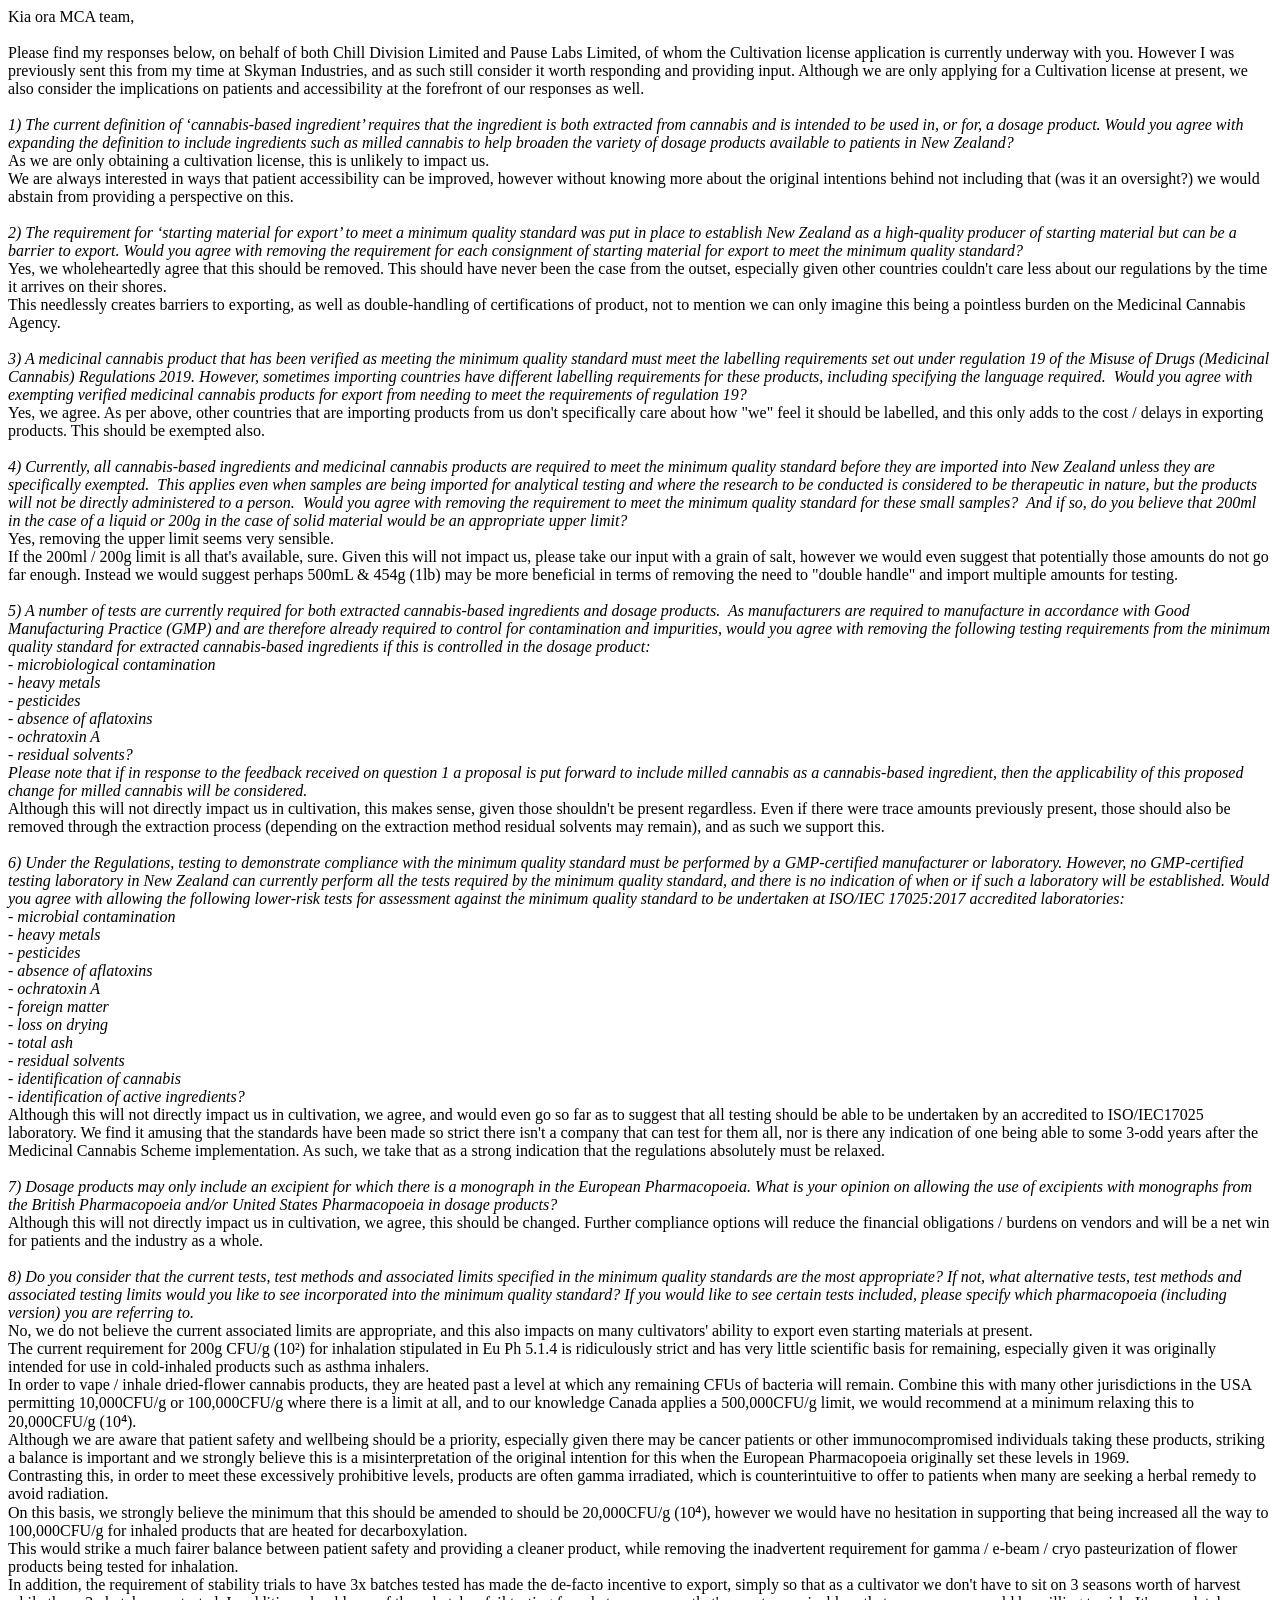
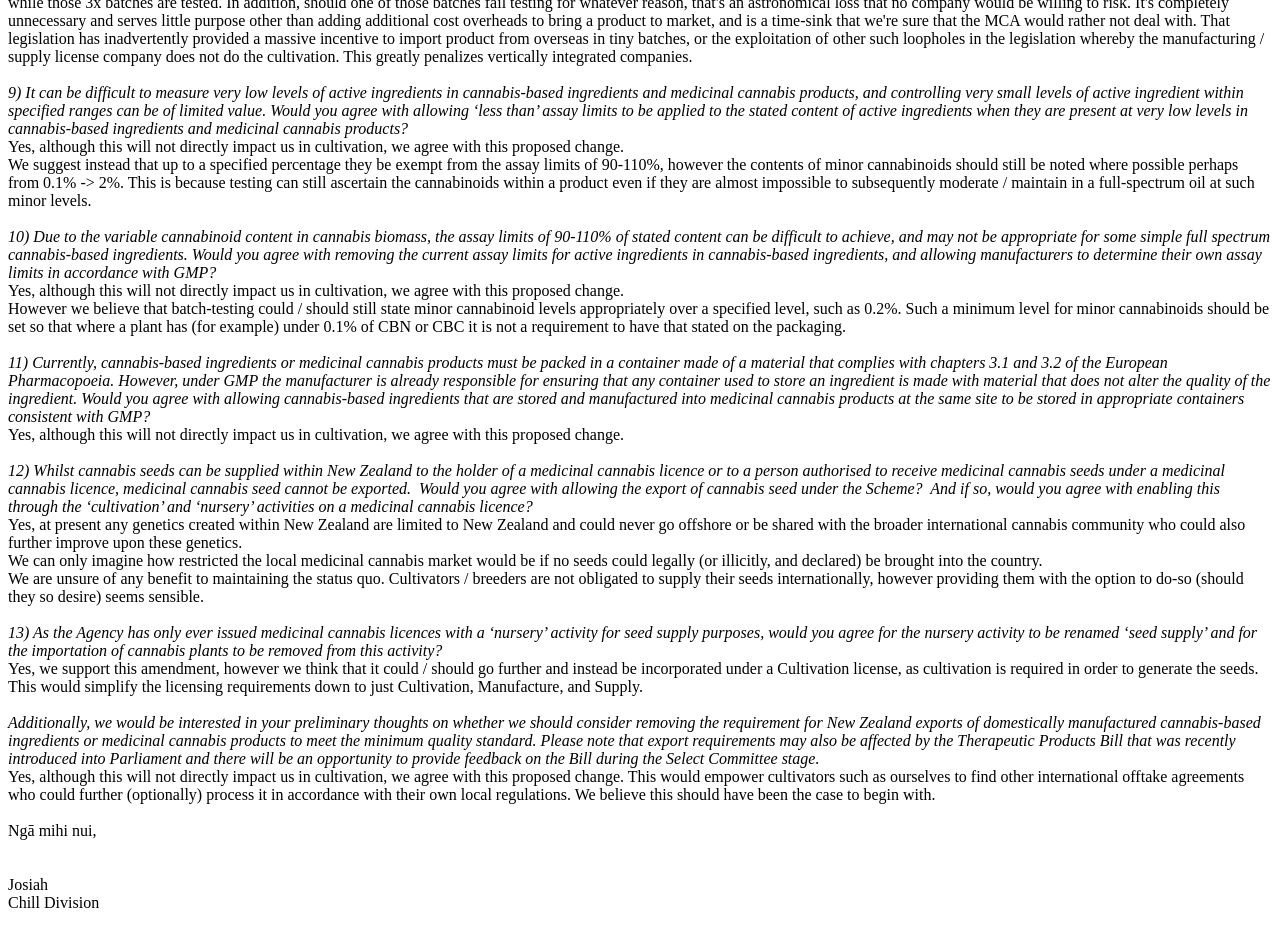
<file: 202301/feedback-email-reply.htm>
<html>

<head>
<style>
<!--
 /* Font Definitions */
 @font-face
	{font-family:"Cambria Math";
	panose-1:2 4 5 3 5 4 6 3 2 4;
	mso-font-charset:0;
	mso-generic-font-family:roman;
	mso-font-pitch:variable;
	mso-font-signature:-536869121 1107305727 33554432 0 415 0;}
@font-face
	{font-family:Calibri;
	panose-1:2 15 5 2 2 2 4 3 2 4;
	mso-font-charset:0;
	mso-generic-font-family:swiss;
	mso-font-pitch:variable;
	mso-font-signature:-469750017 -1040178053 9 0 511 0;}
@font-face
	{font-family:Verdana;
	panose-1:2 11 6 4 3 5 4 4 2 4;
	mso-font-charset:0;
	mso-generic-font-family:swiss;
	mso-font-pitch:variable;
	mso-font-signature:-1610610945 1073750107 16 0 415 0;}
 /* Style Definitions */
 p.MsoNormal, li.MsoNormal, div.MsoNormal
	{mso-style-unhide:no;
	mso-style-qformat:yes;
	mso-style-parent:"";
	margin-top:0cm;
	margin-right:0cm;
	margin-bottom:10.0pt;
	margin-left:0cm;
	line-height:115%;
	mso-pagination:widow-orphan;
	font-size:11.0pt;
	font-family:"Calibri","sans-serif";
	mso-ascii-font-family:Calibri;
	mso-ascii-theme-font:minor-latin;
	mso-fareast-font-family:Calibri;
	mso-fareast-theme-font:minor-latin;
	mso-hansi-font-family:Calibri;
	mso-hansi-theme-font:minor-latin;
	mso-bidi-font-family:"Times New Roman";
	mso-bidi-theme-font:minor-bidi;}
span.SpellE
	{mso-style-name:"";
	mso-spl-e:yes;}
span.GramE
	{mso-style-name:"";
	mso-gram-e:yes;}
.MsoChpDefault
	{mso-style-type:export-only;
	mso-default-props:yes;
	mso-ascii-font-family:Calibri;
	mso-ascii-theme-font:minor-latin;
	mso-fareast-font-family:Calibri;
	mso-fareast-theme-font:minor-latin;
	mso-hansi-font-family:Calibri;
	mso-hansi-theme-font:minor-latin;
	mso-bidi-font-family:"Times New Roman";
	mso-bidi-theme-font:minor-bidi;}
.MsoPapDefault
	{mso-style-type:export-only;
	margin-bottom:10.0pt;
	line-height:115%;}
@page Section1
	{size:612.0pt 792.0pt;
	margin:72.0pt 72.0pt 72.0pt 72.0pt;
	mso-header-margin:35.4pt;
	mso-footer-margin:35.4pt;
	mso-paper-source:0;}
div.Section1
	{page:Section1;}
-->
</style>
<style>
 /* Style Definitions */
 table.MsoNormalTable
	{mso-style-name:"Table Normal";
	mso-tstyle-rowband-size:0;
	mso-tstyle-colband-size:0;
	mso-style-noshow:yes;
	mso-style-priority:99;
	mso-style-qformat:yes;
	mso-style-parent:"";
	mso-padding-alt:0cm 5.4pt 0cm 5.4pt;
	mso-para-margin-top:0cm;
	mso-para-margin-right:0cm;
	mso-para-margin-bottom:10.0pt;
	mso-para-margin-left:0cm;
	line-height:115%;
	mso-pagination:widow-orphan;
	font-size:11.0pt;
	font-family:"Calibri","sans-serif";
	mso-ascii-font-family:Calibri;
	mso-ascii-theme-font:minor-latin;
	mso-hansi-font-family:Calibri;
	mso-hansi-theme-font:minor-latin;
	mso-bidi-font-family:"Times New Roman";
	mso-bidi-theme-font:minor-bidi;}
</style>
<![endif]--><!--[if gte mso 9]><xml>
 <o:shapedefaults v:ext="edit" spidmax="2050"/>
</xml><![endif]--><!--[if gte mso 9]><xml>
 <o:shapelayout v:ext="edit">
  <o:idmap v:ext="edit" data="1"/>
 </o:shapelayout></xml><![endif]-->
</head>

<body lang=EN-US style='tab-interval:36.0pt'>

<div class=Section1>

<p class=MsoNormal style='margin-bottom:0cm;margin-bottom:.0001pt;line-height:
normal'><span style='font-size:12.0pt;font-family:"Verdana","sans-serif";
mso-fareast-font-family:"Times New Roman";mso-bidi-font-family:Arial;
color:black'>Kia <span class=SpellE>ora</span> MCA team,<o:p></o:p></span></p>

<p class=MsoNormal style='margin-bottom:0cm;margin-bottom:.0001pt;line-height:
normal'><span style='font-size:12.0pt;font-family:"Verdana","sans-serif";
mso-fareast-font-family:"Times New Roman";mso-bidi-font-family:Arial;
color:black'><o:p>&nbsp;</o:p></span></p>

<p class=MsoNormal style='margin-bottom:0cm;margin-bottom:.0001pt;line-height:
normal'><span style='font-size:12.0pt;font-family:"Verdana","sans-serif";
mso-fareast-font-family:"Times New Roman";mso-bidi-font-family:Arial;
color:black'>Please find my responses below, on behalf of both Chill Division
Limited and Pause Labs Limited, of whom the Cultivation license application is
currently underway with you. However I was previously sent this from
my time at Skyman Industries, and as such still consider it worth responding
and providing input. Although we are only applying for a Cultivation license at
present, we also consider the implications on patients and accessibility at the
forefront of our responses as well.<o:p></o:p></span></p>

<p class=MsoNormal style='margin-bottom:0cm;margin-bottom:.0001pt;line-height:
normal'><span style='font-size:12.0pt;font-family:"Verdana","sans-serif";
mso-fareast-font-family:"Times New Roman";mso-bidi-font-family:Arial;
color:black'><o:p>&nbsp;</o:p></span></p>

<p class=MsoNormal style='margin-bottom:0cm;margin-bottom:.0001pt;line-height:
normal'><i><span style='font-size:12.0pt;font-family:"Verdana","sans-serif";
mso-fareast-font-family:"Times New Roman";mso-bidi-font-family:Arial;
color:black'>1) The current definition of �cannabis-based ingredient� requires
that the ingredient is both extracted from cannabis and is intended to be used
in, or for, a dosage product. Would you agree with expanding the definition to
include ingredients such as milled cannabis to help broaden the variety of
dosage products available to patients in New Zealand?<br>
</span></i><span style='font-size:12.0pt;font-family:"Verdana","sans-serif";
mso-fareast-font-family:"Times New Roman";mso-bidi-font-family:Arial;
color:black'>As we are only obtaining a cultivation license, this is unlikely
to impact us.<o:p></o:p></span></p>

<p class=MsoNormal style='margin-bottom:0cm;margin-bottom:.0001pt;line-height:
normal'><span style='font-size:12.0pt;font-family:"Verdana","sans-serif";
mso-fareast-font-family:"Times New Roman";mso-bidi-font-family:Arial;
color:black'>We are always interested in ways that patient accessibility can be
improved, however without knowing more about the original intentions behind not
including that (was it an oversight?) we would abstain from providing a
perspective on this.<br>
<br>
<i>2) The requirement for �starting material for export� to meet a minimum
quality standard was put in place to establish New Zealand as a high-quality
producer of starting material but can be a barrier to export. Would you agree
with removing the requirement for each consignment of starting material for
export to meet the minimum quality standard?</i><br>
Yes, we wholeheartedly agree that this should be removed. This should have
never been the case from the outset, especially given other countries couldn't
care less about our regulations by the time it arrives on their shores.<o:p></o:p></span></p>

<p class=MsoNormal style='margin-bottom:0cm;margin-bottom:.0001pt;line-height:
normal'><span style='font-size:12.0pt;font-family:"Verdana","sans-serif";
mso-fareast-font-family:"Times New Roman";mso-bidi-font-family:Arial;
color:black'>This needlessly creates barriers to exporting, as well as
double-handling of certifications of product, not to mention we can only
imagine this being a pointless burden on the Medicinal Cannabis Agency.<br>
<br>
<i>3) A medicinal cannabis product that has been verified as meeting the
minimum quality standard must meet the <span class=SpellE>labelling</span>
requirements set out under regulation 19 of the Misuse of Drugs (Medicinal
Cannabis) Regulations 2019. However, sometimes importing countries have
different <span class=SpellE>labelling</span> requirements for these products,
including specifying the language required.&nbsp; Would you agree with
exempting verified medicinal cannabis products for export from needing to meet
the requirements of regulation 19?<br>
</i>Yes, we agree. As per above, other countries that are importing products
from us don't specifically care about how &quot;we&quot; feel it should be <span
class=SpellE>labelled</span>, and this only adds to the cost / delays in
exporting products. This should be exempted also.<br>
<br>
<i>4) Currently, all cannabis-based ingredients and medicinal cannabis products
are required to meet the minimum quality standard before they are imported into
New Zealand unless they are specifically exempted.&nbsp; This applies even when
samples are being imported for analytical testing and where the research to be
conducted is considered to be therapeutic in nature, but the products will not
be directly administered to a person.&nbsp; Would you agree with removing the
requirement to meet the minimum quality standard for these small samples?&nbsp;
And if so, do you believe that 200ml in the case of a liquid or 200g in the
case of solid material would be an appropriate upper limit?</i><br>
Yes, removing the upper limit seems very sensible.<o:p></o:p></span></p>

<p class=MsoNormal style='margin-bottom:0cm;margin-bottom:.0001pt;line-height:
normal'><span style='font-size:12.0pt;font-family:"Verdana","sans-serif";
mso-fareast-font-family:"Times New Roman";mso-bidi-font-family:Arial;
color:black'>If the 200ml / 200g limit is all that's available, sure. Given
this will not impact us, please take our input with a grain of salt, however we
would even suggest that potentially those amounts do not go far enough. Instead
we would suggest perhaps 500mL &amp; 454g (1lb) may be more beneficial in terms
of removing the need to &quot;double handle&quot; and import multiple amounts
for testing.<br>
<br>
<i>5) A number of tests are currently required for both extracted
cannabis-based ingredients and dosage products.&nbsp; As manufacturers are
required to manufacture in accordance with Good Manufacturing Practice (GMP)
and are therefore already required to control for contamination and impurities,
would you agree with removing the following testing requirements from the
minimum quality standard for extracted cannabis-based ingredients if this is
controlled in the dosage product<span class=GramE>:</span><br>
- microbiological contamination<br>
- heavy metals<br>
- pesticides<br>
- absence of <span class=SpellE>aflatoxins</span><br>
- <span class=SpellE>ochratoxin</span> A<br>
- residual solvents?<br>
Please note that if in response to the feedback received on question 1 a
proposal is put forward to include milled cannabis as a cannabis-based
ingredient, then the applicability of this proposed change for milled cannabis
will be considered.</i><br>
Although this will not directly impact us in cultivation, this makes sense,
given those shouldn't be present regardless. Even if there were trace amounts
previously present, those should also be removed through the extraction process
(depending on the extraction method residual solvents may remain), and as such
we support this.<o:p></o:p></span></p>

<p class=MsoNormal style='margin-bottom:0cm;margin-bottom:.0001pt;line-height:
normal'><span style='font-size:12.0pt;font-family:"Verdana","sans-serif";
mso-fareast-font-family:"Times New Roman";mso-bidi-font-family:Arial;
color:black'><br>
<i>6) Under the Regulations, testing to demonstrate compliance with the minimum
quality standard must be performed by a GMP-certified manufacturer or laboratory.
However, no GMP-certified testing laboratory in New Zealand can currently
perform all the tests required by the minimum quality standard, and there is no
indication of when or if such a laboratory will be established. Would you agree
with allowing the following lower-risk tests for assessment against the minimum
quality standard to be undertaken at ISO/IEC 17025:2017 accredited laboratories<span
class=GramE>:</span><br>
- microbial contamination<br>
- heavy metals<br>
- pesticides<br>
- absence of <span class=SpellE>aflatoxins</span><br>
- <span class=SpellE>ochratoxin</span> A<br>
- foreign matter<br>
- loss on drying<br>
- total ash<br>
- residual solvents<br>
- identification of cannabis<br>
- identification of active ingredients?</i><o:p></o:p></span></p>

<p class=MsoNormal style='margin-bottom:0cm;margin-bottom:.0001pt;line-height:
normal'><span style='font-size:12.0pt;font-family:"Verdana","sans-serif";
mso-fareast-font-family:"Times New Roman";mso-bidi-font-family:Arial;
color:black'>Although this will not directly impact us in cultivation, we
agree, and would even go so far as to suggest that all testing should be able to
be undertaken by an accredited to ISO/IEC17025 laboratory. We find it amusing
that the standards have been made so strict there isn't a company that can test
for them all, nor is there any indication of one being able to some 3-odd years
after the Medicinal Cannabis Scheme implementation. As such, we take that as a
strong indication that the regulations absolutely must be relaxed.<br>
<br>
<i>7) Dosage products may only include an <span class=SpellE>excipient</span>
for which there is a monograph in the European Pharmacopoeia. What is your opinion
on allowing the use of <span class=SpellE>excipients</span> with monographs
from the British Pharmacopoeia and/or United States Pharmacopoeia in dosage
products?</i><br>
Although this will not directly impact us in cultivation, we agree, this should
be changed. Further compliance options will reduce the financial obligations /
burdens on vendors and will be a net win for patients and the industry as a
whole.<br>
&nbsp;<br>
<i>8) Do you consider that the current tests, test methods and associated
limits specified in the minimum quality standards are the most appropriate? If
not, what alternative tests, test methods and associated testing limits would
you like to see incorporated into the minimum quality standard? If you would
like to see certain tests included, please specify which pharmacopoeia (including
version) you are referring to.<br>
</i>No, we do not believe the current associated limits are appropriate, and
this also impacts on many cultivators' ability to export even starting materials
at present.<o:p></o:p></span></p>

<p class=MsoNormal style='margin-bottom:0cm;margin-bottom:.0001pt;line-height:
normal'><span style='font-size:12.0pt;font-family:"Verdana","sans-serif";
mso-fareast-font-family:"Times New Roman";mso-bidi-font-family:Arial;
color:black'>The current requirement for 200g CFU/g (10�) for inhalation
stipulated in <span class=SpellE>Eu</span> Ph 5.1.4 is ridiculously strict and
has very little scientific basis for remaining, especially given it was
originally intended for use in cold-inhaled products such as asthma inhalers.<o:p></o:p></span></p>

<p class=MsoNormal style='margin-bottom:0cm;margin-bottom:.0001pt;line-height:
normal'><span style='font-size:12.0pt;font-family:"Verdana","sans-serif";
mso-fareast-font-family:"Times New Roman";mso-bidi-font-family:Arial;
color:black'>In order to <span class=SpellE>vape</span> / inhale dried-flower
cannabis products, they are heated past a level at which any remaining CFUs of
bacteria will remain. Combine this with many other jurisdictions in the USA
permitting 10,000CFU/g or 100,000CFU/g where there is a limit at all, and to
our knowledge Canada applies a 500,000CFU/g limit, we would recommend at a
minimum relaxing this to 20,000CFU/g (10&#8308;).<o:p></o:p></span></p>

<p class=MsoNormal style='margin-bottom:0cm;margin-bottom:.0001pt;line-height:
normal'><span style='font-size:12.0pt;font-family:"Verdana","sans-serif";
mso-fareast-font-family:"Times New Roman";mso-bidi-font-family:Arial;
color:black'>Although we are aware that patient safety and wellbeing should be
a priority, especially given there may be cancer patients or other <span
class=SpellE>immunocompromised</span> individuals taking these products,
striking a balance is important and we strongly believe this is a
misinterpretation of the original intention for this when the&nbsp;European
Pharmacopoeia originally set these levels in 1969.<o:p></o:p></span></p>

<p class=MsoNormal style='margin-bottom:0cm;margin-bottom:.0001pt;line-height:
normal'><span style='font-size:12.0pt;font-family:"Verdana","sans-serif";
mso-fareast-font-family:"Times New Roman";mso-bidi-font-family:Arial;
color:black'>Contrasting this, in order to meet these excessively prohibitive
levels, products are often gamma irradiated, which is counterintuitive to offer
to patients when many are seeking <span class=GramE>a</span> herbal remedy to
avoid radiation.<o:p></o:p></span></p>

<p class=MsoNormal style='margin-bottom:0cm;margin-bottom:.0001pt;line-height:
normal'><span style='font-size:12.0pt;font-family:"Verdana","sans-serif";
mso-fareast-font-family:"Times New Roman";mso-bidi-font-family:Arial;
color:black'>On this basis, we strongly believe the minimum that this should be
amended to should be 20,000CFU/g (10&#8308;)<span class=GramE>,</span> however
we would have no hesitation in supporting that being increased all the way to
100,000CFU/g for inhaled products that are heated for <span class=SpellE>decarboxylation</span>.<o:p></o:p></span></p>

<p class=MsoNormal style='margin-bottom:0cm;margin-bottom:.0001pt;line-height:
normal'><span style='font-size:12.0pt;font-family:"Verdana","sans-serif";
mso-fareast-font-family:"Times New Roman";mso-bidi-font-family:Arial;
color:black'>This would strike a much fairer balance between patient safety and providing a cleaner product, while removing the inadvertent requirement for gamma / e-beam / cryo pasteurization of flower products being tested for inhalation.</span></p>
<p class=MsoNormal style='margin-bottom:0cm;margin-bottom:.0001pt;line-height:
normal'><span style='font-size:12.0pt;font-family:"Verdana","sans-serif";
mso-fareast-font-family:"Times New Roman";mso-bidi-font-family:Arial;
color:black'>In addition, the requirement of stability trials to have 3x batches tested has made the de-facto incentive to export, simply so that as a cultivator we don't have to sit on 3 seasons worth of harvest while those 3x batches are tested. In addition, should one of those batches fail testing for whatever reason, that's an astronomical loss that no company would be willing to risk. It's completely unnecessary and serves little purpose other than adding additional cost overheads to bring a product to market, and is a time-sink that we're sure that the MCA would rather not deal with. That legislation has inadvertently provided a massive incentive to import product from overseas in tiny batches, or the exploitation of other such loopholes in the legislation whereby the manufacturing / supply license company does not do the cultivation. This greatly penalizes vertically integrated companies.</span></p>

<p class=MsoNormal style='margin-bottom:0cm;margin-bottom:.0001pt;line-height:
normal'><span style='font-size:12.0pt;font-family:"Verdana","sans-serif";
mso-fareast-font-family:"Times New Roman";mso-bidi-font-family:Arial;
color:black'><br>
<i>9) It can be difficult to measure very low levels of active ingredients in
cannabis-based ingredients and medicinal cannabis products, and controlling
very small levels of active ingredient within specified ranges can be of
limited value. Would you agree with allowing �less than� assay limits to be
applied to the stated content of active ingredients when they are present at
very low levels in cannabis-based ingredients and medicinal cannabis products?</i><br>
Yes, although this will not directly impact us in cultivation, we agree with
this proposed change.<o:p></o:p></span></p>

<p class=MsoNormal style='margin-bottom:0cm;margin-bottom:.0001pt;line-height:
normal'><span style='font-size:12.0pt;font-family:"Verdana","sans-serif";
mso-fareast-font-family:"Times New Roman";mso-bidi-font-family:Arial;
color:black'>We suggest instead that up to a specified percentage they be
exempt from the assay limits of 90-110%<span class=GramE>,</span> however the
contents of minor <span class=SpellE>cannabinoids</span> should still be noted
where possible perhaps from 0.1% -&gt; 2%. This is because testing can still
ascertain the <span class=SpellE>cannabinoids</span> within a product even if
they are almost impossible to subsequently moderate / maintain in <span
class=GramE>a full</span>-spectrum oil at such minor levels.<br>
<br>
<i>10) Due to the variable <span class=SpellE>cannabinoid</span> content in
cannabis biomass, the assay limits of 90-110% of stated content can be
difficult to achieve, and may not be appropriate for some simple full spectrum
cannabis-based ingredients. Would you agree with removing the current assay
limits for active ingredients in cannabis-based ingredients, and allowing
manufacturers to determine their own assay limits in accordance with GMP?</i><br>
Yes, although this will not directly impact us in cultivation, we agree with
this proposed change.<o:p></o:p></span></p>

<p class=MsoNormal style='margin-bottom:0cm;margin-bottom:.0001pt;line-height:
normal'><span style='font-size:12.0pt;font-family:"Verdana","sans-serif";
mso-fareast-font-family:"Times New Roman";mso-bidi-font-family:Arial;
color:black'>However we believe that batch-testing could / should still state
minor <span class=SpellE>cannabinoid</span> levels appropriately over a
specified level, such as 0.2%. Such a minimum level for minor <span
class=SpellE>cannabinoids</span> should be set so that where a plant has (for
example) under 0.1% of CBN or CBC it is not a requirement to have that stated
on the packaging.<o:p></o:p></span></p>

<p class=MsoNormal style='margin-bottom:0cm;margin-bottom:.0001pt;line-height:
normal'><span style='font-size:12.0pt;font-family:"Verdana","sans-serif";
mso-fareast-font-family:"Times New Roman";mso-bidi-font-family:Arial;
color:black'><br>
<i>11) Currently, cannabis-based ingredients or medicinal cannabis products
must be packed in a container made of a material that complies with chapters
3.1 and 3.2 of the European Pharmacopoeia. However, under GMP the manufacturer
is already responsible for ensuring that any container used to store an
ingredient is made with material that does not alter the quality of the
ingredient. Would you agree with allowing cannabis-based ingredients that are
stored and manufactured into medicinal cannabis products at the same site to be
stored in appropriate containers consistent with GMP?</i><br>
Yes, although this will not directly impact us in cultivation, we agree with
this proposed change.<br>
&nbsp;<br>
<i>12) Whilst cannabis seeds can be supplied within New Zealand to the holder
of a medicinal cannabis <span class=SpellE>licence</span> or to a person <span
class=SpellE>authorised</span> to receive medicinal cannabis seeds under a
medicinal cannabis <span class=SpellE>licence</span>, medicinal cannabis seed
cannot be exported.&nbsp; Would you agree with allowing the export of cannabis
seed under the Scheme?&nbsp; And if so, would you agree with enabling this
through the �cultivation� and �nursery� activities on a medicinal cannabis <span
class=SpellE>licence</span>?</i><br>
Yes, at present any genetics created within New Zealand are limited to New
Zealand and could never go offshore or be shared with the broader international
cannabis community who could also further improve upon these genetics.<o:p></o:p></span></p>

<p class=MsoNormal style='margin-bottom:0cm;margin-bottom:.0001pt;line-height:
normal'><span style='font-size:12.0pt;font-family:"Verdana","sans-serif";
mso-fareast-font-family:"Times New Roman";mso-bidi-font-family:Arial;
color:black'>We can only imagine how restricted the local medicinal cannabis
market would be if no seeds could legally (or illicitly, and declared) be
brought into the country.<o:p></o:p></span></p>

<p class=MsoNormal style='margin-bottom:0cm;margin-bottom:.0001pt;line-height:
normal'><span style='font-size:12.0pt;font-family:"Verdana","sans-serif";
mso-fareast-font-family:"Times New Roman";mso-bidi-font-family:Arial;
color:black'>We are unsure of any benefit to maintaining the status quo.
Cultivators / breeders are not obligated to supply their seeds internationally,
however providing them with the option to do-so (should they so desire) seems
sensible.<br>
<br>
<i>13) As the Agency has only ever issued medicinal cannabis <span
class=SpellE>licences</span> with a �nursery� activity for seed supply
purposes, would you agree for the nursery activity to be renamed �seed supply�
and for the importation of cannabis plants to be removed from this activity?</i><br>
Yes, we support this amendment, however we think that it could / should go
further and instead be incorporated under a Cultivation license, as cultivation
is required in order to generate the seeds. This would simplify the licensing
requirements down to just Cultivation, Manufacture, and Supply.<br>
<br>
<i>Additionally, we would be interested in your preliminary thoughts on whether
we should consider removing the requirement for New Zealand exports of
domestically manufactured cannabis-based ingredients or medicinal cannabis
products to meet the minimum quality standard. Please note that export
requirements may also be affected by the Therapeutic Products Bill that was
recently introduced into Parliament and there will be an opportunity to provide
feedback on the Bill during the Select Committee stage.</i><br>
Yes, although this will not directly impact us in cultivation, we agree with
this proposed change. This would empower cultivators such as <span class=GramE>ourselves</span>
to find other international offtake agreements who could further (optionally)
process it in accordance with their own local regulations. We believe this
should have been the case to begin with.<br>
<br>
Ng&#257; mihi <span class=SpellE>nui</span>,<o:p></o:p></span></p>

<p class=MsoNormal style='margin-bottom:0cm;margin-bottom:.0001pt;line-height:
normal'><span style='font-size:12.0pt;font-family:"Verdana","sans-serif";
mso-fareast-font-family:"Times New Roman";mso-bidi-font-family:Arial;
color:black'><o:p>&nbsp;</o:p></span></p>

<p class=MsoNormal style='margin-bottom:0cm;margin-bottom:.0001pt;line-height:
normal'><span style='font-size:12.0pt;font-family:"Verdana","sans-serif";
mso-fareast-font-family:"Times New Roman";mso-bidi-font-family:Arial;
color:black'><o:p>&nbsp;</o:p></span></p>

<p class=MsoNormal style='margin-bottom:0cm;margin-bottom:.0001pt;line-height:
normal'><span style='font-size:12.0pt;font-family:"Verdana","sans-serif";
mso-fareast-font-family:"Times New Roman";mso-bidi-font-family:Arial;
color:black'>Josiah<o:p></o:p></span></p>

<p class=MsoNormal style='margin-bottom:0cm;margin-bottom:.0001pt;line-height:
normal'><span style='font-size:12.0pt;font-family:"Verdana","sans-serif";
mso-fareast-font-family:"Times New Roman";mso-bidi-font-family:Arial;
color:black'>Chill Division<o:p></o:p></span></p>

<p class=MsoNormal><o:p>&nbsp;</o:p></p>

</div>

</body>

</html>
</file>
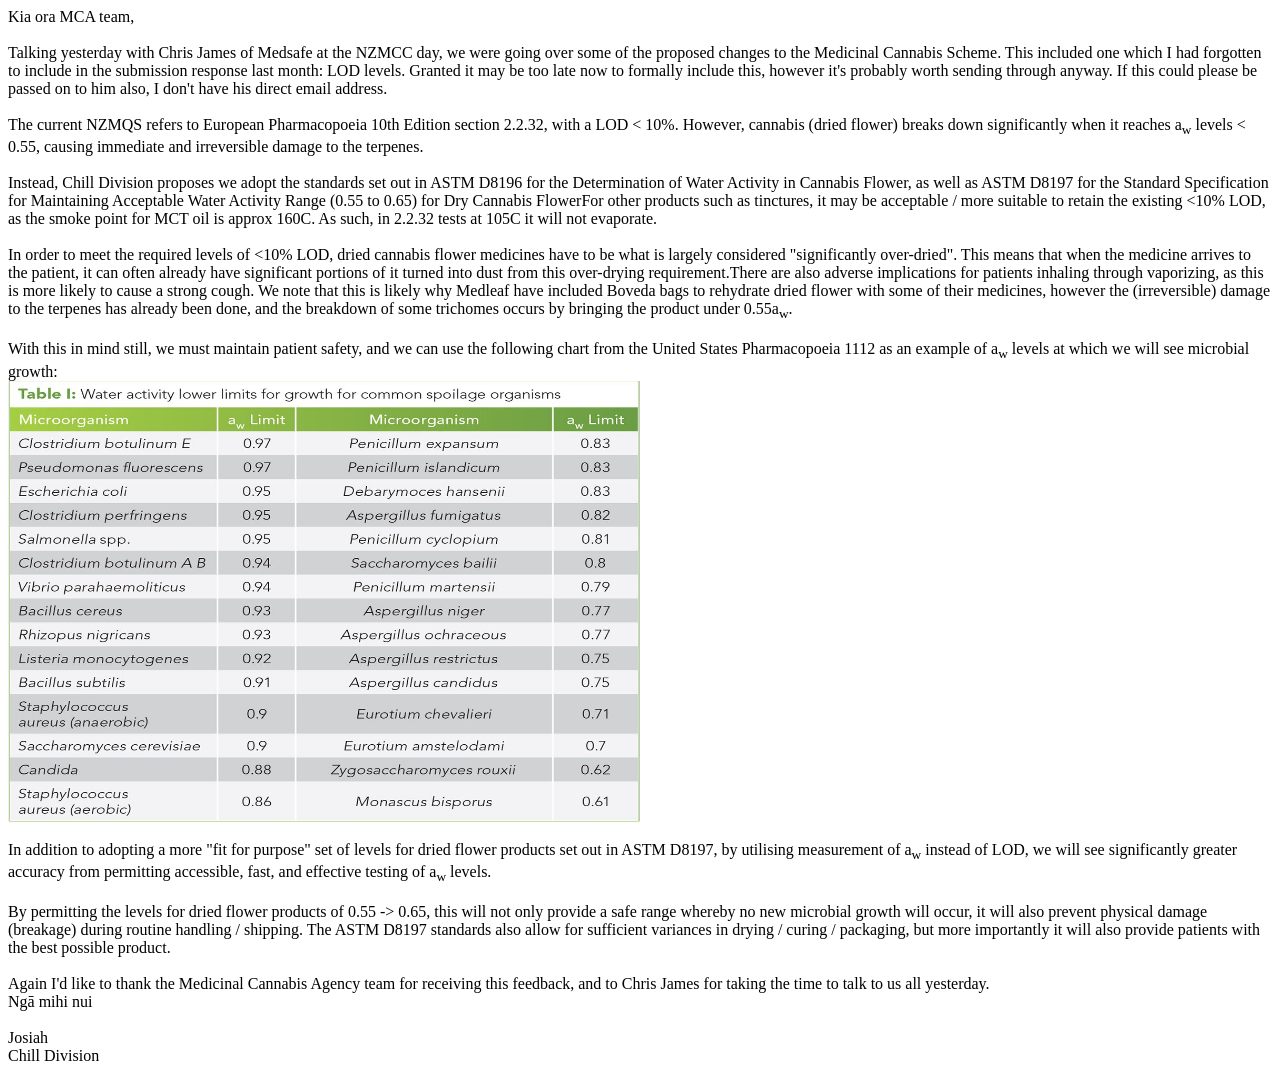
<file: 202302/medsafe-email-20230224.htm>
<html>
<head>
<!-- Sets initial viewport load and disables zooming  -->
<meta name="viewport" content="initial-scale=1, maximum-scale=1">
<title>Email to Medicinal Cannabis Agency / Medsafe, 20230224</title>
</head>

<body>
<p style="font-family:verdana">Kia ora MCA team,
<br />
<br />Talking yesterday with Chris James of Medsafe at the NZMCC day, we were going over some of the proposed changes to the Medicinal Cannabis Scheme. This included one which I had forgotten to include in the submission response last month: LOD levels. Granted it may be too late now to formally include this, however it's probably worth sending through anyway. If this could please be passed on to him also, I don't have his direct email address.
<br />
<br />The current NZMQS refers to European Pharmacopoeia 10th Edition section 2.2.32, with a LOD < 10%. However, cannabis (dried flower) breaks down significantly when it reaches a<sub>w</sub> levels < 0.55, causing immediate and irreversible damage to the terpenes.
<br />
<br />Instead, Chill Division proposes we adopt the standards set out in ASTM D8196 for the Determination of Water Activity in Cannabis Flower, as well as ASTM D8197 for the Standard Specification for Maintaining Acceptable Water Activity Range (0.55 to 0.65) for Dry Cannabis FlowerFor other products such as tinctures, it may be acceptable / more suitable to retain the existing <10% LOD, as the smoke point for MCT oil is approx 160C. As such, in 2.2.32 tests at 105C it will not evaporate.
<br />
<br />In order to meet the required levels of <10% LOD, dried cannabis flower medicines have to be what is largely considered "significantly over-dried". This means that when the medicine arrives to the patient, it can often already have significant portions of it turned into dust from this over-drying requirement.There are also adverse implications for patients inhaling through vaporizing, as this is more likely to cause a strong cough. We note that this is likely why Medleaf have included Boveda bags to rehydrate dried flower with some of their medicines, however the (irreversible) damage to the terpenes has already been done, and the breakdown of some trichomes occurs by bringing the product under 0.55a<sub>w</sub>.
<br />
<br />With this in mind still, we must maintain patient safety, and we can use the following chart from the United States Pharmacopoeia 1112 as an example of a<sub>w</sub> levels at which we will see microbial growth: 
<br /><img src='growth-chart.png' style="width: 50%; height: 50%" /><br />
<br />In addition to adopting a more "fit for purpose" set of levels for dried flower products set out in ASTM D8197, by utilising measurement of a<sub>w</sub> instead of LOD, we will see significantly greater accuracy from permitting accessible, fast, and effective testing of a<sub>w</sub> levels.
<br />
<br />By permitting the levels for dried flower products of 0.55 -> 0.65, this will not only provide a safe range whereby no new microbial growth will occur, it will also prevent physical damage (breakage) during routine handling / shipping. The ASTM D8197 standards also allow for sufficient variances in drying / curing / packaging, but more importantly it will also provide patients with the best possible product.
<br />
<br />Again I'd like to thank the Medicinal Cannabis Agency team for receiving this feedback, and to Chris James for taking the time to talk to us all yesterday.
<br />Ngā mihi nui
<br />
<br />Josiah
<br />Chill Division</p>
</body>
</html>
</file>
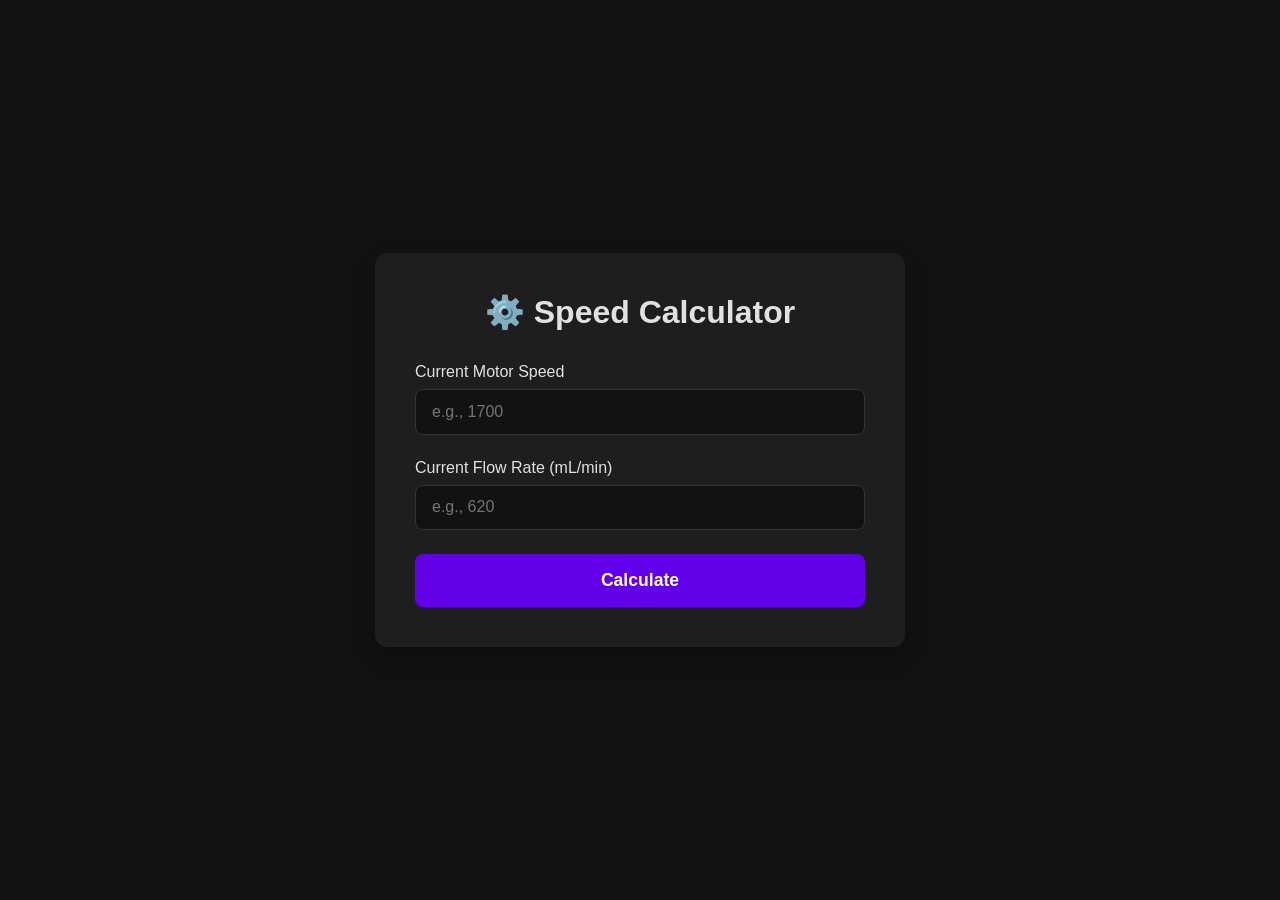
<file: 202508/abd_calc.html>
<!DOCTYPE html>
<html lang="en">
<head>
    <meta charset="UTF-8">
    <meta name="viewport" content="width=device-width, initial-scale=1.0">
    <title>Flow Rate Calculator</title>
    <style>
        :root {
            --background-color: #121212;
            --surface-color: #1e1e1e;
            --primary-color: #6200ea;
            --on-primary-color: #ffffff;
            --on-surface-color: #e1e1e1;
            --border-color: #333333;
        }

        body {
            font-family: -apple-system, BlinkMacSystemFont, "Segoe UI", Roboto, "Helvetica Neue", Arial, sans-serif;
            background-color: var(--background-color);
            color: var(--on-surface-color);
            display: flex;
            justify-content: center;
            align-items: center;
            min-height: 100vh;
            margin: 0;
            padding: 20px;
            box-sizing: border-box;
        }

        .container {
            background-color: var(--surface-color);
            padding: 2.5rem;
            border-radius: 12px;
            box-shadow: 0 10px 25px rgba(0, 0, 0, 0.3);
            width: 100%;
            max-width: 450px;
            text-align: center;
        }

        h1 {
            margin-top: 0;
            margin-bottom: 2rem;
            font-size: 2rem;
            color: var(--on-surface-color);
        }

        .input-group {
            margin-bottom: 1.5rem;
            text-align: left;
        }

        label {
            display: block;
            margin-bottom: 0.5rem;
            font-weight: 500;
        }

        input[type="number"] {
            width: 100%;
            padding: 0.8rem 1rem;
            border-radius: 8px;
            border: 1px solid var(--border-color);
            background-color: var(--background-color);
            color: var(--on-surface-color);
            font-size: 1rem;
            box-sizing: border-box;
            transition: border-color 0.3s, box-shadow 0.3s;
        }

        input[type="number"]:focus {
            outline: none;
            border-color: var(--primary-color);
            box-shadow: 0 0 0 3px rgba(98, 0, 234, 0.3);
        }

        button {
            width: 100%;
            padding: 1rem;
            border: none;
            border-radius: 8px;
            background-color: var(--primary-color);
            color: var(--on-primary-color);
            font-size: 1.1rem;
            font-weight: bold;
            cursor: pointer;
            transition: background-color 0.3s, transform 0.1s;
        }

        button:hover {
            background-color: #7b1fa2;
        }

        button:active {
            transform: scale(0.98);
        }

        #result {
            margin-top: 2rem;
            padding: 1.5rem;
            border-radius: 8px;
            background-color: var(--background-color);
            display: none; /* Hidden by default */
        }
        
        #result-value {
            font-size: 2.5rem;
            font-weight: bold;
            color: var(--primary-color);
            display: block;
        }

        #result-label {
            margin-top: 0.5rem;
            font-size: 1rem;
        }
    </style>
</head>
<body>

    <div class="container">
        <h1>⚙️ Speed Calculator</h1>
        
        <div class="input-group">
            <label for="currentSpeed">Current Motor Speed</label>
            <input type="number" id="currentSpeed" placeholder="e.g., 1700">
        </div>
        
        <div class="input-group">
            <label for="currentFlow">Current Flow Rate (mL/min)</label>
            <input type="number" id="currentFlow" placeholder="e.g., 620">
        </div>
        
        <button onclick="calculateSpeed()">Calculate</button>
        
        <div id="result">
             <span id="result-label">Recommended Speed for 600 mL/min:</span>
             <span id="result-value"></span>
        </div>
    </div>

    <script>
        function calculateSpeed() {
            // Get values from input fields
            const currentSpeed = parseFloat(document.getElementById('currentSpeed').value);
            const currentFlow = parseFloat(document.getElementById('currentFlow').value);
            const targetFlow = 600;

            const resultDiv = document.getElementById('result');
            const resultValueSpan = document.getElementById('result-value');

            // Validate inputs
            if (isNaN(currentSpeed) || isNaN(currentFlow) || currentSpeed <= 0 || currentFlow <= 0) {
                resultValueSpan.textContent = 'Error';
                document.getElementById('result-label').textContent = 'Please enter valid numbers.';
                resultDiv.style.display = 'block';
                return;
            }
            
            // Calculate the new speed
            const newSpeed = (currentSpeed / currentFlow) * targetFlow;
            const roundedSpeed = Math.round(newSpeed);

            // Display the result
            document.getElementById('result-label').textContent = 'Recommended Speed for 600 mL/min:';
            resultValueSpan.textContent = roundedSpeed;
            resultDiv.style.display = 'block';
        }
    </script>

</body>
</html>
</file>
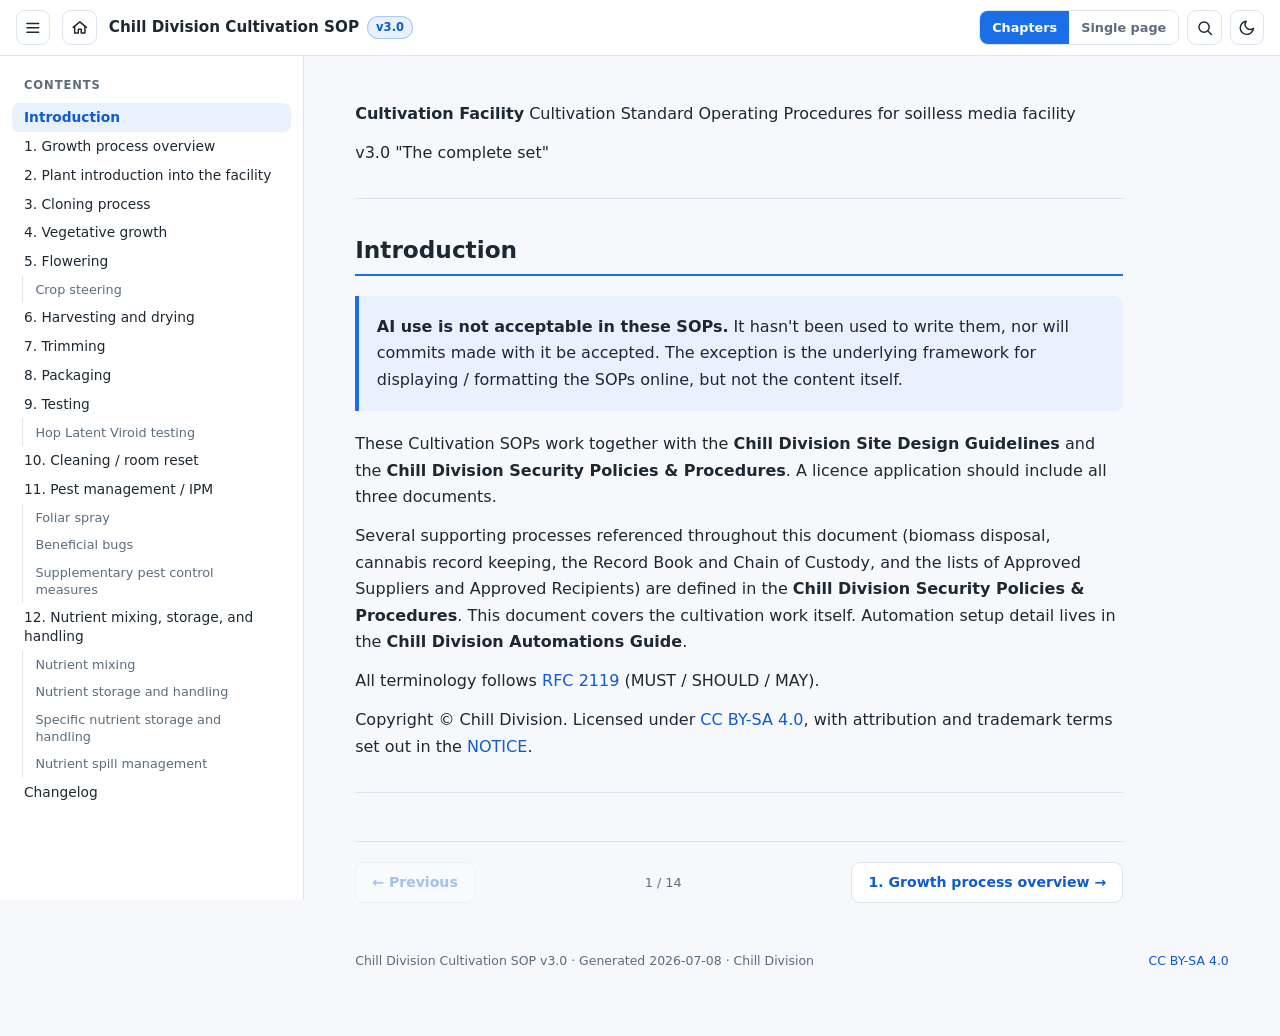
<file: 202607/cultivation-sop.html>
<!doctype html>
<html lang="en" data-theme="light">
<head>
<meta charset="utf-8">
<meta name="viewport" content="width=device-width, initial-scale=1">
<meta name="generator" content="Chill Division SOP publisher">
<meta name="robots" content="noindex, nofollow, noarchive, nosnippet">
<title>Chill Division Cultivation SOP</title>
<style>
/* ==========================================================================
   Chill Division SOP publishing stylesheet
   Light mode (default) with blue accents; dark mode via [data-theme="dark"].
   Inlined into the self-contained HTML at build time by publish/build.py.
   ========================================================================== */

:root {
  --bg: #f6f8fb;
  --panel: #ffffff;
  --text: #1d2833;
  --muted: #5c6c7d;
  --accent: #1a6fe8;
  --accent-strong: #0f5bd0;
  --accent-soft: #e9f1fe;
  --border: #dce4ee;
  --code-bg: #eff3f9;
  --shadow: 0 1px 3px rgba(16, 34, 60, 0.08), 0 8px 24px rgba(16, 34, 60, 0.06);
  --topbar-h: 3.5rem;
  --sidebar-w: 19rem;
  color-scheme: light;
}

html[data-theme="dark"] {
  --bg: #0e1520;
  --panel: #151f2c;
  --text: #dce5ef;
  --muted: #8da0b5;
  --accent: #5ea0ff;
  --accent-strong: #82b5ff;
  --accent-soft: #14273f;
  --border: #253649;
  --code-bg: #101a27;
  --shadow: 0 1px 3px rgba(0, 0, 0, 0.4), 0 8px 24px rgba(0, 0, 0, 0.3);
  color-scheme: dark;
}

* { box-sizing: border-box; }

html { scroll-behavior: smooth; }

body {
  margin: 0;
  background: var(--bg);
  color: var(--text);
  font-family: system-ui, -apple-system, "Segoe UI", Roboto, "Helvetica Neue", Arial, sans-serif;
  font-size: 16px;
  line-height: 1.65;
  -webkit-text-size-adjust: 100%;
}

/* --------------------------------------------------------------------------
   Top bar
   -------------------------------------------------------------------------- */

.topbar {
  position: fixed;
  top: 0; left: 0; right: 0;
  height: var(--topbar-h);
  display: flex;
  align-items: center;
  gap: 0.75rem;
  padding: 0 1rem;
  background: var(--panel);
  border-bottom: 1px solid var(--border);
  z-index: 40;
}

.topbar .doc-title {
  font-weight: 650;
  font-size: 0.95rem;
  white-space: nowrap;
  overflow: hidden;
  text-overflow: ellipsis;
  flex: 1 1 auto;
  min-width: 0;
}

.version-badge {
  display: inline-block;
  margin-left: 0.5rem;
  padding: 0.05rem 0.5rem;
  font-size: 0.72rem;
  font-weight: 600;
  color: var(--accent-strong);
  background: var(--accent-soft);
  border: 1px solid color-mix(in srgb, var(--accent) 30%, transparent);
  border-radius: 999px;
  vertical-align: middle;
}

.controls {
  display: flex;
  align-items: center;
  gap: 0.5rem;
  flex: 0 0 auto;
}

.icon-btn {
  appearance: none;
  border: 1px solid var(--border);
  background: var(--panel);
  color: var(--text);
  width: 2.15rem;
  height: 2.15rem;
  border-radius: 0.55rem;
  display: inline-flex;
  align-items: center;
  justify-content: center;
  cursor: pointer;
  font-size: 1rem;
  transition: background 0.15s ease, border-color 0.15s ease;
}
.icon-btn:hover { border-color: var(--accent); color: var(--accent); }

.icon-btn svg { width: 1.1rem; height: 1.1rem; }

.view-toggle {
  display: inline-flex;
  border: 1px solid var(--border);
  border-radius: 0.55rem;
  overflow: hidden;
}
.view-toggle button {
  appearance: none;
  border: 0;
  background: var(--panel);
  color: var(--muted);
  font: inherit;
  font-size: 0.8rem;
  font-weight: 600;
  padding: 0.4rem 0.75rem;
  cursor: pointer;
}
.view-toggle button.active {
  background: var(--accent);
  color: #fff;
}

/* theme icons: show moon in light mode, sun in dark mode */
#themeToggle .icon-sun { display: none; }
#themeToggle .icon-moon { display: inline; }
html[data-theme="dark"] #themeToggle .icon-sun { display: inline; }
html[data-theme="dark"] #themeToggle .icon-moon { display: none; }

/* --------------------------------------------------------------------------
   Layout: sidebar + content
   -------------------------------------------------------------------------- */

.layout {
  display: flex;
  padding-top: var(--topbar-h);
  min-height: 100vh;
}

.sidebar {
  position: fixed;
  top: var(--topbar-h);
  bottom: 0;
  left: 0;
  width: var(--sidebar-w);
  overflow-y: auto;
  overscroll-behavior: contain;
  background: var(--panel);
  border-right: 1px solid var(--border);
  padding: 1rem 0.75rem 2rem;
  z-index: 30;
}

.content {
  flex: 1;
  min-width: 0;
  margin-left: var(--sidebar-w);
  padding: 2rem clamp(1rem, 4vw, 3.5rem) 4rem;
  max-width: calc(var(--sidebar-w) + 52rem);
}

/* Desktop: hamburger collapses the sidebar for a wider reading column. */
@media (min-width: 1024px) {
  .sidebar { transition: transform 0.2s ease; }
  body.sidebar-collapsed .sidebar { transform: translateX(-100%); }
  body.sidebar-collapsed .content { margin-left: 0; max-width: 56rem; }
}

/* Home / all-documents link — hidden on the index itself. */
.home-link { text-decoration: none; flex: 0 0 auto; }
.is-index .home-link { display: none; }
/* View toggle and chapter pager are meaningless on the index page. */
.is-index .view-toggle,
.is-index .pager { display: none; }

.scrim {
  display: none;
  position: fixed;
  inset: var(--topbar-h) 0 0 0;
  background: rgba(10, 20, 35, 0.45);
  z-index: 25;
}

/* Tablet / phone: off-canvas drawer */
@media (max-width: 1023px) {
  .sidebar {
    transform: translateX(-105%);
    transition: transform 0.22s ease;
    box-shadow: var(--shadow);
    width: min(var(--sidebar-w), 85vw);
  }
  body.nav-open .sidebar { transform: translateX(0); }
  body.nav-open .scrim { display: block; }
  .content { margin-left: 0; }
  .view-toggle button { padding: 0.4rem 0.55rem; font-size: 0.74rem; }
}

/* --------------------------------------------------------------------------
   Table of contents
   -------------------------------------------------------------------------- */

.toc-heading {
  font-size: 0.72rem;
  font-weight: 700;
  text-transform: uppercase;
  letter-spacing: 0.08em;
  color: var(--muted);
  padding: 0.25rem 0.75rem 0.5rem;
}

.toc ul {
  list-style: none;
  margin: 0;
  padding: 0;
}
.toc ul ul {
  margin-left: 0.65rem;
  border-left: 1px solid var(--border);
}

.toc a {
  display: block;
  padding: 0.32rem 0.75rem;
  color: var(--text);
  text-decoration: none;
  font-size: 0.86rem;
  border-radius: 0.45rem;
  line-height: 1.35;
}
.toc ul ul a { font-size: 0.8rem; color: var(--muted); }

.toc a:hover { background: var(--accent-soft); color: var(--accent-strong); }
.toc a.active {
  background: var(--accent-soft);
  color: var(--accent-strong);
  font-weight: 600;
}

/* --------------------------------------------------------------------------
   Document content
   -------------------------------------------------------------------------- */

.chapter { max-width: 48rem; }

body.mode-chapters .chapter { display: none; }
body.mode-chapters .chapter.current { display: block; }

.content h1, .content h2, .content h3, .content h4 {
  line-height: 1.3;
  scroll-margin-top: calc(var(--topbar-h) + 1rem);
}

.content h1 { font-size: 1.75rem; margin: 1.5rem 0 1rem; }

.content h2 {
  font-size: 1.45rem;
  margin: 2.25rem 0 1rem;
  padding-bottom: 0.5rem;
  border-bottom: 2px solid var(--accent);
}

.content h3 { font-size: 1.15rem; margin: 1.9rem 0 0.7rem; }
.content h4 { font-size: 1rem; margin: 1.5rem 0 0.6rem; color: var(--muted); }

.content a { color: var(--accent-strong); text-decoration: none; }
.content a:hover { text-decoration: underline; }

.content p { margin: 0.8rem 0; }

.content ol, .content ul { padding-left: 1.6rem; margin: 0.8rem 0; }
.content li { margin: 0.45rem 0; }
.content li > ol, .content li > ul { margin: 0.45rem 0; }

/* Hierarchical SOP numbering (12 → 12.1 → 12.4.1), stamped at build time
   as data-num attributes on ordered-list items. */
.content ol.num-ol { list-style: none; padding-left: 0; }
.content ol.num-ol > li { position: relative; padding-left: 3em; }
.content ol.num-ol ol.num-ol > li { padding-left: 4em; }
.content ol.num-ol ol.num-ol ol.num-ol > li { padding-left: 5em; }
.content ol.num-ol ol.num-ol ol.num-ol ol.num-ol > li { padding-left: 6em; }
.content ol.num-ol > li::before {
  content: attr(data-num);
  position: absolute;
  left: 0;
  top: 0;
  font-weight: 600;
  font-variant-numeric: tabular-nums;
  color: var(--accent-strong);
}

.content blockquote {
  margin: 1.25rem 0;
  padding: 0.75rem 1.1rem;
  background: var(--accent-soft);
  border-left: 4px solid var(--accent);
  border-radius: 0 0.55rem 0.55rem 0;
  color: var(--text);
}
.content blockquote p { margin: 0.4rem 0; }

.content code {
  font-family: ui-monospace, SFMono-Regular, "Cascadia Mono", Consolas, Menlo, monospace;
  font-size: 0.86em;
  background: var(--code-bg);
  border: 1px solid var(--border);
  border-radius: 0.35rem;
  padding: 0.08em 0.35em;
}

.content pre {
  background: var(--code-bg);
  border: 1px solid var(--border);
  border-radius: 0.55rem;
  padding: 0.9rem 1.1rem;
  overflow-x: auto;
}
.content pre code { background: none; border: 0; padding: 0; }

.content hr {
  border: 0;
  border-top: 1px solid var(--border);
  margin: 2rem 0;
}

.content table {
  width: 100%;
  border-collapse: collapse;
  margin: 1.25rem 0;
  font-size: 0.9rem;
  display: block;
  overflow-x: auto;
}
.content table thead th {
  background: var(--accent-soft);
  color: var(--accent-strong);
  text-align: left;
  font-weight: 650;
}
.content table th, .content table td {
  border: 1px solid var(--border);
  padding: 0.5rem 0.7rem;
  vertical-align: top;
}
.content table tbody tr:nth-child(even) { background: color-mix(in srgb, var(--accent-soft) 40%, transparent); }

.content img { max-width: 100%; height: auto; }

/* --------------------------------------------------------------------------
   Chapter pager
   -------------------------------------------------------------------------- */

.pager {
  display: none;
  align-items: center;
  justify-content: space-between;
  gap: 1rem;
  margin-top: 3rem;
  padding-top: 1.25rem;
  border-top: 1px solid var(--border);
  max-width: 48rem;
}
body.mode-chapters .pager { display: flex; }

.pager button {
  appearance: none;
  font: inherit;
  font-size: 0.88rem;
  font-weight: 600;
  color: var(--accent-strong);
  background: var(--panel);
  border: 1px solid var(--border);
  border-radius: 0.55rem;
  padding: 0.5rem 1rem;
  cursor: pointer;
  max-width: 45%;
  overflow: hidden;
  text-overflow: ellipsis;
  white-space: nowrap;
}
.pager button:hover:not(:disabled) { border-color: var(--accent); }
.pager button:disabled { opacity: 0.35; cursor: default; }

.pager .pager-label {
  font-size: 0.8rem;
  color: var(--muted);
  flex: 0 0 auto;
}

.docfooter {
  margin-top: 3rem;
  font-size: 0.78rem;
  color: var(--muted);
  display: flex;
  justify-content: space-between;
  align-items: center;
  gap: 0.5rem 1rem;
  flex-wrap: wrap;
}
.docfooter a { color: var(--accent-strong); text-decoration: none; white-space: nowrap; }
.docfooter a:hover { text-decoration: underline; }

/* --------------------------------------------------------------------------
   Search
   -------------------------------------------------------------------------- */

.search-overlay {
  position: fixed;
  inset: 0;
  background: rgba(10, 20, 35, 0.45);
  z-index: 60;
  display: flex;
  justify-content: center;
  align-items: flex-start;
  padding: 10vh 1rem 1rem;
}
.search-overlay[hidden] { display: none; }

.search-box {
  width: 100%;
  max-width: 38rem;
  max-height: 70vh;
  display: flex;
  flex-direction: column;
  background: var(--panel);
  border: 1px solid var(--border);
  border-radius: 0.8rem;
  box-shadow: var(--shadow);
  overflow: hidden;
}

.search-inputrow {
  display: flex;
  align-items: center;
  gap: 0.6rem;
  padding: 0.75rem 1rem;
  border-bottom: 1px solid var(--border);
}
.search-inputrow svg { width: 1.1rem; height: 1.1rem; color: var(--muted); flex: 0 0 auto; }

#searchInput {
  flex: 1;
  min-width: 0;
  border: 0;
  outline: none;
  background: transparent;
  color: var(--text);
  font: inherit;
  font-size: 1rem;
}

#searchClose {
  appearance: none;
  border: 1px solid var(--border);
  background: transparent;
  color: var(--muted);
  font: inherit;
  font-size: 0.68rem;
  font-weight: 600;
  border-radius: 0.4rem;
  padding: 0.15rem 0.45rem;
  cursor: pointer;
}
#searchClose:hover { border-color: var(--accent); color: var(--accent); }

.search-results { overflow-y: auto; overscroll-behavior: contain; }

.search-result {
  appearance: none;
  display: flex;
  align-items: baseline;
  gap: 0.6rem;
  width: 100%;
  text-align: left;
  border: 0;
  border-bottom: 1px solid var(--border);
  background: transparent;
  color: var(--text);
  font: inherit;
  font-size: 0.86rem;
  line-height: 1.45;
  padding: 0.6rem 1rem;
  cursor: pointer;
}
.search-result:last-child { border-bottom: 0; }
.search-result:hover, .search-result.selected { background: var(--accent-soft); }

.sr-meta {
  flex: 0 0 auto;
  font-size: 0.72rem;
  font-weight: 650;
  font-variant-numeric: tabular-nums;
  white-space: nowrap;
  color: var(--accent-strong);
  background: var(--accent-soft);
  border: 1px solid color-mix(in srgb, var(--accent) 30%, transparent);
  border-radius: 0.35rem;
  padding: 0.05rem 0.4rem;
}

.sr-text { flex: 1; min-width: 0; }
.sr-text.sr-heading { font-weight: 650; }

.search-result mark {
  background: color-mix(in srgb, var(--accent) 22%, transparent);
  color: inherit;
  border-radius: 0.2rem;
  padding: 0 0.08em;
}

.search-empty { padding: 1rem; color: var(--muted); font-size: 0.86rem; }

/* Flash the target after jumping to a search result. */
.search-hit { animation: search-hit 1.7s ease-out; }
@keyframes search-hit {
  0%, 45% { background: var(--accent-soft); box-shadow: 0 0 0 4px var(--accent-soft); border-radius: 0.3rem; }
  100% { background: transparent; box-shadow: none; }
}

/* Keep jump targets clear of the fixed topbar. */
.content li, .content p, .content tr { scroll-margin-top: calc(var(--topbar-h) + 1rem); }

/* Phones: tighten the topbar so the extra search button still fits. */
@media (max-width: 540px) {
  .topbar { gap: 0.45rem; padding: 0 0.6rem; }
  .icon-btn { width: 2rem; height: 2rem; }
  .topbar .version-badge { display: none; }
  .view-toggle button { padding: 0.35rem 0.45rem; font-size: 0.7rem; }
}

/* --------------------------------------------------------------------------
   Index page cards
   -------------------------------------------------------------------------- */

.doc-cards {
  display: grid;
  grid-template-columns: repeat(auto-fill, minmax(17rem, 1fr));
  gap: 1.25rem;
  margin-top: 1.5rem;
}

.doc-card {
  background: var(--panel);
  border: 1px solid var(--border);
  border-radius: 0.8rem;
  padding: 1.25rem;
  box-shadow: var(--shadow);
  display: flex;
  flex-direction: column;
  gap: 0.5rem;
}
.doc-card h3 { margin: 0; font-size: 1.05rem; }
.doc-card .version-badge { align-self: flex-start; margin-left: 0; }
.doc-card .doc-links { margin-top: auto; display: flex; gap: 0.6rem; padding-top: 0.75rem; }
.doc-card .doc-links a {
  font-size: 0.84rem;
  font-weight: 600;
  color: var(--accent-strong);
  text-decoration: none;
  border: 1px solid var(--border);
  border-radius: 0.5rem;
  padding: 0.4rem 0.8rem;
}
.doc-card .doc-links a:hover { border-color: var(--accent); }
.doc-card .doc-links a.primary { background: var(--accent); border-color: var(--accent); color: #fff; }

/* --------------------------------------------------------------------------
   Print — A4
   -------------------------------------------------------------------------- */

.print-only { display: none; }

@page {
  size: A4;
  margin: 18mm 16mm;
}

@media print {
  :root, html[data-theme="dark"] {
    --bg: #ffffff;
    --panel: #ffffff;
    --text: #17202b;
    --muted: #4a5866;
    --accent: #1a5fc4;
    --accent-strong: #14509f;
    --accent-soft: #edf3fc;
    --border: #c9d4e0;
    --code-bg: #f2f5f9;
  }

  body { background: #fff; font-size: 10.5pt; line-height: 1.5; }

  .topbar, .sidebar, .scrim, .pager, #navToggle { display: none !important; }

  .layout { padding-top: 0; }
  .content { margin-left: 0; padding: 0; max-width: none; }
  .chapter { display: block !important; max-width: none; }

  .print-only { display: block; }

  .print-title {
    page-break-after: always;
    padding-top: 30vh;
    text-align: center;
  }
  .print-title .pt-brand {
    font-size: 12pt;
    font-weight: 700;
    letter-spacing: 0.2em;
    text-transform: uppercase;
    color: var(--accent-strong);
    margin-bottom: 1.5rem;
  }
  .print-title h1 { font-size: 22pt; margin: 0 0 1rem; }
  .print-title .pt-version { color: var(--muted); font-size: 10pt; }

  .chapter > h1, .chapter > h2:first-child { page-break-before: always; }
  .chapter:first-of-type > h2:first-child { page-break-before: avoid; }

  h1, h2, h3, h4 { page-break-after: avoid; }
  table, blockquote, pre, img { page-break-inside: avoid; }
  li { page-break-inside: avoid; }

  .content table { display: table; font-size: 9pt; }

  .content a { color: var(--text); text-decoration: none; }

  .docfooter { border-top: 1px solid var(--border); padding-top: 0.5rem; }
}

</style>
</head>
<body class="mode-chapters ">

<header class="topbar">
  <button id="navToggle" class="icon-btn" aria-label="Toggle navigation">
    <svg viewBox="0 0 24 24" fill="none" stroke="currentColor" stroke-width="2" stroke-linecap="round"><path d="M4 6h16M4 12h16M4 18h16"/></svg>
  </button>
  <a class="home-link icon-btn" href="index.html" aria-label="All documents" title="All documents">
    <svg viewBox="0 0 24 24" fill="none" stroke="currentColor" stroke-width="2" stroke-linecap="round" stroke-linejoin="round"><path d="M3 11.5 12 4l9 7.5"/><path d="M5 10v9h5v-5h4v5h5v-9"/></svg>
  </a>
  <div class="doc-title">Chill Division Cultivation SOP<span class="version-badge">v3.0</span></div>
  <div class="controls">
    <div class="view-toggle" role="group" aria-label="View mode">
      <button id="viewChapters" class="active" type="button">Chapters</button>
      <button id="viewSingle" type="button">Single page</button>
    </div>
    <button id="searchToggle" class="icon-btn" aria-label="Search" title="Search ( / )" type="button">
      <svg viewBox="0 0 24 24" fill="none" stroke="currentColor" stroke-width="2" stroke-linecap="round"><circle cx="11" cy="11" r="7"/><path d="m21 21-4.35-4.35"/></svg>
    </button>
    <button id="themeToggle" class="icon-btn" aria-label="Toggle dark mode" type="button">
      <svg class="icon-moon" viewBox="0 0 24 24" fill="none" stroke="currentColor" stroke-width="2" stroke-linecap="round" stroke-linejoin="round"><path d="M21 12.8A9 9 0 1 1 11.2 3a7 7 0 0 0 9.8 9.8z"/></svg>
      <svg class="icon-sun" viewBox="0 0 24 24" fill="none" stroke="currentColor" stroke-width="2" stroke-linecap="round" stroke-linejoin="round"><circle cx="12" cy="12" r="4"/><path d="M12 2v2m0 16v2M4.9 4.9l1.4 1.4m11.4 11.4 1.4 1.4M2 12h2m16 0h2M4.9 19.1l1.4-1.4M17.7 6.3l1.4-1.4"/></svg>
    </button>
  </div>
</header>

<div class="layout">
  <nav id="sidebar" class="sidebar" aria-label="Table of contents">
    <div class="toc-heading">Contents</div>
    <div class="toc">
<ul>
<li><a href="#introduction" data-ch="0">Introduction</a>
</li>
<li><a href="#1-growth-process-overview" data-ch="1">1. Growth process overview</a>
</li>
<li><a href="#2-plant-introduction-into-the-facility" data-ch="2">2. Plant introduction into the facility</a>
</li>
<li><a href="#3-cloning-process" data-ch="3">3. Cloning process</a>
</li>
<li><a href="#4-vegetative-growth" data-ch="4">4. Vegetative growth</a>
</li>
<li><a href="#5-flowering" data-ch="5">5. Flowering</a>
<ul>
<li><a href="#crop-steering" data-ch="5">Crop steering</a></li>
</ul></li>
<li><a href="#6-harvesting-and-drying" data-ch="6">6. Harvesting and drying</a>
</li>
<li><a href="#7-trimming" data-ch="7">7. Trimming</a>
</li>
<li><a href="#8-packaging" data-ch="8">8. Packaging</a>
</li>
<li><a href="#9-testing" data-ch="9">9. Testing</a>
<ul>
<li><a href="#hop-latent-viroid-testing" data-ch="9">Hop Latent Viroid testing</a></li>
</ul></li>
<li><a href="#10-cleaning-room-reset" data-ch="10">10. Cleaning / room reset</a>
</li>
<li><a href="#11-pest-management-ipm" data-ch="11">11. Pest management / IPM</a>
<ul>
<li><a href="#foliar-spray" data-ch="11">Foliar spray</a></li>
<li><a href="#beneficial-bugs" data-ch="11">Beneficial bugs</a></li>
<li><a href="#supplementary-pest-control-measures" data-ch="11">Supplementary pest control measures</a></li>
</ul></li>
<li><a href="#12-nutrient-mixing-storage-and-handling" data-ch="12">12. Nutrient mixing, storage, and handling</a>
<ul>
<li><a href="#nutrient-mixing" data-ch="12">Nutrient mixing</a></li>
<li><a href="#nutrient-storage-and-handling" data-ch="12">Nutrient storage and handling</a></li>
<li><a href="#specific-nutrient-storage-and-handling" data-ch="12">Specific nutrient storage and handling</a></li>
<li><a href="#nutrient-spill-management" data-ch="12">Nutrient spill management</a></li>
</ul></li>
<li><a href="#changelog" data-ch="13">Changelog</a>
</li>
</ul>
    </div>
  </nav>
  <div id="scrim" class="scrim"></div>

  <main id="content" class="content">
    <div class="print-only print-title">
      <div class="pt-brand">Chill Division</div>
      <h1>Chill Division Cultivation SOP</h1>
      <div class="pt-version">v3.0 &middot; Generated 2026-07-08</div>
    </div>

<section class="chapter"><p><strong>Cultivation Facility</strong>
Cultivation Standard Operating Procedures for soilless media facility</p>
<p>v3.0
&quot;The complete set&quot;</p>
<hr />
<h2 id="introduction">Introduction</h2>
<blockquote>
<p><strong>AI use is not acceptable in these SOPs.</strong> It hasn't been used to write them,
nor will commits made with it be accepted. The exception is the underlying
framework for displaying / formatting the SOPs online, but not the content itself.</p>
</blockquote>
<p>These Cultivation SOPs work together with the <strong>Chill Division Site Design
Guidelines</strong> and the <strong>Chill Division Security Policies &amp; Procedures</strong>. A licence
application should include all three documents.</p>
<p>Several supporting processes referenced throughout this document (biomass
disposal, cannabis record keeping, the Record Book and Chain of Custody, and the
lists of Approved Suppliers and Approved Recipients) are defined in the <strong>Chill
Division Security Policies &amp; Procedures</strong>. This document covers the cultivation
work itself. Automation setup detail lives in the <strong>Chill Division Automations
Guide</strong>.</p>
<p>All terminology follows <a href="https://datatracker.ietf.org/doc/html/rfc2119">RFC 2119</a>
(MUST / SHOULD / MAY).</p>
<p>Copyright © Chill Division. Licensed under <a href="https://creativecommons.org/licenses/by-sa/4.0/">CC BY-SA 4.0</a>, with attribution and trademark terms set out in the <a href="https://github.com/Chill-Division/SOPs/blob/main/NOTICE">NOTICE</a>.</p>
<hr />
</section>
<section class="chapter"><h2 id="1-growth-process-overview">1. Growth process overview</h2>
<ol class="num-ol">
<li data-num="1.1" id="i-1-1">
<p>Cultivation begins with a mothering plant(s) that generates sufficient clones every 2, 4 or 8 weeks, depending on the circumstances of the facility layout and requirements.</p>
</li>
<li data-num="1.2" id="i-1-2">
<p>Germination through seed is not the recommended &quot;standard&quot; process, cloning should always be utilized as the primary means for cultivation as seeds are <strong>never</strong> uniform enough and even from the same batch of seeds from the same plant there can be astronomical variation in THC percentages.</p>
<ol class="num-ol">
<li data-num="1.2.1" id="i-1-2-1">Where seeds are to be germinated, they should be placed in a &quot;Germination Tower&quot; and watered 3x a day in accordance with the manufacturer instructions.</li>
<li data-num="1.2.2" id="i-1-2-2">The germinated seeds are to then be transplanted into rockwool / coco coir / jiffy peat pellets as with cloning under §3.</li>
<li data-num="1.2.3" id="i-1-2-3">Failure of any seeds to germinate must be recorded appropriately as with any plants / clones.</li>
</ol>
</li>
<li data-num="1.3" id="i-1-3">
<p>Clones are taken from the mother plant, placed into a clone-dome where they are expected to root within 10-14 days, though allowances may need to be made for this to take up to 3 weeks depending on the cultivar and age of the genetics.</p>
</li>
<li data-num="1.4" id="i-1-4">
<p>When the clones have taken root and hardened off, they will be removed from the clone dome, transplanted into a larger capacity container of coco or rockwool cube, and be moved into a new area for vegetative growth. The plants may need further movement in the future from this vegetative growth area into a flowering-specific area depending on the facility layout.</p>
</li>
<li data-num="1.5" id="i-1-5">
<p>If required, once the plants have grown to a sufficient size to complete a canopy-space of flowers, the photoperiod will be changed and the flower cycle commences. The plants may be repotted again or stacked on top of a larger rockwool cube / slab, if required, at this time.</p>
</li>
<li data-num="1.6" id="i-1-6">
<p>The plants will be harvested approx 8-13 weeks after their flower photoperiod has changed, in accordance with the cultivars unique and specific requirements.</p>
</li>
<li data-num="1.7" id="i-1-7">
<p>If there is a dedicated drying area, they are to be hung upside-down in this dedicated drying area, or alternatively hung in the area in which they were growing.</p>
</li>
<li data-num="1.8" id="i-1-8">
<p>Once dried, a curing process should be undertaken as-per any offtake requirements, such as through the use of Grove Bags.</p>
</li>
<li data-num="1.9" id="i-1-9">
<p>The dried flower can then be stored ready for collection by the offtake buyer. The process starts over.</p>
</li>
<li data-num="1.10" id="i-1-10">
<p>There may be multiple growth cycles occurring concurrently within the facility, depending on the size and nature of the floorplan.</p>
</li>
</ol>
</section>
<section class="chapter"><h2 id="2-plant-introduction-into-the-facility">2. Plant introduction into the facility</h2>
<p>The Standard Operating Procedures only ever expect known-good clones to be brought into the facility, either purchased from another Medicinal Cannabis licence holder, or declared from an underground / illicit source.</p>
<ol class="num-ol">
<li data-num="2.1" id="i-2-1">
<p>New Mother plants or clones to be used as mother plants are to be purchased only from Approved Suppliers, keeping in compliance with the Misuse of Drugs (Medicinal Cannabis) Regulations 2019.</p>
</li>
<li data-num="2.2" id="i-2-2">
<p>Approved suppliers of cannabis plants must hold a &quot;Medicinal Cannabis Licence: Nursery or Cultivation&quot; activity in New Zealand. Evidence of the licence held by the supplier is kept in the Record Book.</p>
</li>
<li data-num="2.3" id="i-2-3">
<p>Only cultivars listed on the Medicinal Cannabis licence are approved for purchase. If a new cultivar is to be grown, Responsible Personnel will submit an amendment to the medicinal cannabis licence. The amendment must be approved before the plants are procured.</p>
</li>
<li data-num="2.4" id="i-2-4">
<p>Alternatively, plants may be procured from an illicit source if declared in advance. Up to 20 plants from an underground / illicit seller may be declared per-consignment notice filed with the Ministry of Health. The plants must be of a cultivar already &quot;known&quot; in Aotearoa New Zealand.</p>
</li>
<li data-num="2.5" id="i-2-5">
<p>An initial application Form D: Declaration of illicit seed and plants should be completed, witnessed by a JP or appropriate notary, and submitted alongside the growers application for a Cultivation activity.</p>
</li>
<li data-num="2.6" id="i-2-6">
<p>If more than 20 plants are to be procured from an illicit source at one time, multiple declarations may be made if needed to declare the total number of plants obtained.</p>
</li>
<li data-num="2.7" id="i-2-7">
<p>On receipt, record the number of plants received in the Record Book.</p>
</li>
<li data-num="2.8" id="i-2-8">
<p>Pre-assemble a grow-tent in an area designated for cultivation, so it is ready to use for quarantine purposes prior to the expected arrival of new plants. This is to ensure that no outside contaminants such as insects are cross-contaminated onto the other plants in the facility.</p>
<ol class="num-ol">
<li data-num="2.8.1" id="i-2-8-1">This tent can be disassembled at the completion of the quarantine period and is not expected to be a permanent fixture.</li>
</ol>
</li>
<li data-num="2.9" id="i-2-9">
<p>This quarantine tent should be confirmed to be operating at a <strong>negative</strong> pressure to ensure that internal air is not pushed outwards into the remainder of the Secure Facility. The air should be internally recirculating as much as possible, such that no contaminants will escape.</p>
<ol class="num-ol">
<li data-num="2.9.1" id="i-2-9-1">The exhausted air should have a HEPA filter for environmental contaminant controls, rather than a carbon filter, with the external rooms carbon filter being used for odour control.</li>
</ol>
</li>
<li data-num="2.10" id="i-2-10">
<p>Receiving personnel are to confirm the number of plants received matches the number of plants expected. Any discrepancies are addressed immediately through review of video footage and contact with the supplier and transporting personnel.</p>
</li>
<li data-num="2.11" id="i-2-11">
<p>Where available, plants should be received through a Loading Bay area and taken to the quarantine tent immediately. Where a loading bay is not available, induction of the plants should be as discreet as possible in accordance with the Sending / receiving parcels procedure, and immediately taken to quarantine.</p>
</li>
<li data-num="2.12" id="i-2-12">
<p>All newly received plants are to be labelled with their cultivar name, and a plant number starting from 1. If applicable, they may also be labelled with the date received.</p>
</li>
<li data-num="2.13" id="i-2-13">
<p>All plants are to be dunked in a foliar washing solution, such as Athena IPW or a Sulphur bath. Alternatively an approved pesticide product, or product consisting of approved active ingredients, may be used in accordance with Misuse of Drugs (Medicinal Cannabis) Regulations 2019 for NZMQS. A list of acceptable pesticides is published on the Ministry of Health <a href="https://www.health.govt.nz/our-work/regulation-health-and-disability-system/medicinal-cannabis-agency/medicinal-cannabis-agency-information-industry/medicinal-cannabis-agency-pesticide-use-during-cultivation">website</a>.</p>
</li>
<li data-num="2.14" id="i-2-14">
<p>Plants will remain in the quarantine tent for a period of 2+ weeks under observation to monitor for any infection, insect infestation, or other undesired occurrence.</p>
</li>
<li data-num="2.15" id="i-2-15">
<p>Any surplus / non-viable plants to be disposed of are to be treated as Discarded Biomass and disposed of safely and securely in accordance with the Disposal of Biomass process (see the Chill Division Security Policies &amp; Procedures).</p>
</li>
</ol>
</section>
<section class="chapter"><h2 id="3-cloning-process">3. Cloning process</h2>
<p>The Mother Area contains one or more plants in a permanent vegetative growth state for the sole purpose of taking cuttings to create new plants.</p>
<p>Cuttings are taken with an expected 80% retention rate, with 20% expected to either 'die off', not take root, or be disposed of as part of genetic selection in accordance with the Disposal of biomass process. Therefore, if an expected 40 plants are desired for a season, a minimum of 50 cuttings would be taken. However, more can be taken for genetic selection purposes and consistency of size etc.</p>
<ol class="num-ol">
<li data-num="3.1" id="i-3-1">
<p>Prepare the clone rockwool cubes / root-plugs / jiffy pellets in accordance with either the growing medium manufacturer instructions, or the nutrient vendor instructions. Alternatively, if available, the nutrient manufacturers feed-chart preparation instructions may be followed.</p>
</li>
<li data-num="3.2" id="i-3-2">
<p>Sterilize the clone dome base, tray and lid with a sanitising agent such as peracetic acid or hypochlorous acid.</p>
</li>
<li data-num="3.3" id="i-3-3">
<p>The clone dome should then be fully dried with a single-use disposable / paper towel, ensuring no extra nutrients / water remains in the bottom tray. This includes underneath the grid-insert tray if one is being used. The dome lid should also be completely dried.</p>
<ol class="num-ol">
<li data-num="3.3.1" id="i-3-3-1">A regular towel should not be used, as it may contain microbial contaminants.</li>
<li data-num="3.3.2" id="i-3-3-2">The lid / dome etc may be shaken to remove excess water first prior to drying with a paper towel.</li>
</ol>
</li>
<li data-num="3.4" id="i-3-4">
<p>Prepare a small 30-50mL glass, jar or plastic container with rooting hormone / compound such as Clonex.</p>
</li>
<li data-num="3.5" id="i-3-5">
<p>The following variables are to be used as guideline targets during the cloning process:</p>
<ol class="num-ol">
<li data-num="3.5.1" id="i-3-5-1">Temperature: 23-26C (Dome via temperature probe)</li>
<li data-num="3.5.2" id="i-3-5-2">Dome Humidity: 80 - 95%</li>
<li data-num="3.5.3" id="i-3-5-3">Dome VPD: 0.4 - 0.6 kPa</li>
<li data-num="3.5.4" id="i-3-5-4">PAR: 100 - 150 μmol/m2/s</li>
<li data-num="3.5.5" id="i-3-5-5">Input EC: 2.0 - 2.5 (&quot;Bloom&quot; nutrients)</li>
<li data-num="3.5.6" id="i-3-5-6">Input pH: 5.0 - 5.5</li>
<li data-num="3.5.7" id="i-3-5-7">CO2: 1200 - 1500ppm</li>
<li data-num="3.5.8" id="i-3-5-8">Alternatively the nutrient / growing medium manufacturers recommendations may be used.</li>
</ol>
</li>
<li data-num="3.6" id="i-3-6">
<p>An additional sensor should be placed inside of the cloning area (such as tent / room), but not the dome itself, to ensure the conditions are accurate.</p>
<ol class="num-ol">
<li data-num="3.6.1" id="i-3-6-1">Portable sensors may be used in the dome itself for remote observation and monitoring of the dome, however care should be taken to ensure that the device can function in humidity levels as high as 99%RH.</li>
<li data-num="3.6.2" id="i-3-6-2">If a small sensor is to be placed inside of the clone dome, it should be appropriately cleaned / sanitized first.</li>
<li data-num="3.6.3" id="i-3-6-3">The room itself should never exceed 26C as this will impact the domes ability to be controlled by the heat mat.</li>
</ol>
</li>
<li data-num="3.7" id="i-3-7">
<p>The clone dome that the cuttings are to be placed into should be labelled with the cultivar name and the date that the cuttings were taken. This label may take the form of tape / sticker attached to the dome, or permanent marker directly labelling the outside of the clone dome.</p>
</li>
<li data-num="3.8" id="i-3-8">
<p>Using a sterilized scalpel or cutting scissors, take the required number of clones from the mother-plant(s).</p>
</li>
<li data-num="3.9" id="i-3-9">
<p>As the cuttings are taken, they are to be placed into an appropriately sterile cup / jug containing RO water or similar cloning solution if recommended by the nutrient line manufacturer.</p>
<ol class="num-ol">
<li data-num="3.9.1" id="i-3-9-1">If a 500mL cup is used, 100-125mL of water / solution should be in the bottom of it to keep the clones fresh during the cloning process.</li>
<li data-num="3.9.2" id="i-3-9-2">If a 2L jug is being used, approx 1000mL of solution should be in the bottom of it to keep the clones fresh during the cloning process.</li>
<li data-num="3.9.3" id="i-3-9-3">The bottom 1.5 - 4cm should always be submerged in solution until the cutting is plugged to prevent drying up and wilting.</li>
</ol>
</li>
<li data-num="3.10" id="i-3-10">
<p>Cuttings are to be taken from a mother plant no more than 185 days old (half a year). Cuttings should only be taken from a healthy / vibrant mother plant.</p>
</li>
<li data-num="3.11" id="i-3-11">
<p>Should a mother plant be suffering from stunted growth, or suffering from unhealthy signs of nutrient deficiency / environmental stress / pests or pathogens, another mother plant should be selected or the cloning process delayed.</p>
</li>
<li data-num="3.12" id="i-3-12">
<p>Cuttings should be taken from the middle and upper part of the plant.</p>
</li>
<li data-num="3.13" id="i-3-13">
<p>Cuttings should be approx 15cm long, avoiding the bent branches on the lower part of the plant, and should be at least 3mm thick at the stem.</p>
</li>
<li data-num="3.14" id="i-3-14">
<p>Cuttings should be evenly taken from around the entire mother plant to create a balanced and uniform shape both of the mother plant, but also as well with the cuttings being taken.</p>
</li>
</ol>
<p>When a sufficient number of cuttings have been taken, the following preparations should be undertaken for each clone, one at a time, prior to placing it into the cloning medium:</p>
<ol start="15" class="num-ol">
<li data-num="3.15" id="i-3-15">
<p>Using a scalpel or scissors, manicure the cuttings by trimming the lower nodes and fan leaves flush with the stem.</p>
</li>
<li data-num="3.16" id="i-3-16">
<p>Hold the top of a cutting by making a loose fist around it, exposing the blade tips. Cut these with scissors to prevent further growth in those leaves and promote rooting.</p>
</li>
<li data-num="3.17" id="i-3-17">
<p>Using a scalpel to cut through the bottom of the stem, apply a cut approx 20-45 degrees from the stem, such that as much plant tissue is exposed over a ~1cm area. The cutting should be approx 12 - 13cm tall at this stage.</p>
</li>
<li data-num="3.18" id="i-3-18">
<p>Dip the cut end of the stem into the rooting hormone solution. Coat the bottom 2.5cm of the stem by slowly rotating it in the compound for 5 seconds.</p>
</li>
<li data-num="3.19" id="i-3-19">
<p>Delicately stick the cut end of the stem, coated with the rooting compound, into the growing medium, approx 2 - 2.5cm deep. Care should be taken not to force the stem into the growing medium and / or break the stem.</p>
</li>
<li data-num="3.20" id="i-3-20">
<p>Cuttings should then be placed into the clone dome. Where a rockwool tray is being used, only every-other cell should be used to avoid overcrowding.</p>
</li>
<li data-num="3.21" id="i-3-21">
<p>Cuttings should be placed into the dome in a pattern similar to how the 5 dots would be shown on a dice or on dominos.</p>
</li>
<li data-num="3.22" id="i-3-22">
<p>Where a tray holds 72 cells, only 36 clones should be placed into that tray.</p>
</li>
<li data-num="3.23" id="i-3-23">
<p>Record the number of cuttings taken in the Record Book.</p>
</li>
<li data-num="3.24" id="i-3-24">
<p>Place the clone dome into the cloning tent, ensuring that any vents on the dome are closed, and that the lid for the dome tightly covers all edges with no leaves being trapped between the lid and the tray.</p>
</li>
<li data-num="3.25" id="i-3-25">
<p>If the clone trays were pre-soaked sufficiently, the clones in rockwool should require feeding again on days 5, 7, 9 and 11 (if applicable), and can be done with the same nutrient solution feed that they were originally soaked in. Application should be of 10-20mL nutrient feed through a syringe on top of each of the individual growing mediums. This may vary for rapid-rooters or jiffy plugs and may not be required, in accordance with manufacturers directions.</p>
<ol class="num-ol">
<li data-num="3.25.1" id="i-3-25-1">Alternatively, take the entire clone tray and submerge the substrate (but not the clones) in an appropriately diluted and pH-balanced mix of nutrients, to re-saturate the clones. Discard the nutrient solution afterwards.</li>
</ol>
</li>
<li data-num="3.26" id="i-3-26">
<p>Lighting should remain on 24/7 during the cloning process.</p>
</li>
<li data-num="3.27" id="i-3-27">
<p>The clone dome should be left untouched for the first day, but cleaned and &quot;burped&quot; daily afterwards until the 10th day.</p>
<ol class="num-ol">
<li data-num="3.27.1" id="i-3-27-1">This involves removing the clone dome from the clone tent for a period of 5-10 minutes to ensure sufficient CO2 is in the ambient space around the clones.</li>
<li data-num="3.27.2" id="i-3-27-2">The lid should then be dried from any excess moisture that has accumulated on it, through the use of a paper towel. Several paper towels may be required to ensure the moisture is completely removed from the dome lid.</li>
<li data-num="3.27.3" id="i-3-27-3">Although not required, a further spray with a sanitising agent of the dome lid may be undertaken, using peracetic acid or hypochlorous acid. The dome lid must then be completely wiped clean again afterwards with a paper towel.</li>
</ol>
</li>
<li data-num="3.28" id="i-3-28">
<p>Clones should be checked daily by lifting the grid-insert tray up to inspect for roots and ensure there is no additional nutrient solution trapped underneath. Alternatively if rapid-rooters or jiffy peat pellets are being utilised these should be inspected daily to ensure roots are protruding.</p>
</li>
<li data-num="3.29" id="i-3-29">
<p>When a sufficient number of the clones have taken root, a process of hardening off should then take place by leaving the vents open on the lid of the dome. This should take place over approx 2-4 days.</p>
<ol class="num-ol">
<li data-num="3.29.1" id="i-3-29-1">Start with the vents on the top of the dome lid. There should be two, each should be half-open.</li>
<li data-num="3.29.2" id="i-3-29-2">The following day the vents on the top of the dome should remain fully opened.</li>
<li data-num="3.29.3" id="i-3-29-3">The 3rd day the side vents should then also be half opened. There should be a vent on each end of the dome-lid.</li>
<li data-num="3.29.4" id="i-3-29-4">On the 4th and final day, all the vents should be fully opened.</li>
</ol>
</li>
<li data-num="3.30" id="i-3-30">
<p>The clones are now rooted and hardened and ready to be moved into a grow area for vegetative growth.</p>
</li>
<li data-num="3.31" id="i-3-31">
<p>Select the required number clones to be kept, choosing the healthiest and most vigorous ones. Note the number to be destroyed according to the disposal process.</p>
</li>
</ol>
</section>
<section class="chapter"><h2 id="4-vegetative-growth">4. Vegetative growth</h2>
<p>The rooted clones are now ready for vegetative growth. This process is expected to take approx 1-2 weeks depending on the desired density of plants in the growspace, the growing medium, and how steady environmental controls are. However, this may take up to 3-4 weeks also depending on the strain, vigour of the clones etc.</p>
<ol class="num-ol">
<li data-num="4.1" id="i-4-1">
<p>Prepare the growing medium for receiving the new clones by pre-soaking it with an appropriate strength feed of vegetative growth nutrients, in accordance with the manufacturers feed chart.</p>
</li>
<li data-num="4.2" id="i-4-2">
<p>Where coco coir is being used, it should come initially dehydrated such that there is no possibility of fungus gnats or other such contaminants being brought into the facility.</p>
</li>
<li data-num="4.3" id="i-4-3">
<p>The smallest &quot;safe&quot; size of growing medium should be selected, such as a 6&quot; (Hugo) rockwool cube, or a 1-2 gallon fabric pot for coco coir.</p>
<ol class="num-ol">
<li data-num="4.3.1" id="i-4-3-1">Supplementary perlite should not be added to the coco, as this can cause erratic readings with sensors, and is not necessary.</li>
<li data-num="4.3.2" id="i-4-3-2">Where rockwool cubes are used, ensure that the outer plastic wrap is NOT removed.</li>
</ol>
</li>
<li data-num="4.4" id="i-4-4">
<p>Lay out each of the pots / rockwool cubes on the drain trays in the position where they will be growing.</p>
<ol class="num-ol">
<li data-num="4.4.1" id="i-4-4-1">If the plants will be moved in future from a vegetative growth room to a flowering room, the layout can be further condensed.</li>
<li data-num="4.4.2" id="i-4-4-2">If the plants will be growing from vege to harvest in the same area, care and consideration should be given to the layout, allowing each plant approx between 400x400mm of canopy space, up to 600x600mm.</li>
</ol>
</li>
<li data-num="4.5" id="i-4-5">
<p>One by one, the rooted clones should then be re-placed into their new growing medium. Care must be taken with any roots coming out of the bottom of the clones to ensure they are not pinched during this process.</p>
<ol class="num-ol">
<li data-num="4.5.1" id="i-4-5-1">Where rockwool is used the clones should be inserted into the hole in the top of the cube, and then lightly pressed into place.</li>
<li data-num="4.5.2" id="i-4-5-2">Where coco is used, a small hole that is slightly larger than the clone growing medium should be dug out into the coco. The clone should be placed into the hole and then the additional coco lightly moved back over the top of it. The clone should then be lightly pressed down into place to ensure the top part of the coco is sufficiently &quot;packed&quot; around the newly transplanted clone.</li>
</ol>
</li>
<li data-num="4.6" id="i-4-6">
<p>The watering &quot;cap&quot; for rockwool, or &quot;ring&quot; for coco, should then be placed on top of the clone. This should be as central as possible, and where applicable the cap should cover as much of the cube as it can. Where two watering rings are used per-plant, with one smaller inside of another, the innermost ring should be as close to the base of the plant as possible.</p>
</li>
<li data-num="4.7" id="i-4-7">
<p>Ensure that any pressure compensating drippers are appropriately attached to the main feed line, or tubing is attached to a pressure compensator and then onto the watering rings.</p>
</li>
<li data-num="4.8" id="i-4-8">
<p>Plants should ideally have a Netafim Netbow which has 4 dripper points, or alternatively if barbs are used then 2x barbs/stakes per-plant. Where Netbows are used, the target should be 4L/hr from a single PCJ, in accordance with the manufacturer recommendations. Barbs should be 1.2L/hr or 2L/hr each. This should minimize any channelling that occurs, and allow ample time for runoff to purge any higher EC nutrients from the medium.</p>
</li>
<li data-num="4.9" id="i-4-9">
<p>A manual watering dose should be done at completion of the transplanting to help bed-in the clone. This should consist of dosing through an automated watering system. Each pot / cube should then be inspected to ensure that nutrient water has adequately been dosed as a final precaution, with remedial actions taken if not.</p>
</li>
<li data-num="4.10" id="i-4-10">
<p>The following environmental targets should be used during the vegetative growth phase:</p>
<ol class="num-ol">
<li data-num="4.10.1" id="i-4-10-1">Day Temperature: 24 - 29C (room)</li>
<li data-num="4.10.2" id="i-4-10-2">Night Temperature: 22 - 28C</li>
<li data-num="4.10.3" id="i-4-10-3">Room Relative Humidity: 70-75%</li>
<li data-num="4.10.4" id="i-4-10-4">Initial Room VPD: 0.7 - 0.8 kPa</li>
<li data-num="4.10.5" id="i-4-10-5">Final Room VPD: 0.9 - 1.0 kPa</li>
<li data-num="4.10.6" id="i-4-10-6">Initial PAR: 300 - 400 μmol/m2/s</li>
<li data-num="4.10.7" id="i-4-10-7">Final PAR: 800 - 1000 μmol/m2/s</li>
<li data-num="4.10.8" id="i-4-10-8">CO2: 1200 - 1500ppm</li>
<li data-num="4.10.9" id="i-4-10-9">The initial targets should be for transplant, and the final targets for as the plants move into their flowering photoperiod.</li>
</ol>
</li>
<li data-num="4.11" id="i-4-11">
<p>Lighting should be increased daily, ideally at a rate of 50-100μmol/s per day, roughly averaging to 75μmol/s per day.</p>
</li>
<li data-num="4.12" id="i-4-12">
<p>Plants should have a non-pourous nylon / plastic netting placed over them after approx 1 week of vegetative growth, to allow training of the plant. This is likely to be approx 30-50cm from the top of the rockwool cube / pot, depending on the cultivar.</p>
<ol class="num-ol">
<li data-num="4.12.1" id="i-4-12-1">Elastic / fabric netting / rope is never to be used, as this is a magnet for microbial contamination.</li>
</ol>
</li>
<li data-num="4.13" id="i-4-13">
<p>As growth takes place, training through the netting should too, such that the Apical dominant branch is woven through the trellis to create an even and full canopy cover.</p>
<ol class="num-ol">
<li data-num="4.13.1" id="i-4-13-1">The process of &quot;topping&quot; a plant and removing the apically dominant growth with scissors or a scalpel should <em>not</em> be undertaken as a general practice, as this significantly slows the growth to the remainder of the plant.</li>
<li data-num="4.13.2" id="i-4-13-2">Instead of topping a plant, increasing plant density and shortening vegetative growth time should be used instead.</li>
<li data-num="4.13.3" id="i-4-13-3">Some genetics will perform best with &quot;multi-topping&quot;, where each plant is topped twice. Although permitted, an increase in plant density is still preferable.</li>
</ol>
</li>
<li data-num="4.14" id="i-4-14">
<p>Any leaves / cuttings that may need to be trimmed, or resulting biomass from any topping, is to be disposed of in accordance with the appropriate disposal process, ensuring that all cannabis biomass stays separate from general waste.</p>
</li>
</ol>
</section>
<section class="chapter"><h2 id="5-flowering">5. Flowering</h2>
<p>During the flowering process is where a lot of the yield and potency is derived.</p>
<p>Plants that are well defoliated and canopy trained in accordance with the process below should expect to see 40-120%+ useable yield compared to when the plants are left to their own devices. In addition, we've observed a 30-50% increase in cannabinoids on well defoliated plants, as they are better able to make use of a &quot;finishing fade&quot;, and the increased stress from lack of nitrogen. It's this removal of nitrogen that pushes up overall cannabinoid levels in the final week(s) of flowering.</p>
<p>Defoliation should also be undertaken to ensure a more harmonious application of light to the flower bud-sites, helping ensure a consistency of potency across the flower from top to bottom.</p>
<ol class="num-ol">
<li data-num="5.1" id="i-5-1">
<p>The plants should move to a 12/12 or 13/11 (Lights on / Lights off) photoperiod at the completion of their vegetative growth phase.</p>
</li>
<li data-num="5.2" id="i-5-2">
<p>The following environmental targets should be used during the flowering growth phase:</p>
<ol class="num-ol">
<li data-num="5.2.1" id="i-5-2-1">Day Temperature: 21 - 26C (room)</li>
<li data-num="5.2.2" id="i-5-2-2">Initial Room VPD: 0.9 - 1.0 kPa</li>
<li data-num="5.2.3" id="i-5-2-3">Final Room VPD: 1.3 - 1.4 kPa</li>
<li data-num="5.2.4" id="i-5-2-4">Initial PAR: 800 - 1100 μmol/m2/s</li>
<li data-num="5.2.5" id="i-5-2-5">Final PAR: 1200 - 1300 μmol/m2/s (Depending on the cultivar requirements)</li>
<li data-num="5.2.6" id="i-5-2-6">CO2: 1500 - 2000ppm</li>
<li data-num="5.2.7" id="i-5-2-7">The initial targets should be for the first day of each photoperiod phase, and the final targets for the plants as they are ready for harvest.</li>
<li data-num="5.2.8" id="i-5-2-8">The plants should progressively be acclimated to the PAR targets as quickly as is possible during the flowering period, and are not just a final-day goal.</li>
</ol>
</li>
<li data-num="5.3" id="i-5-3">
<p>On the first day of flower photoperiod commencing (Or potentially the few days prior depending on the cultivar), an initial defoliation should take place of the plants. This is likely to include the following:</p>
<ol class="num-ol">
<li data-num="5.3.1" id="i-5-3-1">The lower half of the plant being stripped bare</li>
<li data-num="5.3.2" id="i-5-3-2">Removal of any branches that have not grown up to reach the netting</li>
<li data-num="5.3.3" id="i-5-3-3">Removal of any fan leaves</li>
<li data-num="5.3.4" id="i-5-3-4">Removal of any leaves / prospective bud-sites that would be blocked by another part of the plant (or is blocking another)</li>
<li data-num="5.3.5" id="i-5-3-5">Provided the high CO2 environment is in-place, the plants should not need any further &quot;recovery&quot; time.</li>
<li data-num="5.3.6" id="i-5-3-6">Care should be taken to allocate sufficient time such that the full defoliation can be completed within 2 working days (ideally all within the same day). This is to ensure that the growth, and subsequently the nutrient feed requirements, for all the plants are relatively similar.</li>
</ol>
</li>
<li data-num="5.4" id="i-5-4">
<p>Any leaves / cuttings are to be disposed of in accordance with the appropriate disposal process, ensuring that all cannabis biomass stays separate from general waste.</p>
</li>
<li data-num="5.5" id="i-5-5">
<p>During the first 3 weeks of the flowering photoperiod (The &quot;stretch&quot; phase), the plant will need regular guidance through the netting to ensure that the branches are not too close to one another, such that when the buds begin to form and grow they will not be packed too tightly and end up with budrot / botrytis.</p>
</li>
<li data-num="5.6" id="i-5-6">
<p>The process of &quot;tucking&quot; and training the plant should take place regularly, and the plant monitored ideally daily to ensure it is well structured and an even canopy.</p>
<ol class="num-ol">
<li data-num="5.6.1" id="i-5-6-1">Tucking the plants through the netting during approx the first 10 days of the flower cycle will allow the plant canopy to be more unified prior to the &quot;stretch&quot; phase of flower growth.</li>
<li data-num="5.6.2" id="i-5-6-2">Anticipating this, cultivators should use the opportunity to ensure the canopy is as uniform as possible such that when the branches stretch upwards they should all be receiving equivalent levels of PAR and are spaced well throughout the netting structure.</li>
</ol>
</li>
<li data-num="5.7" id="i-5-7">
<p>On or around the 21st day since the change of photoperiod to the flowering phase, a secondary defoliation should take place. This will require the following:</p>
<ol class="num-ol">
<li data-num="5.7.1" id="i-5-7-1">Removal of any lower bud-sites that are forming that are underneath where the plant was previously defoliated</li>
<li data-num="5.7.2" id="i-5-7-2">Removal of any fan leaves</li>
<li data-num="5.7.3" id="i-5-7-3">Removal of any sugar leaves that are growing trichomes that have a stem longer than approx 1cm</li>
<li data-num="5.7.4" id="i-5-7-4">Removal of any branches that have &quot;fallen behind&quot; and are not keeping up with the growth of the others</li>
<li data-num="5.7.5" id="i-5-7-5">The secondary defoliation will likely require more time than the initial defoliation and consideration for the time taken should be afforded to ensure it can take place within 2 working days. This is to ensure that the growth, and subsequently the nutrient feed requirements, for all the plants are relatively similar.</li>
<li data-num="5.7.6" id="i-5-7-6">Care MUST be taken during defoliation to leave as little additional &quot;stem&quot; on fan-leaves as possible, as these are a leading cause of botrytis growth as the plant dries.</li>
<li data-num="5.7.7" id="i-5-7-7">During defoliation, any watches or bracelets should be removed to prevent being caught on netting, even if long-sleeved protection is being utilized.</li>
</ol>
</li>
<li data-num="5.8" id="i-5-8">
<p>No further IPM / foliar spraying should take place after the 21st day of flowering when buds have begun to form, with the possible exception of a light PAA antimicrobial treatment.</p>
</li>
<li data-num="5.9" id="i-5-9">
<p>The VPD should be the primary number that is watched / monitored, with temperature to a certain extent being secondary, and the humidity only used as a measurement to calculate VPD.</p>
</li>
<li data-num="5.10" id="i-5-10">
<p>Perform checks daily of trichome ripeness levels throughout the last 14 days of <em>expected</em> flowering cycles, making plans for harvesting.</p>
</li>
<li data-num="5.11" id="i-5-11">
<p>Where possible, a &quot;finishing fade&quot; should be undertaken during the last 7-14 days (cultivar dependent). This finishing fade contributes to the final &quot;stress&quot; of the plant to increase cannabinoid content as well as other secondary metabolites.</p>
<ol class="num-ol">
<li data-num="5.11.1" id="i-5-11-1">This should be the removal of only nitrogen from the feed while maintaining consistent ratios of other micro and macronutrients.</li>
</ol>
</li>
<li data-num="5.12" id="i-5-12">
<p>A &quot;full flush&quot; with just water should never be undertaken, as this is one of the leading causes of botrytis and bud rot.</p>
</li>
</ol>
<h3 id="crop-steering">Crop steering</h3>
<p>To achieve the highest potential of any given cultivar, the Cultivator must manipulate the rootzone environment through strategic irrigation events in the flowering cycle. This process, known as Crop Steering, uses moisture levels / Volumetric Water Capacity (vWC) and Electrical Conductivity (EC) to signal the plant to grow either vegetatively (foliage and roots) or generatively (flowers and secondary metabolites).</p>
<ol start="13" class="num-ol">
<li data-num="5.13" id="i-5-13">
<p>Irrigation throughout the &quot;Lights On&quot; cycle is divided into three primary phases to manage the relationship between Volumetric Water Content (VWC%) and Substrate EC:</p>
<ul>
<li><strong>Phase 1 (P1):</strong> <em>The &quot;Saturating&quot; phase</em>. Beginning 1-2 hours after lights turn on to allow for &quot;transpiration before irrigation&quot;. Use multiple small shots (2-6% of substrate volume) spaced 15-30 minutes apart until the target runoff is achieved. This avoids &quot;channeling&quot; where water bypasses the medium.</li>
<li><strong>Phase 2 (P2):</strong> <em>The &quot;Maintenance&quot; phase</em>. Maintenance shots are used to keep the VWC% at a consistent peak level throughout the remainder of the light cycle.</li>
<li><strong>Phase 3 (P3):</strong> <em>The &quot;Dryback&quot; phase</em>. No irrigation occurs from the final P2 shot until the following day's P1 begins. This allows roots to breathe and prevents pathogens like root rot from developing.</li>
</ul>
</li>
<li data-num="5.14" id="i-5-14">
<p>Using a substrate sensor such as a THC-S, Teros12 or similar equivalent, insert it at the manufacturer recommended height into the side of the substrate. Multiple sensors should be used throughout each grow room in varying places such as different tables, near the start / end of the table etc.</p>
<ol class="num-ol">
<li data-num="5.14.1" id="i-5-14-1">The exact height / location on the side of the substrate will vary, depending on if the substrate is coco coir vs rockwool, coupled with the &quot;pot&quot; size.</li>
<li data-num="5.14.2" id="i-5-14-2">Ensure that if using coco coir, there is no perlite or vermiculite added, as these will cause drastically incorrect readings.</li>
</ol>
</li>
<li data-num="5.15" id="i-5-15">
<p>The following table should be used for dryback targets:</p>
<table>
<thead>
<tr>
<th style="text-align:left">Growth Stage</th>
<th style="text-align:left">Strategy</th>
<th style="text-align:left">Target Substrate EC</th>
<th style="text-align:left">Target P3 Dryback</th>
</tr>
</thead>
<tbody>
<tr>
<td style="text-align:left"><strong>Vegetative</strong></td>
<td style="text-align:left">Vegetative</td>
<td style="text-align:left">3.0 - 5.0</td>
<td style="text-align:left"><strong>25%</strong> (50% for initial soak)</td>
</tr>
<tr>
<td style="text-align:left"><strong>Flower Stretch (W1-4)</strong></td>
<td style="text-align:left">Generative</td>
<td style="text-align:left">4.0 - 10.0</td>
<td style="text-align:left"><strong>40% - 50%</strong></td>
</tr>
<tr>
<td style="text-align:left"><strong>Flower Bulk (W5-7)</strong></td>
<td style="text-align:left">Vegetative</td>
<td style="text-align:left">3.5 - 6.0</td>
<td style="text-align:left"><strong>25% - 40%</strong></td>
</tr>
<tr>
<td style="text-align:left"><strong>Finish / Fade (W8-9)</strong></td>
<td style="text-align:left">Mixed</td>
<td style="text-align:left">3.0 - 4.0</td>
<td style="text-align:left"><strong>40% - 50%</strong></td>
</tr>
</tbody>
</table>
<p>The dryback amounts specified are all relative, <em>not absolute</em>. Examples of dryback amounts are as follows:</p>
<ul>
<li><strong>Generative Steering (Flower Stretch/Finish):</strong> If your moisture sensor reads 70% VWC at full saturation, a 50% relative dryback would bring the reading down to 35% VWC before the first shot the next morning.</li>
<li><strong>Vegetative Steering (Veg/Flower Bulk):</strong> If you are at 70% VWC at peak saturation, a 30% relative dryback would bring the reading to 50% VWC.</li>
</ul>
</li>
<li data-num="5.16" id="i-5-16">
<p>To promote vegetative growth (encouraging bud swell and taller plants), use larger irrigation shots and shorter overnight drybacks (30-40%). This increases runoff and lowers the substrate EC.</p>
</li>
<li data-num="5.17" id="i-5-17">
<p>To promote generative growth (encouraging quicker flower site formation and compact plants or stacking), use smaller irrigation shots and larger overnight drybacks (40-50%). This restricts runoff and increases substrate EC, a technique known as EC Stacking.</p>
</li>
<li data-num="5.18" id="i-5-18">
<p><strong>NOTE:</strong> A 1-5% dryback should occur after lights turn on but before the first P1 shot to ensure the plant is actively transpiring (This is known as the P0 time).</p>
</li>
<li data-num="5.19" id="i-5-19">
<p>If the substrate is not drying out overnight to the desired amount, irrigation automations should be amended such that the P2 phase finishes earlier in the day allowing for a deeper dryback overnight.</p>
</li>
<li data-num="5.20" id="i-5-20">
<p>The Cultivator should use a Substrate Sensor to monitor vWC% and Pore Water EC (pwEC) in real-time, as opposed to manual insertion of sensors and hand-testing. If the Cultivator is in doubt, add more sensors to the grow, and have the sensors on a mix of largest and smallest plants.</p>
</li>
<li data-num="5.21" id="i-5-21">
<p>As required, manually test the runoff by bringing the substrate to field capacity, then manually performing another irrigation event, such as 50-100mL and capture that 50-100mL runoff from the plant into a tray such as a tinfoil baking tray.</p>
<ol class="num-ol">
<li data-num="5.21.1" id="i-5-21-1">The runoff EC will typically be lower than the substrate EC.</li>
<li data-num="5.21.2" id="i-5-21-2">The runoff pH should be slightly higher than the input solution, indicating healthy nutrient uptake. A lower runoff pH may indicate rootzone saturation or health issues.</li>
<li data-num="5.21.3" id="i-5-21-3">Refer to the Athena Handbook for further information on precision irrigation / dryback techniques.</li>
</ol>
</li>
</ol>
</section>
<section class="chapter"><h2 id="6-harvesting-and-drying">6. Harvesting and drying</h2>
<ol class="num-ol">
<li data-num="6.1" id="i-6-1">
<p>When the plant has approx 15-25% amber trichomes, the plants should be harvested.</p>
</li>
<li data-num="6.2" id="i-6-2">
<p>Clean any shears / scissors to be used in advance with bleach, isopropyl alcohol or similar cleaning + sterilising agents.</p>
</li>
<li data-num="6.3" id="i-6-3">
<p>Run new lines of plastic thread / coathangers / hooks above the cultivation area, so that the plants can be hung to dry. If there is a separate drying area, the preparations can be done there.</p>
<ol class="num-ol">
<li data-num="6.3.1" id="i-6-3-1">These thread and coathangers should be plastic or metal only, never wooden / fabric, as that encourages microbial contamination.</li>
</ol>
</li>
<li data-num="6.4" id="i-6-4">
<p>Dim the lights to make working while hanging easier.</p>
</li>
<li data-num="6.5" id="i-6-5">
<p>Set the room temperature to be as close to 16C as is possible, and set the dehumidification to a target of 30-50% RH.</p>
<ol class="num-ol">
<li data-num="6.5.1" id="i-6-5-1">After 1-2 days, adjust the target RH levels for the room to be 60-65% to allow the plant to slowly finish drying out for the remainder.</li>
</ol>
</li>
<li data-num="6.6" id="i-6-6">
<p>Disable any &quot;photoperiod start / end&quot; automations that would turn lighting on, or would adjust any AC and dehumidification settings.</p>
</li>
<li data-num="6.7" id="i-6-7">
<p>Any oscillating fans should be turned off or ensure they are facing away from the dring flower while providing air movement. Other fans that are not used as carbon filtration, should be temporarily disabled to ensure they do not over-dry the plants.</p>
</li>
<li data-num="6.8" id="i-6-8">
<p>Cut the plant to be harvested as close to the rockwool cube / growing medium as is reasonably possible with the use of shears.</p>
</li>
<li data-num="6.9" id="i-6-9">
<p>Remove the plant from the trellis netting, and hang it upside down on the hooks or coathangers.</p>
</li>
<li data-num="6.10" id="i-6-10">
<p>Any large fan-leaves that have re-grown may be removed at this point as part of a &quot;bucking&quot; process. These are to be disposed of safely and securely in accordance with the relevant Biomass disposal process.</p>
</li>
<li data-num="6.11" id="i-6-11">
<p>Plants should be checked regularly to ensure they do not over-dry. Initially this may happen on a &quot;daily&quot; basis, but after a couple of days this may need to be several times per-day.</p>
</li>
<li data-num="6.12" id="i-6-12">
<p>The dehumidification should then move automatically from the dehumidifiers as the setpoint is reached, to just dehumidification through air conditioning.</p>
<ol class="num-ol">
<li data-num="6.12.1" id="i-6-12-1">While checking dryness, if the plants are found to be close enough to 60%aw towards the end of the work-day, then all dehumidification should be disabled overnight so that the plants do not over-dry.</li>
<li data-num="6.12.2" id="i-6-12-2">Air conditioning should then be set to heat / cool mode, rather than a dry setting.</li>
</ol>
</li>
<li data-num="6.13" id="i-6-13">
<p>Prior to any trimming, 5 plants should be marked and used as a representative sample. The biomass from each of these plants should be separately weighed, and noted down both independently before trimming, and after trimming, and as part of the final harvest result.</p>
</li>
<li data-num="6.14" id="i-6-14">
<p>If the plants are unable to be trimmed / packed for a period of time, they should go into large Terploc packages and stored inside of large totes.</p>
</li>
</ol>
</section>
<section class="chapter"><h2 id="7-trimming">7. Trimming</h2>
<ol class="num-ol">
<li data-num="7.1" id="i-7-1">
<p>During the trimming process, ensure that the lights are not at full brightness so as not to damage the flower, while also maintaining adequate visibility in the trimming area.</p>
</li>
<li data-num="7.2" id="i-7-2">
<p>If there is no dedicated area, the room in which cultivation took place, or drying took place, can be utilised.</p>
</li>
<li data-num="7.3" id="i-7-3">
<p>Ensure that the temperature / humidity targets are set as close as possible to 16C and 60% RH.</p>
</li>
<li data-num="7.4" id="i-7-4">
<p>Any scissors should be cleaned prior to use. Ideally scissors that are used for trimming / manicuring should not also be used as part of the day-to-day maintenance and cultivation processes.</p>
</li>
<li data-num="7.5" id="i-7-5">
<p>If the offtake agreement requires that the plants be &quot;stem on&quot;, then cut the branches with shears, such that there is approx 10cm of stem still from the lowest bud on the branch, or in accordance with any specific requirements of the offtake agreement.</p>
<ol class="num-ol">
<li data-num="7.5.1" id="i-7-5-1">The resulting branches with bud can then be weighed, and placed into a PVC-lined or Terploc-lined tote, and the lid placed on each respective tote.</li>
<li data-num="7.5.2" id="i-7-5-2">Ensure that the branches from the representative sample plant weights are noted down separately.</li>
</ol>
</li>
<li data-num="7.6" id="i-7-6">
<p>If the offtake agreement requires that the plants be manicured, then it will need to be decided if the plants are to be hand-trimmed, machine-trimmed, or a combination of the two.</p>
<ol class="num-ol">
<li data-num="7.6.1" id="i-7-6-1">If applicable, set up the trimming machine, ensuring it has been appropriately cleaned and calibrated prior to use.</li>
<li data-num="7.6.2" id="i-7-6-2">Take the representative sample plants and trim them first.
<ol class="num-ol">
<li data-num="7.6.2.1" id="i-7-6-2-1">If they are being passed through a trimming machine, ensure only one at a time is completed.</li>
<li data-num="7.6.2.2" id="i-7-6-2-2">If they are being hand-trimmed, ensure that only one at a time is being worked on and that it is kept independent from all others.</li>
</ol>
</li>
<li data-num="7.6.3" id="i-7-6-3">If a trimmer is being used, cut off the bud from the main stem to be fed into the Hopper. The majority of larger fan-leaves should have already been defoliated during cultivation so only sugar leaves should be remaining.</li>
<li data-num="7.6.4" id="i-7-6-4">When all of the bud has gone through the machine, if applicable, they may be either further hand-trimmed, or if required individual buds can be fed through the trimmer machine a second time to ensure a good cut.</li>
<li data-num="7.6.5" id="i-7-6-5">As the bud comes out of the machine, it should fall into a PVC lined tote.</li>
</ol>
</li>
<li data-num="7.7" id="i-7-7">
<p>When the flower has been appropriately trimmed (stem on or off) then preparation should be made for packaging in accordance with the offtake agreement requirements.</p>
</li>
<li data-num="7.8" id="i-7-8">
<p>Until the flower is ready to be packed according to buyers' requirements, it should be stored for curing. The use of Grove Terploc two-way breathable bags, tote-liners or drum-liners should be used to ensure the flower is cured and maintains an appropriate level of moisture (~61%).</p>
</li>
<li data-num="7.9" id="i-7-9">
<p>Should an incident arise, and a flower bud is dropped during the Trimming process that is rendered unsuitable for final sale or transportation, the unusable flower material is to be disposed of in accordance with the relevant Biomass disposal process. This is due to microbial contamination and the flower should not be sold.</p>
</li>
</ol>
</section>
<section class="chapter"><h2 id="8-packaging">8. Packaging</h2>
<ol class="num-ol">
<li data-num="8.1" id="i-8-1">
<p>Where the offtake requires 1lb or 500g lots, arrangements should be made for smaller bags. Where offtake requires 2lb or 1kg lots, arrangements should be made for slightly larger bags.</p>
<ol class="num-ol">
<li data-num="8.1.1" id="i-8-1-1">If an offtake agreement is fine with whole-totes or drums being used without further packaging, the number of totes should be ascertained and the weight of each noted.</li>
</ol>
</li>
<li data-num="8.2" id="i-8-2">
<p>Trade-scales must be utilized for accuracy of weighed product.</p>
</li>
<li data-num="8.3" id="i-8-3">
<p>Trade-scales calibration certificate should be checked to ensure that they are still accurately calibrated. The surface should be level, and the indicator confirms the scales are sufficiently level.</p>
<ol class="num-ol">
<li data-num="8.3.1" id="i-8-3-1">If the scales are outside of their calibration accuracy period, Wedderburn should be contacted, or the manufacturer of the scales, to have them calibrated prior to any further work commencing.</li>
</ol>
</li>
<li data-num="8.4" id="i-8-4">
<p>Each individual package should be appropriately weighed out, and then vacuum-sealed. This means the package should be air-tight, under inert pressure, but should not be vacuumed such that all the air is removed from it.</p>
</li>
<li data-num="8.5" id="i-8-5">
<p>Label each container / bag as &quot;Medicinal Cannabis&quot;, with the company name, the cultivar name, date of harvest, net weight, date of packaging, and the bag number for the pack starting at 1. Once labelled, move it to be appropriately stored until it can be delivered to the offtake buyer.</p>
</li>
<li data-num="8.6" id="i-8-6">
<p>Should an incident arise, and a flower bud is dropped during the Packaging process that is rendered unsuitable for final sale or transportation, the unusable flower material is to be disposed of in accordance with the relevant disposal process. This is due to microbial contamination and the flower should not be sold.</p>
</li>
<li data-num="8.7" id="i-8-7">
<p>Transfer the packaged cannabis into the secure storage area as applicable, until it is ready for transportation.</p>
</li>
</ol>
</section>
<section class="chapter"><h2 id="9-testing">9. Testing</h2>
<p>Following a harvest, the dried and cured biomass will need to be tested to ensure that it meets the requirements for any offtake agreement, such as THC / CBD levels.</p>
<p>Where the offtake agreement requires NZ MQS testing, testing laboratories must be GMP accredited or accredited to ISO 17025 for the test methods specified in the NZ MQS and hold a licence that entitles the laboratory to receive cannabis i.e., a Controlled Drug licence or a Medicinal Cannabis Licence with Possess for Manufacturing Activity in New Zealand.</p>
<p>If NZ MQS testing is not a requirement for the offtake agreement, final testing may be carried out by the recipient of the starting materials specified in the offtake agreement, or by an entity of their choosing.</p>
<p>Laboratories performing &quot;critical&quot; tests for assessment for compliance with the NZ MQS must be GMP accredited, and should be appropriately vetted prior to sending samples for testing.</p>
<p>Approved Laboratories are included in the list of Approved Recipients (see the Chill Division Security Policies &amp; Procedures).</p>
<ol class="num-ol">
<li data-num="9.1" id="i-9-1">
<p>Record the weight of all samples taken.</p>
</li>
<li data-num="9.2" id="i-9-2">
<p>Cannabis sent to a testing facility in the greater Auckland area may be driven by staff, with the appropriate shipping procedures undertaken, such as an accompanying Chain of Custody document.</p>
</li>
<li data-num="9.3" id="i-9-3">
<p>Use a 3rd-party courier company to transport cannabis samples sent to a laboratory outside of Auckland, or internationally, however this still requires a Chain of Custody.</p>
</li>
<li data-num="9.4" id="i-9-4">
<p>Take a sample from the smaller bag containing part-pound/excess amounts for initial indicator testing.</p>
</li>
<li data-num="9.5" id="i-9-5">
<p>Take a sample representative of the batch to meet the requirements of the New Zealand MQS, following the sampling plan in Chapter 2.8.20 Herbal Drugs: sampling and sample preparation of the European Pharmacopeia Volume 10 to meet the requirements of the NZ MQS.</p>
</li>
<li data-num="9.6" id="i-9-6">
<p>A sample representative of the batch is taken as follows:</p>
<ol class="num-ol">
<li data-num="9.6.1" id="i-9-6-1">
<p>Calculate the size of the bulk sample required for the size of the batch of flowers.</p>
<table>
<thead>
<tr>
<th style="text-align:left">Mass of Cannabis in batch (kg)</th>
<th style="text-align:left">Bulk Sample Size as % of the batch</th>
</tr>
</thead>
<tbody>
<tr>
<td style="text-align:left">&lt; 50</td>
<td style="text-align:left">1.00*</td>
</tr>
<tr>
<td style="text-align:left">50 - 100</td>
<td style="text-align:left">0.50</td>
</tr>
<tr>
<td style="text-align:left">&gt; 100 - 250</td>
<td style="text-align:left">0.25</td>
</tr>
<tr>
<td style="text-align:left">&gt; 250 - 500</td>
<td style="text-align:left">0.20</td>
</tr>
<tr>
<td style="text-align:left">&gt; 500 - 1000</td>
<td style="text-align:left">0.18</td>
</tr>
<tr>
<td style="text-align:left">&gt; 2500 - 5000</td>
<td style="text-align:left">0.15</td>
</tr>
<tr>
<td style="text-align:left">&gt; 5000 - 10000</td>
<td style="text-align:left">0.10</td>
</tr>
<tr>
<td style="text-align:left">&gt;10000 - 25000</td>
<td style="text-align:left">0.08</td>
</tr>
</tbody>
</table>
</li>
<li data-num="9.6.2" id="i-9-6-2">
<p>If the batch size is greater than 250,000kg, divide into sub-batches &lt; 250,000kg and sample each sub-batch as above.</p>
</li>
<li data-num="9.6.3" id="i-9-6-3">
<p>The sample size must be at least 125g.</p>
</li>
<li data-num="9.6.4" id="i-9-6-4">
<p>For example:</p>
<table>
<thead>
<tr>
<th style="text-align:left">Sample size for a 25kg batch</th>
<th style="text-align:left">= 25kg x 1%</th>
</tr>
</thead>
<tbody>
<tr>
<td style="text-align:left"></td>
<td style="text-align:left">= 0.25kg</td>
</tr>
<tr>
<td style="text-align:left"></td>
<td style="text-align:left">= 250g</td>
</tr>
<tr>
<td style="text-align:left">Sample size for 600kg batch</td>
<td style="text-align:left">= 600kg x 0.18%</td>
</tr>
<tr>
<td style="text-align:left"></td>
<td style="text-align:left">= 1.08kg</td>
</tr>
<tr>
<td style="text-align:left"></td>
<td style="text-align:left">= 1080g</td>
</tr>
</tbody>
</table>
</li>
<li data-num="9.6.5" id="i-9-6-5">
<p>Calculate the number of containers to sample:</p>
<table>
<thead>
<tr>
<th style="text-align:left">Number of containers in batch (N)</th>
<th style="text-align:left">Number of containers to sample (n)</th>
</tr>
</thead>
<tbody>
<tr>
<td style="text-align:left">1-3</td>
<td style="text-align:left">all</td>
</tr>
<tr>
<td style="text-align:left">&gt; 3</td>
<td style="text-align:left">n* = √N+1</td>
</tr>
</tbody>
</table>
</li>
<li data-num="9.6.6" id="i-9-6-6">
<p>* where n is rounded up to the nearest integer.</p>
</li>
<li data-num="9.6.7" id="i-9-6-7">
<p>For example:</p>
<table>
<thead>
<tr>
<th style="text-align:left">25 bags in batch</th>
<th style="text-align:left">= √25 + 1</th>
</tr>
</thead>
<tbody>
<tr>
<td style="text-align:left"></td>
<td style="text-align:left">= 5 + 1</td>
</tr>
<tr>
<td style="text-align:left"></td>
<td style="text-align:left">= 6 bags to sample</td>
</tr>
<tr>
<td style="text-align:left">300 bags in batch</td>
<td style="text-align:left">= √300 + 1</td>
</tr>
<tr>
<td style="text-align:left"></td>
<td style="text-align:left">= 17.3 + 1</td>
</tr>
<tr>
<td style="text-align:left"></td>
<td style="text-align:left">= 18.3</td>
</tr>
<tr>
<td style="text-align:left"></td>
<td style="text-align:left">= 19 bags to sample (rounded up to nearest integer)</td>
</tr>
</tbody>
</table>
</li>
<li data-num="9.6.8" id="i-9-6-8">
<p>Divide the total sample size from (i) by the number of containers to be sampled from (ii) to calculate the amount to be taken from each container.</p>
</li>
<li data-num="9.6.9" id="i-9-6-9">
<p>For example:</p>
<table>
<thead>
<tr>
<th style="text-align:left">25kg batch in 25 bags of 1kg</th>
<th style="text-align:left">= 250g ÷ 6 bags</th>
</tr>
</thead>
<tbody>
<tr>
<td style="text-align:left"></td>
<td style="text-align:left">= 41.67g per bag</td>
</tr>
<tr>
<td style="text-align:left"></td>
<td style="text-align:left">= 42g per bag</td>
</tr>
<tr>
<td style="text-align:left">600kg batch in 300 bags of 2kg</td>
<td style="text-align:left">= 1080g ÷ 19 bags</td>
</tr>
<tr>
<td style="text-align:left"></td>
<td style="text-align:left">= 56.84g per bag</td>
</tr>
<tr>
<td style="text-align:left"></td>
<td style="text-align:left">= 57g per bag</td>
</tr>
</tbody>
</table>
</li>
<li data-num="9.6.10" id="i-9-6-10">
<p>Randomly select the required number of containers from throughout the batch.</p>
</li>
<li data-num="9.6.11" id="i-9-6-11">
<p>Take one sample from each selected container. The sample is taken from the upper, middle and lower sections of the container so that the sample is representative of the different parts of the container.</p>
</li>
<li data-num="9.6.12" id="i-9-6-12">
<p>Place a Sampled label on each container and record the date sampled and the amount taken.</p>
</li>
<li data-num="9.6.13" id="i-9-6-13">
<p>Prepare the bulk sample by combining and thoroughly mixing the samples from each of the randomly selected containers.</p>
</li>
<li data-num="9.6.14" id="i-9-6-14">
<p>Prepare the testing sample by reducing the size of the bulk sample by quartering if required. To quarter the bulk sample, place the mixed bulk sample in a level, square shaped heap and divide the heap diagonally into 4 equal sized parts. Take 2 opposite quarters and remix. Repeat the process as many times as needed until the minimum sample size for testing is obtained. The minimum test sample size for flowers is 250g or the entire sample if the bulk sample is less than 250g.</p>
</li>
<li data-num="9.6.15" id="i-9-6-15">
<p>Keep the remaining bulk sample as a retention sample.</p>
</li>
<li data-num="9.6.16" id="i-9-6-16">
<p>Pass the test sample through a 1mm sieve ONCE. A maximum of 10% of the test sample may be left on the sieve, and a maximum of 2% of the total test sample may be bigger than 1.5mm in size.</p>
</li>
<li data-num="9.6.17" id="i-9-6-17">
<p>Remix the sieve and retained portions of the sample, then send to the laboratory for testing.</p>
</li>
<li data-num="9.6.18" id="i-9-6-18">
<p>The testing sample may be split to send to different laboratories for testing if required.</p>
</li>
</ol>
</li>
</ol>
<h3 id="hop-latent-viroid-testing">Hop Latent Viroid testing</h3>
<ol start="7" class="num-ol">
<li data-num="9.7" id="i-9-7">
<p>Testing for HLVd should be undertaken regularly to ensure no contamination of plant materials has taken place. Regular testing ensures an early warning of any issues that may take place.</p>
</li>
<li data-num="9.8" id="i-9-8">
<p>This shall be undertaken either:</p>
<ol class="num-ol">
<li data-num="9.8.1" id="i-9-8-1">Within a minimum of 1 month prior to sending any live clones to another licence holder if purchased</li>
<li data-num="9.8.2" id="i-9-8-2">Within a month of sending partially or field-dried plants to another facility to complete the drying process</li>
<li data-num="9.8.3" id="i-9-8-3">Every 3-6 months otherwise</li>
</ol>
</li>
<li data-num="9.9" id="i-9-9">
<p>DNA samples shall be tested in accordance with testing laboratory specifications, but should include:</p>
<ol class="num-ol">
<li data-num="9.9.1" id="i-9-9-1">DNA samples taken from the top-most sugar leaf</li>
<li data-num="9.9.2" id="i-9-9-2">DNA samples taken from the lower fan leaves</li>
<li data-num="9.9.3" id="i-9-9-3">DNA samples taken from the rootmass</li>
</ol>
</li>
<li data-num="9.10" id="i-9-10">
<p>This ensures that a broad range of samples are taken, as the viroid can be difficult to detect even with qPCR and similar testing methodologies. This is due to how the viroid moves around the plant.</p>
</li>
<li data-num="9.11" id="i-9-11">
<p>Should a test result come back positive, the genetics may be sent off for Tissue Culture sterilization of at least 3x Tissue Culture runs.</p>
</li>
<li data-num="9.12" id="i-9-12">
<p>All other live plants should be destroyed immediately, any and all surfaces that may have come into contact with any form of human touch cleaned with Bleach concentrate + Peracetic Acid.</p>
<ol class="num-ol">
<li data-num="9.12.1" id="i-9-12-1">This includes scissors, measuring equipment etc.</li>
</ol>
</li>
<li data-num="9.13" id="i-9-13">
<p>Prior to receiving new / clean genetics, the genetics shall be tested for HLVd and a negative test result returned.</p>
</li>
</ol>
</section>
<section class="chapter"><h2 id="10-cleaning-room-reset">10. Cleaning / room reset</h2>
<p>There are two stages the grower should think of for every aspect of &quot;cleaning&quot;:</p>
<ol class="num-ol">
<li data-num="10.1" id="i-10-1">Scrubbing / removing debris / cleaning</li>
<li data-num="10.2" id="i-10-2">Sanitize / sterilize</li>
</ol>
<p>At all times when cleaning, it is important to be mindful that both steps take place to ensure that additional bio-burden is not present which may impact the plants / flower.</p>
<p>Post-harvest, each cultivation room should go through a full &quot;reset&quot; of the room, cleaned such that it is as-new.</p>
<ol class="num-ol">
<li data-num="10.1" id="i-10-1-1">
<p>Cover any sensors that are not able to get wet. Use a ziplock bag or similar over them, with the cables coming out of the bottom of the bag.</p>
<ol class="num-ol">
<li data-num="10.1.1" id="i-10-1-1">Ensure that there is a loop of any cable coming out of the bottom of the bag, such that if it gets water on it, gravity will take the water away from the sensor.</li>
<li data-num="10.1.2" id="i-10-1-2">If needed, tape the bag temporarily to something nearby to secure it and prevent it falling.</li>
</ol>
</li>
<li data-num="10.2" id="i-10-2-1">
<p>Clear larger debris away, such as any leaves / stems that may be remaining.</p>
</li>
<li data-num="10.3" id="i-10-3">
<p>If necessary, remove loose irrigation items such as netbows or rockwool caps.</p>
<ol class="num-ol">
<li data-num="10.3.1" id="i-10-3-1">These can be cleaned and then sterilised in a large tub or sink.</li>
<li data-num="10.3.2" id="i-10-3-2">A brush may need to be used to appropriately remove any debris, at the staffs discretion.</li>
</ol>
</li>
<li data-num="10.4" id="i-10-4">
<p>Ensure there are no other materials in the room which will be impacted if they get wet.</p>
</li>
<li data-num="10.5" id="i-10-5">
<p>The room should be sprayed down at pressure, such as with a low pressure sprayer, using an attachment with a cleaning agent. This includes the walls, floor, flood / tray tables etc.</p>
<ol class="num-ol">
<li data-num="10.5.1" id="i-10-5-1">This cleaning agent may be Sugar Soap, Osmoslay or similar.</li>
<li data-num="10.5.2" id="i-10-5-2">Ensure that appropriate PPE is used such as overalls, gloves, mask etc during this process.</li>
</ol>
</li>
<li data-num="10.6" id="i-10-6">
<p>Once the room has been sprayed down, spot-clean any remaining marks with a cloth, scrubbing brush, or scouring pad as required.</p>
</li>
<li data-num="10.7" id="i-10-7">
<p>Ensure any remaining water / runoff from the cleaning has been appropriately mopped up or disposed of.</p>
</li>
<li data-num="10.8" id="i-10-8">
<p>The room should then be sprayed with something such as Peracetic Acid at 0.3% dilution rate, in order to sanitize the room.</p>
<ol class="num-ol">
<li data-num="10.8.1" id="i-10-8-1">Ensure that appropriate PPE is used such as overalls, gloves, mask etc during this process.</li>
</ol>
</li>
<li data-num="10.9" id="i-10-9">
<p>Ensure any surplus water has been appropriately mopped up or disposed of, and then allow the room to dry out prior to moving in any new plants. This is to ensure that the humidity levels are not adversely impacted by any water remaining.</p>
</li>
<li data-num="10.10" id="i-10-10">
<p>Run a solution of Hypochlorous Acid through any feed-lines, measuring the runoff to ensure that the EC is as expected and there are no remaining nutrients from a previous growth cycle coming through.</p>
<ol class="num-ol">
<li data-num="10.10.1" id="i-10-10-1">Start by removing the nutrient reservoir supply and feeding straight RO water through the pipes.</li>
<li data-num="10.10.2" id="i-10-10-2">Measure runoff by selecting the location furthest from the pump, fill a small measuring cup with 100mL runoff then check the EC.</li>
<li data-num="10.10.3" id="i-10-10-3">Empty the measuring cup and repeat until the EC measures =&lt; 0.2 EC. This accounts for any salts that may be being purged with the RO feed.</li>
<li data-num="10.10.4" id="i-10-10-4">Then fill a reservoir / bucket with RO water and a concentrate of Hypochlorous Acid. If this concentrate is at 0.4 EC above source water you will know when the Hypochlorous Acid has reached the drippers. This feed of Hypochlorous Acid mix will ensure the removal of any salt buildup.</li>
<li data-num="10.10.5" id="i-10-10-5">Repeat again with RO water until it measures =&lt; 0.2 EC, then repeat the previous step with Peracetic Acid to sterilize the lines.</li>
<li data-num="10.10.6" id="i-10-10-6">Reattach the main reservoir feed with the appropriate nutrients (Vege / Flower etc) and continue to purge the lines until they show the correct EC.</li>
</ol>
</li>
<li data-num="10.11" id="i-10-11">
<p>Remove any coverings from sensors, re-apply any growing medium probes, and check each sensors readings for consistency and updates.</p>
</li>
<li data-num="10.12" id="i-10-12">
<p>If required, a mix of nutrients should be placed in a large bucket / tote to prepare rockwool cubes or rehydrate coco, in accordance with manufacturer specifications. This is to prevent channelling of liquid through a completely dry growing medium.</p>
</li>
<li data-num="10.13" id="i-10-13">
<p>Rockwool cubes / coco coir may then be placed on the trays and any caps setup again, with the intention of preparing them for a new growth cycle. A top-down feed of nutrients can then be flushed through them to reach saturation point.</p>
</li>
<li data-num="10.14" id="i-10-14">
<p>A heat treatment may also be conducted whereby the Air Conditioning is set to maximum heat and lights turned on to full, for a period of 30-60 minutes. This will assist with drying out the room but also killing specific types of mites once a room temperature of 40C+ is reached.</p>
</li>
<li data-num="10.15" id="i-10-15">
<p>If applicable, any automations for Photoperiod Begin / End may now be re-enabled.</p>
</li>
</ol>
</section>
<section class="chapter"><h2 id="11-pest-management-ipm">11. Pest management / IPM</h2>
<p>The Integrated Pest Management plan is aimed at most pests and diseases; however plants may still come with a variety of conditions, such as fungal / bacterial infection, or bug / mite infestation. These will require treatment of any individually affected plants with an approved pesticide product in accordance with Misuse of Drugs (Medicinal Cannabis) Regulations 2019. A list of acceptable pesticides is published on the Ministry of Health website.</p>
<h3 id="foliar-spray">Foliar spray</h3>
<ol class="num-ol">
<li data-num="11.1" id="i-11-1">
<p>All pesticides will be used in accordance with manufacturer instructions, including any withholding periods, to ensure harvested cannabis meets the pesticide residue requirements of the NZ MQS and/or customers.</p>
<ol class="num-ol">
<li data-num="11.1.1" id="i-11-1-1">Pesticides must have on-label use for cannabis crops, or, no limits on off-label usage as-per the <a href="https://www.health.govt.nz/regulation-legislation/medicinal-cannabis/information-for-industry/pesticide-use-during-cultivation#toc-0-1">Ministry of Health guidance</a>.</li>
<li data-num="11.1.2" id="i-11-1-2">Alternatively, the pesticide must meet the requirements set out in the Specified pesticide active ingredients list, with additional attention given to section 1.1.2 of the Australia New Zealand Food Standards Code where applicable.</li>
</ol>
</li>
<li data-num="11.2" id="i-11-2">
<p>Plants shall only be treated during mothering, cloning, vegetative growth and up until the 21st day of flowering. No further treatment should take place after that.</p>
<ol class="num-ol">
<li data-num="11.2.1" id="i-11-2-1">Sulphur should be only be used on mothers and during vegetative growth, not during flowering.</li>
</ol>
</li>
<li data-num="11.3" id="i-11-3">
<p>IPM / Foliar must be undertaken at least weekly as a preventative measure with Athena IPW and Sulphur.</p>
<ol class="num-ol">
<li data-num="11.3.1" id="i-11-3-1">It may be undertaken up to 3x per-week when acting curatively, with small / low pest levels.</li>
<li data-num="11.3.2" id="i-11-3-2">For serious infestations that occur after Day 21 of flower, the impacted plants / season should be pulled and destroyed in their entirety.</li>
<li data-num="11.3.3" id="i-11-3-3">Where Sulphur is used, it should be at 1-3 tablespoons per litre, preferably 3 tablespoons, and should only be applied a maximum of once every 2 weeks.</li>
</ol>
</li>
<li data-num="11.4" id="i-11-4">
<p>Foliar spray should be undertaken when the growing media is fully saturated, such as the transition from P1 to P2 irrigation, to ensure that the IPM is not absorbed through the leaves.</p>
<ol class="num-ol">
<li data-num="11.4.1" id="i-11-4-1">When done during lights-off during flower to avoid burning, it should be done at the transition from P2 to P3 and the growing media specifically fully saturated with nutrients again to prevent absorption of the IPM through the leaves.</li>
</ol>
</li>
<li data-num="11.5" id="i-11-5">
<p>When done by hand, foliar spray should always ensure that the top of the media is first sprayed, then up the stalk, underside of the leaves, then the top of the plant.</p>
<ol class="num-ol">
<li data-num="11.5.1" id="i-11-5-1">It is recommended to use a battery-powered sprayer such as the Ryobi 18V One+ 15L Backpack Chemical Sprayer.</li>
<li data-num="11.5.2" id="i-11-5-2">It is recommended to use a separate sprayer for each type of pesticide to ensure no cross-contamination occurs.</li>
<li data-num="11.5.3" id="i-11-5-3">If alternative sprayers are used, care must be taken to ensure there are no metallic hose clamps inside the sprayer which may rust and cause a failure in heavy metals testing.</li>
</ol>
</li>
<li data-num="11.6" id="i-11-6">
<p>No other foliar spraying should take place with any other products, such that it may jeopardize the integrity of the plant and risk failure of NZMQS testing. Almost all commonly encountered pests such as aphids, broadmites, russet mites, fungus gnats, thrips, aphids, spidermites, and whiteflies can be treated with this two-pronged approach (predominantly Citric Acid and Sulphur), and as-such there should be no need for any other foliar application.</p>
<ol class="num-ol">
<li data-num="11.6.1" id="i-11-6-1">This includes foliar spraying with other nutrients and bacteria-based supplements, which may cause failure of the NZMQS.</li>
</ol>
</li>
</ol>
<h3 id="beneficial-bugs">Beneficial bugs</h3>
<p>Beneficial bugs may be used, as they are mostly harmless themselves to the cannabis plant at all stages of growth. This can be done instead of, or in addition to regular IPM spraying at the cultivators discretion.</p>
<ol start="7" class="num-ol">
<li data-num="11.7" id="i-11-7">
<p>Beneficial bugs can also be released regularly into the environment, in accordance with the suppliers instructions for bug management / pest control. This may be proactively undertaken, or reactively.</p>
</li>
<li data-num="11.8" id="i-11-8">
<p>Should there be no Aphids, Spider Mites or similar for the beneficial bugs to feed on, they will simply die off and fall to the ground as part of their life cycle and leave the plant unharmed.</p>
</li>
<li data-num="11.9" id="i-11-9">
<p>Care should be taken to ensure that any treatment / application of beneficial bugs will not get into the irrigation system. Release-boxes or similar that can be hung on a plant leaf should be utilised to minimise the amount of bugs and their accompanying media that falls into the trays / irrigation / wastewater system.</p>
</li>
</ol>
<h3 id="supplementary-pest-control-measures">Supplementary pest control measures</h3>
<ol start="10" class="num-ol">
<li data-num="11.10" id="i-11-10">
<p>Yellow sticky traps should be used as a preventative measure, both as an early-warning visible detection system but also to catch any stray fungus gnats / aphids etc. These should be placed at the base of the plant stem, or in accordance with manufacturer recommendations.</p>
</li>
<li data-num="11.11" id="i-11-11">
<p>Further measures may be taken outside of the growspace, such as rodent traps.</p>
</li>
<li data-num="11.12" id="i-11-12">
<p>In order to preserve the integrity of the flowers, the Pest Management solution shall not include fumigators or other such airborne methods of control anywhere in the facility, which may inadvertently end up reaching the cultivation rooms.</p>
</li>
</ol>
</section>
<section class="chapter"><h2 id="12-nutrient-mixing-storage-and-handling">12. Nutrient mixing, storage, and handling</h2>
<h3 id="nutrient-mixing">Nutrient mixing</h3>
<ol class="num-ol">
<li data-num="12.1" id="i-12-1">
<p>Care should be given to the nutrient selection, particularly in regards to possible heavy metals that the plants may absorb. Known nutrient brands that have passed NZMQS are Athena and Front Row, though others may be selected after careful consideration to the implications.</p>
</li>
<li data-num="12.2" id="i-12-2">
<p>Staff should ensure that gloves are not torn and provide adequate protection prior to commencement of the nutrient mixing procedures. When handling nutrients, additional protection may be required over the standard nitrile gloves.</p>
</li>
<li data-num="12.3" id="i-12-3">
<p>At all times, a feed chart should be posted on the wall, or within easy access of staff for following.</p>
</li>
<li data-num="12.4" id="i-12-4">
<p>Nutrients shall always be kept in a labelled bottle, container, jug, tub, tote or barrel with a lid firmly affixed, to prevent any contamination / evaporation.</p>
</li>
<li data-num="12.5" id="i-12-5">
<p>Ensure there is a dedicated measurement device for each, so as to not cross-contaminate (for example, between Part A vs Part B, or Core vs Bloom nutrients), any excess concentrate can be returned to the nutrient supply container.</p>
<ol class="num-ol">
<li data-num="12.5.1" id="i-12-5-1">This applies to measuring jugs, syringes, as well as any concentrate containers.</li>
</ol>
</li>
<li data-num="12.6" id="i-12-6">
<p>RO water must always be used, to ensure <em><strong>no heavy metal contaminants</strong></em> come through on the water to impact plants and cause a failure under the NZMQS standards.</p>
<ol class="num-ol">
<li data-num="12.6.1" id="i-12-6-1">Where RO water is unavailable, a 3-stage + UV filtration setup may be a suitable substitute.</li>
</ol>
</li>
<li data-num="12.7" id="i-12-7">
<p>Care must be taken when mixing to ensure the vendors guidelines are followed regarding the mix-order. Often Silica / pH Up should be added first, followed by the Part B / Bloom / Grow nutrients, and the Part A / Core / Fade added last. This is to prevent calcium being added to a high pH solution which can cause precipitation.</p>
</li>
<li data-num="12.8" id="i-12-8">
<p>Nutrients may either be mixed into an existing batch tank, provided any feeding automations are temporarily disabled, or mixed into a secondary batch tank to then be pumped into the main tank afterwards.</p>
</li>
<li data-num="12.9" id="i-12-9">
<p>Where mixing is being done manually, or for stock tank mixing, a strong drill with a large sized paint mixer should be used. Smaller mixers with a diameter of 6-8cm may be insufficient, and a larger 12-15cm diameter paint or gib-mixer will likely be optimal.</p>
</li>
<li data-num="12.10" id="i-12-10">
<p>After all interactions with nutrients, fresh gloves should be put on to ensure that no contamination from nutrient concentration / feed mixes interacts with the plants.</p>
</li>
<li data-num="12.11" id="i-12-11">
<p>Pouring of nutrients should never be physically done &quot;over top of&quot; any reservoirs or stock mixes, for example when pouring from a pH Up bottle into a measuring cup. This should be done over top of a level bench or similar, to ensure that in the event of any spillage it does not contaminate the nutrients physically below it.</p>
</li>
<li data-num="12.12" id="i-12-12">
<p>Should any amount be spilled, this is to be cleaned immediately with a disposable cloth and wiped down with additional cleaning solution. This includes clothing or skin contact.</p>
</li>
</ol>
<h3 id="nutrient-storage-and-handling">Nutrient storage and handling</h3>
<p>Proper storage and handling of all nutrients are critical to maintain a safe working environment and ensure the efficacy of the products. All personnel must adhere to the following procedures to prevent accidents, contamination, and degradation of nutrient stocks.</p>
<ol start="13" class="num-ol">
<li data-num="12.13" id="i-12-13">
<p>All nutrient containers must be clearly labeled with the product name and any relevant hazard information. Unlabeled containers are a safety risk and are strictly prohibited.</p>
</li>
<li data-num="12.14" id="i-12-14">
<p>Nutrients shall be stored in a cool, dry, and well-ventilated area, away from direct sunlight, grow-lights, and extreme temperatures.</p>
</li>
<li data-num="12.15" id="i-12-15">
<p>All nutrient containers must be kept tightly sealed when not in use to prevent contamination, evaporation, and spillage.</p>
</li>
<li data-num="12.16" id="i-12-16">
<p>A dedicated and clearly marked area should be designated for nutrient storage. This area must be kept clean, organized, and free of clutter to allow for safe access and handling.</p>
</li>
<li data-num="12.17" id="i-12-17">
<p>&quot;First-In, First-Out&quot; (FIFO) inventory management should be practiced to ensure that older stock is used before new stock, preventing product expiration and degradation.</p>
</li>
<li data-num="12.18" id="i-12-18">
<p>Separate measuring tools (scoops, jugs, syringes) must be used for each nutrient to avoid cross-contamination. These tools should be cleaned and dried thoroughly after each use.</p>
<ol class="num-ol">
<li data-num="12.18.1" id="i-12-18-1">For example, the &quot;Core&quot; or &quot;Part A&quot; jug should never be used with &quot;Bloom&quot; or &quot;pH up&quot; solution.</li>
</ol>
</li>
<li data-num="12.19" id="i-12-19">
<p>Personal Protective Equipment (PPE), including safety glasses and gloves, must be worn when handling all nutrients.</p>
</li>
</ol>
<h3 id="specific-nutrient-storage-and-handling">Specific nutrient storage and handling</h3>
<h4 id="athena-pro-line-pro-core-pro-grow-pro-bloom-and-fade">Athena Pro Line (Pro Core, Pro Grow, Pro Bloom) and Fade</h4>
<ol start="20" class="num-ol">
<li data-num="12.20" id="i-12-20">
<p>These products should be stored away from acids (such as Athena Reset), bases, and reducing agents.</p>
</li>
<li data-num="12.21" id="i-12-21">
<p>While not considered flammable, these products may decompose at high temperatures and release hazardous fumes. Store away from heat sources and open flames.</p>
</li>
<li data-num="12.22" id="i-12-22">
<p>Athena Pro Core is an oxidizer and presents a fire and explosion risk if it comes into contact with combustible materials. It should be stored separately from flammable and combustible materials.</p>
</li>
<li data-num="12.23" id="i-12-23">
<p>Athena Fade can cause serious eye damage. Immediate and thorough rinsing is critical in case of eye contact.</p>
</li>
</ol>
<h4 id="athena-blended-balance-and-pro-balance-ph-adjusters">Athena Blended Balance and Pro Balance (pH Adjusters)</h4>
<ol start="24" class="num-ol">
<li data-num="12.24" id="i-12-24">
<p>Athena Blended Balance (Potassium Silicate) is alkaline and can cause eye irritation. It should be stored away from acids (such as Athena Reset) to prevent a neutralization reaction.</p>
</li>
<li data-num="12.25" id="i-12-25">
<p>Athena Pro Balance (Potassium Carbonate) is a stronger base and is corrosive. It can cause severe skin and eye irritation.</p>
</li>
<li data-num="12.26" id="i-12-26">
<p>If using Pro Balance in late-flower as a cost-saving measure, extreme care must be taken. Due to its corrosive nature, it should be handled with enhanced PPE, including chemical-resistant gloves and a face shield.</p>
</li>
<li data-num="12.27" id="i-12-27">
<p>Crucially, pH adjusters (Blended Balance and Pro Balance) must be stored separately from all other acidic nutrients and cleaning agents (such as Athena Reset). Mixing these substances can result in a violent chemical reaction, releasing heat and potentially hazardous gases. A physical barrier or significant distance should be maintained between these products in the storage area.</p>
</li>
<li data-num="12.28" id="i-12-28">
<p>Pro Balance should only ever be mixed with cold water. It will heat up during mixing so should be diluted slowly, and in accordance with manufacturer instructions.</p>
</li>
</ol>
<h3 id="nutrient-spill-management">Nutrient spill management</h3>
<p>In the event of a nutrient spill, the following procedures must be followed immediately to ensure safety and prevent environmental contamination.</p>
<h4 id="dry-spills-e-g-pro-core-pro-grow-pro-bloom">Dry spills (e.g., Pro Core, Pro Grow, Pro Bloom)</h4>
<ol start="29" class="num-ol">
<li data-num="12.29" id="i-12-29">
<p>Restrict Access: Immediately cordon off the spill area to prevent personnel from walking through the material.</p>
</li>
<li data-num="12.30" id="i-12-30">
<p>Ventilate the Area: If the spill occurs in an enclosed space, ensure adequate ventilation.</p>
</li>
<li data-num="12.31" id="i-12-31">
<p>Wear Appropriate PPE: At a minimum, safety goggles and gloves should be worn. For larger spills, respiratory protection (e.g., a respirator compliant with Australian/New Zealand Standard AS/NZS 1716) may be necessary to avoid inhaling dust.</p>
</li>
<li data-num="12.32" id="i-12-32">
<p>Containment and Cleanup: Carefully sweep or vacuum the spilled material to avoid creating airborne dust.</p>
</li>
<li data-num="12.33" id="i-12-33">
<p>Place the collected material into a clean, dry, and appropriately labeled container for disposal.</p>
</li>
<li data-num="12.34" id="i-12-34">
<p>Final Cleaning: Wipe the spill area with a damp cloth to remove any remaining residue. Dispose of all contaminated cleaning materials safely.</p>
</li>
<li data-num="12.35" id="i-12-35">
<p>Reporting: Report the spill to the facility supervisor.</p>
</li>
</ol>
<h4 id="liquid-spills-e-g-fade-blended-balance-reset-ipw-or-stock-concentrates">Liquid spills (e.g., Fade, Blended Balance, Reset, IPW), or stock concentrates</h4>
<ol start="36" class="num-ol">
<li data-num="12.36" id="i-12-36">
<p>Restrict Access: Secure the area to prevent further contamination.</p>
</li>
<li data-num="12.37" id="i-12-37">
<p>Wear Appropriate PPE: Chemical-resistant gloves, safety goggles, and protective clothing are required.</p>
</li>
<li data-num="12.38" id="i-12-38">
<p>Containment: Stop the source of the leak if it is safe to do so.</p>
</li>
<li data-num="12.39" id="i-12-39">
<p>For larger spills, use an inert absorbent material like sand, earth, or vermiculite to create a dike and contain the spill.</p>
</li>
<li data-num="12.40" id="i-12-40">
<p>Cleanup: Absorb the spilled liquid with non-combustible, inert material.</p>
</li>
<li data-num="12.41" id="i-12-41">
<p>Place the contaminated absorbent material into a designated, labeled container for disposal.</p>
</li>
<li data-num="12.42" id="i-12-42">
<p>Final Cleaning: Clean the spill surface thoroughly with water to remove any residual contamination. Ensure runoff does not enter drains or waterways.</p>
</li>
</ol>
<h4 id="spills-of-reset-peroxyacetic-acid">Spills of Reset (Peroxyacetic Acid)</h4>
<p>These steps are to be taken in addition to the Liquid Spills steps.</p>
<ol start="43" class="num-ol">
<li data-num="12.43" id="i-12-43">
<p>This is an oxidizer and corrosive. Avoid contact with combustible materials.</p>
</li>
<li data-num="12.44" id="i-12-44">
<p>Neutralize small spills with soda ash before absorbing.</p>
</li>
<li data-num="12.45" id="i-12-45">
<p>Reporting: Report the spill to the facility supervisor and document the incident.</p>
</li>
</ol>
<hr />
</section>
<section class="chapter"><h2 id="changelog">Changelog</h2>
<ul>
<li>v3.0 unified release. The original combined document was split into three parts, plus an additional Automations Guide.</li>
</ul>
</section>

    <div class="pager">
      <button id="prevCh" type="button">&larr; Previous</button>
      <span class="pager-label" id="pagerLabel"></span>
      <button id="nextCh" type="button">Next &rarr;</button>
    </div>

    <footer class="docfooter">
      <span>Chill Division Cultivation SOP v3.0 &middot; Generated 2026-07-08 &middot; Chill Division</span>
      <a href="https://github.com/Chill-Division/SOPs/blob/main/NOTICE">CC BY-SA 4.0</a>
    </footer>
  </main>
</div>

<div id="searchOverlay" class="search-overlay" hidden>
  <div class="search-box" role="dialog" aria-modal="true" aria-label="Search">
    <div class="search-inputrow">
      <svg viewBox="0 0 24 24" fill="none" stroke="currentColor" stroke-width="2" stroke-linecap="round"><circle cx="11" cy="11" r="7"/><path d="m21 21-4.35-4.35"/></svg>
      <input id="searchInput" type="search" placeholder="Search this document" autocomplete="off" spellcheck="false">
      <button id="searchClose" type="button" aria-label="Close search">Esc</button>
    </div>
    <div id="searchResults" class="search-results"></div>
  </div>
</div>


<script>
(function () {
  "use strict";

  var body = document.body;
  var htmlEl = document.documentElement;
  var chapters = Array.prototype.slice.call(document.querySelectorAll(".chapter"));
  var tocLinks = Array.prototype.slice.call(document.querySelectorAll(".toc a"));
  var current = 0;

  /* ---------- theme ---------- */
  function setTheme(t) {
    htmlEl.setAttribute("data-theme", t);
    try { localStorage.setItem("sop-theme", t); } catch (e) {}
  }
  try {
    var savedTheme = localStorage.getItem("sop-theme");
    if (savedTheme === "dark" || savedTheme === "light") setTheme(savedTheme);
  } catch (e) {}
  document.getElementById("themeToggle").addEventListener("click", function () {
    setTheme(htmlEl.getAttribute("data-theme") === "dark" ? "light" : "dark");
  });

  /* ---------- view mode ---------- */
  var btnChapters = document.getElementById("viewChapters");
  var btnSingle = document.getElementById("viewSingle");

  function setView(mode, persist) {
    if (mode === "single") {
      body.classList.remove("mode-chapters");
      btnSingle.classList.add("active");
      btnChapters.classList.remove("active");
    } else {
      body.classList.add("mode-chapters");
      btnChapters.classList.add("active");
      btnSingle.classList.remove("active");
      showChapter(current, false);
    }
    if (persist) { try { localStorage.setItem("sop-view", mode); } catch (e) {} }
  }
  btnChapters.addEventListener("click", function () { setView("chapters", true); });
  btnSingle.addEventListener("click", function () { setView("single", true); });

  /* ---------- chapters ---------- */
  var prevBtn = document.getElementById("prevCh");
  var nextBtn = document.getElementById("nextCh");
  var pagerLabel = document.getElementById("pagerLabel");

  function chapterTitle(i) {
    var h = chapters[i] && chapters[i].querySelector("h1, h2, h3");
    return h ? h.textContent : "Chapter " + (i + 1);
  }

  function showChapter(i, scrollTop) {
    if (i < 0 || i >= chapters.length) return;
    current = i;
    chapters.forEach(function (ch, idx) {
      ch.classList.toggle("current", idx === i);
    });
    prevBtn.disabled = i === 0;
    nextBtn.disabled = i === chapters.length - 1;
    prevBtn.textContent = i > 0 ? "← " + chapterTitle(i - 1) : "← Previous";
    nextBtn.textContent = i < chapters.length - 1 ? chapterTitle(i + 1) + " →" : "Next →";
    pagerLabel.textContent = (i + 1) + " / " + chapters.length;
    tocLinks.forEach(function (a) {
      a.classList.toggle("active", parseInt(a.getAttribute("data-ch"), 10) === i);
    });
    if (scrollTop !== false) window.scrollTo({ top: 0 });
  }

  prevBtn.addEventListener("click", function () { showChapter(current - 1); });
  nextBtn.addEventListener("click", function () { showChapter(current + 1); });

  /* ---------- TOC ---------- */
  var sidebar = document.getElementById("sidebar");
  var scrim = document.getElementById("scrim");
  var mqNarrow = window.matchMedia("(max-width: 1023px)");
  function closeDrawer() { body.classList.remove("nav-open"); }
  document.getElementById("navToggle").addEventListener("click", function () {
    if (mqNarrow.matches) {
      body.classList.toggle("nav-open");        // mobile/tablet: off-canvas drawer
    } else {
      body.classList.toggle("sidebar-collapsed"); // desktop: collapse for wider reading
    }
  });
  scrim.addEventListener("click", closeDrawer);
  // Reset transient states when crossing the breakpoint so neither lingers.
  mqNarrow.addEventListener("change", function () {
    body.classList.remove("nav-open");
    body.classList.remove("sidebar-collapsed");
  });

  tocLinks.forEach(function (a) {
    a.addEventListener("click", function (ev) {
      var chIdx = parseInt(a.getAttribute("data-ch"), 10);
      if (body.classList.contains("mode-chapters") && !isNaN(chIdx)) {
        showChapter(chIdx, false);
      }
      closeDrawer();
      /* allow default anchor navigation to scroll to the id */
    });
  });

  /* ---------- deep links (#anchor) ---------- */
  function activateFromHash() {
    var id = decodeURIComponent(location.hash.replace(/^#/, ""));
    if (!id) return;
    var el = document.getElementById(id);
    if (!el) return;
    var section = el.closest(".chapter");
    if (section && body.classList.contains("mode-chapters")) {
      showChapter(chapters.indexOf(section), false);
    }
    el.scrollIntoView({ behavior: "instant", block: "start" });
    el.classList.add("search-hit");
    setTimeout(function () { el.classList.remove("search-hit"); }, 1700);
  }
  window.addEventListener("hashchange", activateFromHash);

  /* ---------- search ---------- */
  var searchOverlay = document.getElementById("searchOverlay");
  var searchInput = document.getElementById("searchInput");
  var searchResults = document.getElementById("searchResults");
  var GLOBAL_INDEX = window.SEARCH_INDEX || null; // present on the index page only
  var localIndex = null;                          // built lazily from this page's DOM
  var searchHits = [];
  var searchSel = -1;
  var KIND_WEIGHT = { h: 3, i: 2, b: 1 };

  /* Direct text of a list item, excluding nested lists (they are indexed
     as their own entries). */
  function directText(el) {
    var clone = el.cloneNode(true);
    var lists = clone.querySelectorAll("ol, ul");
    for (var i = 0; i < lists.length; i++) lists[i].parentNode.removeChild(lists[i]);
    return clone.textContent;
  }

  function buildLocalIndex() {
    var out = [];
    chapters.forEach(function (ch, ci) {
      var els = ch.querySelectorAll("h1[id], h2[id], h3[id], h4[id], li, p, tr");
      Array.prototype.forEach.call(els, function (el) {
        var tag = el.tagName.toLowerCase();
        var e;
        if (tag.charAt(0) === "h") {
          e = { k: "h", t: el.textContent };
        } else if (tag === "li") {
          e = { k: el.hasAttribute("data-num") ? "i" : "b",
                n: el.getAttribute("data-num") || "", t: directText(el) };
        } else if (tag === "p") {
          if (el.closest("li, table")) return; // covered by li / tr entries
          e = { k: "b", t: el.textContent };
        } else {
          e = { k: "b", t: el.textContent }; // tr
        }
        e.t = e.t.replace(/\s+/g, " ").trim();
        if (e.t.length < 3) return;
        e.el = el;
        e.ch = ci;
        out.push(e);
      });
    });
    return out;
  }

  function searchEntries() {
    if (GLOBAL_INDEX) return GLOBAL_INDEX.entries;
    if (!localIndex) localIndex = buildLocalIndex();
    return localIndex;
  }

  function runSearch() {
    var terms = searchInput.value.toLowerCase().split(/\s+/).filter(function (t) { return t.length > 0; });
    searchHits = [];
    searchSel = -1;
    if (!terms.length) { renderResults(terms); return; }
    var entries = searchEntries();
    var scored = [];
    for (var i = 0; i < entries.length; i++) {
      var e = entries[i];
      var hay = ((e.n ? e.n + " " : "") + e.t).toLowerCase();
      var ok = true, first = Infinity;
      for (var j = 0; j < terms.length; j++) {
        var p = hay.indexOf(terms[j]);
        if (p === -1) { ok = false; break; }
        if (p < first) first = p;
      }
      if (!ok) continue;
      scored.push({ e: e, s: (KIND_WEIGHT[e.k] || 1) * 100000 - Math.min(first, 99999) });
    }
    scored.sort(function (a, b) { return b.s - a.s; });
    searchHits = scored.slice(0, 40).map(function (x) { return x.e; });
    renderResults(terms);
  }

  function makeSnippet(text, terms) {
    var lower = text.toLowerCase();
    var first = -1;
    for (var i = 0; i < terms.length; i++) {
      var p = lower.indexOf(terms[i]);
      if (p !== -1 && (first === -1 || p < first)) first = p;
    }
    var start = 0;
    if (first > 60 && text.length > 170) {
      start = text.lastIndexOf(" ", first - 40);
      start = start === -1 ? first - 40 : start + 1;
    }
    var out = text.slice(start, start + 170);
    return (start > 0 ? "… " : "") + out + (start + 170 < text.length ? " …" : "");
  }

  function appendHighlighted(parent, text, terms) {
    var lower = text.toLowerCase();
    var pos = 0;
    while (pos < text.length) {
      var best = -1, len = 0;
      for (var i = 0; i < terms.length; i++) {
        var p = lower.indexOf(terms[i], pos);
        if (p !== -1 && (best === -1 || p < best)) { best = p; len = terms[i].length; }
      }
      if (best === -1) {
        parent.appendChild(document.createTextNode(text.slice(pos)));
        return;
      }
      if (best > pos) parent.appendChild(document.createTextNode(text.slice(pos, best)));
      var mk = document.createElement("mark");
      mk.textContent = text.slice(best, best + len);
      parent.appendChild(mk);
      pos = best + len;
    }
  }

  function renderResults(terms) {
    searchResults.innerHTML = "";
    if (!searchHits.length) {
      if (searchInput.value.replace(/\s+/g, "")) {
        var none = document.createElement("div");
        none.className = "search-empty";
        none.textContent = "No matches";
        searchResults.appendChild(none);
      }
      return;
    }
    searchHits.forEach(function (e) {
      var item = document.createElement("button");
      item.type = "button";
      item.className = "search-result";
      var metaText = "";
      if (GLOBAL_INDEX) {
        metaText = GLOBAL_INDEX.docs[e.d].n + (e.n ? " " + e.n : "");
      } else if (e.n) {
        metaText = e.n;
      }
      if (metaText) {
        var meta = document.createElement("span");
        meta.className = "sr-meta";
        meta.textContent = metaText;
        item.appendChild(meta);
      }
      var txt = document.createElement("span");
      txt.className = "sr-text" + (e.k === "h" ? " sr-heading" : "");
      appendHighlighted(txt, makeSnippet(e.t, terms), terms);
      item.appendChild(txt);
      item.addEventListener("click", function () { activateResult(e); });
      searchResults.appendChild(item);
    });
  }

  function activateResult(e) {
    if (GLOBAL_INDEX) {
      var doc = GLOBAL_INDEX.docs[e.d];
      window.location.href = doc.s + ".html" + (e.id ? "#" + e.id : "");
      return;
    }
    closeSearch();
    if (body.classList.contains("mode-chapters")) showChapter(e.ch, false);
    e.el.scrollIntoView({ behavior: "instant", block: "start" });
    e.el.classList.add("search-hit");
    setTimeout(function () { e.el.classList.remove("search-hit"); }, 1700);
  }

  function openSearch() {
    searchOverlay.hidden = false;
    searchInput.focus();
    searchInput.select();
  }
  function closeSearch() { searchOverlay.hidden = true; }

  document.getElementById("searchToggle").addEventListener("click", openSearch);
  document.getElementById("searchClose").addEventListener("click", closeSearch);
  searchOverlay.addEventListener("click", function (ev) {
    if (ev.target === searchOverlay) closeSearch();
  });
  searchInput.addEventListener("input", runSearch);

  function updateSearchSel() {
    var nodes = searchResults.querySelectorAll(".search-result");
    Array.prototype.forEach.call(nodes, function (n, i) {
      n.classList.toggle("selected", i === searchSel);
      if (i === searchSel) n.scrollIntoView({ block: "nearest" });
    });
  }

  searchInput.addEventListener("keydown", function (ev) {
    if (ev.key === "ArrowDown" || ev.key === "ArrowUp") {
      ev.preventDefault();
      if (!searchHits.length) return;
      searchSel = ev.key === "ArrowDown"
        ? Math.min(searchSel + 1, searchHits.length - 1)
        : Math.max(searchSel - 1, 0);
      updateSearchSel();
    } else if (ev.key === "Enter") {
      ev.preventDefault();
      var idx = searchSel >= 0 ? searchSel : 0;
      if (searchHits[idx]) activateResult(searchHits[idx]);
    }
  });

  document.addEventListener("keydown", function (ev) {
    if (ev.key === "Escape" && !searchOverlay.hidden) { closeSearch(); return; }
    var t = ev.target;
    var tag = t && t.tagName ? t.tagName.toLowerCase() : "";
    if (tag === "input" || tag === "textarea" || (t && t.isContentEditable)) return;
    if (ev.key === "/" || ((ev.ctrlKey || ev.metaKey) && String(ev.key).toLowerCase() === "k")) {
      ev.preventDefault();
      openSearch();
    }
  });

  /* ---------- init ---------- */
  var savedView = "chapters";
  try { savedView = localStorage.getItem("sop-view") || "chapters"; } catch (e) {}
  setView(savedView, false);
  showChapter(0, false);
  activateFromHash();
})();
</script>
</body>
</html>
</file>
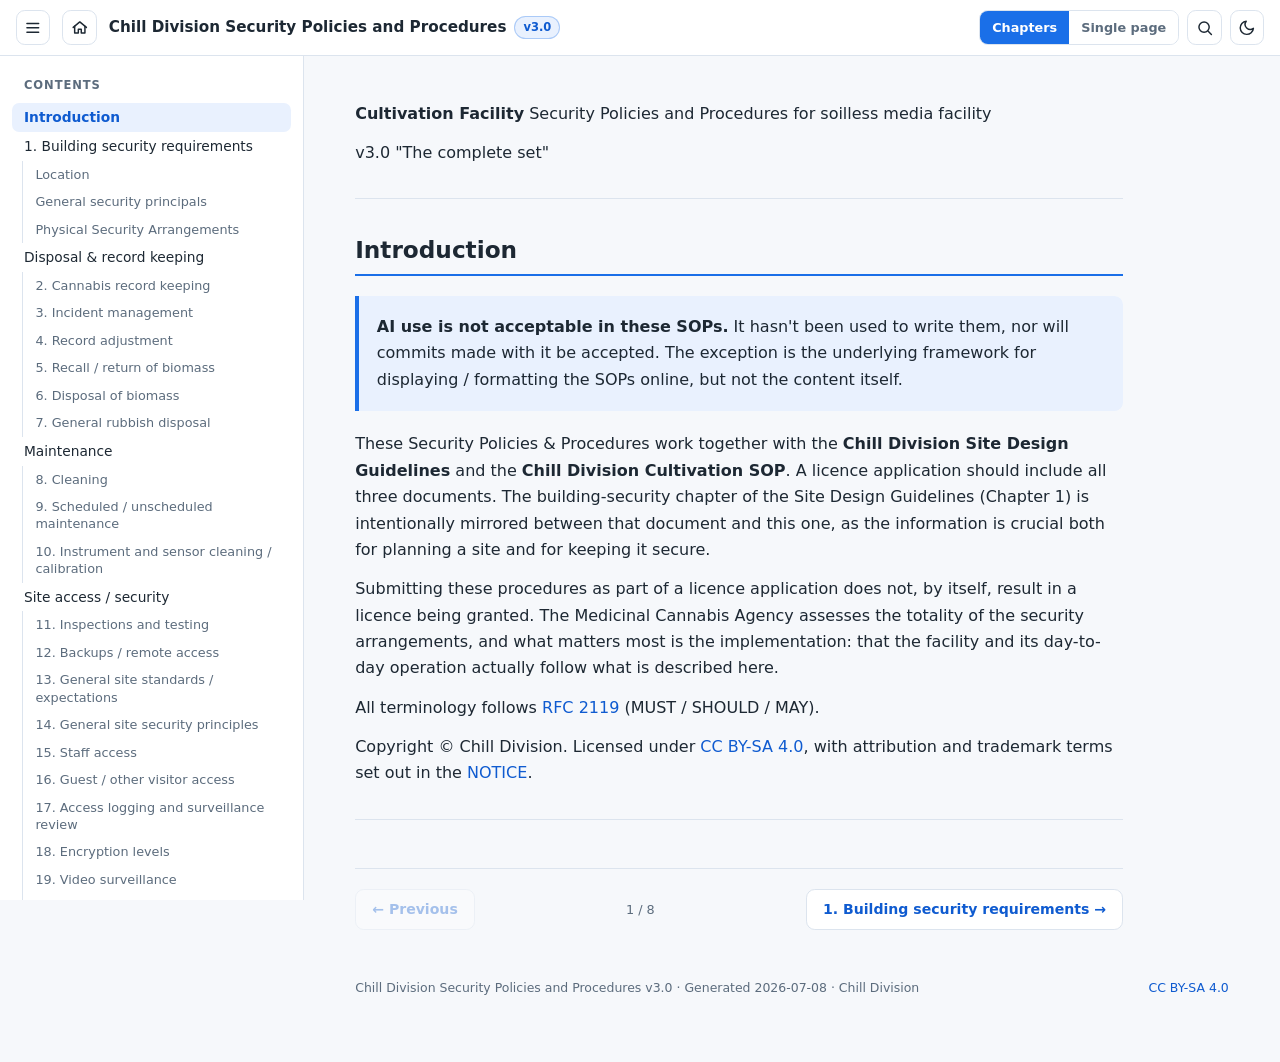
<file: 202607/security-policies-and-procedures.html>
<!doctype html>
<html lang="en" data-theme="light">
<head>
<meta charset="utf-8">
<meta name="viewport" content="width=device-width, initial-scale=1">
<meta name="generator" content="Chill Division SOP publisher">
<meta name="robots" content="noindex, nofollow, noarchive, nosnippet">
<title>Chill Division Security Policies and Procedures</title>
<style>
/* ==========================================================================
   Chill Division SOP publishing stylesheet
   Light mode (default) with blue accents; dark mode via [data-theme="dark"].
   Inlined into the self-contained HTML at build time by publish/build.py.
   ========================================================================== */

:root {
  --bg: #f6f8fb;
  --panel: #ffffff;
  --text: #1d2833;
  --muted: #5c6c7d;
  --accent: #1a6fe8;
  --accent-strong: #0f5bd0;
  --accent-soft: #e9f1fe;
  --border: #dce4ee;
  --code-bg: #eff3f9;
  --shadow: 0 1px 3px rgba(16, 34, 60, 0.08), 0 8px 24px rgba(16, 34, 60, 0.06);
  --topbar-h: 3.5rem;
  --sidebar-w: 19rem;
  color-scheme: light;
}

html[data-theme="dark"] {
  --bg: #0e1520;
  --panel: #151f2c;
  --text: #dce5ef;
  --muted: #8da0b5;
  --accent: #5ea0ff;
  --accent-strong: #82b5ff;
  --accent-soft: #14273f;
  --border: #253649;
  --code-bg: #101a27;
  --shadow: 0 1px 3px rgba(0, 0, 0, 0.4), 0 8px 24px rgba(0, 0, 0, 0.3);
  color-scheme: dark;
}

* { box-sizing: border-box; }

html { scroll-behavior: smooth; }

body {
  margin: 0;
  background: var(--bg);
  color: var(--text);
  font-family: system-ui, -apple-system, "Segoe UI", Roboto, "Helvetica Neue", Arial, sans-serif;
  font-size: 16px;
  line-height: 1.65;
  -webkit-text-size-adjust: 100%;
}

/* --------------------------------------------------------------------------
   Top bar
   -------------------------------------------------------------------------- */

.topbar {
  position: fixed;
  top: 0; left: 0; right: 0;
  height: var(--topbar-h);
  display: flex;
  align-items: center;
  gap: 0.75rem;
  padding: 0 1rem;
  background: var(--panel);
  border-bottom: 1px solid var(--border);
  z-index: 40;
}

.topbar .doc-title {
  font-weight: 650;
  font-size: 0.95rem;
  white-space: nowrap;
  overflow: hidden;
  text-overflow: ellipsis;
  flex: 1 1 auto;
  min-width: 0;
}

.version-badge {
  display: inline-block;
  margin-left: 0.5rem;
  padding: 0.05rem 0.5rem;
  font-size: 0.72rem;
  font-weight: 600;
  color: var(--accent-strong);
  background: var(--accent-soft);
  border: 1px solid color-mix(in srgb, var(--accent) 30%, transparent);
  border-radius: 999px;
  vertical-align: middle;
}

.controls {
  display: flex;
  align-items: center;
  gap: 0.5rem;
  flex: 0 0 auto;
}

.icon-btn {
  appearance: none;
  border: 1px solid var(--border);
  background: var(--panel);
  color: var(--text);
  width: 2.15rem;
  height: 2.15rem;
  border-radius: 0.55rem;
  display: inline-flex;
  align-items: center;
  justify-content: center;
  cursor: pointer;
  font-size: 1rem;
  transition: background 0.15s ease, border-color 0.15s ease;
}
.icon-btn:hover { border-color: var(--accent); color: var(--accent); }

.icon-btn svg { width: 1.1rem; height: 1.1rem; }

.view-toggle {
  display: inline-flex;
  border: 1px solid var(--border);
  border-radius: 0.55rem;
  overflow: hidden;
}
.view-toggle button {
  appearance: none;
  border: 0;
  background: var(--panel);
  color: var(--muted);
  font: inherit;
  font-size: 0.8rem;
  font-weight: 600;
  padding: 0.4rem 0.75rem;
  cursor: pointer;
}
.view-toggle button.active {
  background: var(--accent);
  color: #fff;
}

/* theme icons: show moon in light mode, sun in dark mode */
#themeToggle .icon-sun { display: none; }
#themeToggle .icon-moon { display: inline; }
html[data-theme="dark"] #themeToggle .icon-sun { display: inline; }
html[data-theme="dark"] #themeToggle .icon-moon { display: none; }

/* --------------------------------------------------------------------------
   Layout: sidebar + content
   -------------------------------------------------------------------------- */

.layout {
  display: flex;
  padding-top: var(--topbar-h);
  min-height: 100vh;
}

.sidebar {
  position: fixed;
  top: var(--topbar-h);
  bottom: 0;
  left: 0;
  width: var(--sidebar-w);
  overflow-y: auto;
  overscroll-behavior: contain;
  background: var(--panel);
  border-right: 1px solid var(--border);
  padding: 1rem 0.75rem 2rem;
  z-index: 30;
}

.content {
  flex: 1;
  min-width: 0;
  margin-left: var(--sidebar-w);
  padding: 2rem clamp(1rem, 4vw, 3.5rem) 4rem;
  max-width: calc(var(--sidebar-w) + 52rem);
}

/* Desktop: hamburger collapses the sidebar for a wider reading column. */
@media (min-width: 1024px) {
  .sidebar { transition: transform 0.2s ease; }
  body.sidebar-collapsed .sidebar { transform: translateX(-100%); }
  body.sidebar-collapsed .content { margin-left: 0; max-width: 56rem; }
}

/* Home / all-documents link — hidden on the index itself. */
.home-link { text-decoration: none; flex: 0 0 auto; }
.is-index .home-link { display: none; }
/* View toggle and chapter pager are meaningless on the index page. */
.is-index .view-toggle,
.is-index .pager { display: none; }

.scrim {
  display: none;
  position: fixed;
  inset: var(--topbar-h) 0 0 0;
  background: rgba(10, 20, 35, 0.45);
  z-index: 25;
}

/* Tablet / phone: off-canvas drawer */
@media (max-width: 1023px) {
  .sidebar {
    transform: translateX(-105%);
    transition: transform 0.22s ease;
    box-shadow: var(--shadow);
    width: min(var(--sidebar-w), 85vw);
  }
  body.nav-open .sidebar { transform: translateX(0); }
  body.nav-open .scrim { display: block; }
  .content { margin-left: 0; }
  .view-toggle button { padding: 0.4rem 0.55rem; font-size: 0.74rem; }
}

/* --------------------------------------------------------------------------
   Table of contents
   -------------------------------------------------------------------------- */

.toc-heading {
  font-size: 0.72rem;
  font-weight: 700;
  text-transform: uppercase;
  letter-spacing: 0.08em;
  color: var(--muted);
  padding: 0.25rem 0.75rem 0.5rem;
}

.toc ul {
  list-style: none;
  margin: 0;
  padding: 0;
}
.toc ul ul {
  margin-left: 0.65rem;
  border-left: 1px solid var(--border);
}

.toc a {
  display: block;
  padding: 0.32rem 0.75rem;
  color: var(--text);
  text-decoration: none;
  font-size: 0.86rem;
  border-radius: 0.45rem;
  line-height: 1.35;
}
.toc ul ul a { font-size: 0.8rem; color: var(--muted); }

.toc a:hover { background: var(--accent-soft); color: var(--accent-strong); }
.toc a.active {
  background: var(--accent-soft);
  color: var(--accent-strong);
  font-weight: 600;
}

/* --------------------------------------------------------------------------
   Document content
   -------------------------------------------------------------------------- */

.chapter { max-width: 48rem; }

body.mode-chapters .chapter { display: none; }
body.mode-chapters .chapter.current { display: block; }

.content h1, .content h2, .content h3, .content h4 {
  line-height: 1.3;
  scroll-margin-top: calc(var(--topbar-h) + 1rem);
}

.content h1 { font-size: 1.75rem; margin: 1.5rem 0 1rem; }

.content h2 {
  font-size: 1.45rem;
  margin: 2.25rem 0 1rem;
  padding-bottom: 0.5rem;
  border-bottom: 2px solid var(--accent);
}

.content h3 { font-size: 1.15rem; margin: 1.9rem 0 0.7rem; }
.content h4 { font-size: 1rem; margin: 1.5rem 0 0.6rem; color: var(--muted); }

.content a { color: var(--accent-strong); text-decoration: none; }
.content a:hover { text-decoration: underline; }

.content p { margin: 0.8rem 0; }

.content ol, .content ul { padding-left: 1.6rem; margin: 0.8rem 0; }
.content li { margin: 0.45rem 0; }
.content li > ol, .content li > ul { margin: 0.45rem 0; }

/* Hierarchical SOP numbering (12 → 12.1 → 12.4.1), stamped at build time
   as data-num attributes on ordered-list items. */
.content ol.num-ol { list-style: none; padding-left: 0; }
.content ol.num-ol > li { position: relative; padding-left: 3em; }
.content ol.num-ol ol.num-ol > li { padding-left: 4em; }
.content ol.num-ol ol.num-ol ol.num-ol > li { padding-left: 5em; }
.content ol.num-ol ol.num-ol ol.num-ol ol.num-ol > li { padding-left: 6em; }
.content ol.num-ol > li::before {
  content: attr(data-num);
  position: absolute;
  left: 0;
  top: 0;
  font-weight: 600;
  font-variant-numeric: tabular-nums;
  color: var(--accent-strong);
}

.content blockquote {
  margin: 1.25rem 0;
  padding: 0.75rem 1.1rem;
  background: var(--accent-soft);
  border-left: 4px solid var(--accent);
  border-radius: 0 0.55rem 0.55rem 0;
  color: var(--text);
}
.content blockquote p { margin: 0.4rem 0; }

.content code {
  font-family: ui-monospace, SFMono-Regular, "Cascadia Mono", Consolas, Menlo, monospace;
  font-size: 0.86em;
  background: var(--code-bg);
  border: 1px solid var(--border);
  border-radius: 0.35rem;
  padding: 0.08em 0.35em;
}

.content pre {
  background: var(--code-bg);
  border: 1px solid var(--border);
  border-radius: 0.55rem;
  padding: 0.9rem 1.1rem;
  overflow-x: auto;
}
.content pre code { background: none; border: 0; padding: 0; }

.content hr {
  border: 0;
  border-top: 1px solid var(--border);
  margin: 2rem 0;
}

.content table {
  width: 100%;
  border-collapse: collapse;
  margin: 1.25rem 0;
  font-size: 0.9rem;
  display: block;
  overflow-x: auto;
}
.content table thead th {
  background: var(--accent-soft);
  color: var(--accent-strong);
  text-align: left;
  font-weight: 650;
}
.content table th, .content table td {
  border: 1px solid var(--border);
  padding: 0.5rem 0.7rem;
  vertical-align: top;
}
.content table tbody tr:nth-child(even) { background: color-mix(in srgb, var(--accent-soft) 40%, transparent); }

.content img { max-width: 100%; height: auto; }

/* --------------------------------------------------------------------------
   Chapter pager
   -------------------------------------------------------------------------- */

.pager {
  display: none;
  align-items: center;
  justify-content: space-between;
  gap: 1rem;
  margin-top: 3rem;
  padding-top: 1.25rem;
  border-top: 1px solid var(--border);
  max-width: 48rem;
}
body.mode-chapters .pager { display: flex; }

.pager button {
  appearance: none;
  font: inherit;
  font-size: 0.88rem;
  font-weight: 600;
  color: var(--accent-strong);
  background: var(--panel);
  border: 1px solid var(--border);
  border-radius: 0.55rem;
  padding: 0.5rem 1rem;
  cursor: pointer;
  max-width: 45%;
  overflow: hidden;
  text-overflow: ellipsis;
  white-space: nowrap;
}
.pager button:hover:not(:disabled) { border-color: var(--accent); }
.pager button:disabled { opacity: 0.35; cursor: default; }

.pager .pager-label {
  font-size: 0.8rem;
  color: var(--muted);
  flex: 0 0 auto;
}

.docfooter {
  margin-top: 3rem;
  font-size: 0.78rem;
  color: var(--muted);
  display: flex;
  justify-content: space-between;
  align-items: center;
  gap: 0.5rem 1rem;
  flex-wrap: wrap;
}
.docfooter a { color: var(--accent-strong); text-decoration: none; white-space: nowrap; }
.docfooter a:hover { text-decoration: underline; }

/* --------------------------------------------------------------------------
   Search
   -------------------------------------------------------------------------- */

.search-overlay {
  position: fixed;
  inset: 0;
  background: rgba(10, 20, 35, 0.45);
  z-index: 60;
  display: flex;
  justify-content: center;
  align-items: flex-start;
  padding: 10vh 1rem 1rem;
}
.search-overlay[hidden] { display: none; }

.search-box {
  width: 100%;
  max-width: 38rem;
  max-height: 70vh;
  display: flex;
  flex-direction: column;
  background: var(--panel);
  border: 1px solid var(--border);
  border-radius: 0.8rem;
  box-shadow: var(--shadow);
  overflow: hidden;
}

.search-inputrow {
  display: flex;
  align-items: center;
  gap: 0.6rem;
  padding: 0.75rem 1rem;
  border-bottom: 1px solid var(--border);
}
.search-inputrow svg { width: 1.1rem; height: 1.1rem; color: var(--muted); flex: 0 0 auto; }

#searchInput {
  flex: 1;
  min-width: 0;
  border: 0;
  outline: none;
  background: transparent;
  color: var(--text);
  font: inherit;
  font-size: 1rem;
}

#searchClose {
  appearance: none;
  border: 1px solid var(--border);
  background: transparent;
  color: var(--muted);
  font: inherit;
  font-size: 0.68rem;
  font-weight: 600;
  border-radius: 0.4rem;
  padding: 0.15rem 0.45rem;
  cursor: pointer;
}
#searchClose:hover { border-color: var(--accent); color: var(--accent); }

.search-results { overflow-y: auto; overscroll-behavior: contain; }

.search-result {
  appearance: none;
  display: flex;
  align-items: baseline;
  gap: 0.6rem;
  width: 100%;
  text-align: left;
  border: 0;
  border-bottom: 1px solid var(--border);
  background: transparent;
  color: var(--text);
  font: inherit;
  font-size: 0.86rem;
  line-height: 1.45;
  padding: 0.6rem 1rem;
  cursor: pointer;
}
.search-result:last-child { border-bottom: 0; }
.search-result:hover, .search-result.selected { background: var(--accent-soft); }

.sr-meta {
  flex: 0 0 auto;
  font-size: 0.72rem;
  font-weight: 650;
  font-variant-numeric: tabular-nums;
  white-space: nowrap;
  color: var(--accent-strong);
  background: var(--accent-soft);
  border: 1px solid color-mix(in srgb, var(--accent) 30%, transparent);
  border-radius: 0.35rem;
  padding: 0.05rem 0.4rem;
}

.sr-text { flex: 1; min-width: 0; }
.sr-text.sr-heading { font-weight: 650; }

.search-result mark {
  background: color-mix(in srgb, var(--accent) 22%, transparent);
  color: inherit;
  border-radius: 0.2rem;
  padding: 0 0.08em;
}

.search-empty { padding: 1rem; color: var(--muted); font-size: 0.86rem; }

/* Flash the target after jumping to a search result. */
.search-hit { animation: search-hit 1.7s ease-out; }
@keyframes search-hit {
  0%, 45% { background: var(--accent-soft); box-shadow: 0 0 0 4px var(--accent-soft); border-radius: 0.3rem; }
  100% { background: transparent; box-shadow: none; }
}

/* Keep jump targets clear of the fixed topbar. */
.content li, .content p, .content tr { scroll-margin-top: calc(var(--topbar-h) + 1rem); }

/* Phones: tighten the topbar so the extra search button still fits. */
@media (max-width: 540px) {
  .topbar { gap: 0.45rem; padding: 0 0.6rem; }
  .icon-btn { width: 2rem; height: 2rem; }
  .topbar .version-badge { display: none; }
  .view-toggle button { padding: 0.35rem 0.45rem; font-size: 0.7rem; }
}

/* --------------------------------------------------------------------------
   Index page cards
   -------------------------------------------------------------------------- */

.doc-cards {
  display: grid;
  grid-template-columns: repeat(auto-fill, minmax(17rem, 1fr));
  gap: 1.25rem;
  margin-top: 1.5rem;
}

.doc-card {
  background: var(--panel);
  border: 1px solid var(--border);
  border-radius: 0.8rem;
  padding: 1.25rem;
  box-shadow: var(--shadow);
  display: flex;
  flex-direction: column;
  gap: 0.5rem;
}
.doc-card h3 { margin: 0; font-size: 1.05rem; }
.doc-card .version-badge { align-self: flex-start; margin-left: 0; }
.doc-card .doc-links { margin-top: auto; display: flex; gap: 0.6rem; padding-top: 0.75rem; }
.doc-card .doc-links a {
  font-size: 0.84rem;
  font-weight: 600;
  color: var(--accent-strong);
  text-decoration: none;
  border: 1px solid var(--border);
  border-radius: 0.5rem;
  padding: 0.4rem 0.8rem;
}
.doc-card .doc-links a:hover { border-color: var(--accent); }
.doc-card .doc-links a.primary { background: var(--accent); border-color: var(--accent); color: #fff; }

/* --------------------------------------------------------------------------
   Print — A4
   -------------------------------------------------------------------------- */

.print-only { display: none; }

@page {
  size: A4;
  margin: 18mm 16mm;
}

@media print {
  :root, html[data-theme="dark"] {
    --bg: #ffffff;
    --panel: #ffffff;
    --text: #17202b;
    --muted: #4a5866;
    --accent: #1a5fc4;
    --accent-strong: #14509f;
    --accent-soft: #edf3fc;
    --border: #c9d4e0;
    --code-bg: #f2f5f9;
  }

  body { background: #fff; font-size: 10.5pt; line-height: 1.5; }

  .topbar, .sidebar, .scrim, .pager, #navToggle { display: none !important; }

  .layout { padding-top: 0; }
  .content { margin-left: 0; padding: 0; max-width: none; }
  .chapter { display: block !important; max-width: none; }

  .print-only { display: block; }

  .print-title {
    page-break-after: always;
    padding-top: 30vh;
    text-align: center;
  }
  .print-title .pt-brand {
    font-size: 12pt;
    font-weight: 700;
    letter-spacing: 0.2em;
    text-transform: uppercase;
    color: var(--accent-strong);
    margin-bottom: 1.5rem;
  }
  .print-title h1 { font-size: 22pt; margin: 0 0 1rem; }
  .print-title .pt-version { color: var(--muted); font-size: 10pt; }

  .chapter > h1, .chapter > h2:first-child { page-break-before: always; }
  .chapter:first-of-type > h2:first-child { page-break-before: avoid; }

  h1, h2, h3, h4 { page-break-after: avoid; }
  table, blockquote, pre, img { page-break-inside: avoid; }
  li { page-break-inside: avoid; }

  .content table { display: table; font-size: 9pt; }

  .content a { color: var(--text); text-decoration: none; }

  .docfooter { border-top: 1px solid var(--border); padding-top: 0.5rem; }
}

</style>
</head>
<body class="mode-chapters ">

<header class="topbar">
  <button id="navToggle" class="icon-btn" aria-label="Toggle navigation">
    <svg viewBox="0 0 24 24" fill="none" stroke="currentColor" stroke-width="2" stroke-linecap="round"><path d="M4 6h16M4 12h16M4 18h16"/></svg>
  </button>
  <a class="home-link icon-btn" href="index.html" aria-label="All documents" title="All documents">
    <svg viewBox="0 0 24 24" fill="none" stroke="currentColor" stroke-width="2" stroke-linecap="round" stroke-linejoin="round"><path d="M3 11.5 12 4l9 7.5"/><path d="M5 10v9h5v-5h4v5h5v-9"/></svg>
  </a>
  <div class="doc-title">Chill Division Security Policies and Procedures<span class="version-badge">v3.0</span></div>
  <div class="controls">
    <div class="view-toggle" role="group" aria-label="View mode">
      <button id="viewChapters" class="active" type="button">Chapters</button>
      <button id="viewSingle" type="button">Single page</button>
    </div>
    <button id="searchToggle" class="icon-btn" aria-label="Search" title="Search ( / )" type="button">
      <svg viewBox="0 0 24 24" fill="none" stroke="currentColor" stroke-width="2" stroke-linecap="round"><circle cx="11" cy="11" r="7"/><path d="m21 21-4.35-4.35"/></svg>
    </button>
    <button id="themeToggle" class="icon-btn" aria-label="Toggle dark mode" type="button">
      <svg class="icon-moon" viewBox="0 0 24 24" fill="none" stroke="currentColor" stroke-width="2" stroke-linecap="round" stroke-linejoin="round"><path d="M21 12.8A9 9 0 1 1 11.2 3a7 7 0 0 0 9.8 9.8z"/></svg>
      <svg class="icon-sun" viewBox="0 0 24 24" fill="none" stroke="currentColor" stroke-width="2" stroke-linecap="round" stroke-linejoin="round"><circle cx="12" cy="12" r="4"/><path d="M12 2v2m0 16v2M4.9 4.9l1.4 1.4m11.4 11.4 1.4 1.4M2 12h2m16 0h2M4.9 19.1l1.4-1.4M17.7 6.3l1.4-1.4"/></svg>
    </button>
  </div>
</header>

<div class="layout">
  <nav id="sidebar" class="sidebar" aria-label="Table of contents">
    <div class="toc-heading">Contents</div>
    <div class="toc">
<ul>
<li><a href="#introduction" data-ch="0">Introduction</a>
</li>
<li><a href="#1-building-security-requirements" data-ch="1">1. Building security requirements</a>
<ul>
<li><a href="#location" data-ch="1">Location</a></li>
<li><a href="#general-security-principals" data-ch="1">General security principals</a></li>
<li><a href="#physical-security-arrangements" data-ch="1">Physical Security Arrangements</a></li>
</ul></li>
<li><a href="#disposal-record-keeping" data-ch="2">Disposal &amp; record keeping</a>
<ul>
<li><a href="#2-cannabis-record-keeping" data-ch="2">2. Cannabis record keeping</a></li>
<li><a href="#3-incident-management" data-ch="2">3. Incident management</a></li>
<li><a href="#4-record-adjustment" data-ch="2">4. Record adjustment</a></li>
<li><a href="#5-recall-return-of-biomass" data-ch="2">5. Recall / return of biomass</a></li>
<li><a href="#6-disposal-of-biomass" data-ch="2">6. Disposal of biomass</a></li>
<li><a href="#7-general-rubbish-disposal" data-ch="2">7. General rubbish disposal</a></li>
</ul></li>
<li><a href="#maintenance" data-ch="3">Maintenance</a>
<ul>
<li><a href="#8-cleaning" data-ch="3">8. Cleaning</a></li>
<li><a href="#9-scheduled-unscheduled-maintenance" data-ch="3">9. Scheduled / unscheduled maintenance</a></li>
<li><a href="#10-instrument-and-sensor-cleaning-calibration" data-ch="3">10. Instrument and sensor cleaning / calibration</a></li>
</ul></li>
<li><a href="#site-access-security" data-ch="4">Site access / security</a>
<ul>
<li><a href="#11-inspections-and-testing" data-ch="4">11. Inspections and testing</a></li>
<li><a href="#12-backups-remote-access" data-ch="4">12. Backups / remote access</a></li>
<li><a href="#13-general-site-standards-expectations" data-ch="4">13. General site standards / expectations</a></li>
<li><a href="#14-general-site-security-principles" data-ch="4">14. General site security principles</a></li>
<li><a href="#15-staff-access" data-ch="4">15. Staff access</a></li>
<li><a href="#16-guest-other-visitor-access" data-ch="4">16. Guest / other visitor access</a></li>
<li><a href="#17-access-logging-and-surveillance-review" data-ch="4">17. Access logging and surveillance review</a></li>
<li><a href="#18-encryption-levels" data-ch="4">18. Encryption levels</a></li>
<li><a href="#19-video-surveillance" data-ch="4">19. Video surveillance</a></li>
<li><a href="#20-staff-onboarding-and-policy-upkeep" data-ch="4">20. Staff onboarding and policy upkeep</a></li>
<li><a href="#21-staff-personal-security" data-ch="4">21. Staff personal security</a></li>
</ul></li>
<li><a href="#inward-outward-goods" data-ch="5">Inward / outward goods</a>
<ul>
<li><a href="#22-approved-suppliers" data-ch="5">22. Approved suppliers</a></li>
<li><a href="#23-approved-recipients" data-ch="5">23. Approved recipients</a></li>
<li><a href="#24-purchasing-of-cannabis-materials" data-ch="5">24. Purchasing of cannabis materials</a></li>
<li><a href="#25-sending-receiving-parcels" data-ch="5">25. Sending / receiving parcels</a></li>
<li><a href="#26-sending-wet-dry-biomass" data-ch="5">26. Sending wet / dry biomass</a></li>
</ul></li>
<li><a href="#additional-items" data-ch="6">Additional items</a>
<ul>
<li><a href="#chill-division-universal-shipping-manifest" data-ch="6">Chill Division Universal Shipping Manifest</a></li>
<li><a href="#annual-stock-take-reporting" data-ch="6">Annual Stock Take reporting</a></li>
</ul></li>
<li><a href="#changelog" data-ch="7">Changelog</a>
</li>
</ul>
    </div>
  </nav>
  <div id="scrim" class="scrim"></div>

  <main id="content" class="content">
    <div class="print-only print-title">
      <div class="pt-brand">Chill Division</div>
      <h1>Chill Division Security Policies and Procedures</h1>
      <div class="pt-version">v3.0 &middot; Generated 2026-07-08</div>
    </div>

<section class="chapter"><p><strong>Cultivation Facility</strong>
Security Policies and Procedures for soilless media facility</p>
<p>v3.0
&quot;The complete set&quot;</p>
<hr />
<h2 id="introduction">Introduction</h2>
<blockquote>
<p><strong>AI use is not acceptable in these SOPs.</strong> It hasn't been used to write them,
nor will commits made with it be accepted. The exception is the underlying framework
for displaying / formatting the SOPs online, but not the content itself.</p>
</blockquote>
<p>These Security Policies &amp; Procedures work together with the <strong>Chill Division Site
Design Guidelines</strong> and the <strong>Chill Division Cultivation SOP</strong>. A licence
application should include all three documents. The building-security chapter of
the Site Design Guidelines (Chapter 1) is intentionally mirrored between that
document and this one, as the information is crucial both for planning a site and
for keeping it secure.</p>
<p>Submitting these procedures as part of a licence application does not, by itself,
result in a licence being granted. The Medicinal Cannabis Agency assesses the
totality of the security arrangements, and what matters most is the
implementation: that the facility and its day-to-day operation actually follow
what is described here.</p>
<p>All terminology follows <a href="https://datatracker.ietf.org/doc/html/rfc2119">RFC 2119</a>
(MUST / SHOULD / MAY).</p>
<p>Copyright © Chill Division. Licensed under <a href="https://creativecommons.org/licenses/by-sa/4.0/">CC BY-SA 4.0</a>, with attribution and trademark terms set out in the <a href="https://github.com/Chill-Division/SOPs/blob/main/NOTICE">NOTICE</a>.</p>
<hr />
</section>
<section class="chapter"><h2 id="1-building-security-requirements">1. Building security requirements</h2>
<p>These procedures will aid in selecting a premise for lease to cultivate in, along with ensuring that the appropriate amendments to the facility are made to ensure the safety of cannabis.</p>
<p>When searching for a lease, a facility owner should be mindful of the amount of time the lease is likely to last, and so seeking a 4-5 year lease term, with 2+2 ROR (Right of Refusal) is often desirable. If a facility owner is seeking to have 50-60sqm of canopy space, a 160-200sqm warehouse lease is likely going to be sufficient, with further optimizations able to be had by an experienced owner.</p>
<p>The Landlord of this warehouse must be willing to provide a letter to the Medicinal Cannabis Agency to include with your licence application. It must state their approval of your undertakings at the location, so it pays to be up-front with your landlord, and engage a regulatory consulting expert who can assist with ensuring a successful lease.</p>
<p>It is also worth noting that in cases where some of these guidelines are unable to be followed, the totality of the security arrangements will be assessed by the Medicinal Cannabis Agency, and there may be flexibility in some instances. However, the assumption of oneself being “the exception to the rule” is not an optimal place to start, but rather a place whereby a regulatory consultant may be able to offer ways to make a location suitable even if it does not match 100% of the criteria from the outset.</p>
<p>During build-out, and before the Medicinal Cannabis Agency’s site audit, Responsible Personnel should also notify the New Zealand Police of the proposed location and the nature of activities to be conducted on-site.</p>
<h3 id="location">Location</h3>
<ol class="num-ol">
<li data-num="1.1" id="i-1-1">
<p>The premise should not be within 120m of any residential properties. This is the minimum distance to aim for. Where a prospective site cannot meet it, the location should be reviewed with a regulatory consultant on a case-by-case basis, and may still be accepted at the Medicinal Cannabis Agency’s discretion.</p>
<ol class="num-ol">
<li data-num="1.1.1" id="i-1-1-1">
<p>The premise should ideally have at least a 150-200m radius around the facility location whereby there are no other residential properties, unless the house is that of the owner of the cultivation facility or similar.</p>
</li>
<li data-num="1.1.2" id="i-1-1-2">
<p>The premise should not be within 200m of a school, kura, kindergarten, preschool, highschool, or other place of education.</p>
</li>
<li data-num="1.1.3" id="i-1-1-3">
<p>The premise should ideally be in a built-up industrial area.</p>
<ol class="num-ol">
<li data-num="1.1.3.1" id="i-1-1-3-1">A commercial area may be considered but is not recommended due to the possibility of elevated foot-traffic from pedestrians and the general-public.</li>
</ol>
</li>
<li data-num="1.1.4" id="i-1-1-4">
<p>Rural residential properties may be considered as a suitable location for a cultivation facility, such as a greenfield site, but with the expectation that cultivation will take place indoors. This indoors may be a shed, a container, or a constructed premise.</p>
<ol class="num-ol">
<li data-num="1.1.4.1" id="i-1-1-4-1">Any site should still ensure there is at least 120m from the location of the desired cultivation facility building, and any neighbouring residential homes, as with item 1 above.</li>
</ol>
</li>
<li data-num="1.1.5" id="i-1-1-5">
<p>The building may be adjacent to other industrial units in a “light industrial complex” type of situation.</p>
<ol class="num-ol">
<li data-num="1.1.5.1" id="i-1-1-5-1">Thick concrete walls or other secure framing should be in-place between the units.</li>
</ol>
</li>
<li data-num="1.1.6" id="i-1-1-6">
<p>Where a standalone unit is sought for cultivation, such as a shed or individual warehouse, there must be two barriers to entry at all times to any room where cannabis materials will be held. As such a fence / gate may be used as one of these barriers, however it must be able to stand on its own merit and should be a suitable distance from the premise.</p>
</li>
<li data-num="1.1.7" id="i-1-1-7">
<p>Consideration should also be given to the layout of any pre-existing warehouses, as certain rooms may be unsuitable for use for cultivation aspects due to existing doors / walkways within the facility.</p>
<ol class="num-ol">
<li data-num="1.1.7.1" id="i-1-1-7-1">This often includes a “lunchroom” on the externally facing wall which also has an adjacent roller door. Due to the roller door being a single barrier to entry, although there may be two doors any personnel would normally enter through via the lunchroom, additional internal barriers to entry would need to be considered</li>
</ol>
</li>
</ol>
</li>
</ol>
<h3 id="general-security-principals">General security principals</h3>
<p>The majority of these requirements will be fit-out requirements that the facility owner will have to implement, and are unlikely to be available in any pre-existing setup. These principals will guide the design of the facility.</p>
<ol start="8" class="num-ol">
<li data-num="1.8" id="i-1-8">
<p>There should be no external signage, logos, emblems or markings anywhere on-site that relates to the company, or the nature of the business being conducted on-site</p>
<ol class="num-ol">
<li data-num="1.8.1" id="i-1-8-1">If required as part of body corporate signage etc, a decoy name should be used, or that of a separate / unrelated business.</li>
</ol>
</li>
<li data-num="1.9" id="i-1-9">
<p>Generic and unidentifiable alarm / security stickers are permitted for the purpose of deterring diversion attempts / unauthorized access.</p>
</li>
<li data-num="1.10" id="i-1-10">
<p>PINs are not to be written down anywhere, nor any identifying marks made on the key fobs that would pertain to the company (such as name or address) or any other such references to the site / location.</p>
</li>
<li data-num="1.11" id="i-1-11">
<p>Keys are not recommended for physical access to any locations of the site due to easy cloning and copying. Where no other alternative is available (such as for a gate / fence), keys may be used and should be marked as “<strong>DO NOT COPY</strong>”.</p>
<ol class="num-ol">
<li data-num="1.11.1" id="i-1-11-1">For any padlocks, a tumbler-PIN lock should be utilized if no other alternatives can be used, instead of a key-based lock.</li>
</ol>
</li>
<li data-num="1.12" id="i-1-12">
<p>Access to any area of the site which may contain cannabis biomass must employ a method of <em>2-factor authentication</em> (Two separate factors of authorization) in order to reach any room where cannabis materials may be. This means one door may require a fingerprint whereas another requires a PIN.</p>
</li>
<li data-num="1.13" id="i-1-13">
<p>2-factor authentication methods may include but are not limited to a combination of a PIN + fingerprint, PIN + key fob, fingerprint + key fob, PIN + NFC authentication method or other similar security arrangement. This ensures that should a Key Fob / cellphone be lost, stolen, or go missing, its use would not permit any unauthorized access to the site.</p>
</li>
<li data-num="1.14" id="i-1-14">
<p>An alarm must sound in the event the external personnel doors remain open for a period of more than 60 seconds. A siren must sound inside the facility, acting as a deterrent to any attempted diversion, should a break-in be attempted.</p>
<ol class="num-ol">
<li data-num="1.14.1" id="i-1-14-1">Responsible Persons will also be automatically notified electronically of the security breach so that security footage can be reviewed and appropriate remedial actions can be taken including calling of the Police if required.</li>
</ol>
</li>
<li data-num="1.15" id="i-1-15">
<p>Ensure that unauthorized individuals, including guests and other personnel, are unable to view the entry of the PIN code on any keypad.</p>
</li>
<li data-num="1.16" id="i-1-16">
<p>Ensure that unauthorized individuals are unable to gain access to the cultivation facility by tailing authorized personnel through a closing door.</p>
</li>
<li data-num="1.17" id="i-1-17">
<p>Personal belongings should be left off-site where possible, such as in your vehicle. Any bags or other items taken into the secure areas may be searched before you exit the building.</p>
</li>
<li data-num="1.18" id="i-1-18">
<p>The site must be operated in a manner such that smell does not escape to bother nearby neighbours or businesses. This may involve operating the facility at a <strong>negative pressure</strong> and / or <strong>carbon filtration</strong> for any venting of air.</p>
<ol class="num-ol">
<li data-num="1.18.1" id="i-1-18-1">
<p>This may also include internal scrubbing of air with carbon filtration.</p>
</li>
<li data-num="1.18.2" id="i-1-18-2">
<p>HEPA / MERV filtration is not an acceptable method of odour control, as the filters are only designed to capture dust and other particulate matter, and only carbon filtration is acceptable for scrubbing odour.</p>
</li>
</ol>
</li>
<li data-num="1.19" id="i-1-19">
<p>To further combat odour escaping, all rooms where cannabis materials are held should be sealed with a silicon-based beading (Such as Sikaflex AT-Facade) along any gaps in wall-panels, joins, edges, skirting boards, and around drainages. This will minimize odour escape while also maximizing CO2 injection efficiency.</p>
<ol class="num-ol">
<li data-num="1.19.1" id="i-1-19-1">Care should be taken where any electrical / data cabling may enter the room, as well as plumbing and CO2 related penetrations.</li>
</ol>
</li>
<li data-num="1.20" id="i-1-20">
<p>Similarly, doors to those rooms should also be fitted with an edge / automatic door bottom sealer, such as Ravenseal RP10Si frame-seal / RP8Si door bottom automatic sealer, to prevent further odour escaping or CO2 leaking.</p>
<ol class="num-ol">
<li data-num="1.20.1" id="i-1-20-1">Alternatively where doors can be retrofit / replaced, a hermetically sealed door should be used.</li>
</ol>
</li>
<li data-num="1.21" id="i-1-21">
<p>Documents such as SOPs, Floorplan etc must always include a version number. This should be in the form of Semantic Versioning (Major.Minor.Patch) format as defined by the Semantic Versioning 2.0.0 specification (semver.org), or date-based versioning as described in ISO 8601 (YYYYMMDD).</p>
</li>
<li data-num="1.22" id="i-1-22">
<p>Any floorplan provided to the Medicinal Cannabis Agency must label each internal room with its purpose (Flower1, Flower2, Nursery, Drying etc). Each physical room must then be labelled with a matching sticker / poster, on or directly adjacent to its door, so that the physical labels always align with the floorplan.</p>
<ol class="num-ol">
<li data-num="1.22.1" id="i-1-22-1">The locations of free-standing equipment relevant to security or odour control (such as carbon / HEPA filters) should also be noted on the floorplan.</li>
</ol>
</li>
</ol>
<h3 id="physical-security-arrangements">Physical Security Arrangements</h3>
<ol start="24" class="num-ol">
<li data-num="1.24" id="i-1-24">
<p>If there is a fence acting as a barrier to entry, it must be sufficiently far from the other barrier to entry (such as building exterior) that it is able to stand on its own merit as a defense mechanism.</p>
<ol class="num-ol">
<li data-num="1.24.1" id="i-1-24-1">
<p>The fence should be of sturdy construction, such that it would stand up to a ram attempt from a vehicle.</p>
</li>
<li data-num="1.24.2" id="i-1-24-2">
<p>The fence should be of a climb-proof construction, e.g. flat-faced wooden planks vertically aligned with a minimal gap between them, or vertical metal bars, but not of diamond-mesh that can be used as a hand / foot grip.</p>
<ol class="num-ol">
<li data-num="1.24.2.1" id="i-1-24-2-1">Depending on the height, it may be suitable to also install barbed wire along the top of the fence.</li>
</ol>
</li>
<li data-num="1.24.3" id="i-1-24-3">
<p>The fence must not be able to be jimmied up from the bottom, such as with a spade or crowbar. This is especially important if it is a metal fence that doesn’t have a thick and solid bottom.</p>
</li>
<li data-num="1.24.4" id="i-1-24-4">
<p>The fence must be of a decent height such that it is unable to be leaped over, with a minimum of 1.8m but ideally 2m+</p>
</li>
<li data-num="1.24.5" id="i-1-24-5">
<p>The fence must not be an excessive height off the ground such that somebody could slip underneath it, such as 120mm or less.</p>
</li>
<li data-num="1.24.6" id="i-1-24-6">
<p>Any gate must be able to automatically swing shut and re-lock</p>
</li>
<li data-num="1.24.7" id="i-1-24-7">
<p>Gate access must also follow the same access control as the rest of the facility, and as such maglocks are usually recommended.</p>
</li>
</ol>
</li>
<li data-num="1.25" id="i-1-25">
<p>All windows on any ground floor should be barred or boarded with plywood such that in the event of an unauthorized person attempting to gain entry to the site, they would still be unable to do so.</p>
</li>
<li data-num="1.26" id="i-1-26">
<p>If the roller door does not have an external bollard, (e.g. there is an internal bollard), then any externally accessible roller doors must be latched internally in such a way to prevent jimmying open from the outside, such as with a crowbar.</p>
<ol class="num-ol">
<li data-num="1.26.1" id="i-1-26-1">This may be in the form of an internal latch, or maglocks appropriately spaced along the length of the roller door.</li>
</ol>
</li>
<li data-num="1.27" id="i-1-27">
<p>All roller doors must also have some form of additional internal or external barrier, such as a bollard or ram-arm.</p>
</li>
<li data-num="1.28" id="i-1-28">
<p>If there are external glass doors, these must also be barred internally.</p>
</li>
<li data-num="1.29" id="i-1-29">
<p>All external doors, as well as any internal doors to rooms that may contain cannabis materials, must have an automatic closing mechanism installed.</p>
</li>
<li data-num="1.30" id="i-1-30">
<p>All external doors, as well as any internal doors to rooms that may contain cannabis materials, must have an automatic locking mechanism.</p>
<ol class="num-ol">
<li data-num="1.30.1" id="i-1-30-1">Doors with locks must relock immediately upon closing.</li>
</ol>
</li>
<li data-num="1.31" id="i-1-31">
<p>All PIN locks must automatically lock the keypad after a maximum of 5 incorrect attempts in a row, and must not unlock for a period of 3 minutes, to deter any brute force attempts.</p>
</li>
<li data-num="1.32" id="i-1-32">
<p>Locks must remain operational at all times. A battery UPS must remain in place to maintain the things such as mains-powered maglocks in the event of a power failure.</p>
<ol class="num-ol">
<li data-num="1.32.1" id="i-1-32-1">All digital locks must have an expected battery life of 12+ months, with the intent that even at critical battery levels they will remain operational for a period of no less than 1 week. This is to ensure that in the event of a fire / power outage the locks will always permit staff to exit the facility.</li>
</ol>
</li>
<li data-num="1.33" id="i-1-33">
<p>All external doors, and any doors to rooms that may contain cannabis materials, must be fitted with a door-state sensor so that door open / close events are logged with a timestamp, and so that alerts (such as the alarm for doors remaining open for more than 60 seconds) can function.</p>
<ol class="num-ol">
<li data-num="1.33.1" id="i-1-33-1">
<p>Zigbee contact sensors are the most common and practical choice for this. Alternatively, wired options such as hall-effect sensors or limit-switch style sensors, attached to a PoESP32 or Atom Lite, may be used.</p>
</li>
<li data-num="1.33.2" id="i-1-33-2">
<p>Roller doors should also have state sensing, so that an unexpected opening outside of business hours triggers an alert.</p>
</li>
</ol>
</li>
<li data-num="1.34" id="i-1-34">
<p>If there is any skylight, it must be frosted such that if work is being undertaken on the roof (e.g. Bodycorp repainting a roof) they are unable to see inside and ascertain the undertakings within.</p>
<ol class="num-ol">
<li data-num="1.34.1" id="i-1-34-1">
<p>Skylights should be painted entirely where possible, to avoid light bleed, especially in cultivation rooms where photosensitive plants may be.</p>
</li>
<li data-num="1.34.2" id="i-1-34-2">
<p>If possible, a fake secondary ceiling should be constructed on the inside, both as an odor control measure, allowing for insulation, and further obscuring the room contents.</p>
</li>
</ol>
</li>
<li data-num="1.35" id="i-1-35">
<p>Cameras must be installed in every room that will contain cannabis materials, such as grow rooms, drying spaces and disposal areas.</p>
<ol class="num-ol">
<li data-num="1.35.1" id="i-1-35-1">
<p>Cameras do not need to be in rooms that will not contain cannabis materials, such as lunchrooms or changing areas.</p>
</li>
<li data-num="1.35.2" id="i-1-35-2">
<p>Cameras may be installed in hallways or other functional areas where cannabis movement between rooms may be.</p>
</li>
<li data-num="1.35.3" id="i-1-35-3">
<p>Larger rooms will likely require two or more cameras, with the primary camera having a close / unobstructed view of the room entrance, and others showing a broader perspective of the room to detect intruders / movement.</p>
</li>
</ol>
</li>
<li data-num="1.36" id="i-1-36">
<p>Care should be taken when selecting a camera for any room that will have growing plants, the night-vision using far-red (iR) can interfere with plant photoperiods where the spectrum falls inside the 400-700nm PAR range.</p>
<ol class="num-ol">
<li data-num="1.36.1" id="i-1-36-1">
<p>Cameras such as the Reolink RLC-510A or RLC-810A are recommended due to having infrared LEDs that are approx 830nm, and should not interfere with a plants photoperiod and ability to “sleep” at night.</p>
</li>
<li data-num="1.36.2" id="i-1-36-2">
<p>Cameras must be cabled and PoE-powered. Battery-operated cameras are never acceptable. Any camera selected must support at least 1280x720 resolution at 2fps or better, continuous 24/7 recording (motion detection may supplement, but never replace, continuous recording), and automatic IR for clear recording in darkness.</p>
</li>
</ol>
</li>
<li data-num="1.37" id="i-1-37">
<p>Cameras must also be installed outside, facing in every possible direction of approach for a would-be intruder.</p>
<ol class="num-ol">
<li data-num="1.37.1" id="i-1-37-1">
<p>For standalone buildings this will likely be a camera on each corner facing a 90-degree rotation from the previous camera.</p>
</li>
<li data-num="1.37.2" id="i-1-37-2">
<p>For facilities part of a “block” of buildings, this will likely be the front in two directions with the cameras “crossing over” view of each other.</p>
</li>
</ol>
</li>
<li data-num="1.38" id="i-1-38">
<p>Where there is sufficient space above any fake-ceilings, cameras must also be installed in order to offer an early detection of movement for any attempted intrusion via the roof / ceiling.</p>
<ol class="num-ol">
<li data-num="1.38.1" id="i-1-38-1">This should ideally be two cameras that cross over vision, rather than just a single camera</li>
</ol>
</li>
<li data-num="1.39" id="i-1-39">
<p>An NVR should be selected that has the capacity to hold data for at least 30 days.</p>
<ol class="num-ol">
<li data-num="1.39.1" id="i-1-39-1">
<p>The exact capacity will depend on the number of cameras, and the amount of movement those cameras observe, but a good rule of thumb is 3TB for 2 cameras (When recording with a video bitrate of 4096kbps) for a months storage.</p>
<ol class="num-ol">
<li data-num="1.39.1.1" id="i-1-39-1-1">For example, if a facility has 12 cameras, then there should be 18TB of storage made available.</li>
</ol>
</li>
<li data-num="1.39.2" id="i-1-39-2">
<p>Where possible, a RAID-5 or RAID-1 setup is recommended for data redundancy.</p>
</li>
</ol>
</li>
<li data-num="1.40" id="i-1-40">
<p>A Duress Button should be installed near all main entrances to the premises, such that if a staff member is forced to open the building, under duress or threat of physical harm / violence, they can discretely push this button upon entry.</p>
<ol class="num-ol">
<li data-num="1.40.1" id="i-1-40-1">
<p>Having them situated near primary lighting is considered to be an optimal location. However, these buttons should be unmarked so that there is nothing to indicate that they have triggered a silent alarm notifying other responsible personnel etc.</p>
</li>
<li data-num="1.40.2" id="i-1-40-2">
<p>A wireless Zigbee button such as a <a href="https://www.aliexpress.com/item/4001021237879.html">Xiaomi / Aqara Mini Button</a> is ideal for discrete and flexible placement.</p>
</li>
<li data-num="1.40.3" id="i-1-40-3">
<p>Alternatively, a <a href="https://github.com/Chill-Division/M5Stack-ESPHome/blob/main/Mini%20Dual%20Button%20Unit.md">Mini Dual Button unit</a>, or <a href="https://github.com/Chill-Division/M5Stack-ESPHome/blob/main/Mechanical%20Key%20Button%20Unit.md">Mechanical Key Button</a>, attached to an Atom Lite or PoESP32 may be utilized to the same effect</p>
</li>
</ol>
</li>
<li data-num="1.41" id="i-1-41">
<p>A standalone controlled-drug safe / vault is not required, as the Medicinal Cannabis Agency holds overriding jurisdiction and discretion over storage arrangements. Instead, the facility owner must ascertain the most secure room within their facility to act as the secure storage area for packaged product and any biomass staged for dispatch, and note this room on the floorplan provided to the Medicinal Cannabis Agency.</p>
<ol class="num-ol">
<li data-num="1.41.1" id="i-1-41-1">
<p>Most facilities will find their drying or processing room to be the most suitable choice, as these rooms already meet the access control, surveillance, and environmental requirements for holding cannabis materials.</p>
</li>
<li data-num="1.41.2" id="i-1-41-2">
<p>The room selected must meet all of the same requirements as any other room holding cannabis materials, including 2-factor authentication for access, camera coverage with a close / unobstructed view of the entrance, and automatic door closing / locking mechanisms.</p>
</li>
</ol>
</li>
<li data-num="1.42" id="i-1-42">
<p>Where the facility has a roller door, the loading bay area should be designed such that a delivery vehicle can be reversed flush up against the opening and the roller door area obscured, so that loading / unloading of any goods, plants, or cannabis materials cannot be observed from outside.</p>
<ol class="num-ol">
<li data-num="1.42.1" id="i-1-42-1">
<p>Almost every facility will only have a small area by the roller door that won't fit a whole vehicle inside, and this is acceptable to the Medicinal Cannabis Agency, provided the vehicle reversed flush against the opening obscures visibility during loading / unloading.</p>
</li>
<li data-num="1.42.2" id="i-1-42-2">
<p>The loading bay should have its own camera coverage, in keeping with the camera requirements above.</p>
</li>
<li data-num="1.42.3" id="i-1-42-3">
<p>This area will also serve as the reception point for large deliveries, new plant introductions, and contractor vehicles / tools, so consideration should be given to keeping it clear of permanent fixtures.</p>
</li>
</ol>
</li>
</ol>
</section>
<section class="chapter"><h2 id="disposal-record-keeping">Disposal &amp; record keeping</h2>
<h3 id="2-cannabis-record-keeping">2. Cannabis record keeping</h3>
<ol class="num-ol">
<li data-num="2.1" id="i-2-1">
<p>Records of cannabis in / out shall be kept to ensure regulatory compliance and aid with tracking / diversion prevention. These records should <strong>not</strong> be kept in an easily manipulated spreadsheet or other form.</p>
<ol class="num-ol">
<li data-num="2.1.1" id="i-2-1-1">It is recommended to use <a href="https://github.com/Chill-Division/GRACe_repo">GRACe portal by Chill Division</a> for plant / flower tracking.</li>
<li data-num="2.1.2" id="i-2-1-2">Alternatives such as <a href="https://www.canix.com/cannabis-seed-to-sale-software">Canix</a> or <a href="https://openthc.com/">OpenTHC</a> may be used.</li>
</ol>
</li>
<li data-num="2.2" id="i-2-2">
<p>Monthly reports of any cannabis materials (dried flower, plants) sent out from the facility shall be emailed to the Medicinal Cannabis Agency to ensure adherence with Regulation 70. This shall include:</p>
<ol class="num-ol">
<li data-num="2.2.1" id="i-2-2-1">the date the items were sent</li>
<li data-num="2.2.2" id="i-2-2-2">description of cannabis type</li>
<li data-num="2.2.3" id="i-2-2-3">quantity / volume</li>
<li data-num="2.2.4" id="i-2-2-4">receiver details (name + address)</li>
</ol>
</li>
<li data-num="2.3" id="i-2-3">
<p>This shall be sent to the Medicinal Cannabis Agency within 7 days of the end of each month to <a href="mailto:medicinal_cannabis@health.govt.nz">medicinal_cannabis@health.govt.nz</a>, unless there is &quot;nothing to report&quot; in which case nothing needs to be sent.</p>
<ol class="num-ol">
<li data-num="2.3.1" id="i-2-3-1">The first month after obtaining a licence, a Responsible Person named on the licence shall email, even if &quot;nothing to report&quot;, to confirm a solid regulatory compliance understanding with the Medicinal Cannabis Agency.</li>
</ol>
</li>
<li data-num="2.4" id="i-2-4">
<p>This report is to include all cannabis sent domestically to another person / company authorized to receive it (such as through a Medicinal Cannabis Licence with Cultivation / Manufacture activity specified), or any exported product.</p>
</li>
<li data-num="2.5" id="i-2-5">
<p>A Chain of Custody document shall be kept for all materials in / out.</p>
<ol class="num-ol">
<li data-num="2.5.1" id="i-2-5-1">One copy shall be kept by the receiver.</li>
<li data-num="2.5.2" id="i-2-5-2">Another copy should be photographed / scanned and sent to the sender.</li>
</ol>
</li>
<li data-num="2.6" id="i-2-6">
<p>An additional annual stock-take of all cannabis biomass (wet / dry / seeds / plants / mothers etc) shall be conducted by, or reported to for sign-off by, a named Responsible Person on the License. This is to take place as of 1st January each year, reported by 31st Jan to the Agency. A template that can be used is available under the Additional Items section.</p>
</li>
<li data-num="2.7" id="i-2-7">
<p>A printed copy of the version of these SOPs that has been authorized for use by the Medicinal Cannabis Agency is to remain on-site at all times.</p>
</li>
<li data-num="2.8" id="i-2-8">
<p>Documents such as SOPs, Floorplan etc shall always include a version number. This may be in the form of Semantic Versioning (Major.Minor.Patch) format, or as described in ISO 8601.</p>
</li>
</ol>
<h3 id="3-incident-management">3. Incident management</h3>
<ol class="num-ol">
<li data-num="3.1" id="i-3-1">
<p>If an incident relating to the security of the facility such as a security camera being obstructed / non-operational, an attempted break-in is noticed, the exterior of the Facility is defaced or unauthorised activity inside the Secure Facility is identified, the Incident Registry shall be completed immediately by the staff who noticed the incident.</p>
</li>
<li data-num="3.2" id="i-3-2">
<p>Enter the details of the Incident in the Incident Registry and report the Incident to the named Responsible Person on the Medicinal Cannabis Licence immediately.</p>
<ol class="num-ol">
<li data-num="3.2.1" id="i-3-2-1">Include as many details as possible. As a minimum, the date and time the incident was found, who reported the incident and a detailed account of what happened is required.</li>
</ol>
</li>
<li data-num="3.3" id="i-3-3">
<p>Take immediate corrective action to resolve the incident and limit any further exposure, such as clearing the obstruction from the security camera, requesting an electrician visit site to repair the non-operational device, or a builder to repair any attempted break-in damage.</p>
</li>
<li data-num="3.4" id="i-3-4">
<p>Review CCTV footage to establish the cause of the incident. Several days footage may need to be reviewed to establish if the premises are under surveillance in preparation for an attempted break-in.</p>
</li>
<li data-num="3.5" id="i-3-5">
<p>Review door access logs to determine if there has been any unauthorised access. Record review in the Incident Registry.</p>
<ol class="num-ol">
<li data-num="3.5.1" id="i-3-5-1">If any unauthorised access has been detected, complete a stock take of all cannabis materials, including plants / clones and details noted in the incident.</li>
</ol>
</li>
<li data-num="3.6" id="i-3-6">
<p>Identify and implement actions to prevent a re-occurrence of the Incident if possible.</p>
</li>
<li data-num="3.7" id="i-3-7">
<p>Report any incidents such as an attempted break-in or other similar event that may involve the attempted removal / diversion of restricted cannabis biomass from the Facility, to the Director General of Health, Ministry of Health, and the New Zealand Police.</p>
</li>
</ol>
<h3 id="4-record-adjustment">4. Record adjustment</h3>
<p>Every time a discrepancy or disposal of biomass occurs, the staff must record an entry to ensure accurate accounting of any and all seeds, cuttings, clones, plants, wet harvest materials and cured / dried flowers.</p>
<ol class="num-ol">
<li data-num="4.1" id="i-4-1">
<p>If the adjustment being made is for dried materials, adjust the quantity of cannabis in the Record Book.</p>
</li>
<li data-num="4.2" id="i-4-2">
<p>Reconcile seeds and packaged cannabis in the secure storage area, noting the variety of seeds, date of harvest of cannabis material etc.</p>
</li>
<li data-num="4.3" id="i-4-3">
<p>If any cannabis is missing, the Responsible Personnel shall log an incident in the Incident Registry and immediately notify the Director General of Health, Ministry of Health, and the New Zealand Police.</p>
</li>
<li data-num="4.4" id="i-4-4">
<p>Review CCTV footage and Access logs to try to identify how and when cannabis was diverted. Record the investigation in the Incident Registry.</p>
</li>
<li data-num="4.5" id="i-4-5">
<p>Identify and implement preventative actions to prevent a recurrence.</p>
</li>
</ol>
<h3 id="5-recall-return-of-biomass">5. Recall / return of biomass</h3>
<p>In the event a recall or return of biomass is deemed necessary, a manifest will be provided by the returning entity with the weighed amounts, season details, and information regarding the requirement for the return / recall of the biomass.</p>
<p>Recalled / returned biomass is expected to have remained within New Zealand for the purposes of this document, until such a time as a Medicinal Cannabis Agency - Supply licence is obtained. If the cannabis has been exported by another licence holder, any recall of the exported material will be the responsibility of the exporter. This process will be followed once the cannabis is returned to New Zealand. As such the Recall / return of biomass process should be viewed through that perspective.</p>
<ol class="num-ol">
<li data-num="5.1" id="i-5-1">
<p>Recalled / returned biomass will have Transporting Personnel arranged by the sending entity. However this may require Authorized Personnel to attend a 3rd-party location and escort the Transporting Personnel.</p>
</li>
<li data-num="5.2" id="i-5-2">
<p>A shipping manifest should always be obtained prior to leaving the 3rd-party site by the Transporting Personnel.</p>
</li>
<li data-num="5.3" id="i-5-3">
<p>Staff shall be available for receiving the returned / recalled materials to the Secure Facility in keeping with the Sending / Receiving biomass process.</p>
</li>
<li data-num="5.4" id="i-5-4">
<p>Weigh the biomass immediately once received at the Secure Facility and reconcile against the shipping manifest.</p>
</li>
<li data-num="5.5" id="i-5-5">
<p>Sign the manifest and send a copy to the sender if required.</p>
</li>
<li data-num="5.6" id="i-5-6">
<p>The recalled / returned biomass shall need to be assessed by staff upon return to the Facility, prior to being accepted back into any stock stored in the secure storage area, or alternatively disposed of immediately in accordance with the Disposal of biomass process.</p>
</li>
</ol>
<h3 id="6-disposal-of-biomass">6. Disposal of biomass</h3>
<p>Any clones or seedlings that fail to take root, die off for any other reason, or are simply discarded after the seedlings for a season have been chosen, will need to be disposed of. When disposed of, any applicable substrate must also be included for disposal.</p>
<p>This same procedure applies to biowaste taken from the plants in the middle of a growth season, such as to fan leaves that are removed, or branches that are pruned.</p>
<ol class="num-ol">
<li data-num="6.1" id="i-6-1">
<p>Where there is a small amount of biomass that can be removed, the cultivator should remove it by hand and take it back to a marked cannabis waste bin.</p>
</li>
<li data-num="6.2" id="i-6-2">
<p>Where there is a large amount of biomass such as during defoliation or harvest, the cultivator should place discarded biomass in a marked cannabis waste bin. This bin is lined with a bag to assist with transport/disposal of the discarded biomass. Only cannabis biomass is to be placed into this tote.</p>
<ol class="num-ol">
<li data-num="6.2.1" id="i-6-2-1">This is not to be left unattended at any time, and must be immediately returned to a lockable cannabis waste bin upon completion of the task.</li>
</ol>
</li>
<li data-num="6.3" id="i-6-3">
<p>No discarded biomass is to be placed in the bins marked for general rubbish disposal.</p>
</li>
<li data-num="6.4" id="i-6-4">
<p>Record all clone / seedling / plants that are disposed of in the Record Book following the Record Book adjustment process for proper accounting of all plants.</p>
</li>
<li data-num="6.5" id="i-6-5">
<p>When it is time to dispose of the biomass and render it unusable, unrecoverable, and unrecognizable, take the bag out of the secure bin for shredding. Put a replacement bin liner in the lockable bin as soon as the previous bag has been removed.</p>
</li>
<li data-num="6.6" id="i-6-6">
<p>Take the contents of the bag containing the discarded cannabis biomass and put it through the mulcher. The shredded biomass is collected on the other side into a new temporary bin / bag.</p>
</li>
<li data-num="6.7" id="i-6-7">
<p>Add an additional 100% mass of soil / coco coir / kitty litter / sawdust to the shredded biomass and mix.</p>
<ol class="num-ol">
<li data-num="6.7.1" id="i-6-7-1">If the substrate is rockwool, the use of coco coir is permitted as an additive. If the substrate was coco coir, then an alternative such as soil, kitty litter, kitchen food scraps, oil etc must be used instead so that the rendered substrate is not recognizable by any parties that would attempt diversion.</li>
</ol>
</li>
<li data-num="6.8" id="i-6-8">
<p>Place the resulting shredded and mixed biowaste which has now been rendered unusable, unrecoverable, and unrecognizable into the general waste for disposal. This bin should remain locked while on-site until such a time at which it is able to be put out for collection with general council waste.</p>
</li>
</ol>
<h3 id="7-general-rubbish-disposal">7. General rubbish disposal</h3>
<ol class="num-ol">
<li data-num="7.1" id="i-7-1">
<p>General rubbish materials that do not consist of Discarded biomass (such as staff lunch, packaging etc.) are to be placed in rubbish bins separately in keeping with the regional council rubbish collection.</p>
</li>
<li data-num="7.2" id="i-7-2">
<p><strong>Rubbish placed in general rubbish bins must not ever contain any cannabis biomass.</strong></p>
</li>
<li data-num="7.3" id="i-7-3">
<p>Recycling may also be undertaken in separately marked bins.</p>
</li>
<li data-num="7.4" id="i-7-4">
<p>Any bin that is not marked for General Rubbish or for Recycling is presumed to be a Discarded biomass bin and should be treated as such, to ensure that no cannabis biomass is ever put out for a general rubbish collection. In the event an issue with a label occurs, at the soonest possible time this should be replaced and the bins clearly marked.</p>
</li>
</ol>
</section>
<section class="chapter"><h2 id="maintenance">Maintenance</h2>
<h3 id="8-cleaning">8. Cleaning</h3>
<ol class="num-ol">
<li data-num="8.1" id="i-8-1">
<p>Cleaning of the facility may only be undertaken by staff with access clearance to the relevant areas.</p>
</li>
<li data-num="8.2" id="i-8-2">
<p>Where specialist cleaning is required, external contractors may be engaged. All attempts should be made for in-house cleaning as a priority, before engaging these external contractors.</p>
<ol class="num-ol">
<li data-num="8.2.1" id="i-8-2-1">They will need to be supervised appropriately during their time on-site.</li>
<li data-num="8.2.2" id="i-8-2-2">Site access should be minimized along with exposure to any cannabis materials.</li>
</ol>
</li>
<li data-num="8.3" id="i-8-3">
<p>When emptying any vacuum / rubbish bag, ensure it is placed into the appropriate bin inside the current room, depending on if the contents contains cannabis materials or not.</p>
</li>
<li data-num="8.4" id="i-8-4">
<p>Additional care should be taken while cleaning the floor, walls, carbon / HEPA filters etc such that no contaminants / bacteria could come into contact with the plants.</p>
</li>
</ol>
<h3 id="9-scheduled-unscheduled-maintenance">9. Scheduled / unscheduled maintenance</h3>
<p>There are items such as CO2 canisters that need to be replaced as / when they are running low, or batteries in IoT Sensors need changing.</p>
<ol class="num-ol">
<li data-num="9.1" id="i-9-1">
<p><strong>At no time shall security cameras be battery operated. Cameras must be cabled, with power provided through PoE.</strong></p>
</li>
<li data-num="9.2" id="i-9-2">
<p>Batteries on UPS should be checked regularly to ensure they hold capacity.</p>
</li>
<li data-num="9.3" id="i-9-3">
<p>Act on and remedy alerts as soon as possible. Key staff should be notified through an alerts system to their cellphone that the sensor batteries are getting low (&lt;10%). Additionally alerts may be given if a sensor provides the same reading consecutively too many times and is deemed faulty.</p>
</li>
</ol>
<h4 id="battery-replacement">Battery replacement</h4>
<ol start="4" class="num-ol">
<li data-num="9.4" id="i-9-4">
<p>Ensure the correct battery types are ready and available prior to commencing maintenance.</p>
</li>
<li data-num="9.5" id="i-9-5">
<p>Remove the devices' battery protection, take the old batteries out of the device and place them to one side so they are not mixed up with fresh batteries.</p>
</li>
<li data-num="9.6" id="i-9-6">
<p>Install new batteries immediately, then replace the protective cover.</p>
</li>
<li data-num="9.7" id="i-9-7">
<p>Confirm that the device has shown it is operational again.</p>
</li>
<li data-num="9.8" id="i-9-8">
<p>Dispose of the old batteries in a general waste bin.</p>
</li>
</ol>
<h4 id="co2-maintenance">CO2 maintenance</h4>
<ol start="9" class="num-ol">
<li data-num="9.9" id="i-9-9">
<p>For CO2 bottle replacement, the Authorized Personnel shall ensure that there is sufficient stock ready for use and make arrangements for a replacement order if the stock levels are getting low.</p>
</li>
<li data-num="9.10" id="i-9-10">
<p>Check the ambient CO2 readings in the area in which the bottles are stored to ensure there are no leaks and it is safe to continue.</p>
<ol class="num-ol">
<li data-num="9.10.1" id="i-9-10-1">If the levels are elevated, the area should be evacuated, aired out immediately, and responsible persons notified.</li>
</ol>
</li>
<li data-num="9.11" id="i-9-11">
<p>Bring the new bottle into the applicable room and place it next to the existing empty CO2 bottle.</p>
</li>
<li data-num="9.12" id="i-9-12">
<p>Turn off the bottle being replaced. Decouple the regulator from the empty CO2 bottle, and place onto the new CO2 bottle, ensuring a tight seal.</p>
</li>
<li data-num="9.13" id="i-9-13">
<p>Turn on the new CO2 bottle a quarter turn, to visibly confirm that it is showing a pressured feed through the regulator.</p>
</li>
<li data-num="9.14" id="i-9-14">
<p>Remove the old bottle from the area and place it ready for removal from the premises.</p>
</li>
</ol>
<h3 id="10-instrument-and-sensor-cleaning-calibration">10. Instrument and sensor cleaning / calibration</h3>
<ol class="num-ol">
<li data-num="10.1" id="i-10-1">
<p>There are a variety of sensors and instruments such as pH / TDS sensors that need to be regularly calibrated, including but not limited to:</p>
<ul>
<li>pH probes</li>
<li>TDS / EC meters</li>
<li>CO2 sensors</li>
<li>CO2 regulators / valves</li>
<li>Flowmeters</li>
<li>Peristaltic pumps</li>
<li>Float sensors</li>
<li>Reservoir pumps</li>
<li>Reverse osmosis filtration</li>
</ul>
</li>
<li data-num="10.2" id="i-10-2">
<p>Visually inspect all equipment weekly.</p>
</li>
<li data-num="10.3" id="i-10-3">
<p>Calibrate all sensors where possible on a seasonal basis as is required, with pH and TDS / EC meters potentially being recalibrated more frequently (monthly) in accordance with manufacturer guidance.</p>
</li>
<li data-num="10.4" id="i-10-4">
<p>Additional care shall be taken to ensure that the temperature of calibration liquid is also maintained during calibration in accordance with manufacturer guidance.</p>
</li>
</ol>
</section>
<section class="chapter"><h2 id="site-access-security">Site access / security</h2>
<h3 id="11-inspections-and-testing">11. Inspections and testing</h3>
<ol class="num-ol">
<li data-num="11.1" id="i-11-1">
<p>Daily perimeter checks should be undertaken to ensure that there has been no attempted break-ins, and an end-of-day check conducted prior to the last staff member leaving the site that consists of confirming:</p>
<ol class="num-ol">
<li data-num="11.1.1" id="i-11-1-1">Personnel doors are closed/locked</li>
<li data-num="11.1.2" id="i-11-1-2">Roller doors are latched/locked</li>
<li data-num="11.1.3" id="i-11-1-3">Windows are shut and latched</li>
<li data-num="11.1.4" id="i-11-1-4">CCTV is operational and recording</li>
<li data-num="11.1.5" id="i-11-1-5">Alarms / sirens are armed</li>
<li data-num="11.1.6" id="i-11-1-6">Perimeter check completed</li>
</ol>
</li>
<li data-num="11.2" id="i-11-2">
<p>Inspect all security lights and CCTV cameras at the perimeter to ensure these are operational. This may be done remotely through the CCTV system.</p>
</li>
<li data-num="11.3" id="i-11-3">
<p>Regular checks should take place to ensure there is nothing stored outside of the premises (such as a ladder) that may give access to the roof.</p>
</li>
<li data-num="11.4" id="i-11-4">
<p>Manually open/close/latch/lock all doors and windows during testing to ensure these are operational and undamaged.</p>
</li>
<li data-num="11.5" id="i-11-5">
<p>If anything is noted, immediate remediation should take place to ensure the minimization of any potential for diversion of cannabis materials.</p>
</li>
<li data-num="11.6" id="i-11-6">
<p>In the event of any issues relating to access to cannabis materials, this will need to be logged appropriately, with the New Zealand Police being notified immediately, and the Director General of Health shall be notified within 3 days as required by Regulation 57.</p>
</li>
<li data-num="11.7" id="i-11-7">
<p>Conduct a review, test, and audit of the site security principles every 3 months to ensure that all security devices are operational (such as door sensors, locks, key fobs etc.) and take immediate action to resolve any arising issues.</p>
</li>
<li data-num="11.8" id="i-11-8">
<p>Annual inspections by MOH are facilitated by escorting the visiting officers throughout the facility. Inspecting officers are classed as Guests for the purposes of adherence to SOP.</p>
</li>
<li data-num="11.9" id="i-11-9">
<p>Stock takes are to occur at least quarterly, of all cannabis biomass (wet / dry / seeds / plants / mothers etc). Should any discrepancies arise, the Incident Management / Record Adjustment process is to be followed. This may be completed by any appropriately authorized staff member.</p>
</li>
</ol>
<h3 id="12-backups-remote-access">12. Backups / remote access</h3>
<ol class="num-ol">
<li data-num="12.1" id="i-12-1">
<p>All video surveillance is stored on-site at the facility on a server with at least RAID-5 drive-failure redundancy.</p>
</li>
<li data-num="12.2" id="i-12-2">
<p>Remote access may be available for authorized staff only, at the discretion of the named <em>Responsible Person</em> on the license. This remote access shall only ever be &quot;view only&quot;, with no capacity to delete / remove / alter video.</p>
</li>
<li data-num="12.3" id="i-12-3">
<p>A regular backup regime should be conducted with off-site backups for critical data, such as records of cannabis materials. This is to permit a full and complete restore of records in the event of a catastrophic &quot;cloud&quot; failure.</p>
</li>
<li data-num="12.4" id="i-12-4">
<p>All cannabis tracking related records shall be kept for a minimum of 5 years time, with the expectation of longer record-keeping being possible. This includes any digital documents, as well as scanned / photographed records. If tracking is taking place within the GRACe Portal, this can be included in a properly defined Home Assistant backup regime for offsite storage, however it is not the default and must be configured by the <em>Responsible Person</em>.</p>
</li>
</ol>
<h3 id="13-general-site-standards-expectations">13. General site standards / expectations</h3>
<p>Personal belongings, room labelling, and the odour containment build requirements are covered in Chapter 1, Building security requirements. The standards below apply to day-to-day operation.</p>
<ol class="num-ol">
<li data-num="13.1" id="i-13-1">
<p>Replace shoes or use overboots where possible before entering the growrooms, to ensure no external contaminants / pests are walked in. This is the primary way that pests are brought into a facility.</p>
</li>
<li data-num="13.2" id="i-13-2">
<p>Hands should be immediately washed with soapy water when entering the facility, or after every exit / break.</p>
</li>
<li data-num="13.3" id="i-13-3">
<p>Nitrile gloves are to be worn at all times.</p>
<ol class="num-ol">
<li data-num="13.3.1" id="i-13-3-1">Additional care should be taken to ensure the gloves have not broken and are also clean / sterile when handling seeds, clones, plants and harvested biomass.</li>
<li data-num="13.3.2" id="i-13-3-2">Gloves should be replaced after every exit / break as well as after handling cleaning solutions and nutrients. This is to prevent chemicals ending up near plants, and especially to ensure that nutrients / cleaning products do not come into contact with skin.</li>
<li data-num="13.3.3" id="i-13-3-3">Where staff are unsure if they should change gloves, assume they should always be changed.</li>
</ol>
</li>
<li data-num="13.4" id="i-13-4">
<p>Use knives, scissors and other cutting utensils for the plants from one room only. They are not to be used elsewhere, or on plants of another room. Similarly for the care of the Mother plants, the knives, scissors and other cutting utensils are not to be removed from the <em>mothering tent or nursery area</em>.</p>
</li>
<li data-num="13.5" id="i-13-5">
<p>When completed, the scissors shall be returned to their storage container, to be cleaned with an alcohol-based disinfectant solution such as isopropyl alcohol / bleach.</p>
</li>
<li data-num="13.6" id="i-13-6">
<p>Use a different set of tools for trimming / manicuring during harvesting. This may simply be secateurs for cutting the trunk of the plant.</p>
</li>
<li data-num="13.7" id="i-13-7">
<p>Any staff suffering from illness or cold-like symptoms such as coughing, sneezing, are temporarily prohibited from working at the Secure Facility, so that any airborne or touch-based disease is not transmitted through the cannabis biomass. This is especially important with sneezing as the primary manner in which bacteria may come into contact with plants and contaminate a growroom, which may cause a failure of microbial load on the finished product.</p>
</li>
<li data-num="13.8" id="i-13-8">
<p>All utensils, tubs, barrels, buckets, and measuring equipment is to be cleaned after use to ensure a high standard of hygiene. Where practical this should be immediately actioned, however sometimes it may be necessary to complete this at the end of the day.</p>
</li>
<li data-num="13.9" id="i-13-9">
<p>The room sealing and odour containment described in Chapter 1 must be maintained in day-to-day operation. Room pressure levels should be tested and compared regularly to ensure a sufficient air pressure (10-15 Pa) difference. This can be done continuously with the use of an M5Stack ENV Sensor or similar.</p>
</li>
<li data-num="13.10" id="i-13-10">
<p>Air inside any rooms where cannabis materials will be held must also be internally scrubbed with a carbon filter in order to remove as much odour as possible, and a HEPA filter to remove bacteria. Although filters may be &quot;free standing&quot;, their location shall be noted on any floorplan sent through to the Medicinal Cannabis Agency.</p>
</li>
</ol>
<h3 id="14-general-site-security-principles">14. General site security principles</h3>
<p>The physical and building security requirements (signage, access control, doors, locks, alarms, windows, roller doors, and cameras) are set out in full in Chapter 1, Building security requirements. The principles below are the operational security requirements that sit alongside them.</p>
<ol class="num-ol">
<li data-num="14.1" id="i-14-1">
<p>If staff are coerced to open the door by force or threat of violence, they must take into account their own safety and not resist. They are to comply, open the Cultivation Facility under duress, and allow the intruder in. If possible to do so safely - press the first available distress button. Pressing of the button activates the silent alarm which notifies all responsible staff, who are to contact 111 emergency services immediately.</p>
</li>
<li data-num="14.2" id="i-14-2">
<p>Responsible Personnel shall notify Police of their proposed locations during build-out, prior to site-audit from the Medicinal Cannabis Agency. This usually takes the form of an in-person visit and opening a file stating the nature of activities that will be conducted on-site.</p>
<ol class="num-ol">
<li data-num="14.2.1" id="i-14-2-1">If this has not already been undertaken, it should retrospectively be done prior to the licence holders next annual on-site audit.</li>
</ol>
</li>
</ol>
<h3 id="15-staff-access">15. Staff access</h3>
<ol class="num-ol">
<li data-num="15.1" id="i-15-1">
<p>Key staff that have a direct need to access the site (such as cultivation technicians) will be issued with their own unique set of credentials to access the facility. These access credentials may take the form of one or more unique + private PIN numbers for access to the Secure Facility, key fobs / NFC tags / HID Prox cards, and may also employ fingerprint identification.</p>
</li>
<li data-num="15.2" id="i-15-2">
<p>At no point should any unauthorized person be able to access the facility by the use of a single access method such as finding a lost keycard.</p>
</li>
<li data-num="15.3" id="i-15-3">
<p>Access to the facility is only to be provided to staff who must have regular / unattended access, and not to other general supporting staff such as accounting personnel etc.</p>
</li>
<li data-num="15.4" id="i-15-4">
<p>It must be immediately reported if a unique PIN is forgotten / becomes known by someone else, as well as if any key or keyfob / NFC tag lost, missing or stolen.</p>
<ol class="num-ol">
<li data-num="15.4.1" id="i-15-4-1">The affected access credentials are to be revoked without delay, and new credentials issued. The access permission is cancelled in the Security System.</li>
<li data-num="15.4.2" id="i-15-4-2">In the event a physical key is impacted, the lock or lock barrel shall be replaced.</li>
<li data-num="15.4.3" id="i-15-4-3">Alternatively if the padlock is a combination lock, the code shall be changed.</li>
</ol>
</li>
<li data-num="15.5" id="i-15-5">
<p>The security access logs will be reviewed by staff, to confirm that no unauthorized access has taken place with their access credentials, such as reviewing video footage of the last time their credentials were used.</p>
</li>
</ol>
<h4 id="staff-termination-departure">Staff termination / departure</h4>
<ol start="6" class="num-ol">
<li data-num="15.6" id="i-15-6">
<p>In the event of a staff termination or resignation, at the completion of any notice-period or on the final day of employment, all credentials shall be revoked.</p>
</li>
<li data-num="15.7" id="i-15-7">
<p>Credentials may include (but are not limited to) any door PINs, keyfobs, automation software credentials, or fingerprint access as applicable.</p>
</li>
<li data-num="15.8" id="i-15-8">
<p>In the event that the staff member has physical keys (for example to a gate lock), these are to be returned. In the event that the staff member is unable to return the keys, the lock barrel should be replaced immediately.</p>
</li>
<li data-num="15.9" id="i-15-9">
<p>Any padlocks, such as that for gates or internal waste disposal bins, shall be proactively replaced in the event of staff termination / departure.</p>
<ol class="num-ol">
<li data-num="15.9.1" id="i-15-9-1">The keys for any padlocks that secure waste bins internally shall always be replaced as part of staff termination / departure. Any combination locks should have their combination changed.</li>
</ol>
</li>
</ol>
<h3 id="16-guest-other-visitor-access">16. Guest / other visitor access</h3>
<ol class="num-ol">
<li data-num="16.1" id="i-16-1">
<p>Contractors, Couriers, Builders, Electricians, MOH Inspectors or other such unauthorized personnel who temporarily need to enter the Facility are considered to be <em>Guests</em> while on-site.</p>
</li>
<li data-num="16.2" id="i-16-2">
<p>All visits by Guests should be scheduled in advance to ensure appropriate staffing is available to escort the guest as required.</p>
</li>
<li data-num="16.3" id="i-16-3">
<p><em>Guests</em> are to sign in on arrival, noting date and time of their arrival as well as a contact phone number in case they need to be contacted later.</p>
<ol class="num-ol">
<li data-num="16.3.1" id="i-16-3-1">It is recommended to use a digital sign-in form such as an <a href="https://github.com/Chill-Division/visitors">open-source visitor database from Chill Division</a>.</li>
</ol>
</li>
<li data-num="16.4" id="i-16-4">
<p>All <em>Guests</em> are informed that items taken into the Facility may be subject to search before they leave the premises.</p>
</li>
<li data-num="16.5" id="i-16-5">
<p>Guests must be escorted by staff whenever they access the Facility, unless there is NO cannabis biomass on site (e.g., during the initial build / setup of the premises).</p>
</li>
<li data-num="16.6" id="i-16-6">
<p>Guests are not permitted to be issued any form of security clearance such as PINs or key fobs.</p>
</li>
<li data-num="16.7" id="i-16-7">
<p>If applicable, it is recommended that Contractors bring their vehicle inside the Loading Bay and load / unload any applicable work tools and materials for use during any maintenance being carried out.</p>
</li>
<li data-num="16.8" id="i-16-8">
<p>Where a Guest / Contractor needs to perform maintenance inside an area such as a Growroom when there is cannabis present, the escorting staff member must remain with them for the duration of the visit. In the event the staff member needs to leave the room, the Guest / Contractor must also leave with them and wait in an area that does not have any access to cannabis <em>biomass</em> (such as a lunchroom / kitchen).</p>
</li>
<li data-num="16.9" id="i-16-9">
<p>Contractors that need to take tools into the facility to perform maintenance are encouraged to take a minimum of tools needed to perform the job. Contractors are permitted to take toolboxes etc into the facility but will be informed these may be subject to search before they exit the premises.</p>
</li>
<li data-num="16.10" id="i-16-10">
<p>It is expected that guests will maintain the same high level of health and hygiene standards as any staff member would. The escorting staff must brief the visiting guests on health and hygiene standards and ensure that gloves and other PPE items are worn and all other health / hygiene measures are being followed at all times.</p>
</li>
<li data-num="16.11" id="i-16-11">
<p>Before guests leave the premises, they are to sign out of the premises and date and time of their departure from site.</p>
</li>
<li data-num="16.12" id="i-16-12">
<p>A search of any toolboxes or bags or other items taken into the Facility that may conceal cannabis is to be conducted if appropriate before the guest departs. The need to conduct a search will be assessed based on the duration of the visit, the potential access to cannabis, and any other relevant circumstances.</p>
</li>
</ol>
<h3 id="17-access-logging-and-surveillance-review">17. Access logging and surveillance review</h3>
<ol class="num-ol">
<li data-num="17.1" id="i-17-1">
<p>Records of access to the Facility are kept for a period of 30 days and will be produced at the request of the Director General of Health, Ministry of Health or New Zealand Police. This includes visitors and video footage.</p>
</li>
<li data-num="17.2" id="i-17-2">
<p>All records are maintained through electronic locks with unique identification methods for all staff. These records are stored on the access control server and are periodically backed up off-site.</p>
</li>
<li data-num="17.3" id="i-17-3">
<p>Lock states are recorded and stored for the staff who opened the lock / door. This is done by uniquely identifying the PIN that was entered, or the key fob / fingerprint that was scanned. The door-state sensors required under Chapter 1 also record when doors are opened and closed.</p>
</li>
<li data-num="17.4" id="i-17-4">
<p>A review shall be conducted on a weekly basis of video surveillance with the primary objective of detecting any other observers and behaviour that may need a proactive response, as well as detecting any anomalies with the cameras.</p>
</li>
</ol>
<h3 id="18-encryption-levels">18. Encryption levels</h3>
<ol class="num-ol">
<li data-num="18.1" id="i-18-1">
<p>All security related wireless / IoT devices are to utilize at least 128-bit AES encryption or similar equivalent.</p>
</li>
<li data-num="18.2" id="i-18-2">
<p>Unsecured devices are not permitted on the network, with unencrypted communications.</p>
</li>
<li data-num="18.3" id="i-18-3">
<p>This includes Z-wave, Zigbee, and 802.11x wireless devices.</p>
</li>
</ol>
<h3 id="19-video-surveillance">19. Video surveillance</h3>
<p>Camera placement, coverage, resolution and recording requirements are set out in Chapter 1, Building security requirements. This section covers the surveillance system itself.</p>
<ol class="num-ol">
<li data-num="19.1" id="i-19-1">
<p>Video surveillance is to be stored on a server with at least one hard drive's worth of redundancy, such as a RAID-1 / RAID-5 method.</p>
</li>
<li data-num="19.2" id="i-19-2">
<p>The surveillance system is physically secured in such a way that the video surveillance and storage server is not easily removable from the Facility, for example being elevated off the ground out of general reach or behind further lock and key in a server-cabinet.</p>
</li>
<li data-num="19.3" id="i-19-3">
<p>The surveillance system is to be operated on a UPS Power Supply such that in the event of a complete power failure to the site the relevant equipment is able to continue to operate for a period of no less than 60 minutes. This includes PoE switches that may be daisy-chained and power the PoE cameras.</p>
<ol class="num-ol">
<li data-num="19.3.1" id="i-19-3-1">All cameras must be able to continue to operate and record to the video surveillance system during this time.</li>
</ol>
</li>
<li data-num="19.4" id="i-19-4">
<p>Staff shall be notified automatically in the event of a power failure so that staff can immediately attend the Secure Facility and ensure the operation of a backup generator with the intention of providing power to the surveillance system.</p>
</li>
<li data-num="19.5" id="i-19-5">
<p>Video surveillance is only accessible for review by authorized staff. In the event that a request from the New Zealand Police, Ministry of Health or Director General is received to review the footage, the named Responsible Person on the licence or other nominated staff is to review the footage by plugging in a laptop / keyboard / mouse (as applicable) and connecting to the Network Video Recording server. Footage can then be provided to the New Zealand Police, Ministry of Health or Director General via a USB drive.</p>
</li>
<li data-num="19.6" id="i-19-6">
<p>Video cameras should also have the capacity to detect motion and immediately notify the appropriate staff, if separate PIR sensors are not utilised.</p>
</li>
</ol>
<h3 id="20-staff-onboarding-and-policy-upkeep">20. Staff onboarding and policy upkeep</h3>
<ol class="num-ol">
<li data-num="20.1" id="i-20-1">
<p>Prior to any access credentials being issued, staff shall go through a Ministry of Justice Criminal Record and credit checks, to confirm they are suitable to work with a controlled substance.</p>
</li>
<li data-num="20.2" id="i-20-2">
<p>All company directors and named Responsible people will undergo a Criminal Record check as part of the licence renewal process annually.</p>
</li>
<li data-num="20.3" id="i-20-3">
<p>Due to the expected size of the Facility where restricted cannabis biomass is located, any staff that are not specifically required (for example, accounting staff) would not be permitted unattended access to the Facility.</p>
</li>
<li data-num="20.4" id="i-20-4">
<p>Any staff that do not have their own credentials / unattended access (such as accounting staff) are to be treated as Guests should any unforeseen circumstances arise that requires them to attend site, in keeping with the visitor access procedure.</p>
</li>
<li data-num="20.5" id="i-20-5">
<p>Newly onboarded staff that are to be provided with their own credentials for unattended access to the facility will be provided with a copy of this document to read and acknowledge.</p>
</li>
<li data-num="20.6" id="i-20-6">
<p>Newly onboarded staff will undergo training in these Security and Standard Operational Procedures. Staff will work under supervision until assessed as competent.</p>
</li>
<li data-num="20.7" id="i-20-7">
<p>All cultivation-related staff will be notified of amendments / changes made to this document, and an annual training will be conducted with all relevant staff to ensure policies and procedures remain at the forefront of their attention.</p>
</li>
<li data-num="20.8" id="i-20-8">
<p>Any changes to SOP/Manual affecting day to day procedures and/or workflows or processes will necessitate a training session. These training sessions are over and above the regular annual training sessions. All staff are to be assessed on competency and understanding of the changes at the end of every such session.</p>
</li>
<li data-num="20.9" id="i-20-9">
<p>Any staff members found to be in need of further training as a result of the competency assessment will get an additional, one-on-one, training session scheduled with appropriate senior staff.</p>
</li>
</ol>
<h3 id="21-staff-personal-security">21. Staff personal security</h3>
<p>This section describes some best-practices to aid staff in their own personal security while working at the Facility. The idea is to minimize any possibility for somebody to find out the physical location of where staff live/work. While complete secrecy is unlikely, any additional barriers to deter or delay a would-be attacker digitally are also very important.</p>
<p>All recommendations made should be weighed up carefully by staff on an individual basis, in accordance with their own risk appetite. Brief explanations for reasoning are provided for each recommendation where possible/necessary.</p>
<ol class="num-ol">
<li data-num="21.1" id="i-21-1">
<p>If at any time staff feel unsafe, they should immediately contact Police by dialing 111 from the nearest phone.</p>
<ol class="num-ol">
<li data-num="21.1.1" id="i-21-1-1">If staff are threatened at all, even if they don't feel in any immediate danger themselves, they should advise Responsible Persons who can ascertain the best course of action (including but not limited to making a report to Police).</li>
<li data-num="21.1.2" id="i-21-1-2">If staff are unable to speak with Police due to any incriminating circumstances, they can call Crime Stoppers on 0800 555 111. Note that Crime Stoppers cannot act immediately and this should only be for non-critical reporting, and reporting that is not time-sensitive.</li>
<li data-num="21.1.3" id="i-21-1-3">Any details that staff are able to keep, such as details of the threat, messages / screenshots / call recordings etc should be kept for later analysis by Police.</li>
</ol>
</li>
<li data-num="21.2" id="i-21-2">
<p>Any directors and shareholders should amend their address on all listings with the Companies Office etc, and utilize either their accountant or lawyer for mail. Companies Office listings are public and can be an easy way to track down either a facility or a staff members' home address.</p>
<ol class="num-ol">
<li data-num="21.2.1" id="i-21-2-1">Given the higher profile nature and ease of finding public details for shareholders and directors, their partners/spouses should also be briefed on changing any public company records etc.</li>
</ol>
</li>
<li data-num="21.3" id="i-21-3">
<p>Staff should consider the address used for vehicle registration, and update it to be that of a family member, lawyer, or similar.</p>
<ol class="num-ol">
<li data-num="21.3.1" id="i-21-3-1">A would-be attacker who has found a facility location could sit and wait at the gates, noting vehicle registration details, and obtain staff home address details through this, which may be used maliciously.</li>
</ol>
</li>
<li data-num="21.4" id="i-21-4">
<p>Staff should be mindful of location sharing online, especially in social media applications such as Instagram, Snapchat, Facebook, Messenger etc.</p>
<ol class="num-ol">
<li data-num="21.4.1" id="i-21-4-1">It is recommended that GPS and location privileges for those applications is disabled by staff on an individual basis on their phone, especially as certain applications will share location with &quot;followers&quot;. Once an individual with malicious intent has been permitted to &quot;follow&quot; the staff member, their location may show up and unknowingly provide the Facility location to the 3rd party with malicious intent.</li>
</ol>
</li>
<li data-num="21.5" id="i-21-5">
<p>Staff should set social media profiles to a &quot;private by default&quot; setting or similar, that does not publicly make available all their details/photos.</p>
</li>
<li data-num="21.6" id="i-21-6">
<p>Staff should be careful opening links and attachments on their devices. There is a lower risk profile of viruses / trojans / malware injection when conducting these activities on mobile due to the sandboxing that modern Android / iOS devices use. However, that risk is still not zero and staff should undertake semi-regular training using things such as the <a href="https://phishingquiz.withgoogle.com">Google Phishing Quiz</a> to ensure they understand what to look for to keep them safe.</p>
</li>
<li data-num="21.7" id="i-21-7">
<p>Mobile phone numbers are a primary method of identity theft, staff should be cautious sharing their mobile number with anybody from outside of their company until such a time as any individual has been able to be appropriately vetted by the staff member.</p>
</li>
<li data-num="21.8" id="i-21-8">
<p>Any mobile number-porting attempts of a staff members' number will prompt them with an <a href="https://www.tcf.org.nz/digital-living/consumer-info-hub/switching-service-providers/switching-mobile-providers">NZ Telecommunications Forum (TCF) message</a> asking them to confirm their mobile port. If they have not requested this, the staff member must notify the Responsible Persons as soon as possible, and should implicitly decline the number port.</p>
<ol class="num-ol">
<li data-num="21.8.1" id="i-21-8-1">Number porting and &quot;sim-jacking&quot; is a common method for identity theft and credential stealing. By responding to the message with an affirmative &quot;NO&quot;, it prevents an attacker from pleading to a mobile carrier they have illegitimately lost their SIM card.</li>
<li data-num="21.8.2" id="i-21-8-2">Staff should then also contact their mobile provider to advise them of this fraudulent attempt to port their mobile number away.</li>
</ol>
</li>
<li data-num="21.9" id="i-21-9">
<p>Staff should be mindful of providing either the facility address OR their home address details, in any circumstance.</p>
<ol class="num-ol">
<li data-num="21.9.1" id="i-21-9-1">This includes things such as signing up for a service online (such as a media streaming service, or when purchasing goods from a domestic online store such as a vape-shop), as databases online are often breached and details leaked online which can be matched up to an individuals' home or facility address.</li>
</ol>
</li>
<li data-num="21.10" id="i-21-10">
<p>Staff should not reuse the same PIN for things such as their mobile phone, credit cards, and building security.</p>
</li>
<li data-num="21.11" id="i-21-11">
<p>If staff suspect they are being followed home from a facility, they should detour to a 3rd-party location where they can contact Police. They should not pull into a dead-end street or driveway, but rather pulling over on the roadside may be an option for them to either make a call safely or to allow a driver suspected of malicious intent to pass them.</p>
</li>
<li data-num="21.12" id="i-21-12">
<p>Staff should be mindful of wearing company apparel while outside of the facility, unless it is company merchandise that the public is likely to have been able to purchase / broadly obtain.</p>
</li>
<li data-num="21.13" id="i-21-13">
<p>Staff should be mindful when handing out contact details to people for things such as petitions or filling in any other forms like public guestbooks, as these contact details may be used by somebody maliciously.</p>
</li>
<li data-num="21.14" id="i-21-14">
<p>Staff should be cautious with public birthday celebrations, as this is a prime candidate for identity theft. It is advisable to keep the exact date unspecified when discussing publicly.</p>
<ol class="num-ol">
<li data-num="21.14.1" id="i-21-14-1">This also applies to well-wishes for other licence holders and their employees.</li>
</ol>
</li>
</ol>
</section>
<section class="chapter"><h2 id="inward-outward-goods">Inward / outward goods</h2>
<h3 id="22-approved-suppliers">22. Approved suppliers</h3>
<p>Potential suppliers of Medicinal Cannabis seeds, plants, or flowers must meet minimum requirements to be approved as a supplier.</p>
<ol class="num-ol">
<li data-num="22.1" id="i-22-1">
<p>New Zealand suppliers must hold all appropriate licences as follows:</p>
<ul>
<li>Medicinal Cannabis <strong>Seeds</strong> and <strong>Plants</strong> - Medicinal Cannabis Licence with Nursery Activity or Medicinal Cannabis Licence with Cultivation Activity.</li>
<li>Hemp <strong>Seeds</strong> and <strong>Plants</strong> - Industrial Hemp Licence.</li>
</ul>
</li>
<li data-num="22.2" id="i-22-2">
<p>Overseas suppliers must be able to legally export Medicinal Cannabis products to New Zealand and guarantee that seeds are not pelleted. To ensure supply, a raw material may have more than one approved supplier.</p>
</li>
<li data-num="22.3" id="i-22-3">
<p>Once all evidence has been provided, the potential supplier's ability to meet requirements is assessed.</p>
</li>
<li data-num="22.4" id="i-22-4">
<p>Factors to be considered before approving a supplier for any materials shall include:</p>
<ul>
<li>The capability of the vendor to fulfil the requirements of the proposed purchase order.</li>
<li>Previous experience of the vendor's ability to produce the product at the required quality level, within the necessary time frame and price.</li>
<li>The supplier holds all required licences.</li>
</ul>
</li>
<li data-num="22.5" id="i-22-5">
<p>A supply agreement may be sent to the new Approved Supplier, to document the agreed product requirements and any conditions of purchase.</p>
</li>
<li data-num="22.6" id="i-22-6">
<p>A copy of the agreed specification is saved to the product specification folder for easy reference.</p>
</li>
</ol>
<h3 id="23-approved-recipients">23. Approved recipients</h3>
<p>A list of all individuals and organisations authorised to receive medicinal cannabis is to be maintained.</p>
<ol class="num-ol">
<li data-num="23.1" id="i-23-1">
<p>Approved recipients include:</p>
<ul>
<li>waste contractor details and the employees authorised to collect medicinal cannabis for destruction and disposal</li>
<li>external laboratories and/or research organisations, and the relevant employees authorised to receive the medicinal cannabis for research activities or testing</li>
<li>Customer purchasing biomass (Offtake buyer)</li>
</ul>
</li>
<li data-num="23.2" id="i-23-2">
<p>In order for an individual recipient or organisation to be added to the register, the staff must first assess the eligibility of the potential recipient to take possession of cannabis by collecting information from the potential recipient.</p>
</li>
<li data-num="23.3" id="i-23-3">
<p>Staff must review the provided evidence of eligibility and detail any additional information, pre-requisites, or conditions that must be satisfied prior to approval being granted. This may include:</p>
<ul>
<li>approval of a technical agreement and/or contracts</li>
<li>obtaining evidence of the relevant licences/permits for the organisations intending to receive medicinal cannabis (e.g., Medical Cannabis Licence with Cultivation, Possession for Manufacture, Supply or Research Activity, Controlled Drug Licence etc.)</li>
<li>the supporting documentation for their authorised/nominated recipients (e.g., name, contact details, photo ID if applicable, etc.).</li>
</ul>
</li>
<li data-num="23.4" id="i-23-4">
<p>Once the relevant information has been provided, the staff may add to the approved recipients list with the details of the new approved third party, including the expiry date of the licence.</p>
</li>
<li data-num="23.5" id="i-23-5">
<p><strong>NOTE</strong>: Individuals and organisations may be removed from the register due to non-compliance with licence and/or security requirements, or after a security incident.</p>
</li>
<li data-num="23.6" id="i-23-6">
<p>A Medicinal Cannabis Agency - Supply license is not currently being sought, for exporting of cannabis starting materials. As such the business will operate within the boundaries of the Cultivation regulations regarding national cultivation and sale to Medicinal Cannabis Agency license holders.</p>
</li>
</ol>
<h3 id="24-purchasing-of-cannabis-materials">24. Purchasing of cannabis materials</h3>
<ol class="num-ol">
<li data-num="24.1" id="i-24-1">
<p>All cannabis related materials are expected to be domestically sourced or distributed.</p>
</li>
<li data-num="24.2" id="i-24-2">
<p>Until such a time there is a requirement for any international importing of seeds or other such restricted materials, all seeds / cuttings will be sourced from within New Zealand in accordance with existing legislation.</p>
</li>
<li data-num="24.3" id="i-24-3">
<p>When required, an Import Permit must be obtained for every shipment of Cannabis seeds from an overseas supplier before the seeds are shipped to NZ.</p>
</li>
<li data-num="24.4" id="i-24-4">
<p>All suppliers of seeds to be imported must be legally entitled to export the seeds with the required export documentation.</p>
</li>
<li data-num="24.5" id="i-24-5">
<p>The seeds must be accompanied by a Phytosanitary Certificate that meets the requirements of IHS 155.02.05 Seeds for Sowing and a Certificate of Origin itemising all seeds in the shipment.</p>
</li>
<li data-num="24.6" id="i-24-6">
<p>A signed Importer Declaration for Seeds Imports must be provided, declaring there are no pelleted seeds in the shipment before the seeds will be released.</p>
</li>
<li data-num="24.7" id="i-24-7">
<p>The Importer Declaration on Page 3 of the Import Permit must be completed and returned to Medicines Control once the seeds have been received.</p>
</li>
</ol>
<h3 id="25-sending-receiving-parcels">25. Sending / receiving parcels</h3>
<ol class="num-ol">
<li data-num="25.1" id="i-25-1">
<p>Small parcels are light packages that can be reasonably held in a single hand, such as letters or small courier packages. These may be brought to or removed from the Facility through any standard access way.</p>
</li>
<li data-num="25.2" id="i-25-2">
<p>Large items are packages that cannot be held in a single hand, such as large buckets, growing medium, or water reservoirs. These items should be received through a Loading Bay / access gate as applicable, where the vehicle has been reversed in such a way as to minimize or completely obscure any visibility from the outside.</p>
</li>
<li data-num="25.3" id="i-25-3">
<p>Small parcels should not be opened in view of anybody not legally admitted to the Facility, including being opened while visible through any exterior facing windows.</p>
</li>
<li data-num="25.4" id="i-25-4">
<p>Small parcels that are leaving the facility must not have any signage, logos, emblems or markings anywhere that relates to the company or business conducted at the Facility. Should there be any such logo or emblem, it should be covered before leaving the Secure Facility.</p>
</li>
<li data-num="25.5" id="i-25-5">
<p>Details should be noted for any small parcels scheduled to be received with the details of the contents, the date it was ordered, and the scheduled delivery date.</p>
</li>
<li data-num="25.6" id="i-25-6">
<p>Instructions should be provided to any courier company that packages are not to be left unattended.</p>
</li>
<li data-num="25.7" id="i-25-7">
<p>Staff are to be scheduled to be on-site for the expected date of delivery.</p>
</li>
</ol>
<h3 id="26-sending-wet-dry-biomass">26. Sending wet / dry biomass</h3>
<ol class="num-ol">
<li data-num="26.1" id="i-26-1">
<p>Sending of wet / dry biomass is only to be done by staff at the implicit instruction of a named Responsible Person on the Medicinal Cannabis license, with the shipment scheduled in advance.</p>
</li>
<li data-num="26.2" id="i-26-2">
<p>Prepare the order as required by the purchaser. This may include weighing out individual bags to appropriate sizes or packing into totes a specific number of pre-packed bags.</p>
<ol class="num-ol">
<li data-num="26.2.1" id="i-26-2-1">Tamper-evident packaging such as vacuum sealing under inert pressure shall be undertaken as a method to validate any tampering.</li>
</ol>
</li>
<li data-num="26.3" id="i-26-3">
<p>The cannabis materials are to be placed into a large tote as applicable for shipping with a lid.</p>
</li>
<li data-num="26.4" id="i-26-4">
<p>Lock the shipping containers with a PIN-based padlock or similar security mechanism. The staff packaging the materials will disclose the PIN to the authorized personnel only. The authorized personnel will then disclose the PIN to only the intended recipient, and only once the wet / dry biomass has reached the destination.</p>
</li>
<li data-num="26.5" id="i-26-5">
<p>Label the shipping container(s) with their manifest details such as weight, but not any identifying information or company logos. Leave the containers ready for dispatch in the secure storage area until the transporting vehicle has arrived for collection.</p>
</li>
<li data-num="26.6" id="i-26-6">
<p>Create a shipping manifest of either a plant / clone count and initial weight for wet / dry biomass.</p>
</li>
<li data-num="26.7" id="i-26-7">
<p>The shipping manifest must detail the name of the person the cannabis is sent to, the address of the recipient, the name of the controlled drug, i.e., cannabis and the quantity being sent and the intended method of delivery, e.g. the name of the courier company, is to accompany every shipment. Upon receipt, the manifest is to be signed by the receiver and a copy returned to confirm delivery.</p>
<ol class="num-ol">
<li data-num="26.7.1" id="i-26-7-1">An example is included in the Additional Items section of this document.</li>
</ol>
</li>
<li data-num="26.8" id="i-26-8">
<p>Details of the dispatched wet / dry biomass are to be saved, and the partially completed shipping manifest to be stored alongside it, prior to any cannabis materials leaving the facility.</p>
</li>
<li data-num="26.9" id="i-26-9">
<p>Transporting vehicles and any other 3rd party personnel are to wait outside the premises.</p>
<ol class="num-ol">
<li data-num="26.9.1" id="i-26-9-1">During loading / unloading, the vehicle must not be left unattended.</li>
</ol>
</li>
<li data-num="26.10" id="i-26-10">
<p>Staff will then enter the secure storage area and verify the shipping container(s) are locked, and the shipping manifest is complete and accurate with transportation details matching. This manifest must accompany the shipping container(s).</p>
</li>
<li data-num="26.11" id="i-26-11">
<p>Move the locked, labelled shipping containers from the secure storage area to the applicable area for exit, such as a loading bay / gate area or if applicable through the front door.</p>
</li>
<li data-num="26.12" id="i-26-12">
<p>Load the locked transportation container(s) into the vehicle. This is to remain in a separate area from the driver, such as a locked rear of a van.</p>
</li>
<li data-num="26.13" id="i-26-13">
<p>Staff are to accompany the biomass until it has arrived at the destination facility, to ensure live monitoring / tracking of the cannabis materials.</p>
<ol class="num-ol">
<li data-num="26.13.1" id="i-26-13-1">This may be a single authorized staff member from either the sending or the receiving company.</li>
</ol>
</li>
<li data-num="26.14" id="i-26-14">
<p>Contact the <em>Responsible Personnel</em> for the PIN number to access the transporting container so it can be unpacked once arrived at the final destination. The <em>Responsible Person</em> will send the PIN only to the Approved recipient, not to any transportation provider.</p>
</li>
<li data-num="26.15" id="i-26-15">
<p>The transporting vehicle is not to have any signage, logos, emblems or markings anywhere that relates to the company or business conducted at the <em>Secure Facility</em>. Should there be any such logo or emblem, it should be covered before leaving the <em>Secure Facility</em>.</p>
</li>
<li data-num="26.16" id="i-26-16">
<p>Notify the Responsible Person immediately of any unexpected delays during the journey. Delays are any event that requires an alteration to the planned route or vehicle, such as:</p>
<ol class="num-ol">
<li data-num="26.16.1" id="i-26-16-1">Mechanical breakdown</li>
<li data-num="26.16.2" id="i-26-16-2">Flat tyre</li>
<li data-num="26.16.3" id="i-26-16-3">Car crash</li>
<li data-num="26.16.4" id="i-26-16-4">Signposted Detours</li>
<li data-num="26.16.5" id="i-26-16-5">Attempted robbery</li>
</ol>
</li>
<li data-num="26.17" id="i-26-17">
<p><em>Responsible Personnel</em>, together with the <em>Transportation Provider</em> will decide on appropriate corrective action. The security of Cannabis must be maintained at all times.</p>
</li>
<li data-num="26.18" id="i-26-18">
<p><em>Responsible Personnel</em> will notify the Police of the contents of the shipment in the event that the cannabis must be transferred to another vehicle for any reason, including mechanical breakdown or car crash.</p>
</li>
<li data-num="26.19" id="i-26-19">
<p>Give the shipping manifest to the recipient at delivery and get a copy of the signed manifest for internal records.</p>
</li>
<li data-num="26.20" id="i-26-20">
<p>Compare the weight of the biomass when received and branch count (if applicable) to the weight/count at the time of dispatch. Wet biomass weight is expected to change by a maximum of 5% during transport. Any change in weight greater than expected will be actioned as an incident.</p>
</li>
<li data-num="26.21" id="i-26-21">
<p>No significant change is expected in the weight of <em>dry</em> biomass during transport.</p>
</li>
</ol>
</section>
<section class="chapter"><h2 id="additional-items">Additional items</h2>
<h3 id="chill-division-universal-shipping-manifest">Chill Division Universal Shipping Manifest</h3>
<p><strong>Sending party:</strong></p>
<ul>
<li>Staff name preparing shipment</li>
<li>Sending company name + licence #</li>
<li>Email address to be notified upon arrival</li>
<li>Site of Cultivation (if applicable)</li>
<li>Date / time prepared for shipment</li>
<li>Product (Dried flower, cuttings etc)</li>
<li># of items sent</li>
<li>Shipment weight, net / gross</li>
<li>Recipient staff name</li>
<li>Recipient company + licence #</li>
<li>Destination address</li>
<li>Staff signature</li>
</ul>
<p><strong>Transit chain of custody (if applicable):</strong></p>
<ul>
<li>Collected from facility by:</li>
<li>Date / time shipment collected</li>
<li># of items collected</li>
<li>Collection signature / tracking number</li>
</ul>
<p><strong>Receiving party:</strong></p>
<ul>
<li>Received by (staff name)</li>
<li>Date / time of receipt</li>
<li># of items received</li>
<li>Shipment weight (if applicable) net / gross</li>
<li>Signature of receiving party</li>
</ul>
<p>Please scan / photo upon receipt of goods, and send a copy to the sender's email above.</p>
<h3 id="annual-stock-take-reporting">Annual Stock Take reporting</h3>
<ul>
<li>Stock take to take place as of 1st January each year, reported by 31st Jan to the Agency.</li>
<li>The following template may be used for each of Seeds, Plants, and Flower.
<ul>
<li>Note: Cultivators should not be in possession of oils / extracts, so this document does not take into account those types of products.</li>
</ul>
</li>
<li>If there are discrepancies between this stock take and expected numbers, report them to the Agency at once and follow the appropriate Incident Management process.</li>
<li>The &quot;In&quot; field is for any received / bred / cloned or purchased.</li>
<li>The &quot;Out&quot; is used to determine any stock sent off, including flower for testing / sold genetics.</li>
<li>The &quot;Die / Destroyed&quot; includes any clones that don't root, are killed off, or aren't harvested.</li>
</ul>
<p><strong>Seed stock:</strong></p>
<table>
<thead>
<tr>
<th style="text-align:left">Cultivar / Variety</th>
<th style="text-align:left">Open: 1 Jan</th>
<th style="text-align:left">In</th>
<th style="text-align:left">Die / Destroyed</th>
<th style="text-align:left">Out</th>
<th style="text-align:left">Close: 31 Dec</th>
</tr>
</thead>
<tbody>
<tr>
<td style="text-align:left"></td>
<td style="text-align:left"></td>
<td style="text-align:left"></td>
<td style="text-align:left"></td>
<td style="text-align:left"></td>
<td style="text-align:left"></td>
</tr>
</tbody>
</table>
<p><strong>Plant stock:</strong></p>
<table>
<thead>
<tr>
<th style="text-align:left">Cultivar / Variety</th>
<th style="text-align:left">Open: 1 Jan</th>
<th style="text-align:left">In</th>
<th style="text-align:left">Die / Destroyed</th>
<th style="text-align:left">Harvested</th>
<th style="text-align:left">Out</th>
<th style="text-align:left">Close: 31 Dec</th>
</tr>
</thead>
<tbody>
<tr>
<td style="text-align:left"></td>
<td style="text-align:left"></td>
<td style="text-align:left"></td>
<td style="text-align:left"></td>
<td style="text-align:left"></td>
<td style="text-align:left"></td>
<td style="text-align:left"></td>
</tr>
</tbody>
</table>
<p><strong>Dried flower stock:</strong></p>
<table>
<thead>
<tr>
<th style="text-align:left">Cultivar / Variety</th>
<th style="text-align:left">Open: 1 Jan</th>
<th style="text-align:left">In</th>
<th style="text-align:left">Die / Destroyed</th>
<th style="text-align:left">Out</th>
<th style="text-align:left">Close: 31 Dec</th>
</tr>
</thead>
<tbody>
<tr>
<td style="text-align:left"></td>
<td style="text-align:left"></td>
<td style="text-align:left"></td>
<td style="text-align:left"></td>
<td style="text-align:left"></td>
<td style="text-align:left"></td>
</tr>
</tbody>
</table>
<p><strong>Example:</strong>
<em>Company declares 2 White Widow plants during the licence application. They take 64 clones. Of those 64 clones, 54 are kept for flower / harvest, and two of them go on to become new mothers. The remaining 8 are destroyed, alongside the original two mothers. The stock take would look like this:</em></p>
<table>
<thead>
<tr>
<th style="text-align:left">Cultivar / Variety</th>
<th style="text-align:left">Open: 1 Jan</th>
<th style="text-align:left">In</th>
<th style="text-align:left">Die / Destroyed</th>
<th style="text-align:left">Harvested</th>
<th style="text-align:left">Out</th>
<th style="text-align:left">Close: 31 Dec</th>
</tr>
</thead>
<tbody>
<tr>
<td style="text-align:left">White Widow</td>
<td style="text-align:left">0</td>
<td style="text-align:left">66</td>
<td style="text-align:left">10</td>
<td style="text-align:left">54</td>
<td style="text-align:left">0</td>
<td style="text-align:left">2</td>
</tr>
</tbody>
</table>
<hr />
</section>
<section class="chapter"><h2 id="changelog">Changelog</h2>
<ul>
<li>v3.0 unified release. The original combined document was split into three parts, plus an additional Automations Guide.
<ul>
<li>Chapter 1 (Building security requirements) is shared with the Site Design Guidelines and now appears in full at the start of this document.</li>
<li>Removed the duplication this created. The physical and building security items in the General site security principles, General site standards, Access logging and Video surveillance sections that Chapter 1 already covers were trimmed, with those sections now pointing to Chapter 1 and keeping only their operational detail.</li>
</ul>
</li>
</ul>
</section>

    <div class="pager">
      <button id="prevCh" type="button">&larr; Previous</button>
      <span class="pager-label" id="pagerLabel"></span>
      <button id="nextCh" type="button">Next &rarr;</button>
    </div>

    <footer class="docfooter">
      <span>Chill Division Security Policies and Procedures v3.0 &middot; Generated 2026-07-08 &middot; Chill Division</span>
      <a href="https://github.com/Chill-Division/SOPs/blob/main/NOTICE">CC BY-SA 4.0</a>
    </footer>
  </main>
</div>

<div id="searchOverlay" class="search-overlay" hidden>
  <div class="search-box" role="dialog" aria-modal="true" aria-label="Search">
    <div class="search-inputrow">
      <svg viewBox="0 0 24 24" fill="none" stroke="currentColor" stroke-width="2" stroke-linecap="round"><circle cx="11" cy="11" r="7"/><path d="m21 21-4.35-4.35"/></svg>
      <input id="searchInput" type="search" placeholder="Search this document" autocomplete="off" spellcheck="false">
      <button id="searchClose" type="button" aria-label="Close search">Esc</button>
    </div>
    <div id="searchResults" class="search-results"></div>
  </div>
</div>


<script>
(function () {
  "use strict";

  var body = document.body;
  var htmlEl = document.documentElement;
  var chapters = Array.prototype.slice.call(document.querySelectorAll(".chapter"));
  var tocLinks = Array.prototype.slice.call(document.querySelectorAll(".toc a"));
  var current = 0;

  /* ---------- theme ---------- */
  function setTheme(t) {
    htmlEl.setAttribute("data-theme", t);
    try { localStorage.setItem("sop-theme", t); } catch (e) {}
  }
  try {
    var savedTheme = localStorage.getItem("sop-theme");
    if (savedTheme === "dark" || savedTheme === "light") setTheme(savedTheme);
  } catch (e) {}
  document.getElementById("themeToggle").addEventListener("click", function () {
    setTheme(htmlEl.getAttribute("data-theme") === "dark" ? "light" : "dark");
  });

  /* ---------- view mode ---------- */
  var btnChapters = document.getElementById("viewChapters");
  var btnSingle = document.getElementById("viewSingle");

  function setView(mode, persist) {
    if (mode === "single") {
      body.classList.remove("mode-chapters");
      btnSingle.classList.add("active");
      btnChapters.classList.remove("active");
    } else {
      body.classList.add("mode-chapters");
      btnChapters.classList.add("active");
      btnSingle.classList.remove("active");
      showChapter(current, false);
    }
    if (persist) { try { localStorage.setItem("sop-view", mode); } catch (e) {} }
  }
  btnChapters.addEventListener("click", function () { setView("chapters", true); });
  btnSingle.addEventListener("click", function () { setView("single", true); });

  /* ---------- chapters ---------- */
  var prevBtn = document.getElementById("prevCh");
  var nextBtn = document.getElementById("nextCh");
  var pagerLabel = document.getElementById("pagerLabel");

  function chapterTitle(i) {
    var h = chapters[i] && chapters[i].querySelector("h1, h2, h3");
    return h ? h.textContent : "Chapter " + (i + 1);
  }

  function showChapter(i, scrollTop) {
    if (i < 0 || i >= chapters.length) return;
    current = i;
    chapters.forEach(function (ch, idx) {
      ch.classList.toggle("current", idx === i);
    });
    prevBtn.disabled = i === 0;
    nextBtn.disabled = i === chapters.length - 1;
    prevBtn.textContent = i > 0 ? "← " + chapterTitle(i - 1) : "← Previous";
    nextBtn.textContent = i < chapters.length - 1 ? chapterTitle(i + 1) + " →" : "Next →";
    pagerLabel.textContent = (i + 1) + " / " + chapters.length;
    tocLinks.forEach(function (a) {
      a.classList.toggle("active", parseInt(a.getAttribute("data-ch"), 10) === i);
    });
    if (scrollTop !== false) window.scrollTo({ top: 0 });
  }

  prevBtn.addEventListener("click", function () { showChapter(current - 1); });
  nextBtn.addEventListener("click", function () { showChapter(current + 1); });

  /* ---------- TOC ---------- */
  var sidebar = document.getElementById("sidebar");
  var scrim = document.getElementById("scrim");
  var mqNarrow = window.matchMedia("(max-width: 1023px)");
  function closeDrawer() { body.classList.remove("nav-open"); }
  document.getElementById("navToggle").addEventListener("click", function () {
    if (mqNarrow.matches) {
      body.classList.toggle("nav-open");        // mobile/tablet: off-canvas drawer
    } else {
      body.classList.toggle("sidebar-collapsed"); // desktop: collapse for wider reading
    }
  });
  scrim.addEventListener("click", closeDrawer);
  // Reset transient states when crossing the breakpoint so neither lingers.
  mqNarrow.addEventListener("change", function () {
    body.classList.remove("nav-open");
    body.classList.remove("sidebar-collapsed");
  });

  tocLinks.forEach(function (a) {
    a.addEventListener("click", function (ev) {
      var chIdx = parseInt(a.getAttribute("data-ch"), 10);
      if (body.classList.contains("mode-chapters") && !isNaN(chIdx)) {
        showChapter(chIdx, false);
      }
      closeDrawer();
      /* allow default anchor navigation to scroll to the id */
    });
  });

  /* ---------- deep links (#anchor) ---------- */
  function activateFromHash() {
    var id = decodeURIComponent(location.hash.replace(/^#/, ""));
    if (!id) return;
    var el = document.getElementById(id);
    if (!el) return;
    var section = el.closest(".chapter");
    if (section && body.classList.contains("mode-chapters")) {
      showChapter(chapters.indexOf(section), false);
    }
    el.scrollIntoView({ behavior: "instant", block: "start" });
    el.classList.add("search-hit");
    setTimeout(function () { el.classList.remove("search-hit"); }, 1700);
  }
  window.addEventListener("hashchange", activateFromHash);

  /* ---------- search ---------- */
  var searchOverlay = document.getElementById("searchOverlay");
  var searchInput = document.getElementById("searchInput");
  var searchResults = document.getElementById("searchResults");
  var GLOBAL_INDEX = window.SEARCH_INDEX || null; // present on the index page only
  var localIndex = null;                          // built lazily from this page's DOM
  var searchHits = [];
  var searchSel = -1;
  var KIND_WEIGHT = { h: 3, i: 2, b: 1 };

  /* Direct text of a list item, excluding nested lists (they are indexed
     as their own entries). */
  function directText(el) {
    var clone = el.cloneNode(true);
    var lists = clone.querySelectorAll("ol, ul");
    for (var i = 0; i < lists.length; i++) lists[i].parentNode.removeChild(lists[i]);
    return clone.textContent;
  }

  function buildLocalIndex() {
    var out = [];
    chapters.forEach(function (ch, ci) {
      var els = ch.querySelectorAll("h1[id], h2[id], h3[id], h4[id], li, p, tr");
      Array.prototype.forEach.call(els, function (el) {
        var tag = el.tagName.toLowerCase();
        var e;
        if (tag.charAt(0) === "h") {
          e = { k: "h", t: el.textContent };
        } else if (tag === "li") {
          e = { k: el.hasAttribute("data-num") ? "i" : "b",
                n: el.getAttribute("data-num") || "", t: directText(el) };
        } else if (tag === "p") {
          if (el.closest("li, table")) return; // covered by li / tr entries
          e = { k: "b", t: el.textContent };
        } else {
          e = { k: "b", t: el.textContent }; // tr
        }
        e.t = e.t.replace(/\s+/g, " ").trim();
        if (e.t.length < 3) return;
        e.el = el;
        e.ch = ci;
        out.push(e);
      });
    });
    return out;
  }

  function searchEntries() {
    if (GLOBAL_INDEX) return GLOBAL_INDEX.entries;
    if (!localIndex) localIndex = buildLocalIndex();
    return localIndex;
  }

  function runSearch() {
    var terms = searchInput.value.toLowerCase().split(/\s+/).filter(function (t) { return t.length > 0; });
    searchHits = [];
    searchSel = -1;
    if (!terms.length) { renderResults(terms); return; }
    var entries = searchEntries();
    var scored = [];
    for (var i = 0; i < entries.length; i++) {
      var e = entries[i];
      var hay = ((e.n ? e.n + " " : "") + e.t).toLowerCase();
      var ok = true, first = Infinity;
      for (var j = 0; j < terms.length; j++) {
        var p = hay.indexOf(terms[j]);
        if (p === -1) { ok = false; break; }
        if (p < first) first = p;
      }
      if (!ok) continue;
      scored.push({ e: e, s: (KIND_WEIGHT[e.k] || 1) * 100000 - Math.min(first, 99999) });
    }
    scored.sort(function (a, b) { return b.s - a.s; });
    searchHits = scored.slice(0, 40).map(function (x) { return x.e; });
    renderResults(terms);
  }

  function makeSnippet(text, terms) {
    var lower = text.toLowerCase();
    var first = -1;
    for (var i = 0; i < terms.length; i++) {
      var p = lower.indexOf(terms[i]);
      if (p !== -1 && (first === -1 || p < first)) first = p;
    }
    var start = 0;
    if (first > 60 && text.length > 170) {
      start = text.lastIndexOf(" ", first - 40);
      start = start === -1 ? first - 40 : start + 1;
    }
    var out = text.slice(start, start + 170);
    return (start > 0 ? "… " : "") + out + (start + 170 < text.length ? " …" : "");
  }

  function appendHighlighted(parent, text, terms) {
    var lower = text.toLowerCase();
    var pos = 0;
    while (pos < text.length) {
      var best = -1, len = 0;
      for (var i = 0; i < terms.length; i++) {
        var p = lower.indexOf(terms[i], pos);
        if (p !== -1 && (best === -1 || p < best)) { best = p; len = terms[i].length; }
      }
      if (best === -1) {
        parent.appendChild(document.createTextNode(text.slice(pos)));
        return;
      }
      if (best > pos) parent.appendChild(document.createTextNode(text.slice(pos, best)));
      var mk = document.createElement("mark");
      mk.textContent = text.slice(best, best + len);
      parent.appendChild(mk);
      pos = best + len;
    }
  }

  function renderResults(terms) {
    searchResults.innerHTML = "";
    if (!searchHits.length) {
      if (searchInput.value.replace(/\s+/g, "")) {
        var none = document.createElement("div");
        none.className = "search-empty";
        none.textContent = "No matches";
        searchResults.appendChild(none);
      }
      return;
    }
    searchHits.forEach(function (e) {
      var item = document.createElement("button");
      item.type = "button";
      item.className = "search-result";
      var metaText = "";
      if (GLOBAL_INDEX) {
        metaText = GLOBAL_INDEX.docs[e.d].n + (e.n ? " " + e.n : "");
      } else if (e.n) {
        metaText = e.n;
      }
      if (metaText) {
        var meta = document.createElement("span");
        meta.className = "sr-meta";
        meta.textContent = metaText;
        item.appendChild(meta);
      }
      var txt = document.createElement("span");
      txt.className = "sr-text" + (e.k === "h" ? " sr-heading" : "");
      appendHighlighted(txt, makeSnippet(e.t, terms), terms);
      item.appendChild(txt);
      item.addEventListener("click", function () { activateResult(e); });
      searchResults.appendChild(item);
    });
  }

  function activateResult(e) {
    if (GLOBAL_INDEX) {
      var doc = GLOBAL_INDEX.docs[e.d];
      window.location.href = doc.s + ".html" + (e.id ? "#" + e.id : "");
      return;
    }
    closeSearch();
    if (body.classList.contains("mode-chapters")) showChapter(e.ch, false);
    e.el.scrollIntoView({ behavior: "instant", block: "start" });
    e.el.classList.add("search-hit");
    setTimeout(function () { e.el.classList.remove("search-hit"); }, 1700);
  }

  function openSearch() {
    searchOverlay.hidden = false;
    searchInput.focus();
    searchInput.select();
  }
  function closeSearch() { searchOverlay.hidden = true; }

  document.getElementById("searchToggle").addEventListener("click", openSearch);
  document.getElementById("searchClose").addEventListener("click", closeSearch);
  searchOverlay.addEventListener("click", function (ev) {
    if (ev.target === searchOverlay) closeSearch();
  });
  searchInput.addEventListener("input", runSearch);

  function updateSearchSel() {
    var nodes = searchResults.querySelectorAll(".search-result");
    Array.prototype.forEach.call(nodes, function (n, i) {
      n.classList.toggle("selected", i === searchSel);
      if (i === searchSel) n.scrollIntoView({ block: "nearest" });
    });
  }

  searchInput.addEventListener("keydown", function (ev) {
    if (ev.key === "ArrowDown" || ev.key === "ArrowUp") {
      ev.preventDefault();
      if (!searchHits.length) return;
      searchSel = ev.key === "ArrowDown"
        ? Math.min(searchSel + 1, searchHits.length - 1)
        : Math.max(searchSel - 1, 0);
      updateSearchSel();
    } else if (ev.key === "Enter") {
      ev.preventDefault();
      var idx = searchSel >= 0 ? searchSel : 0;
      if (searchHits[idx]) activateResult(searchHits[idx]);
    }
  });

  document.addEventListener("keydown", function (ev) {
    if (ev.key === "Escape" && !searchOverlay.hidden) { closeSearch(); return; }
    var t = ev.target;
    var tag = t && t.tagName ? t.tagName.toLowerCase() : "";
    if (tag === "input" || tag === "textarea" || (t && t.isContentEditable)) return;
    if (ev.key === "/" || ((ev.ctrlKey || ev.metaKey) && String(ev.key).toLowerCase() === "k")) {
      ev.preventDefault();
      openSearch();
    }
  });

  /* ---------- init ---------- */
  var savedView = "chapters";
  try { savedView = localStorage.getItem("sop-view") || "chapters"; } catch (e) {}
  setView(savedView, false);
  showChapter(0, false);
  activateFromHash();
})();
</script>
</body>
</html>
</file>
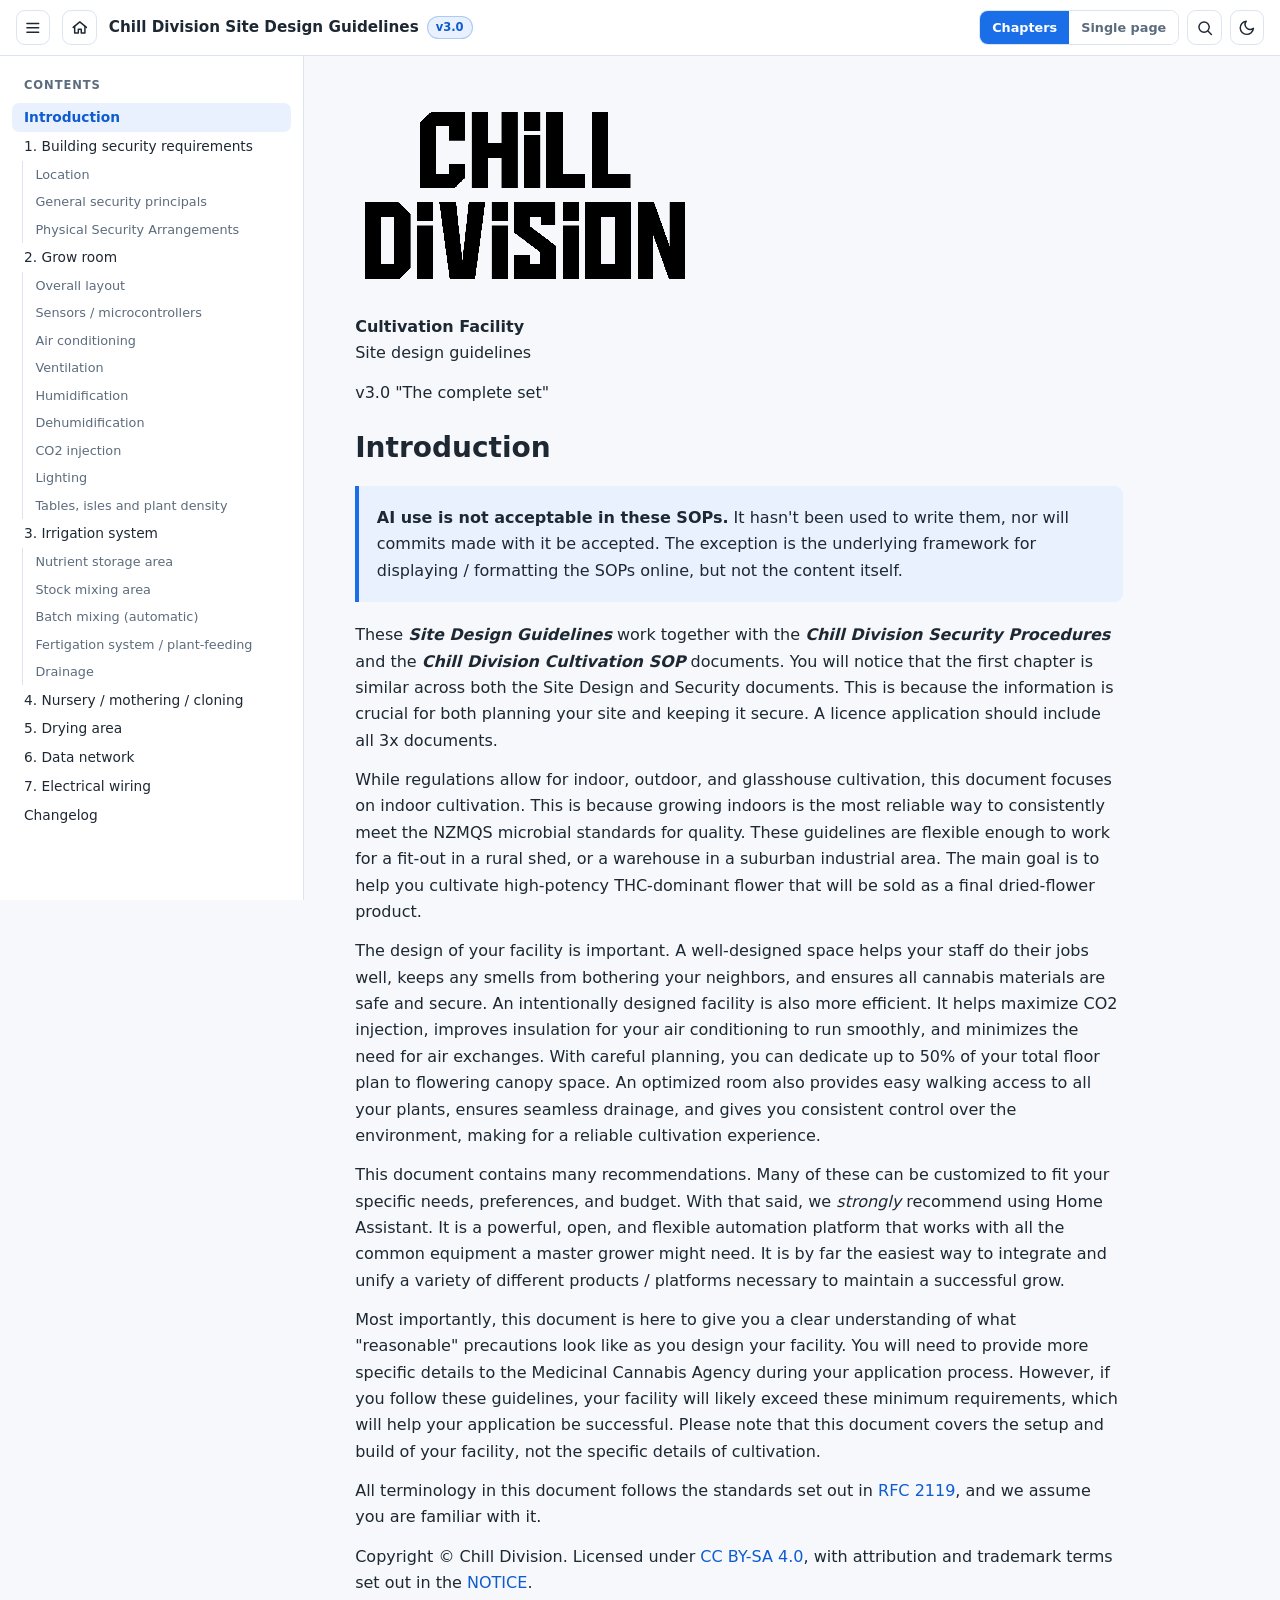
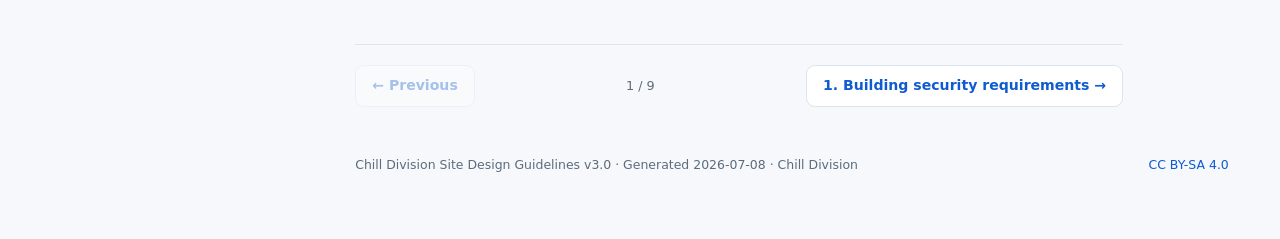
<file: 202607/site-design-guidelines.html>
<!doctype html>
<html lang="en" data-theme="light">
<head>
<meta charset="utf-8">
<meta name="viewport" content="width=device-width, initial-scale=1">
<meta name="generator" content="Chill Division SOP publisher">
<meta name="robots" content="noindex, nofollow, noarchive, nosnippet">
<title>Chill Division Site Design Guidelines</title>
<style>
/* ==========================================================================
   Chill Division SOP publishing stylesheet
   Light mode (default) with blue accents; dark mode via [data-theme="dark"].
   Inlined into the self-contained HTML at build time by publish/build.py.
   ========================================================================== */

:root {
  --bg: #f6f8fb;
  --panel: #ffffff;
  --text: #1d2833;
  --muted: #5c6c7d;
  --accent: #1a6fe8;
  --accent-strong: #0f5bd0;
  --accent-soft: #e9f1fe;
  --border: #dce4ee;
  --code-bg: #eff3f9;
  --shadow: 0 1px 3px rgba(16, 34, 60, 0.08), 0 8px 24px rgba(16, 34, 60, 0.06);
  --topbar-h: 3.5rem;
  --sidebar-w: 19rem;
  color-scheme: light;
}

html[data-theme="dark"] {
  --bg: #0e1520;
  --panel: #151f2c;
  --text: #dce5ef;
  --muted: #8da0b5;
  --accent: #5ea0ff;
  --accent-strong: #82b5ff;
  --accent-soft: #14273f;
  --border: #253649;
  --code-bg: #101a27;
  --shadow: 0 1px 3px rgba(0, 0, 0, 0.4), 0 8px 24px rgba(0, 0, 0, 0.3);
  color-scheme: dark;
}

* { box-sizing: border-box; }

html { scroll-behavior: smooth; }

body {
  margin: 0;
  background: var(--bg);
  color: var(--text);
  font-family: system-ui, -apple-system, "Segoe UI", Roboto, "Helvetica Neue", Arial, sans-serif;
  font-size: 16px;
  line-height: 1.65;
  -webkit-text-size-adjust: 100%;
}

/* --------------------------------------------------------------------------
   Top bar
   -------------------------------------------------------------------------- */

.topbar {
  position: fixed;
  top: 0; left: 0; right: 0;
  height: var(--topbar-h);
  display: flex;
  align-items: center;
  gap: 0.75rem;
  padding: 0 1rem;
  background: var(--panel);
  border-bottom: 1px solid var(--border);
  z-index: 40;
}

.topbar .doc-title {
  font-weight: 650;
  font-size: 0.95rem;
  white-space: nowrap;
  overflow: hidden;
  text-overflow: ellipsis;
  flex: 1 1 auto;
  min-width: 0;
}

.version-badge {
  display: inline-block;
  margin-left: 0.5rem;
  padding: 0.05rem 0.5rem;
  font-size: 0.72rem;
  font-weight: 600;
  color: var(--accent-strong);
  background: var(--accent-soft);
  border: 1px solid color-mix(in srgb, var(--accent) 30%, transparent);
  border-radius: 999px;
  vertical-align: middle;
}

.controls {
  display: flex;
  align-items: center;
  gap: 0.5rem;
  flex: 0 0 auto;
}

.icon-btn {
  appearance: none;
  border: 1px solid var(--border);
  background: var(--panel);
  color: var(--text);
  width: 2.15rem;
  height: 2.15rem;
  border-radius: 0.55rem;
  display: inline-flex;
  align-items: center;
  justify-content: center;
  cursor: pointer;
  font-size: 1rem;
  transition: background 0.15s ease, border-color 0.15s ease;
}
.icon-btn:hover { border-color: var(--accent); color: var(--accent); }

.icon-btn svg { width: 1.1rem; height: 1.1rem; }

.view-toggle {
  display: inline-flex;
  border: 1px solid var(--border);
  border-radius: 0.55rem;
  overflow: hidden;
}
.view-toggle button {
  appearance: none;
  border: 0;
  background: var(--panel);
  color: var(--muted);
  font: inherit;
  font-size: 0.8rem;
  font-weight: 600;
  padding: 0.4rem 0.75rem;
  cursor: pointer;
}
.view-toggle button.active {
  background: var(--accent);
  color: #fff;
}

/* theme icons: show moon in light mode, sun in dark mode */
#themeToggle .icon-sun { display: none; }
#themeToggle .icon-moon { display: inline; }
html[data-theme="dark"] #themeToggle .icon-sun { display: inline; }
html[data-theme="dark"] #themeToggle .icon-moon { display: none; }

/* --------------------------------------------------------------------------
   Layout: sidebar + content
   -------------------------------------------------------------------------- */

.layout {
  display: flex;
  padding-top: var(--topbar-h);
  min-height: 100vh;
}

.sidebar {
  position: fixed;
  top: var(--topbar-h);
  bottom: 0;
  left: 0;
  width: var(--sidebar-w);
  overflow-y: auto;
  overscroll-behavior: contain;
  background: var(--panel);
  border-right: 1px solid var(--border);
  padding: 1rem 0.75rem 2rem;
  z-index: 30;
}

.content {
  flex: 1;
  min-width: 0;
  margin-left: var(--sidebar-w);
  padding: 2rem clamp(1rem, 4vw, 3.5rem) 4rem;
  max-width: calc(var(--sidebar-w) + 52rem);
}

/* Desktop: hamburger collapses the sidebar for a wider reading column. */
@media (min-width: 1024px) {
  .sidebar { transition: transform 0.2s ease; }
  body.sidebar-collapsed .sidebar { transform: translateX(-100%); }
  body.sidebar-collapsed .content { margin-left: 0; max-width: 56rem; }
}

/* Home / all-documents link — hidden on the index itself. */
.home-link { text-decoration: none; flex: 0 0 auto; }
.is-index .home-link { display: none; }
/* View toggle and chapter pager are meaningless on the index page. */
.is-index .view-toggle,
.is-index .pager { display: none; }

.scrim {
  display: none;
  position: fixed;
  inset: var(--topbar-h) 0 0 0;
  background: rgba(10, 20, 35, 0.45);
  z-index: 25;
}

/* Tablet / phone: off-canvas drawer */
@media (max-width: 1023px) {
  .sidebar {
    transform: translateX(-105%);
    transition: transform 0.22s ease;
    box-shadow: var(--shadow);
    width: min(var(--sidebar-w), 85vw);
  }
  body.nav-open .sidebar { transform: translateX(0); }
  body.nav-open .scrim { display: block; }
  .content { margin-left: 0; }
  .view-toggle button { padding: 0.4rem 0.55rem; font-size: 0.74rem; }
}

/* --------------------------------------------------------------------------
   Table of contents
   -------------------------------------------------------------------------- */

.toc-heading {
  font-size: 0.72rem;
  font-weight: 700;
  text-transform: uppercase;
  letter-spacing: 0.08em;
  color: var(--muted);
  padding: 0.25rem 0.75rem 0.5rem;
}

.toc ul {
  list-style: none;
  margin: 0;
  padding: 0;
}
.toc ul ul {
  margin-left: 0.65rem;
  border-left: 1px solid var(--border);
}

.toc a {
  display: block;
  padding: 0.32rem 0.75rem;
  color: var(--text);
  text-decoration: none;
  font-size: 0.86rem;
  border-radius: 0.45rem;
  line-height: 1.35;
}
.toc ul ul a { font-size: 0.8rem; color: var(--muted); }

.toc a:hover { background: var(--accent-soft); color: var(--accent-strong); }
.toc a.active {
  background: var(--accent-soft);
  color: var(--accent-strong);
  font-weight: 600;
}

/* --------------------------------------------------------------------------
   Document content
   -------------------------------------------------------------------------- */

.chapter { max-width: 48rem; }

body.mode-chapters .chapter { display: none; }
body.mode-chapters .chapter.current { display: block; }

.content h1, .content h2, .content h3, .content h4 {
  line-height: 1.3;
  scroll-margin-top: calc(var(--topbar-h) + 1rem);
}

.content h1 { font-size: 1.75rem; margin: 1.5rem 0 1rem; }

.content h2 {
  font-size: 1.45rem;
  margin: 2.25rem 0 1rem;
  padding-bottom: 0.5rem;
  border-bottom: 2px solid var(--accent);
}

.content h3 { font-size: 1.15rem; margin: 1.9rem 0 0.7rem; }
.content h4 { font-size: 1rem; margin: 1.5rem 0 0.6rem; color: var(--muted); }

.content a { color: var(--accent-strong); text-decoration: none; }
.content a:hover { text-decoration: underline; }

.content p { margin: 0.8rem 0; }

.content ol, .content ul { padding-left: 1.6rem; margin: 0.8rem 0; }
.content li { margin: 0.45rem 0; }
.content li > ol, .content li > ul { margin: 0.45rem 0; }

/* Hierarchical SOP numbering (12 → 12.1 → 12.4.1), stamped at build time
   as data-num attributes on ordered-list items. */
.content ol.num-ol { list-style: none; padding-left: 0; }
.content ol.num-ol > li { position: relative; padding-left: 3em; }
.content ol.num-ol ol.num-ol > li { padding-left: 4em; }
.content ol.num-ol ol.num-ol ol.num-ol > li { padding-left: 5em; }
.content ol.num-ol ol.num-ol ol.num-ol ol.num-ol > li { padding-left: 6em; }
.content ol.num-ol > li::before {
  content: attr(data-num);
  position: absolute;
  left: 0;
  top: 0;
  font-weight: 600;
  font-variant-numeric: tabular-nums;
  color: var(--accent-strong);
}

.content blockquote {
  margin: 1.25rem 0;
  padding: 0.75rem 1.1rem;
  background: var(--accent-soft);
  border-left: 4px solid var(--accent);
  border-radius: 0 0.55rem 0.55rem 0;
  color: var(--text);
}
.content blockquote p { margin: 0.4rem 0; }

.content code {
  font-family: ui-monospace, SFMono-Regular, "Cascadia Mono", Consolas, Menlo, monospace;
  font-size: 0.86em;
  background: var(--code-bg);
  border: 1px solid var(--border);
  border-radius: 0.35rem;
  padding: 0.08em 0.35em;
}

.content pre {
  background: var(--code-bg);
  border: 1px solid var(--border);
  border-radius: 0.55rem;
  padding: 0.9rem 1.1rem;
  overflow-x: auto;
}
.content pre code { background: none; border: 0; padding: 0; }

.content hr {
  border: 0;
  border-top: 1px solid var(--border);
  margin: 2rem 0;
}

.content table {
  width: 100%;
  border-collapse: collapse;
  margin: 1.25rem 0;
  font-size: 0.9rem;
  display: block;
  overflow-x: auto;
}
.content table thead th {
  background: var(--accent-soft);
  color: var(--accent-strong);
  text-align: left;
  font-weight: 650;
}
.content table th, .content table td {
  border: 1px solid var(--border);
  padding: 0.5rem 0.7rem;
  vertical-align: top;
}
.content table tbody tr:nth-child(even) { background: color-mix(in srgb, var(--accent-soft) 40%, transparent); }

.content img { max-width: 100%; height: auto; }

/* --------------------------------------------------------------------------
   Chapter pager
   -------------------------------------------------------------------------- */

.pager {
  display: none;
  align-items: center;
  justify-content: space-between;
  gap: 1rem;
  margin-top: 3rem;
  padding-top: 1.25rem;
  border-top: 1px solid var(--border);
  max-width: 48rem;
}
body.mode-chapters .pager { display: flex; }

.pager button {
  appearance: none;
  font: inherit;
  font-size: 0.88rem;
  font-weight: 600;
  color: var(--accent-strong);
  background: var(--panel);
  border: 1px solid var(--border);
  border-radius: 0.55rem;
  padding: 0.5rem 1rem;
  cursor: pointer;
  max-width: 45%;
  overflow: hidden;
  text-overflow: ellipsis;
  white-space: nowrap;
}
.pager button:hover:not(:disabled) { border-color: var(--accent); }
.pager button:disabled { opacity: 0.35; cursor: default; }

.pager .pager-label {
  font-size: 0.8rem;
  color: var(--muted);
  flex: 0 0 auto;
}

.docfooter {
  margin-top: 3rem;
  font-size: 0.78rem;
  color: var(--muted);
  display: flex;
  justify-content: space-between;
  align-items: center;
  gap: 0.5rem 1rem;
  flex-wrap: wrap;
}
.docfooter a { color: var(--accent-strong); text-decoration: none; white-space: nowrap; }
.docfooter a:hover { text-decoration: underline; }

/* --------------------------------------------------------------------------
   Search
   -------------------------------------------------------------------------- */

.search-overlay {
  position: fixed;
  inset: 0;
  background: rgba(10, 20, 35, 0.45);
  z-index: 60;
  display: flex;
  justify-content: center;
  align-items: flex-start;
  padding: 10vh 1rem 1rem;
}
.search-overlay[hidden] { display: none; }

.search-box {
  width: 100%;
  max-width: 38rem;
  max-height: 70vh;
  display: flex;
  flex-direction: column;
  background: var(--panel);
  border: 1px solid var(--border);
  border-radius: 0.8rem;
  box-shadow: var(--shadow);
  overflow: hidden;
}

.search-inputrow {
  display: flex;
  align-items: center;
  gap: 0.6rem;
  padding: 0.75rem 1rem;
  border-bottom: 1px solid var(--border);
}
.search-inputrow svg { width: 1.1rem; height: 1.1rem; color: var(--muted); flex: 0 0 auto; }

#searchInput {
  flex: 1;
  min-width: 0;
  border: 0;
  outline: none;
  background: transparent;
  color: var(--text);
  font: inherit;
  font-size: 1rem;
}

#searchClose {
  appearance: none;
  border: 1px solid var(--border);
  background: transparent;
  color: var(--muted);
  font: inherit;
  font-size: 0.68rem;
  font-weight: 600;
  border-radius: 0.4rem;
  padding: 0.15rem 0.45rem;
  cursor: pointer;
}
#searchClose:hover { border-color: var(--accent); color: var(--accent); }

.search-results { overflow-y: auto; overscroll-behavior: contain; }

.search-result {
  appearance: none;
  display: flex;
  align-items: baseline;
  gap: 0.6rem;
  width: 100%;
  text-align: left;
  border: 0;
  border-bottom: 1px solid var(--border);
  background: transparent;
  color: var(--text);
  font: inherit;
  font-size: 0.86rem;
  line-height: 1.45;
  padding: 0.6rem 1rem;
  cursor: pointer;
}
.search-result:last-child { border-bottom: 0; }
.search-result:hover, .search-result.selected { background: var(--accent-soft); }

.sr-meta {
  flex: 0 0 auto;
  font-size: 0.72rem;
  font-weight: 650;
  font-variant-numeric: tabular-nums;
  white-space: nowrap;
  color: var(--accent-strong);
  background: var(--accent-soft);
  border: 1px solid color-mix(in srgb, var(--accent) 30%, transparent);
  border-radius: 0.35rem;
  padding: 0.05rem 0.4rem;
}

.sr-text { flex: 1; min-width: 0; }
.sr-text.sr-heading { font-weight: 650; }

.search-result mark {
  background: color-mix(in srgb, var(--accent) 22%, transparent);
  color: inherit;
  border-radius: 0.2rem;
  padding: 0 0.08em;
}

.search-empty { padding: 1rem; color: var(--muted); font-size: 0.86rem; }

/* Flash the target after jumping to a search result. */
.search-hit { animation: search-hit 1.7s ease-out; }
@keyframes search-hit {
  0%, 45% { background: var(--accent-soft); box-shadow: 0 0 0 4px var(--accent-soft); border-radius: 0.3rem; }
  100% { background: transparent; box-shadow: none; }
}

/* Keep jump targets clear of the fixed topbar. */
.content li, .content p, .content tr { scroll-margin-top: calc(var(--topbar-h) + 1rem); }

/* Phones: tighten the topbar so the extra search button still fits. */
@media (max-width: 540px) {
  .topbar { gap: 0.45rem; padding: 0 0.6rem; }
  .icon-btn { width: 2rem; height: 2rem; }
  .topbar .version-badge { display: none; }
  .view-toggle button { padding: 0.35rem 0.45rem; font-size: 0.7rem; }
}

/* --------------------------------------------------------------------------
   Index page cards
   -------------------------------------------------------------------------- */

.doc-cards {
  display: grid;
  grid-template-columns: repeat(auto-fill, minmax(17rem, 1fr));
  gap: 1.25rem;
  margin-top: 1.5rem;
}

.doc-card {
  background: var(--panel);
  border: 1px solid var(--border);
  border-radius: 0.8rem;
  padding: 1.25rem;
  box-shadow: var(--shadow);
  display: flex;
  flex-direction: column;
  gap: 0.5rem;
}
.doc-card h3 { margin: 0; font-size: 1.05rem; }
.doc-card .version-badge { align-self: flex-start; margin-left: 0; }
.doc-card .doc-links { margin-top: auto; display: flex; gap: 0.6rem; padding-top: 0.75rem; }
.doc-card .doc-links a {
  font-size: 0.84rem;
  font-weight: 600;
  color: var(--accent-strong);
  text-decoration: none;
  border: 1px solid var(--border);
  border-radius: 0.5rem;
  padding: 0.4rem 0.8rem;
}
.doc-card .doc-links a:hover { border-color: var(--accent); }
.doc-card .doc-links a.primary { background: var(--accent); border-color: var(--accent); color: #fff; }

/* --------------------------------------------------------------------------
   Print — A4
   -------------------------------------------------------------------------- */

.print-only { display: none; }

@page {
  size: A4;
  margin: 18mm 16mm;
}

@media print {
  :root, html[data-theme="dark"] {
    --bg: #ffffff;
    --panel: #ffffff;
    --text: #17202b;
    --muted: #4a5866;
    --accent: #1a5fc4;
    --accent-strong: #14509f;
    --accent-soft: #edf3fc;
    --border: #c9d4e0;
    --code-bg: #f2f5f9;
  }

  body { background: #fff; font-size: 10.5pt; line-height: 1.5; }

  .topbar, .sidebar, .scrim, .pager, #navToggle { display: none !important; }

  .layout { padding-top: 0; }
  .content { margin-left: 0; padding: 0; max-width: none; }
  .chapter { display: block !important; max-width: none; }

  .print-only { display: block; }

  .print-title {
    page-break-after: always;
    padding-top: 30vh;
    text-align: center;
  }
  .print-title .pt-brand {
    font-size: 12pt;
    font-weight: 700;
    letter-spacing: 0.2em;
    text-transform: uppercase;
    color: var(--accent-strong);
    margin-bottom: 1.5rem;
  }
  .print-title h1 { font-size: 22pt; margin: 0 0 1rem; }
  .print-title .pt-version { color: var(--muted); font-size: 10pt; }

  .chapter > h1, .chapter > h2:first-child { page-break-before: always; }
  .chapter:first-of-type > h2:first-child { page-break-before: avoid; }

  h1, h2, h3, h4 { page-break-after: avoid; }
  table, blockquote, pre, img { page-break-inside: avoid; }
  li { page-break-inside: avoid; }

  .content table { display: table; font-size: 9pt; }

  .content a { color: var(--text); text-decoration: none; }

  .docfooter { border-top: 1px solid var(--border); padding-top: 0.5rem; }
}

</style>
</head>
<body class="mode-chapters ">

<header class="topbar">
  <button id="navToggle" class="icon-btn" aria-label="Toggle navigation">
    <svg viewBox="0 0 24 24" fill="none" stroke="currentColor" stroke-width="2" stroke-linecap="round"><path d="M4 6h16M4 12h16M4 18h16"/></svg>
  </button>
  <a class="home-link icon-btn" href="index.html" aria-label="All documents" title="All documents">
    <svg viewBox="0 0 24 24" fill="none" stroke="currentColor" stroke-width="2" stroke-linecap="round" stroke-linejoin="round"><path d="M3 11.5 12 4l9 7.5"/><path d="M5 10v9h5v-5h4v5h5v-9"/></svg>
  </a>
  <div class="doc-title">Chill Division Site Design Guidelines<span class="version-badge">v3.0</span></div>
  <div class="controls">
    <div class="view-toggle" role="group" aria-label="View mode">
      <button id="viewChapters" class="active" type="button">Chapters</button>
      <button id="viewSingle" type="button">Single page</button>
    </div>
    <button id="searchToggle" class="icon-btn" aria-label="Search" title="Search ( / )" type="button">
      <svg viewBox="0 0 24 24" fill="none" stroke="currentColor" stroke-width="2" stroke-linecap="round"><circle cx="11" cy="11" r="7"/><path d="m21 21-4.35-4.35"/></svg>
    </button>
    <button id="themeToggle" class="icon-btn" aria-label="Toggle dark mode" type="button">
      <svg class="icon-moon" viewBox="0 0 24 24" fill="none" stroke="currentColor" stroke-width="2" stroke-linecap="round" stroke-linejoin="round"><path d="M21 12.8A9 9 0 1 1 11.2 3a7 7 0 0 0 9.8 9.8z"/></svg>
      <svg class="icon-sun" viewBox="0 0 24 24" fill="none" stroke="currentColor" stroke-width="2" stroke-linecap="round" stroke-linejoin="round"><circle cx="12" cy="12" r="4"/><path d="M12 2v2m0 16v2M4.9 4.9l1.4 1.4m11.4 11.4 1.4 1.4M2 12h2m16 0h2M4.9 19.1l1.4-1.4M17.7 6.3l1.4-1.4"/></svg>
    </button>
  </div>
</header>

<div class="layout">
  <nav id="sidebar" class="sidebar" aria-label="Table of contents">
    <div class="toc-heading">Contents</div>
    <div class="toc">
<ul>
<li><a href="#introduction" data-ch="0">Introduction</a>
</li>
<li><a href="#1-building-security-requirements" data-ch="1">1. Building security requirements</a>
<ul>
<li><a href="#location" data-ch="1">Location</a></li>
<li><a href="#general-security-principals" data-ch="1">General security principals</a></li>
<li><a href="#physical-security-arrangements" data-ch="1">Physical Security Arrangements</a></li>
</ul></li>
<li><a href="#2-grow-room" data-ch="2">2. Grow room</a>
<ul>
<li><a href="#overall-layout" data-ch="2">Overall layout</a></li>
<li><a href="#sensors-microcontrollers" data-ch="2">Sensors / microcontrollers</a></li>
<li><a href="#air-conditioning" data-ch="2">Air conditioning</a></li>
<li><a href="#ventilation" data-ch="2">Ventilation</a></li>
<li><a href="#humidification" data-ch="2">Humidification</a></li>
<li><a href="#dehumidification" data-ch="2">Dehumidification</a></li>
<li><a href="#co2-injection" data-ch="2">CO2 injection</a></li>
<li><a href="#lighting" data-ch="2">Lighting</a></li>
<li><a href="#tables-isles-and-plant-density" data-ch="2">Tables, isles and plant density</a></li>
</ul></li>
<li><a href="#3-irrigation-system" data-ch="3">3. Irrigation system</a>
<ul>
<li><a href="#nutrient-storage-area" data-ch="3">Nutrient storage area</a></li>
<li><a href="#stock-mixing-area" data-ch="3">Stock mixing area</a></li>
<li><a href="#batch-mixing-automatic" data-ch="3">Batch mixing (automatic)</a></li>
<li><a href="#fertigation-system-plant-feeding" data-ch="3">Fertigation system / plant-feeding</a></li>
<li><a href="#drainage" data-ch="3">Drainage</a></li>
</ul></li>
<li><a href="#4-nursery-mothering-cloning" data-ch="4">4. Nursery / mothering / cloning</a>
</li>
<li><a href="#5-drying-area" data-ch="5">5. Drying area</a>
</li>
<li><a href="#6-data-network" data-ch="6">6. Data network</a>
</li>
<li><a href="#7-electrical-wiring" data-ch="7">7. Electrical wiring</a>
</li>
<li><a href="#changelog" data-ch="8">Changelog</a>
</li>
</ul>
    </div>
  </nav>
  <div id="scrim" class="scrim"></div>

  <main id="content" class="content">
    <div class="print-only print-title">
      <div class="pt-brand">Chill Division</div>
      <h1>Chill Division Site Design Guidelines</h1>
      <div class="pt-version">v3.0 &middot; Generated 2026-07-08</div>
    </div>

<section class="chapter"><p><img src="[data-uri]" alt="" /></p>
<p><strong>Cultivation Facility</strong><br />
Site design guidelines</p>
<p>v3.0
&quot;The complete set&quot;</p>
<h1 id="introduction">Introduction</h1>
<blockquote>
<p><strong>AI use is not acceptable in these SOPs.</strong> It hasn't been used to write them, nor will commits made with it be accepted. The exception is the underlying framework for displaying / formatting the SOPs online, but not the content itself.</p>
</blockquote>
<p>These <em><strong>Site Design Guidelines</strong></em> work together with the <em><strong>Chill Division Security Procedures</strong></em> and the <em><strong>Chill Division Cultivation SOP</strong></em> documents. You will notice that the first chapter is similar across both the Site Design and Security documents. This is because the information is crucial for both planning your site and keeping it secure. A licence application should include all 3x documents.</p>
<p>While regulations allow for indoor, outdoor, and glasshouse cultivation, this document focuses on indoor cultivation. This is because growing indoors is the most reliable way to consistently meet the NZMQS microbial standards for quality. These guidelines are flexible enough to work for a fit-out in a rural shed, or a warehouse in a suburban industrial area. The main goal is to help you cultivate high-potency THC-dominant flower that will be sold as a final dried-flower product.</p>
<p>The design of your facility is important. A well-designed space helps your staff do their jobs well, keeps any smells from bothering your neighbors, and ensures all cannabis materials are safe and secure. An intentionally designed facility is also more efficient. It helps maximize CO2 injection, improves insulation for your air conditioning to run smoothly, and minimizes the need for air exchanges. With careful planning, you can dedicate up to 50% of your total floor plan to flowering canopy space. An optimized room also provides easy walking access to all your plants, ensures seamless drainage, and gives you consistent control over the environment, making for a reliable cultivation experience.</p>
<p>This document contains many recommendations. Many of these can be customized to fit your specific needs, preferences, and budget. With that said, we <em>strongly</em> recommend using Home Assistant. It is a powerful, open, and flexible automation platform that works with all the common equipment a master grower might need. It is by far the easiest way to integrate and unify a variety of different products / platforms necessary to maintain a successful grow.</p>
<p>Most importantly, this document is here to give you a clear understanding of what &quot;reasonable&quot; precautions look like as you design your facility. You will need to provide more specific details to the Medicinal Cannabis Agency during your application process. However, if you follow these guidelines, your facility will likely exceed these minimum requirements, which will help your application be successful. Please note that this document covers the setup and build of your facility, not the specific details of cultivation.</p>
<p>All terminology in this document follows the standards set out in <a href="https://datatracker.ietf.org/doc/html/rfc2119">RFC 2119</a>, and we assume you are familiar with it.</p>
<p>Copyright © Chill Division. Licensed under <a href="https://creativecommons.org/licenses/by-sa/4.0/">CC BY-SA 4.0</a>, with attribution and trademark terms set out in the <a href="https://github.com/Chill-Division/SOPs/blob/main/NOTICE">NOTICE</a>.</p>
</section>
<section class="chapter"><h1 id="1-building-security-requirements">1. Building security requirements</h1>
<p>These procedures will aid in selecting a premise for lease to cultivate in, along with ensuring that the appropriate amendments to the facility are made to ensure the safety of cannabis.</p>
<p>When searching for a lease, a facility owner should be mindful of the amount of time the lease is likely to last, and so seeking a 4-5 year lease term, with 2+2 ROR (Right of Refusal) is often desirable. If a facility owner is seeking to have 50-60sqm of canopy space, a 160-200sqm warehouse lease is likely going to be sufficient, with further optimizations able to be had by an experienced owner.</p>
<p>The Landlord of this warehouse must be willing to provide a letter to the Medicinal Cannabis Agency to include with your licence application. It must state their approval of your undertakings at the location, so it pays to be up-front with your landlord, and engage a regulatory consulting expert who can assist with ensuring a successful lease.</p>
<p>It is also worth noting that in cases where some of these guidelines are unable to be followed, the totality of the security arrangements will be assessed by the Medicinal Cannabis Agency, and there may be flexibility in some instances. However, the assumption of oneself being “the exception to the rule” is not an optimal place to start, but rather a place whereby a regulatory consultant may be able to offer ways to make a location suitable even if it does not match 100% of the criteria from the outset.</p>
<p>During build-out, and before the Medicinal Cannabis Agency’s site audit, Responsible Personnel should also notify the New Zealand Police of the proposed location and the nature of activities to be conducted on-site.</p>
<h2 id="location">Location</h2>
<ol class="num-ol">
<li data-num="1.1" id="i-1-1">
<p>The premise should not be within 120m of any residential properties. This is the minimum distance to aim for. Where a prospective site cannot meet it, the location should be reviewed with a regulatory consultant on a case-by-case basis, and may still be accepted at the Medicinal Cannabis Agency’s discretion.</p>
<ol class="num-ol">
<li data-num="1.1.1" id="i-1-1-1">
<p>The premise should ideally have at least a 150-200m radius around the facility location whereby there are no other residential properties, unless the house is that of the owner of the cultivation facility or similar.</p>
</li>
<li data-num="1.1.2" id="i-1-1-2">
<p>The premise should not be within 200m of a school, kura, kindergarten, preschool, highschool, or other place of education.</p>
</li>
<li data-num="1.1.3" id="i-1-1-3">
<p>The premise should ideally be in a built-up industrial area.</p>
<ol class="num-ol">
<li data-num="1.1.3.1" id="i-1-1-3-1">A commercial area may be considered but is not recommended due to the possibility of elevated foot-traffic from pedestrians and the general-public.</li>
</ol>
</li>
<li data-num="1.1.4" id="i-1-1-4">
<p>Rural residential properties may be considered as a suitable location for a cultivation facility, such as a greenfield site, but with the expectation that cultivation will take place indoors. This indoors may be a shed, a container, or a constructed premise.</p>
<ol class="num-ol">
<li data-num="1.1.4.1" id="i-1-1-4-1">Any site should still ensure there is at least 120m from the location of the desired cultivation facility building, and any neighbouring residential homes, as with item 1 above.</li>
</ol>
</li>
<li data-num="1.1.5" id="i-1-1-5">
<p>The building may be adjacent to other industrial units in a “light industrial complex” type of situation.</p>
<ol class="num-ol">
<li data-num="1.1.5.1" id="i-1-1-5-1">Thick concrete walls or other secure framing should be in-place between the units.</li>
</ol>
</li>
<li data-num="1.1.6" id="i-1-1-6">
<p>Where a standalone unit is sought for cultivation, such as a shed or individual warehouse, there must be two barriers to entry at all times to any room where cannabis materials will be held. As such a fence / gate may be used as one of these barriers, however it must be able to stand on its own merit and should be a suitable distance from the premise.</p>
</li>
<li data-num="1.1.7" id="i-1-1-7">
<p>Consideration should also be given to the layout of any pre-existing warehouses, as certain rooms may be unsuitable for use for cultivation aspects due to existing doors / walkways within the facility.</p>
<ol class="num-ol">
<li data-num="1.1.7.1" id="i-1-1-7-1">This often includes a “lunchroom” on the externally facing wall which also has an adjacent roller door. Due to the roller door being a single barrier to entry, although there may be two doors any personnel would normally enter through via the lunchroom, additional internal barriers to entry would need to be considered</li>
</ol>
</li>
</ol>
</li>
</ol>
<h2 id="general-security-principals">General security principals</h2>
<p>The majority of these requirements will be fit-out requirements that the facility owner will have to implement, and are unlikely to be available in any pre-existing setup. These principals will guide the design of the facility.</p>
<ol start="8" class="num-ol">
<li data-num="1.8" id="i-1-8">
<p>There should be no external signage, logos, emblems or markings anywhere on-site that relates to the company, or the nature of the business being conducted on-site</p>
<ol class="num-ol">
<li data-num="1.8.1" id="i-1-8-1">If required as part of body corporate signage etc, a decoy name should be used, or that of a separate / unrelated business.</li>
</ol>
</li>
<li data-num="1.9" id="i-1-9">
<p>Generic and unidentifiable alarm / security stickers are permitted for the purpose of deterring diversion attempts / unauthorized access.</p>
</li>
<li data-num="1.10" id="i-1-10">
<p>PINs are not to be written down anywhere, nor any identifying marks made on the key fobs that would pertain to the company (such as name or address) or any other such references to the site / location.</p>
</li>
<li data-num="1.11" id="i-1-11">
<p>Keys are not recommended for physical access to any locations of the site due to easy cloning and copying. Where no other alternative is available (such as for a gate / fence), keys may be used and should be marked as “<strong>DO NOT COPY</strong>”.</p>
<ol class="num-ol">
<li data-num="1.11.1" id="i-1-11-1">For any padlocks, a tumbler-PIN lock should be utilized if no other alternatives can be used, instead of a key-based lock.</li>
</ol>
</li>
<li data-num="1.12" id="i-1-12">
<p>Access to any area of the site which may contain cannabis biomass must employ a method of <em>2-factor authentication</em> (Two separate factors of authorization) in order to reach any room where cannabis materials may be. This means one door may require a fingerprint whereas another requires a PIN.</p>
</li>
<li data-num="1.13" id="i-1-13">
<p>2-factor authentication methods may include but are not limited to a combination of a PIN + fingerprint, PIN + key fob, fingerprint + key fob, PIN + NFC authentication method or other similar security arrangement. This ensures that should a Key Fob / cellphone be lost, stolen, or go missing, its use would not permit any unauthorized access to the site.</p>
</li>
<li data-num="1.14" id="i-1-14">
<p>An alarm must sound in the event the external personnel doors remain open for a period of more than 60 seconds. A siren must sound inside the facility, acting as a deterrent to any attempted diversion, should a break-in be attempted.</p>
<ol class="num-ol">
<li data-num="1.14.1" id="i-1-14-1">Responsible Persons will also be automatically notified electronically of the security breach so that security footage can be reviewed and appropriate remedial actions can be taken including calling of the Police if required.</li>
</ol>
</li>
<li data-num="1.15" id="i-1-15">
<p>Ensure that unauthorized individuals, including guests and other personnel, are unable to view the entry of the PIN code on any keypad.</p>
</li>
<li data-num="1.16" id="i-1-16">
<p>Ensure that unauthorized individuals are unable to gain access to the cultivation facility by tailing authorized personnel through a closing door.</p>
</li>
<li data-num="1.17" id="i-1-17">
<p>Personal belongings should be left off-site where possible, such as in your vehicle. Any bags or other items taken into the secure areas may be searched before you exit the building.</p>
</li>
<li data-num="1.18" id="i-1-18">
<p>The site must be operated in a manner such that smell does not escape to bother nearby neighbours or businesses. This may involve operating the facility at a <strong>negative pressure</strong> and / or <strong>carbon filtration</strong> for any venting of air.</p>
<ol class="num-ol">
<li data-num="1.18.1" id="i-1-18-1">
<p>This may also include internal scrubbing of air with carbon filtration.</p>
</li>
<li data-num="1.18.2" id="i-1-18-2">
<p>HEPA / MERV filtration is not an acceptable method of odour control, as the filters are only designed to capture dust and other particulate matter, and only carbon filtration is acceptable for scrubbing odour.</p>
</li>
</ol>
</li>
<li data-num="1.19" id="i-1-19">
<p>To further combat odour escaping, all rooms where cannabis materials are held should be sealed with a silicon-based beading (Such as Sikaflex AT-Facade) along any gaps in wall-panels, joins, edges, skirting boards, and around drainages. This will minimize odour escape while also maximizing CO2 injection efficiency.</p>
<ol class="num-ol">
<li data-num="1.19.1" id="i-1-19-1">Care should be taken where any electrical / data cabling may enter the room, as well as plumbing and CO2 related penetrations.</li>
</ol>
</li>
<li data-num="1.20" id="i-1-20">
<p>Similarly, doors to those rooms should also be fitted with an edge / automatic door bottom sealer, such as Ravenseal RP10Si frame-seal / RP8Si door bottom automatic sealer, to prevent further odour escaping or CO2 leaking.</p>
<ol class="num-ol">
<li data-num="1.20.1" id="i-1-20-1">Alternatively where doors can be retrofit / replaced, a hermetically sealed door should be used.</li>
</ol>
</li>
<li data-num="1.21" id="i-1-21">
<p>Documents such as SOPs, Floorplan etc must always include a version number. This should be in the form of Semantic Versioning (Major.Minor.Patch) format as defined by the Semantic Versioning 2.0.0 specification (semver.org), or date-based versioning as described in ISO 8601 (YYYYMMDD).</p>
</li>
<li data-num="1.22" id="i-1-22">
<p>Any floorplan provided to the Medicinal Cannabis Agency must label each internal room with its purpose (Flower1, Flower2, Nursery, Drying etc). Each physical room must then be labelled with a matching sticker / poster, on or directly adjacent to its door, so that the physical labels always align with the floorplan.</p>
<ol class="num-ol">
<li data-num="1.22.1" id="i-1-22-1">The locations of free-standing equipment relevant to security or odour control (such as carbon / HEPA filters) should also be noted on the floorplan.</li>
</ol>
</li>
</ol>
<h2 id="physical-security-arrangements">Physical Security Arrangements</h2>
<ol start="24" class="num-ol">
<li data-num="1.24" id="i-1-24">
<p>If there is a fence acting as a barrier to entry, it must be sufficiently far from the other barrier to entry (such as building exterior) that it is able to stand on its own merit as a defense mechanism.</p>
<ol class="num-ol">
<li data-num="1.24.1" id="i-1-24-1">
<p>The fence should be of sturdy construction, such that it would stand up to a ram attempt from a vehicle.</p>
</li>
<li data-num="1.24.2" id="i-1-24-2">
<p>The fence should be of a climb-proof construction, e.g. flat-faced wooden planks vertically aligned with a minimal gap between them, or vertical metal bars, but not of diamond-mesh that can be used as a hand / foot grip.</p>
<ol class="num-ol">
<li data-num="1.24.2.1" id="i-1-24-2-1">Depending on the height, it may be suitable to also install barbed wire along the top of the fence.</li>
</ol>
</li>
<li data-num="1.24.3" id="i-1-24-3">
<p>The fence must not be able to be jimmied up from the bottom, such as with a spade or crowbar. This is especially important if it is a metal fence that doesn’t have a thick and solid bottom.</p>
</li>
<li data-num="1.24.4" id="i-1-24-4">
<p>The fence must be of a decent height such that it is unable to be leaped over, with a minimum of 1.8m but ideally 2m+</p>
</li>
<li data-num="1.24.5" id="i-1-24-5">
<p>The fence must not be an excessive height off the ground such that somebody could slip underneath it, such as 120mm or less.</p>
</li>
<li data-num="1.24.6" id="i-1-24-6">
<p>Any gate must be able to automatically swing shut and re-lock</p>
</li>
<li data-num="1.24.7" id="i-1-24-7">
<p>Gate access must also follow the same access control as the rest of the facility, and as such maglocks are usually recommended.</p>
</li>
</ol>
</li>
<li data-num="1.25" id="i-1-25">
<p>All windows on any ground floor should be barred or boarded with plywood such that in the event of an unauthorized person attempting to gain entry to the site, they would still be unable to do so.</p>
</li>
<li data-num="1.26" id="i-1-26">
<p>If the roller door does not have an external bollard, (e.g. there is an internal bollard), then any externally accessible roller doors must be latched internally in such a way to prevent jimmying open from the outside, such as with a crowbar.</p>
<ol class="num-ol">
<li data-num="1.26.1" id="i-1-26-1">This may be in the form of an internal latch, or maglocks appropriately spaced along the length of the roller door.</li>
</ol>
</li>
<li data-num="1.27" id="i-1-27">
<p>All roller doors must also have some form of additional internal or external barrier, such as a bollard or ram-arm.</p>
</li>
<li data-num="1.28" id="i-1-28">
<p>If there are external glass doors, these must also be barred internally.</p>
</li>
<li data-num="1.29" id="i-1-29">
<p>All external doors, as well as any internal doors to rooms that may contain cannabis materials, must have an automatic closing mechanism installed.</p>
</li>
<li data-num="1.30" id="i-1-30">
<p>All external doors, as well as any internal doors to rooms that may contain cannabis materials, must have an automatic locking mechanism.</p>
<ol class="num-ol">
<li data-num="1.30.1" id="i-1-30-1">Doors with locks must relock immediately upon closing.</li>
</ol>
</li>
<li data-num="1.31" id="i-1-31">
<p>All PIN locks must automatically lock the keypad after a maximum of 5 incorrect attempts in a row, and must not unlock for a period of 3 minutes, to deter any brute force attempts.</p>
</li>
<li data-num="1.32" id="i-1-32">
<p>Locks must remain operational at all times. A battery UPS must remain in place to maintain the things such as mains-powered maglocks in the event of a power failure.</p>
<ol class="num-ol">
<li data-num="1.32.1" id="i-1-32-1">All digital locks must have an expected battery life of 12+ months, with the intent that even at critical battery levels they will remain operational for a period of no less than 1 week. This is to ensure that in the event of a fire / power outage the locks will always permit staff to exit the facility.</li>
</ol>
</li>
<li data-num="1.33" id="i-1-33">
<p>All external doors, and any doors to rooms that may contain cannabis materials, must be fitted with a door-state sensor so that door open / close events are logged with a timestamp, and so that alerts (such as the alarm for doors remaining open for more than 60 seconds) can function.</p>
<ol class="num-ol">
<li data-num="1.33.1" id="i-1-33-1">
<p>Zigbee contact sensors are the most common and practical choice for this. Alternatively, wired options such as hall-effect sensors or limit-switch style sensors, attached to a PoESP32 or Atom Lite, may be used.</p>
</li>
<li data-num="1.33.2" id="i-1-33-2">
<p>Roller doors should also have state sensing, so that an unexpected opening outside of business hours triggers an alert.</p>
</li>
</ol>
</li>
<li data-num="1.34" id="i-1-34">
<p>If there is any skylight, it must be frosted such that if work is being undertaken on the roof (e.g. Bodycorp repainting a roof) they are unable to see inside and ascertain the undertakings within.</p>
<ol class="num-ol">
<li data-num="1.34.1" id="i-1-34-1">
<p>Skylights should be painted entirely where possible, to avoid light bleed, especially in cultivation rooms where photosensitive plants may be.</p>
</li>
<li data-num="1.34.2" id="i-1-34-2">
<p>If possible, a fake secondary ceiling should be constructed on the inside, both as an odor control measure, allowing for insulation, and further obscuring the room contents.</p>
</li>
</ol>
</li>
<li data-num="1.35" id="i-1-35">
<p>Cameras must be installed in every room that will contain cannabis materials, such as grow rooms, drying spaces and disposal areas.</p>
<ol class="num-ol">
<li data-num="1.35.1" id="i-1-35-1">
<p>Cameras do not need to be in rooms that will not contain cannabis materials, such as lunchrooms or changing areas.</p>
</li>
<li data-num="1.35.2" id="i-1-35-2">
<p>Cameras may be installed in hallways or other functional areas where cannabis movement between rooms may be.</p>
</li>
<li data-num="1.35.3" id="i-1-35-3">
<p>Larger rooms will likely require two or more cameras, with the primary camera having a close / unobstructed view of the room entrance, and others showing a broader perspective of the room to detect intruders / movement.</p>
</li>
</ol>
</li>
<li data-num="1.36" id="i-1-36">
<p>Care should be taken when selecting a camera for any room that will have growing plants, the night-vision using far-red (iR) can interfere with plant photoperiods where the spectrum falls inside the 400-700nm PAR range.</p>
<ol class="num-ol">
<li data-num="1.36.1" id="i-1-36-1">
<p>Cameras such as the Reolink RLC-510A or RLC-810A are recommended due to having infrared LEDs that are approx 830nm, and should not interfere with a plants photoperiod and ability to “sleep” at night.</p>
</li>
<li data-num="1.36.2" id="i-1-36-2">
<p>Cameras must be cabled and PoE-powered. Battery-operated cameras are never acceptable. Any camera selected must support at least 1280x720 resolution at 2fps or better, continuous 24/7 recording (motion detection may supplement, but never replace, continuous recording), and automatic IR for clear recording in darkness.</p>
</li>
</ol>
</li>
<li data-num="1.37" id="i-1-37">
<p>Cameras must also be installed outside, facing in every possible direction of approach for a would-be intruder.</p>
<ol class="num-ol">
<li data-num="1.37.1" id="i-1-37-1">
<p>For standalone buildings this will likely be a camera on each corner facing a 90-degree rotation from the previous camera.</p>
</li>
<li data-num="1.37.2" id="i-1-37-2">
<p>For facilities part of a “block” of buildings, this will likely be the front in two directions with the cameras “crossing over” view of each other.</p>
</li>
</ol>
</li>
<li data-num="1.38" id="i-1-38">
<p>Where there is sufficient space above any fake-ceilings, cameras must also be installed in order to offer an early detection of movement for any attempted intrusion via the roof / ceiling.</p>
<ol class="num-ol">
<li data-num="1.38.1" id="i-1-38-1">This should ideally be two cameras that cross over vision, rather than just a single camera</li>
</ol>
</li>
<li data-num="1.39" id="i-1-39">
<p>An NVR should be selected that has the capacity to hold data for at least 30 days.</p>
<ol class="num-ol">
<li data-num="1.39.1" id="i-1-39-1">
<p>The exact capacity will depend on the number of cameras, and the amount of movement those cameras observe, but a good rule of thumb is 3TB for 2 cameras (When recording with a video bitrate of 4096kbps) for a months storage.</p>
<ol class="num-ol">
<li data-num="1.39.1.1" id="i-1-39-1-1">For example, if a facility has 12 cameras, then there should be 18TB of storage made available.</li>
</ol>
</li>
<li data-num="1.39.2" id="i-1-39-2">
<p>Where possible, a RAID-5 or RAID-1 setup is recommended for data redundancy.</p>
</li>
</ol>
</li>
<li data-num="1.40" id="i-1-40">
<p>A Duress Button should be installed near all main entrances to the premises, such that if a staff member is forced to open the building, under duress or threat of physical harm / violence, they can discretely push this button upon entry.</p>
<ol class="num-ol">
<li data-num="1.40.1" id="i-1-40-1">
<p>Having them situated near primary lighting is considered to be an optimal location. However, these buttons should be unmarked so that there is nothing to indicate that they have triggered a silent alarm notifying other responsible personnel etc.</p>
</li>
<li data-num="1.40.2" id="i-1-40-2">
<p>A wireless Zigbee button such as a <a href="https://www.aliexpress.com/item/4001021237879.html">Xiaomi / Aqara Mini Button</a> is ideal for discrete and flexible placement.</p>
</li>
<li data-num="1.40.3" id="i-1-40-3">
<p>Alternatively, a <a href="https://github.com/Chill-Division/M5Stack-ESPHome/blob/main/Mini%20Dual%20Button%20Unit.md">Mini Dual Button unit</a>, or <a href="https://github.com/Chill-Division/M5Stack-ESPHome/blob/main/Mechanical%20Key%20Button%20Unit.md">Mechanical Key Button</a>, attached to an Atom Lite or PoESP32 may be utilized to the same effect</p>
</li>
</ol>
</li>
<li data-num="1.41" id="i-1-41">
<p>A standalone controlled-drug safe / vault is not required, as the Medicinal Cannabis Agency holds overriding jurisdiction and discretion over storage arrangements. Instead, the facility owner must ascertain the most secure room within their facility to act as the secure storage area for packaged product and any biomass staged for dispatch, and note this room on the floorplan provided to the Medicinal Cannabis Agency.</p>
<ol class="num-ol">
<li data-num="1.41.1" id="i-1-41-1">
<p>Most facilities will find their drying or processing room to be the most suitable choice, as these rooms already meet the access control, surveillance, and environmental requirements for holding cannabis materials.</p>
</li>
<li data-num="1.41.2" id="i-1-41-2">
<p>The room selected must meet all of the same requirements as any other room holding cannabis materials, including 2-factor authentication for access, camera coverage with a close / unobstructed view of the entrance, and automatic door closing / locking mechanisms.</p>
</li>
</ol>
</li>
<li data-num="1.42" id="i-1-42">
<p>Where the facility has a roller door, the loading bay area should be designed such that a delivery vehicle can be reversed flush up against the opening and the roller door area obscured, so that loading / unloading of any goods, plants, or cannabis materials cannot be observed from outside.</p>
<ol class="num-ol">
<li data-num="1.42.1" id="i-1-42-1">
<p>Almost every facility will only have a small area by the roller door that won't fit a whole vehicle inside, and this is acceptable to the Medicinal Cannabis Agency, provided the vehicle reversed flush against the opening obscures visibility during loading / unloading.</p>
</li>
<li data-num="1.42.2" id="i-1-42-2">
<p>The loading bay should have its own camera coverage, in keeping with the camera requirements above.</p>
</li>
<li data-num="1.42.3" id="i-1-42-3">
<p>This area will also serve as the reception point for large deliveries, new plant introductions, and contractor vehicles / tools, so consideration should be given to keeping it clear of permanent fixtures.</p>
</li>
</ol>
</li>
</ol>
</section>
<section class="chapter"><h1 id="2-grow-room">2. Grow room</h1>
<p>The grow room design is repeatable for both separate vege / flower, or combined rooms. In order to maximize utilization, many growers in newly designed facilities are opting to “vege in-place” and instead of having a dedicated vegetative grow space (which would be used for only a short amount of time) to use it as flowering canopy space.</p>
<p>For a loose rule of thumb, in a 200sqm warehouse, you’ll likely have:</p>
<p>• 20sqm for any loading bay area</p>
<p>• 20sqm for bathroom / kitchen</p>
<p>• 25sqm for mothering / nursery area</p>
<p>• 35sqm for hallways and other wasted space</p>
<p>• 20sqm for drying area</p>
<p>• 80sqm split between two flower rooms</p>
<p>Based on these estimates you would likely have approx 40-50sqm of flowering canopy space.</p>
<h2 id="overall-layout">Overall layout</h2>
<ol class="num-ol">
<li data-num="2.1" id="i-2-1">
<p>The grow room should be designed with as little additional items inside it as possible. Storage of spare parts for filters, fans, tubing etc should be stored outside of the grow room.</p>
</li>
<li data-num="2.2" id="i-2-2">
<p>Thoughtful consideration should be given to physical access to every individual plant, including walkways, drain table width, and other obstructions.</p>
<ol class="num-ol">
<li data-num="2.2.1" id="i-2-2-1">
<p>Isles and walk spaces should be a minimum of 800mm wide, as is a standard door width. 1200mm is preferable</p>
</li>
<li data-num="2.2.2" id="i-2-2-2">
<p>Isles should also exist around the exterior of the room so plants can be accessed from more than one side — see the Tables, isles and plant density section (item 79) for table placement and access requirements, including the moveable-table exception.</p>
</li>
</ol>
</li>
<li data-num="2.3" id="i-2-3">
<p>Rooms must be insulated to at least an R2.0 value on the walls / ceiling. Where insulated chiller panels are used as the wall / ceiling lining (see §2.10), the panel itself provides this insulation; the guidance below applies to any non-panel build-up, such as the wall behind ACM board.</p>
<ol class="num-ol">
<li data-num="2.3.1" id="i-2-3-1">
<p>An R3.0 value or higher is recommended for the ceiling, with some facilities opting for R4.5 where possible.</p>
</li>
<li data-num="2.3.2" id="i-2-3-2">
<p>Insulation may be Pink Batts, GreenStuf, Stonewool or EPS/XPS.</p>
<ol class="num-ol">
<li data-num="2.3.2.1" id="i-2-3-2-1">
<p>Consideration should be given to the use of EPS/XPS and how this will impact the facilities’ capacity to obtain insurance, even if fire retardant EPS/XPS is utilised.</p>
</li>
<li data-num="2.3.2.2" id="i-2-3-2-2">
<p>Under the New Zealand Building Code (NZBC Clause C), stonewool panels achieve a Group 1-S or Group 1 fire rating (the safest classification possible). Stonewool is preferred for this reason.</p>
</li>
</ol>
</li>
</ol>
</li>
<li data-num="2.4" id="i-2-4">
<p>The floor should be covered with a self leveling compound, thin layer of resin, fibreglass or other such coating to both protect any concrete / plywood underneath, as well as to prevent VOCs from leaching from concrete. This is especially important in leased properties that may have previously been utilized by mechanics etc.</p>
</li>
<li data-num="2.5" id="i-2-5">
<p>Where possible, the floor should be elevated and / or an additional secondary floor constructed such that any spills, overflows or floods can easily be drained away without the use of any additional equipment.</p>
<ol class="num-ol">
<li data-num="2.5.1" id="i-2-5-1">
<p>It is recommended that a Wet/Dry Vacuum Cleaner remain on standby at all times, outside of the grow room, in case of an emergency clean-up.</p>
</li>
<li data-num="2.5.2" id="i-2-5-2">
<p><a href="https://www.bunnings.co.nz/ryobi-18v-one-18l-wet-and-dry-vacuum-tool-only_p0189197">Battery operated Wet/Dry vacuums</a> are a good option for maximum portability and quick deployment in case of emergency.</p>
</li>
</ol>
</li>
<li data-num="2.6" id="i-2-6">
<p>Ideal heights for a room are 3.0 -&gt; 3.4m. Shorter rooms are viable, even as small as 2.4m, but additional consideration needs to be given to plant height during flowering. Taller rooms are also still viable, but air circulation / heating / dehumidification etc can become problematic for rooms that are too tall.</p>
<ol class="num-ol">
<li data-num="2.6.1" id="i-2-6-1">“Double stacking” layers of plants is not recommended, specifically not for a first facility, even where the height of a room may initially look to permit it. Instead, a second false-ceiling should be constructed and insulated around it.</li>
</ol>
</li>
<li data-num="2.7" id="i-2-7">
<p>Seal the grow room for odour and CO2 containment as required under §1.19-20. In addition to the beading and door seals specified there, the following apply to the grow room specifically:</p>
<ol class="num-ol">
<li data-num="2.7.1" id="i-2-7-1">
<p>A seal should be applied around any door framing, between the frame and the wall.</p>
</li>
<li data-num="2.7.2" id="i-2-7-2">
<p>Where any fertigation, plumbing or drainage enters / leaves the room, sealant should also be applied.</p>
</li>
<li data-num="2.7.3" id="i-2-7-3">
<p>Advice from an electrician should be sought regarding any power or ethernet sockets. The faceplate itself should not be sealed, however it is worth seeking advice regarding sealing under the faceplate.</p>
</li>
</ol>
</li>
<li data-num="2.8" id="i-2-8">
<p>The door to the room must be sealed as specified in §1.20 — hermetically, or with a flexible silicon frame seal such as the <a href="https://www.nzhardware.co.nz/product-group/4084-raven-rp10si-frame-seals/category/6487-door-and-window-seals">Ravenseal RP10Si</a>, together with an under-door automatic retracting seal such as the <a href="https://www.nzhardware.co.nz/product-group/4196-raven-rp8si-bottom-door-seal/category/6487-door-and-window-seals">RP8Si</a> where there is any gap between the door and the floor.</p>
</li>
<li data-num="2.9" id="i-2-9">
<p>Regardless of the lining chosen, all internal wall and ceiling surfaces must be non-porous and wipeable. Insulated chiller panels and ACM board both satisfy this by default; where a porous substrate such as plywood is used it must be sealed with a non-porous coating such as fibreglass.</p>
</li>
<li data-num="2.10" id="i-2-10">
<p>Walls and ceilings should be lined with insulated chiller / coldroom panels as the base expectation. These are sandwich panels with a rockwool / stonewool core between two skins — aluminium-skinned rockwool panels are the preferred baseline, and Colorsteel / steel-skinned rockwool panels are equally acceptable. A single panel delivers insulation, a non-porous washable surface, and a Group 1-S / Group 1 fire rating together. Where insulated chiller panels are not used, Aluminium Composite Material (ACM) board may be used as an acceptable secondary option; ACM provides a non-porous, wipeable surface but is not itself an insulating panel, so it must be installed over a separately insulated wall build-up (see §2.3) to meet the insulation expectation.</p>
<ol class="num-ol">
<li data-num="2.10.1" id="i-2-10-1">
<p>Consideration needs to be given to the thickness of the panels, as a 6-7m span requires 150mm thick stonewool (varies depending on skin thickness etc).</p>
</li>
<li data-num="2.10.2" id="i-2-10-2">
<p>Shorter spans may be able to use 100mm or 75mm thick walls, though this will impact insulation.</p>
</li>
<li data-num="2.10.3" id="i-2-10-3">
<p>Alternatively, the panels may be anchored to the primary roof structure of the building. Note that doing so changes the internal structure into a permanent fixture of the building (rather than a free-standing internal room), which will likely require building consent — seek advice before proceeding.</p>
</li>
</ol>
</li>
<li data-num="2.11" id="i-2-11">
<p>When designing the layout of the floorplan, consideration should be given to the length for “Dead end to open path” as referred to in the <a href="https://www.building.govt.nz/assets/Uploads/building-code-compliance/c-protection-from-fire/asvm/cas2-2019-protection-from-fire-amendment-3.pdf">C/AS2 Acceptable Solution for Buildings other than Risk Group SH (Table 3.2)</a>. 25 meters is usually the target for small cultivation facilities classified under Risk Group WB, and avoids the requirement of a sprinkler system installation.</p>
<ol class="num-ol">
<li data-num="2.11.1" id="i-2-11-1">Where unsure, seek advice from a Fire &amp; Safety consultant.</li>
</ol>
</li>
</ol>
<h2 id="sensors-microcontrollers">Sensors / microcontrollers</h2>
<p>Information on setting up and example yaml configuration for the most commonly utilised M5Stack microcontrollers and sensors is available on our github:</p>
<p><a href="https://github.com/Chill-Division/M5Stack-ESPHome">https://github.com/Chill-Division/M5Stack-ESPHome</a></p>
<p>Note: M5Stack have marked the ENV.IV unit as End of Life, and have returned to producing the <a href="https://shop.m5stack.com/products/env-iii-unit-with-temperature-humidity-air-pressure-sensor-sht30-qmp6988">ENV.III</a>. Both are functionally equivalent for the purposes of this document (temperature, humidity, and barometric pressure), so they are simply referred to as &quot;ENV Sensor(s)&quot; throughout, and whichever unit is currently available may be used.</p>
<ol start="12" class="num-ol">
<li data-num="2.12" id="i-2-12">
<p>All sensors must be physically cabled-in wherever a cabled option exists, as opposed to WiFi or Bluetooth. Where no cabled option is available, only then may WiFi or Bluetooth be considered.</p>
<ol class="num-ol">
<li data-num="2.12.1" id="i-2-12-1">
<p>The use of the <a href="https://shop.m5stack.com/products/esp32-ethernet-unit-with-poe">M5Stack PoESP32</a> should be considered as the gold-standard for microcontrollers.</p>
</li>
<li data-num="2.12.2" id="i-2-12-2">
<p>The majority of a cable length to a sensor will consist of the ethernet cable, from the patch panel / wall-jack, to the PoESP32.</p>
</li>
</ol>
</li>
<li data-num="2.13" id="i-2-13">
<p>Each room should have a device such as an <a href="https://shop.m5stack.com/products/atom-lite-esp32-development-kit">ESP32 Atom Lite</a> to act as a Bluetooth Proxy, and repeat bluetooth signals back to your automation server.</p>
<ol class="num-ol">
<li data-num="2.13.1" id="i-2-13-1">This may also be used for in-room device presence detection, through the likes of <a href="https://github.com/agittins/bermuda">Bermuda BLE Trilateration</a>.</li>
</ol>
</li>
<li data-num="2.14" id="i-2-14">
<p>Sensors will ideally connect through a Grove port, back to the PoESP32.</p>
</li>
<li data-num="2.15" id="i-2-15">
<p>Consideration must be given to the maximum length of cables for i2c devices, with 1m cable runs often being near the limit, especially where splitters are utilised.</p>
</li>
<li data-num="2.16" id="i-2-16">
<p>An <a href="https://shop.m5stack.com/products/co2-unit-with-temperature-and-humidity-sensor-scd40">SCD4x</a> sensor should be used for CO2 sensing, as well as VPD calculations.</p>
<ol class="num-ol">
<li data-num="2.16.1" id="i-2-16-1">
<p>Multiple sensors should be used, with at least one for each end of a room (lengthwise).</p>
<ol class="num-ol">
<li data-num="2.16.1.1" id="i-2-16-1-1">
<p>The sensors should be placed at least at each end of the tables/room.</p>
</li>
<li data-num="2.16.1.2" id="i-2-16-1-2">
<p>Ideally, sensors will be placed in a quincunx pattern on the floorplan. One in each corner of the growroom and one in the middle.</p>
</li>
</ol>
</li>
<li data-num="2.16.2" id="i-2-16-2">
<p>Where CO2 injection takes place above the canopy, “raining down” on to the plants, it is recommended that the sensor be hung just beneath where the canopy is expected to be.</p>
</li>
<li data-num="2.16.3" id="i-2-16-3">
<p>It is recommended that <code>automatic_self_calibration</code> be set to “false”, especially where devices are not regularly exposed to 400ppm levels (such as in a sealed grow room environment).</p>
</li>
<li data-num="2.16.4" id="i-2-16-4">
<p>Additional sensors may be placed in strategic areas around the grow room to ensure an even spread of CO2 throughout.</p>
</li>
<li data-num="2.16.5" id="i-2-16-5">
<p>Sensors should calculate the VPD on the PoESP32 device directly, with the calculation:</p>
<p><code>lambda: |-</code><br />
<code>return (((100 - id(humidity).state) / 100.0) * (0.6108 * exp((17.27 * id(temperature).state) / (id(temperature).state + 237.3))));</code></p>
</li>
</ol>
</li>
<li data-num="2.17" id="i-2-17">
<p>An ENV Sensor should be used for Temperature, Humidity, and VPD calculations where CO2 sensing is not required.</p>
<ol class="num-ol">
<li data-num="2.17.1" id="i-2-17-1">
<p>For example, a CO2 sensor may be run off a <a href="https://shop.m5stack.com/products/mini-hub-module">1-to-3 Grove Splitter</a> and hung under-canopy, while an ENV Sensor off the same splitter is situated above the canopy, providing multiple datapoints for VPD. This will also help to minimize the number of PoESP32 microcontrollers required. However, consideration should be given to i2c address collision as well as maximum cable lengths.</p>
</li>
<li data-num="2.17.2" id="i-2-17-2">
<p>ENV Sensors can be useful to determine barometric pressure, and ascertain if a grow room is positively or negatively pressurized. Be aware that grow rooms must either be fully sealed, or operated at a negative pressure. The specific pressure differential targets and ongoing testing expectations are set out in the Chill Division Security Policies &amp; Procedures document.</p>
</li>
<li data-num="2.17.3" id="i-2-17-3">
<p>Multiple sensors should be situated in a variety of places around the grow room, both at canopy-level but also in other non-canopy areas to provide a bigger picture of the airflow within the room and help avoid hotspots.</p>
</li>
</ol>
</li>
<li data-num="2.18" id="i-2-18">
<p>A PM2.5 sensor may be utilized to observe particulate matter, such as a <a href="https://shop.m5stack.com/products/pm2-5-air-quality-kit-pmsa003-sht30">PM2.5 Air Quality Kit (PMSA003 + SHT30)</a>. This is one of the few sensor examples where WiFi may need to be used.</p>
<ol class="num-ol">
<li data-num="2.18.1" id="i-2-18-1">
<p>This unit may be placed anywhere within the room, however its use will likely be limited to timeframes outside of cultivation due to Humidifier droplets causing them to give false readings.</p>
</li>
<li data-num="2.18.2" id="i-2-18-2">
<p>Where there has been no Humidification for 12 hours (such as during the lights-off photoperiod), the PM2.5 and PM1 values should be &lt;=1µg/m³.</p>
</li>
</ol>
</li>
<li data-num="2.19" id="i-2-19">
<p><a href="https://shop.m5stack.com/products/env-pro-unit-with-temperature-humidity-pressure-and-gas-sensor-bme688">ENV.Pro</a> units may be used to observe VOCs and IAQ values.</p>
<ol class="num-ol">
<li data-num="2.19.1" id="i-2-19-1">
<p>These values have not had any direct observed impact on cultivation / microbial levels, so the use of an ENV.Pro may be used to simply gauge a baseline prior to any plants being introduced.</p>
</li>
<li data-num="2.19.2" id="i-2-19-2">
<p>It is recommended that an ENV Sensor be used instead in most instances.</p>
</li>
</ol>
</li>
<li data-num="2.20" id="i-2-20">
<p>A smoke sensor such as a “<a href="https://github.com/Chill-Division/Other-esphome-sensors/blob/main/Gas%20sensor%20(MQ2).md">Grove - Gas Sensor(MQ2)</a>” should be used to monitor for any smoke. These can trigger all-of-building alerts, as well as remote monitoring alerts.</p>
<ol class="num-ol">
<li data-num="2.20.1" id="i-2-20-1">
<p>Because smoke rises, these should be placed strategically near the roof, ideally in multiple locations.</p>
</li>
<li data-num="2.20.2" id="i-2-20-2">
<p>Additional standalone or “dumb” smoke sensors with alarm / sirens should also be used in the grow room. Smart sensors should not be used as a complete replacement.</p>
</li>
<li data-num="2.20.3" id="i-2-20-3">
<p>The sensors should be calibrated if using the analog pin, by burning a test-flame nearby such as a small piece of paper. Make notes of levels for when there is vs is not smoke, as part of calibration for any alert levels.</p>
</li>
<li data-num="2.20.4" id="i-2-20-4">
<p>Alternatively if using the D0 pin for binary detect/non-detect a test should take place when installing them to confirm accuracy. This is due to the units having a longer “warm up” period if they haven’t been used in several weeks as is often the case during initial manufacturing / shipping.</p>
</li>
</ol>
</li>
</ol>
<h2 id="air-conditioning">Air conditioning</h2>
<ol start="21" class="num-ol">
<li data-num="2.21" id="i-2-21">
<p>Air conditioning must be employed, such as a mini-split or ducted system to control the temperature inside the grow room.</p>
</li>
<li data-num="2.22" id="i-2-22">
<p>Advice from a specialized air conditioning installer should be sought to determine capacity requirements.</p>
<ol class="num-ol">
<li data-num="2.22.1" id="i-2-22-1">
<p>The expectation is that the air conditioning units will only maintain temperature, and not dehumidification.</p>
</li>
<li data-num="2.22.2" id="i-2-22-2">
<p>Consideration should be given to both the area of the room in m3, as well as offsetting the BTUs caused by LED grow lights, undercanopy supplementary lighting, dehumidifiers, oscillating fans, ducted / filtration fans, and any pumps.</p>
</li>
<li data-num="2.22.3" id="i-2-22-3">
<p>Air conditioning should ideally be over-specced by 20%, as this will minimize the impact of any future changes around dehumidification, lighting upgrades, additional fans etc</p>
</li>
</ol>
</li>
<li data-num="2.23" id="i-2-23">
<p>Air conditioning may need to be controlled using WiFi through an intesishome_local device or similar. Some may be controllable through RS485, however the integration with an automation system should be tested prior to committing to a full fit-out.</p>
</li>
<li data-num="2.24" id="i-2-24">
<p>Air conditioning may be setup with the use of external temperature sensors for controlling it, such as with the ESPHome IR Remote Climate. This may provide a better representation of the actual temperature in the room compared to what the units themselves may detect, however this is not a requirement.</p>
<ol class="num-ol">
<li data-num="2.24.1" id="i-2-24-1">Additional considerations need to be given to the placement of any iR sensors if this is to be implemented.</li>
</ol>
</li>
<li data-num="2.25" id="i-2-25">
<p>High wall units will often be placed on the short side of the room, facing lengthways, to prevent short-cycling.</p>
</li>
<li data-num="2.26" id="i-2-26">
<p>High wall units should be setup with continuous gravity-fed drainage in mind, without the need for pumps where possible.</p>
<ol class="num-ol">
<li data-num="2.26.1" id="i-2-26-1">Consideration needs to be given to the area physically underneath the high-wall unit, where units may leak or drip water. Ensure there are no electronics or other things on the wall or floor underneath the unit.</li>
</ol>
</li>
</ol>
<h2 id="ventilation">Ventilation</h2>
<ol start="27" class="num-ol">
<li data-num="2.27" id="i-2-27">
<p>Ventilation is the primary manner in which a crop will pass or fail microbial testing, and a well thought through ventilation system is crucial for any grow room.</p>
</li>
<li data-num="2.28" id="i-2-28">
<p>The expectation is that as a sealed room, there is no immediate “need” to constantly vent air out, though some growers may want to do this at night etc.<br />
However, there is no evidence to suggest it is detrimental to plants if this does not take place. By not venting out and doing a complete air-exchange, the grower can save on the resources required to heat / cool, humidify / dehumidify, and CO2 enrich the air in the grow room.</p>
</li>
<li data-num="2.29" id="i-2-29">
<p>Airflow will usually go through 3 stages of carbon filter -&gt; HEPA filter -&gt; inline or centrifugal fan, in that order. This may even be standalone on the floor with the base being the carbon filter, a HEPA filter sitting on top of that, and then the fan sitting on top of that.</p>
</li>
<li data-num="2.30" id="i-2-30">
<p>Inline fans have been found to perform best overall instead of centrifugal fans and should be considered as the baseline.</p>
<ol class="num-ol">
<li data-num="2.30.1" id="i-2-30-1">Where remote control of fans is required, AC Infinity 69 Pro+ controllers are known to work with Home Assistant. The AI-models are currently “read-only” and do not offer control through the integration.</li>
</ol>
</li>
</ol>
<h3 id="internal-air-circulation"><strong>Internal air circulation</strong></h3>
<ol start="31" class="num-ol">
<li data-num="2.31" id="i-2-31">
<p>Internal air circulation and the flow of air throughout the room should ensure a consistent level of CO2, humidity and temperature throughout. Because regular / constant venting out is not the recommendation, a clean and stable internal atmosphere should be maintained.</p>
</li>
<li data-num="2.32" id="i-2-32">
<p>While some may view “hot spots” of elevated / reduced temperatures / humidity / CO2 as inevitable, a well ventilated room should minimize the degree in which these impact the plants.</p>
</li>
<li data-num="2.33" id="i-2-33">
<p>A single 200mm fan operating at approx 500CFM or 850m³/hr should be allocated to approx 85 -&gt; 127m³ of airspace within the room, to allow for a full air movement every 6 to 9 minutes.</p>
<ol class="num-ol">
<li data-num="2.33.1" id="i-2-33-1">Too high of a flow can be problematic, and may cause inadvertent wind-burn on plans</li>
</ol>
</li>
<li data-num="2.34" id="i-2-34">
<p>Larger fans may be used, however 200mm is usually an ideal size for well distributed airflow as opposed to high volumes in specific areas as with a 300mm fan.</p>
</li>
<li data-num="2.35" id="i-2-35">
<p>Wind socks should be employed to distribute the air throughout the canopy, causing a very slight “rustle” of the fan leaves. This should be at approx 0.4m/s to 1.2m/s.</p>
<ol class="num-ol">
<li data-num="2.35.1" id="i-2-35-1">
<p>Wind socks can be affixed to either 150mm or 200mm fans.</p>
</li>
<li data-num="2.35.2" id="i-2-35-2">
<p>The wind socks should be run down the length of the drain-tray undercanopy, aiming upwards at the canopy.</p>
<ol class="num-ol">
<li data-num="2.35.2.1" id="i-2-35-2-1">Care should be taken to ensure it is not alongside undercanopy lighting which may cause it to melt or degrade.</li>
</ol>
</li>
<li data-num="2.35.3" id="i-2-35-3">
<p>Wind socks may also be used above the canopy, for example between the ceiling and any lights.</p>
<ol class="num-ol">
<li data-num="2.35.3.1" id="i-2-35-3-1">Caution must be exercised when doing this to ensure that the wind sock is not too close to either ceiling lights or over-canopy grow lights which may cause it to melt or degrade.</li>
</ol>
</li>
<li data-num="2.35.4" id="i-2-35-4">
<p>Oscillating fans aimed at the canopy are not specifically required where wind-socks are used.</p>
</li>
<li data-num="2.35.5" id="i-2-35-5">
<p>Ceiling fans that lift the air up from the floor spreading it up and outwards may be used, and can be an ideal way to move hot air away from above lighting fixtures.</p>
</li>
</ol>
</li>
</ol>
<h3 id="air-scrubbing"><strong>Air scrubbing</strong></h3>
<ol start="36" class="num-ol">
<li data-num="2.36" id="i-2-36">
<p>Air scrubbing is used to remove both particulate matter as well as odour from the air inside the grow room through the use of <strong>both</strong> HEPA and Carbon filters.</p>
</li>
<li data-num="2.37" id="i-2-37">
<p>Carbon filters should be used to remove odour from the grow room, but they do not remove particulate matter, such as yeast / mold / bacteria.</p>
</li>
<li data-num="2.38" id="i-2-38">
<p>HEPA filters should be used throughout the grow room to remove particulate matter / bacteria from the air, but they do not remove odour.</p>
<ol class="num-ol">
<li data-num="2.38.1" id="i-2-38-1">Although it may not be practical to install a HEPA filter onto all fans, such as under canopy windsock fans, it should be prioritized for primary air recirculation so that all air passes through a HEPA filter with at least 6 changes per-hour (every 10 minutes). This may mean attaching them to other recirculation fans</li>
</ol>
</li>
<li data-num="2.39" id="i-2-39">
<p>Where a HEPA rated filter is not available, a ULPA filter or a filter with a MERV rating of 16+ may be used. A MERV rating of lower than 16 should not be used, and a better filter sourced instead.</p>
<ol class="num-ol">
<li data-num="2.39.1" id="i-2-39-1">This will directly impact the grow rooms ability to meet the NZMQS microbial standards and priority should be given to ensuring filtration standards are met.</li>
</ol>
</li>
<li data-num="2.40" id="i-2-40">
<p>Carbon filter efficacy varies greatly, and oftentimes the cheapest carbon filters will not adequately remove odour. Use of well renowned name-brand filters, such as AC Infinity or Mountain Air is recommended.</p>
</li>
</ol>
<h3 id="venting-air-out"><strong>Venting air out</strong></h3>
<ol start="41" class="num-ol">
<li data-num="2.41" id="i-2-41">
<p>Venting air out of the room is not specifically required, and a grow space that is fully-sealed in every way possible is strongly recommended. However, some growers may opt for a nightly air exchange to avoid unwanted effects such as an ethylene build-up, or using it as a chance to reset the room environmentals.</p>
</li>
<li data-num="2.42" id="i-2-42">
<p>When air is vented out, care must be taken to ensure this is done through a carbon filter to capture any odour.</p>
<ol class="num-ol">
<li data-num="2.42.1" id="i-2-42-1">More regular replacements of any vent-out carbon filters may be necessary in order to ensure odour is not a nuisance to neighbours.</li>
</ol>
</li>
<li data-num="2.43" id="i-2-43">
<p>Any opening will naturally compromise the room seal in some manner, so if a vent is desired then a backdraft damper should be utilized, and a cowl on the outside of the room. This would have a carbon filter inside of the grow room, then a fan, and then an external roof cowl.</p>
<ol class="num-ol">
<li data-num="2.43.1" id="i-2-43-1">Electronic dampers are recommended (rather than spring-loaded), with a foam seal to prevent accidental leakage.</li>
</ol>
</li>
</ol>
<h3 id="filtering-air-in"><strong>Filtering air in</strong></h3>
<ol start="44" class="num-ol">
<li data-num="2.44" id="i-2-44">
<p>The use of an airbox / antechamber to filter air prior to going into the grow room should be used. For example, filtration of a mantrap room, or an adjacent sealed hallway.</p>
<ol class="num-ol">
<li data-num="2.44.1" id="i-2-44-1">
<p>The airbox / antechamber must also be fully sealed with silicon.</p>
</li>
<li data-num="2.44.2" id="i-2-44-2">
<p>The airbox / antechamber should operate at a positive pressure, pushing clean and filtered air into the growspace.</p>
</li>
</ol>
</li>
<li data-num="2.45" id="i-2-45">
<p>The air coming in should pass through a HEPA filter to remove microbial contamination, and a carbon filter to remove VOCs.</p>
</li>
<li data-num="2.46" id="i-2-46">
<p>Additional sensors should be used in any airbox room to monitor barometric pressure.</p>
</li>
</ol>
<h2 id="humidification">Humidification</h2>
<ol start="47" class="num-ol">
<li data-num="2.47" id="i-2-47">
<p>Humidification is essential to maintain a tightly controlled VPD. It is far easier to humidify air than it is to dehumidify it.</p>
</li>
<li data-num="2.48" id="i-2-48">
<p>As such a dehumidifier will often have a broader setpoint (Ex. 65% +/- 3%), with the intention of the setpoint being drier than necessary to achieve an optimal VPD, and a humidifier used to tighten the variance.</p>
</li>
<li data-num="2.49" id="i-2-49">
<p>Smaller / standalone humidifiers are <em>not recommended</em>, as manual top-ups can easily be overlooked and missed, resulting in fried plants. Humidifiers should always be plumbed into filtered water, with possible exceptions being made for a VPDome or similar style cloning setup.</p>
<ol class="num-ol">
<li data-num="2.49.1" id="i-2-49-1">
<p>UV treatment should be used for any water being fed into a humidifier.</p>
</li>
<li data-num="2.49.2" id="i-2-49-2">
<p>An additional secondary UV treatment or filtration of water going to a humidifier may be desired, as the water that passes through the humidifier will effectively be “applied” to the canopy, along with any microbial growth / bacteria in the water. Details are included in the Irrigation System section of this document.</p>
</li>
</ol>
</li>
<li data-num="2.50" id="i-2-50">
<p>A large <a href="https://www.hydrogarden.co.nz/shop/Environment-Timers-PH-EC/Enviroment-and-Co2/320W-Ultrasonic-Humidifier/">320w 5.5L/hr humidifier</a> should be sufficient for approx 90-100m³ of airspace.</p>
</li>
<li data-num="2.51" id="i-2-51">
<p>Care must be taken to ensure that the humidifier is physically situated in such a way that the droplets do not immediately come into contact with plants, electronics, or other equipment.</p>
<ol class="num-ol">
<li data-num="2.51.1" id="i-2-51-1">
<p>Physical orientation being near dehumidifiers, aiming towards the canopy, is often suitable as either the humidifier or dehumidifier will be going at any given time, both need not be operating concurrently.</p>
</li>
<li data-num="2.51.2" id="i-2-51-2">
<p>Care should also be taken to ensure that it is not directly in front of any fan (inline or oscillating) such that it would cause the droplets to condensate and form, or be sprayed around the room.</p>
</li>
</ol>
</li>
</ol>
<h2 id="dehumidification">Dehumidification</h2>
<ol start="52" class="num-ol">
<li data-num="2.52" id="i-2-52">
<p>Dehumidification becomes even more crucial in an enclosed / sealed environment, as the plants will transpire and release a significant amount of humidity into the air.</p>
</li>
<li data-num="2.53" id="i-2-53">
<p>Although not all of the water from fertigation that a plant consumes will be thrown into the atmosphere, a significant amount of it will be, and this will be significantly concentrated during the lights-off photoperiod. As such, thoughtful consideration should be given to dehumidification capacity.</p>
<ol class="num-ol">
<li data-num="2.53.1" id="i-2-53-1">It is better to have more dehumidification capacity than not enough.</li>
</ol>
</li>
<li data-num="2.54" id="i-2-54">
<p>Canopy size vs PAR levels vs a plants’ capacity to yield well will be the primary basis for your calculations. A loose rule of thumb should be 10L/day of dehumidification per-sqm of canopy.</p>
<ol class="num-ol">
<li data-num="2.54.1" id="i-2-54-1">
<p>For a canopy of ~20sqm, assuming based on 4x plants per-sqm (80 total), a loose expectation would be that you would need to soak up 200L/day if each plant is given a peak of 2.5L. The plant absorbs part of that, while part goes into runoff as well, however that amount needs to be predominantly absorbed while the plant sleeps (which is only half of the photoperiod).</p>
</li>
<li data-num="2.54.2" id="i-2-54-2">
<p>For a canopy of 50sqm, assuming 9x plants per-sqm (450 total), watering each plant a total of 1.2L/day, it would still match the expectation of needing 500L/day of dehumidification capacity.</p>
</li>
<li data-num="2.54.3" id="i-2-54-3">
<p>This will also vary greatly depending on the genetic morphology, plants overall yield capacity, density of plants, defoliation techniques and more.</p>
</li>
</ol>
</li>
<li data-num="2.55" id="i-2-55">
<p>Having ample physical space for an additional dehumidifier to be installed in the future is always wise.</p>
</li>
<li data-num="2.56" id="i-2-56">
<p>Consideration should also be given to the rated efficacy of a dehumidifier, and optimal operating conditions, be it 80% at 30C or 60% at 26C for example.</p>
</li>
<li data-num="2.57" id="i-2-57">
<p>The dehumidifier units should ideally be situated higher up in the grow room.</p>
</li>
<li data-num="2.58" id="i-2-58">
<p>The dehumidifier units should also expect to continuously gravity drain any recovered water, as small pumps inside units are prone to failure.</p>
</li>
<li data-num="2.59" id="i-2-59">
<p>Consider redundancy, such as 2x 150L/day dehumidifiers as opposed to 1x 300L/day dehumidifier.</p>
</li>
</ol>
<h2 id="co2-injection">CO2 injection</h2>
<ol start="60" class="num-ol">
<li data-num="2.60" id="i-2-60">
<p>CO2 injection will usually take place from a single point of entry into the room, however this can often be split out through the use of 4mm t-sections and appropriate tubing, and run above the canopy or along the ceiling.</p>
<ol class="num-ol">
<li data-num="2.60.1" id="i-2-60-1">
<p>This tubing can be pierced with a pin or small nail or similar at regular intervals, allowing for the CO2 to “rain down” on the plants below.</p>
</li>
<li data-num="2.60.2" id="i-2-60-2">
<p>The tubing should be run down the length of the drain tables, where the canopy will be.</p>
</li>
<li data-num="2.60.3" id="i-2-60-3">
<p>A “goof plug” may be used to plug and seal the end of the 4mm CO2 lines, so that the CO2 only comes out of the small holes.</p>
</li>
</ol>
</li>
<li data-num="2.61" id="i-2-61">
<p>A software “median” sensor (for example, a Home Assistant template sensor) may need to be employed that takes the median CO2 reading across the growspace. This can control a relay which uses a set point (usually a ppm value matched to the maximum PAR for the grow space) to turn a CO2 solenoid on or off. See the Chill Division Automations Guide for setup detail.</p>
<ol class="num-ol">
<li data-num="2.61.1" id="i-2-61-1">The CO2 solenoid should be placed as close as possible to the room for injection. This is because with longer tubing runs, the tube will effectively be pressurized with CO2 that will continue to be introduced to the grow room even after the solenoid is turned off. As such if there is a long run of tubing after the solenoid, but before the grow room, CO2 will continue to seep out even after the desired setpoint has been reached, decreasing the overall accuracy of CO2 injection.</li>
</ol>
</li>
<li data-num="2.62" id="i-2-62">
<p>An automatic CO2 bottle bank-switching manifold should be utilised such as one from Biotek Engineering. This will ensure that CO2 never runs out even when a bottle is empty. They also have the added benefit of requiring no power for the change-over, instead basing the bottle selection based on pressure from the full tank.</p>
</li>
<li data-num="2.63" id="i-2-63">
<p>CO2 bottles must not be stored inside the grow room itself. They should instead be located in the larger open factory / warehouse space, or otherwise outside the building in the open air.</p>
<ol class="num-ol">
<li data-num="2.63.1" id="i-2-63-1">
<p>Bottles should be secured upright and restrained against falling, regardless of location.</p>
</li>
<li data-num="2.63.2" id="i-2-63-2">
<p>Where bottles are stored inside (such as in the open factory space), the area must have an ambient CO2 sensor (such as an SCD4x-based unit) with alerting, so that a leaking bottle is detected before staff enter the area. The sensor should trigger a remote alert to responsible persons on elevated readings.</p>
<ol class="num-ol">
<li data-num="2.63.2.1" id="i-2-63-2-1">CO2 is heavier than air and will pool at floor level, so consideration should be given to ventilation of any enclosed area, along with a low-level exhaust.</li>
</ol>
</li>
<li data-num="2.63.3" id="i-2-63-3">
<p>Where bottles are stored outside in the open air, no leak sensor is required, as any leaking CO2 will simply dissipate.</p>
</li>
</ol>
</li>
</ol>
<h2 id="lighting">Lighting</h2>
<ol start="63" class="num-ol">
<li data-num="2.63" id="i-2-63-1">
<p>Pure LED grow lighting is recommended for photosynthetic lighting arrangements. Although some experienced growers may opt for mixed 50/50 lighting of LED&lt;&gt;HPS ratios, it is not suggested for new builds until the grower has more experience with the unique opportunities and challenges it presents, as well as integration of HPS controls into an automation system.</p>
</li>
<li data-num="2.64" id="i-2-64">
<p>LED grow lighting should be primarily selected based on both CRI (Color Rendering Index) and diode efficacy.</p>
<ol class="num-ol">
<li data-num="2.64.1" id="i-2-64-1">
<p>Although some spectrum of lighting such as blurple has historically been viewed as “all the plant needs”, it makes it significantly harder for a skilled cultivator to observe what is taking place with the plants, early observation of nutrient deficiency or toxicity, and pests or bugs. As such a more balanced spectrum is usually beneficial.</p>
</li>
<li data-num="2.64.2" id="i-2-64-2">
<p>A CRI of 85+ should be sought for LED lighting fixtures, as opposed to the off-balance CRI of ~20-25 for most HPS lights.</p>
</li>
</ol>
</li>
<li data-num="2.65" id="i-2-65">
<p>LED grow lighting should be hung sufficiently above the canopy such that there will be minimal issues from radiant heat. Ideally this would be &gt;450mm above where the top-most buds will be.</p>
</li>
<li data-num="2.66" id="i-2-66">
<p>A PAR analysis should take place to ensure a consistent hang-distance between fixtures. The optimal lighting hanging height vs distance from the next fixture will vary for every individual fixture, depending on factors such as diode type, bar layout, diode efficacy, lensing and other waterproofing, and physical footprint of the fixture.</p>
<ol class="num-ol">
<li data-num="2.66.1" id="i-2-66-1">
<p>When hung optimally, there should be minimal “drop off” or “hot spots” between fixtures.</p>
</li>
<li data-num="2.66.2" id="i-2-66-2">
<p>As a general guide, a 1000w LED should be suitable for approx a 1.2*1.2 up to a 1.5*1.5 area.</p>
</li>
<li data-num="2.66.3" id="i-2-66-3">
<p>Alternatively a 750w LED could be used for a 1.0*1.0 up to a 1.2*1.2 area, again depending on the fixture, any diode lenses etc</p>
</li>
</ol>
</li>
<li data-num="2.67" id="i-2-67">
<p>Consideration should be given to upper-canopy vs lower-canopy PAR levels. To calculate the Photosynthetically Active Radiation (PAR) from a lighting fixture at different distances, you can use the inverse square law. This law states that the intensity of light is inversely proportional to the square of the distance from the light source.</p>
<ol class="num-ol">
<li data-num="2.67.1" id="i-2-67-1">
<p>The formula to calculate the PAR at a second distance (usually lower-canopy) based on a measurement at a first distance (canopy top) is:<br />
PAR₂ = PAR₁ × (distance₁ / distance₂)²</p>
</li>
<li data-num="2.67.2" id="i-2-67-2">
<p>For example, with a PAR₁ value of 1200µmol/m²/s at 45cm from the lighting fixture, to calculate the PAR₂ value at 80cm you would calculate <code>PAR₂ = 1200 × (45/80)²</code>, which is <code>1200 × (0.5625)²</code>, or <code>1200 × 0.3164</code>, giving a PAR₂ value of 380µmol/m²/s.</p>
</li>
<li data-num="2.67.3" id="i-2-67-3">
<p>Similarly, with the same PAR₁ of 1200µmol/m²/s measured at 60cm, the lower-canopy PAR₂ at 95cm would be <code>1200 × (60/95)²</code> = 479µmol/m²/s. This shows why hanging LEDs at a higher level and running at a higher power output can be beneficial for canopy penetration.</p>
</li>
</ol>
</li>
<li data-num="2.68" id="i-2-68">
<p>Additional consideration should be given to any movable isles / tables where the canopy may be, so that the PAR is evenly distributed regardless of where the tables are left situated.</p>
</li>
<li data-num="2.69" id="i-2-69">
<p>All fixtures should be tested prior to committing to a whole room fit-out, to ensure that any 0-10v ADC or other PWM signal control is compatible with the automation system.</p>
<ol class="num-ol">
<li data-num="2.69.1" id="i-2-69-1">Although lights may be individually controlled, usually a “whole of room” daisy-chain is sufficient, as individual lights are almost never dimmed independently across a consistent and even canopy.</li>
</ol>
</li>
</ol>
<h3 id="room-lighting"><strong>Room lighting</strong></h3>
<ol start="70" class="num-ol">
<li data-num="2.70" id="i-2-70">
<p>Additional room lighting may be installed above the LED grow lights, or in areas of the room which may not be directly illuminated by the LED grow lights.</p>
</li>
<li data-num="2.71" id="i-2-71">
<p>Care must be taken to select smart-lighting that can be remotely controlled alongside the LED grow lights. This may take the form of <a href="https://www.pbtech.co.nz/product/BULPHS094801/Philips-HUE094801-Hue-Akari-90MM-75W-Colour-Recess">Philips Hue LEDs</a>, or, a <a href="https://www.ozsmartthings.com.au/products/zigbee-push-switch-2-gang-white">Zemismart Zigbee smart-relay light switch</a>.</p>
<ol class="num-ol">
<li data-num="2.71.1" id="i-2-71-1">
<p>Color changing LEDs like Philips Hue may be beneficial over a smart-relay light switch for including additional effects, such as changing the color to red and pulsing on/off for alerts when CO2 levels are too high.</p>
</li>
<li data-num="2.71.2" id="i-2-71-2">
<p>Failsafe and other fallback alerts should be set up to ensure that the lighting does not interfere with the photoperiod for the plants, including having the capacity to “start off” after a power outage.</p>
</li>
</ol>
</li>
</ol>
<h3 id="undercanopy-lighting"><strong>Undercanopy lighting</strong></h3>
<ol start="72" class="num-ol">
<li data-num="2.72" id="i-2-72">
<p>Undercanopy lighting should be employed to aid in meeting the European Pharmacopoeia 11.5th Edition <a href="https://dl.novachem.com.au/files/Ph%20Eur%203028%20Cannabis%20flos.pdf">Cannabis Flower (Cannabis flos) monograph</a> requirements, whereby the stated label claim must not be exceeded by +/- 10%. Having LED grow lights specifically set under the canopy aiming upwards at the lower parts of the plant can help to minimize the PAR spread from canopy top to bottom. This has a very direct impact on a plants’ ability to reach peak cannabinoid levels.</p>
</li>
<li data-num="2.73" id="i-2-73">
<p>As with over-canopy LED grow lighting, priority should be given to the CRI. Although red spectrum and far-red is more efficient as canopy penetration, an off-balance CRI can cause issues for the growers observing the plants with diagnosing any issues that may arise.</p>
</li>
<li data-num="2.74" id="i-2-74">
<p>All undercanopy LED bars should be dimmable and able to be daisy-chained. This is due to the lighting needing to be at a lower PAR level when initially employed during the second week of the flowering photoperiod.</p>
<ol class="num-ol">
<li data-num="2.74.1" id="i-2-74-1">
<p>Where they cannot be dimmed, a single relay to control each tables LEDs may be employed as a secondary measure.</p>
</li>
<li data-num="2.74.2" id="i-2-74-2">
<p>Daisy chaining allows for a single plug to control all of a tables’ undercanopy LEDs, which is important when the lights are moving with the tables.</p>
</li>
</ol>
</li>
<li data-num="2.75" id="i-2-75">
<p>Stands should be installed for the undercanopy LED bars to keep them slightly elevated off the drain trays, and not directly touching any coco pots or rockwool cubes.</p>
</li>
<li data-num="2.76" id="i-2-76">
<p>Most undercanopy fixtures are sufficiently powerful at 100w -&gt; 150w when raised ~350mm off the drain tray.</p>
</li>
</ol>
<h2 id="tables-isles-and-plant-density">Tables, isles and plant density</h2>
<ol start="77" class="num-ol">
<li data-num="2.77" id="i-2-77">
<p>Moveable tables that hold the drain-trays are often preferred over fixed tables / isles, in order to maximize the amount of canopy space per-room.</p>
<ol class="num-ol">
<li data-num="2.77.1" id="i-2-77-1">This may not be the case where mains-power supply (Such as a 3-phase 60A capacity) is more restrictive than physical floorspace footprint.</li>
</ol>
</li>
<li data-num="2.78" id="i-2-78">
<p>Consideration should be given to plant access when determining table width. A 1.5m wide drain tray is easily divisible by 3x plants each having a 50cm x 50cm space, however this places the middle plants at a 75cm distance from the isle which will greatly reduce the growers ability to interact with and defoliate the plant.</p>
<ol class="num-ol">
<li data-num="2.78.1" id="i-2-78-1">
<p>For this reason a 1.2m wide tray should be considered the upper limit where possible.</p>
</li>
<li data-num="2.78.2" id="i-2-78-2">
<p>Trays of 60cm, 90cm or 100cm width can also be very good options, depending on the plant density. These will all divide nicely into common plant density options being every 30cm x 30cm, 45cm x 45cm, 50cm x 50cm and 60cm x 60cm, providing options for the grower to suit their style and the plant needs.</p>
<ol class="num-ol">
<li data-num="2.78.2.1" id="i-2-78-2-1">
<p>A plant density of ~330x330 is the upper-limit of density, 9 plants per-sqm. 250x250 (16 per-sqm) is not recommended for new growers due to the fast time between vegetative growth and flowering (usually &lt;1 week).</p>
</li>
<li data-num="2.78.2.2" id="i-2-78-2-2">
<p>A plant density of 500x500 is the lower recommended limit of plant density being 4 plants per-sqm. 600x600 (3 per-sqm) is not recommended due to the size of the plants being used for the substrate, a higher density is almost always a better option.</p>
</li>
</ol>
</li>
</ol>
</li>
<li data-num="2.79" id="i-2-79">
<p>Tables should be placed in such a way that a grower can access them from all four sides at all times.</p>
<ol class="num-ol">
<li data-num="2.79.1" id="i-2-79-1">
<p>If the tables are moveable then permanent access to all sides is not necessary, e.g. one face of a table is up against a wall when moved to one extreme.</p>
</li>
<li data-num="2.79.2" id="i-2-79-2">
<p>Isles and walk spaces should be sized as per §2.2.1 (minimum 800mm, 1200mm preferable).</p>
</li>
</ol>
</li>
<li data-num="2.80" id="i-2-80">
<p>Once the table width has been determined, drain trays can then be ordered to match the desired width / length.</p>
<ol class="num-ol">
<li data-num="2.80.1" id="i-2-80-1">Shorter drain trays may be connected to each other lengthways, however a single full length table is preferable.</li>
</ol>
</li>
</ol>
</section>
<section class="chapter"><h1 id="3-irrigation-system">3. Irrigation system</h1>
<p>The irrigation system is expected to feed mostly out of Batch Tanks. The Batch Tank will feed into a Pump. The pump will then go into a T-section controlled by two solenoids. One will recirculate back past a dosing manifold and into the main Reservoir. The other will go through a multi-stage filter and then on to the flower rooms for fertigation.</p>
<ol class="num-ol">
<li data-num="3.1" id="i-3-1">
<p>Mains water supply may need a Pressure Reducer such as a <a href="https://www.irrigationexpress.co.nz/product/senninger-pressure-regulating-high-extended-flow-valves/">32x25mm High flow 345 kpa (PRV3225HF-50)</a> to reduce pressure to ~3.5 BAR (50psi)</p>
</li>
<li data-num="3.2" id="i-3-2">
<p>All freshwater should be filtered with a <a href="https://pumpsonline.co.nz/collections/whole-house-water-filter-systems/products/trevoli-sentry-203">3-stage + UV filtered</a> or similar equivalent to ensure the water is under 0.1EC.</p>
<ol class="num-ol">
<li data-num="3.2.1" id="i-3-2-1">
<p>This includes any borewater, rainwater, tapwater etc</p>
</li>
<li data-num="3.2.2" id="i-3-2-2">
<p>Although RO water is preferable, it can be cost-prohibitive for a small start-up and so a 3-stage + UV is an acceptable substitute that has previously been shown to not cause issues with NZMQS verification.</p>
</li>
<li data-num="3.2.3" id="i-3-2-3">
<p>Filters should be installed in 20 micron, 5 micron, and 1 micron filtration order, with a UV filtration last.</p>
</li>
</ol>
</li>
<li data-num="3.3" id="i-3-3">
<p>There should be regular <a href="https://www.irrigationexpress.co.nz/product/pressure-test-kit-20mm/">pressure gauges</a> throughout the irrigation system, both pre-filtration, post filtration, throughout any stock mixing, lines to rooms, and on all runs of lateral tubing. Supplementary adaptors may be required to integrate into uPVC / pressure pipe systems.</p>
</li>
<li data-num="3.4" id="i-3-4">
<p>All threads must be installed with <a href="https://www.irrigationexpress.co.nz/product/thread-tape/">thread seal tape</a>. All press fittings should use primer and PVC cement.</p>
</li>
</ol>
<h2 id="nutrient-storage-area">Nutrient storage area</h2>
<ol start="5" class="num-ol">
<li data-num="3.5" id="i-3-5">
<p>The nutrient storage area must be a secure, cool, dry, and well-ventilated space, completely isolated from direct sunlight or intense grow lights.</p>
</li>
<li data-num="3.6" id="i-3-6">
<p>Nutrients must be stored in their original, clearly labeled, and tightly sealed containers on sturdy shelves that keep them off the floor.</p>
</li>
<li data-num="3.7" id="i-3-7">
<p>A strict first-in, first-out inventory system must be implemented to ensure older stock is used first, preventing degradation.</p>
</li>
<li data-num="3.8" id="i-3-8">
<p>It is absolutely critical to store different types of nutrients separately to prevent dangerous chemical reactions. Specifically, acids, bases, and oxidizers must be physically separated from each other using separate cabinets or secondary containment bins.</p>
</li>
<li data-num="3.9" id="i-3-9">
<p>The area should be clearly marked with hazard signs, and a complete inventory list along with all relevant Safety Data Sheets (SDS) must be kept in an accessible location nearby.</p>
</li>
<li data-num="3.10" id="i-3-10">
<p>A spill containment kit should be readily available in the area.</p>
</li>
</ol>
<h2 id="stock-mixing-area">Stock mixing area</h2>
<ol start="11" class="num-ol">
<li data-num="3.11" id="i-3-11">
<p>The stock mixing area should be a dedicated, self-contained space designed with safety and cleanliness as top priorities.</p>
</li>
<li data-num="3.12" id="i-3-12">
<p>Consideration for drainage in the area should be given, such that it can be washed with a pressure washer in event of any spills.</p>
</li>
<li data-num="3.13" id="i-3-13">
<p>It requires a level, non-slip floor surface for mixing and pouring nutrients to prevent spills.</p>
</li>
<li data-num="3.14" id="i-3-14">
<p>The area must have immediate and easy access to a <a href="https://pumpsonline.co.nz/collections/whole-house-water-filter-systems/products/trevoli-sentry-203">3-stage + UV filtered</a> water source and a large utility sink.</p>
</li>
<li data-num="3.15" id="i-3-15">
<p>All surfaces, including walls and countertops, must be non-porous and resistant to chemical corrosion for easy cleaning.</p>
</li>
<li data-num="3.16" id="i-3-16">
<p>The layout should provide ample space for organizing and using dedicated measurement tools for each nutrient component to avoid any chance of cross-contamination.</p>
</li>
<li data-num="3.17" id="i-3-17">
<p>This area must also be well-ventilated, preferably with its own exhaust fan to remove any fumes, and it should be equipped with safety essentials like a spill containment kit.</p>
</li>
</ol>
<h2 id="batch-mixing-automatic">Batch mixing (automatic)</h2>
<p>It is expected that the use of a Chill Division Auto Batch Doser system will be implemented. Alternatives may include Bluelab Pro Controller WiFi units, or Dosatron Hobby Cultivator kits.</p>
<p>These instructions were written with the intention of Athena being utilized, with one pump for Core/Fade, one for Grow/Bloom, one for Balance/pH-up, and one for Cleanse/HOCl. It can easily be amended to work with the likes of a 3-part or 4-part base such as Front Row, by daisy-chaining multiple units together.</p>
<ol start="18" class="num-ol">
<li data-num="3.18" id="i-3-18">
<p>Automatic batch tank mixing is expected due to the repetitive nature of regularly creating batch tanks for fertigation. It also removes a lot of the human element of variation.</p>
</li>
<li data-num="3.19" id="i-3-19">
<p>A <a href="https://www.mitre10.co.nz/shop/wheelie-bin-240-litre-green/p/347052">240L Wheelie Bin</a> is the most functional and cost-effective batch tank / reservoir. Assuming it will never run completely dry, and that a sufficient fall from recirculation is configured to mix the nutrients, these will allow for approx 150L per-refill.</p>
</li>
<li data-num="3.20" id="i-3-20">
<p>30mm Pressure Pipe should be run from the main Batch Tank through to the main pump.</p>
</li>
<li data-num="3.21" id="i-3-21">
<p>25mm Pressure Pipe should be used out from the pump, both for recirculation but also to the flower rooms.</p>
</li>
<li data-num="3.22" id="i-3-22">
<p>A <a href="https://pumpsonline.co.nz/collections/bach-garden/products/copy-of-trevoli-bjz037-stainless-steel-jet-pump-for-small-home-bach">BJZ037 pump with controller</a> should be used for irrigation when anything more than a dozen plants will be fertigated. For rooms where there will be less than two dozen plants (such as a mother / nursery area), a smaller <a href="https://www.bunnings.co.nz/ozito-12v-portable-pressure-pump_p4816367">constant pressure pump</a> may be used.</p>
</li>
<li data-num="3.23" id="i-3-23">
<p>A <a href="https://www.irrigationexpress.co.nz/product/tavlit-manifold-swivel-fittings-25mm/">4-port Manifold with Swivel Fittings</a> should be obtained for the base use of a 2-part + pH-up + line cleanse nutrient solution.</p>
</li>
<li data-num="3.24" id="i-3-24">
<p>An additional single port should also be expected to be used as a way of draining out the solution from the tank in case of an issue.</p>
<ol class="num-ol">
<li data-num="3.24.1" id="i-3-24-1">For this, a <a href="https://www.irrigationexpress.co.nz/product/tavlit-manifold-swivel-fittings-25mm/">Male to Male Nipple adaptor</a> should be obtained, along with a <a href="https://www.irrigationexpress.co.nz/product/tavlit-manifold-swivel-fittings-25mm/">25mm Dura Manifold Cap</a> to be installed and keep it covered when it is not needed.</li>
</ol>
</li>
<li data-num="3.25" id="i-3-25">
<p>For each of the ports to be used with a peristaltic pump, a <a href="https://www.irrigationexpress.co.nz/product/hansen-reducing-bush/">25mm -&gt; 10mm reducing bush</a> should be installed on the manifold.</p>
<ol class="num-ol">
<li data-num="3.25.1" id="i-3-25-1">
<p>Each of the reducing bushes should then have a <a href="https://www.brassfit.co.nz/p1668-male-connector-metric-parallel-thread">P1668 male press-fit connector</a> that will then be used to connect the hose to.</p>
</li>
<li data-num="3.25.2" id="i-3-25-2">
<p>A short connection of hose should be used (such as 5cm), into a <a href="https://www.brassfit.co.nz/metric-8">FFCVM10 check valve</a>, to prevent any fluid from being pushed back into the peristaltic pump.</p>
</li>
</ol>
</li>
<li data-num="3.26" id="i-3-26">
<p>A minimum of 3x <a href="https://www.irrigationexpress.co.nz/product/hunter-pgv-solenoid-valve-25mm-to-50mm/?srsltid=AfmBOopmmyNZmGD8FepiLgLZuOB1ERIRVsK7GBLxTevcYP28roCJutLw">25mm PGV Solenoid Valves with Flow Control</a> should be used. One for fresh (filtered) water in. The second to control recirculation to the manifold and back into the reservoir. The last solenoid will control fertigation to the grow room. By adjusting which solenoid is open, the pump should automatically spin up when it notices the pressure drop, and allow for batch tank refilling and fertigation all off the one pump.</p>
<ol class="num-ol">
<li data-num="3.26.1" id="i-3-26-1">
<p>A <a href="https://shop.m5stack.com/products/4-relay-unit">4-channel relay</a> should be used to control each solenoid individually.</p>
</li>
<li data-num="3.26.2" id="i-3-26-2">
<p>Additional solenoids may optionally be fitted closer to each individual room / table.</p>
</li>
<li data-num="3.26.3" id="i-3-26-3">
<p>A suitable <a href="https://www.jaycar.co.nz/240v-to-24vac-150va-lighting-transformer/p/MP3045">24v AC power supply</a> must be obtained that will power the solenoids, and extra care taken to ensure DC voltage is not used. One of the specified 150VA power supplies should safely handle 10x of the Hunter PGV solenoid valves and not exceed 80% capacity.</p>
</li>
</ol>
</li>
<li data-num="3.27" id="i-3-27">
<p>The Reservoir should be fitted with an Ultrasonic Sensor on the lid, to ascertain the levels of remaining batch nutrients, and for triggering automatic refills.</p>
<ol class="num-ol">
<li data-num="3.27.1" id="i-3-27-1">This must be an Ultrasonic sensor, not a Time-of-Flight (ToF) sensor, due to the ToF being a laser that goes through the water giving inaccurate readings.</li>
</ol>
</li>
</ol>
<h2 id="fertigation-system-plant-feeding">Fertigation system / plant-feeding</h2>
<p>This section covers fertigation and the application of fertilized nutrient feed to plants, specifically for flower, but is repeatable in vege / mothering areas.</p>
<p>This section also assumes the build-out of the Batch mixing (automatic) has been followed.</p>
<ol start="28" class="num-ol">
<li data-num="3.28" id="i-3-28">
<p>Immediately after the solenoid that will control fertigation, there should be a <a href="https://www.irrigationexpress.co.nz/product/pvc-barrel-unions-with-slip-port/">Barrel Union</a>, as this will allow for easily removal / replacement of the whole filter housings.</p>
</li>
<li data-num="3.29" id="i-3-29">
<p>Two filters are the minimum, 3x is recommended.</p>
<ol class="num-ol">
<li data-num="3.29.1" id="i-3-29-1">
<p>Where two filters are used, they should be <a href="https://www.irrigationexpress.co.nz/product/25mm-amiad-tagline-filters-with-nylon-screen/">300 micron and 130 micron</a>.</p>
</li>
<li data-num="3.29.2" id="i-3-29-2">
<p>Where 3x are used, they should be <a href="https://www.irrigationexpress.co.nz/product/25mm-amiad-tagline-filters-with-nylon-screen/">300 micron, 130 micron</a> and <a href="https://www.irrigationexpress.co.nz/product/screens-for-25mm-and-40mm-compact-filters/">80 micron</a>. A larger mesh unit may need to be purchased and the filter obtained separately whereby an 80 micron unit is not readily available.</p>
</li>
</ol>
</li>
<li data-num="3.30" id="i-3-30">
<p>25mm Pressure Pipe should be run the remainder of the way to any flower rooms.</p>
</li>
<li data-num="3.31" id="i-3-31">
<p>A Pressure Gauge should be installed in the flower room, before the Pressure Pipe is tee’d off to go to any tables.</p>
</li>
<li data-num="3.32" id="i-3-32">
<p>Where flexible tubing is required to run to moving tray tables, it should be tee’d off from the main fertigation, a <a href="https://www.irrigationexpress.co.nz/product/senninger-pressure-regulating-landscape-valves/">20psi Pressure Reducing Adapter</a> installed, followed by a <a href="https://www.irrigationexpress.co.nz/product/pvc-spring-check-valves-15mm-50mm/">Check Valve</a> to ensure no backflow, and then <a href="https://www.mitre10.co.nz/shop/plumb-it-washing-machine-inlet-hose-3-0-metre-silver/p/289641">Washing Machine Inlet Hose</a> is used for its flexibility and braided sheathing.</p>
<ol class="num-ol">
<li data-num="3.32.1" id="i-3-32-1">The Pressure Reducing Adapter should be 20psi, as the Netafim PCJs only require 10psi to operate.</li>
</ol>
</li>
<li data-num="3.33" id="i-3-33">
<p>After the Washing Machine Inlet Hose, the table must be run with <a href="https://www.irrigationexpress.co.nz/product/novatube-19mm-lateral-pipe-5-bar/">Lateral Tubing</a>. The Lateral Tubing is the only tubing that is suitable for installation of PCJs (Pressure Compensating Drippers). This is due to the material self-healing after being punctured.</p>
</li>
<li data-num="3.34" id="i-3-34">
<p><a href="https://www.irrigationexpress.co.nz/product/antelco-plastic-ratchet-clips/">Ratchet clamps</a> should be used on all lateral tubing. These may require more than just “hand clamp” force when installing, and appropriate tools sourced to assist with securing them such that they will not pop off when under pressure of up to 3BAR.</p>
</li>
<li data-num="3.35" id="i-3-35">
<p>Where more than one line of Lateral Tubing will be run, such as down both sides of a 1.5m wide table, <a href="https://www.irrigationexpress.co.nz/product/antelco-lateral-tees-13mm-32mm/">19mm tee</a> and <a href="https://www.irrigationexpress.co.nz/product/antelco-lateral-elbow/">19mm elbow</a> sections should be used, secured with ratchet clamps.</p>
</li>
<li data-num="3.36" id="i-3-36">
<p>The Lateral Tubing should then be punctured at intervals with a <a href="https://www.irrigationexpress.co.nz/product/antelco-2-in-1-punch-cutter/">Punch Tool</a>, anywhere that a plant will be placed.</p>
<ol class="num-ol">
<li data-num="3.36.1" id="i-3-36-1">A clamping Punch Tool should be used as opposed to a needle-style, as a clamping tool will hold the tubing in-place more firmly. This provides a full and clean piercing of the tubing such that the tubing can easily “heal” around the PCJ once inserted.</li>
</ol>
</li>
<li data-num="3.37" id="i-3-37">
<p><a href="https://www.irrigationexpress.co.nz/product/netafim-pcj-pressure-compensating-junior-dripper-non-leak/">Netafim Pressure Compensating Drippers (PCJs)</a> should then be installed in the respective holes for each plant.</p>
<ol class="num-ol">
<li data-num="3.37.1" id="i-3-37-1">
<p>Netafim PCJs should be used for their self-cleaning and reliability, as they are less susceptible to clogging compared with others.</p>
</li>
<li data-num="3.37.2" id="i-3-37-2">
<p>If a Rockwool substrate is being utilized, 2x 2L/hr drippers per-cube should be used, and attached to <a href="https://www.irrigationexpress.co.nz/product/netafim-dripper-tube-spike/">barbs / stakes</a>. <a href="https://www.irrigationexpress.co.nz/product/low-cnl-pcj-dripper-with-tube-spike-and-grey-tube/">Pre-assembled drippers</a> may be used for convenience.</p>
<ol class="num-ol">
<li data-num="3.37.2.1" id="i-3-37-2-1">Alternatively 2x 1.2L/hr may be used, however the fertigation lines should have 3x filters down to 80 micron if this is used.</li>
</ol>
</li>
<li data-num="3.37.3" id="i-3-37-3">
<p>If a Coco substrate is being utilized, 1x 4L/hr dripper per-bag should be installed and attached to <a href="https://www.irrigationexpress.co.nz/product/netafim-netbow-container-multi-outlet-dripper/">120mm Netbows</a> (which each have 4x smaller dripper holes).</p>
</li>
<li data-num="3.37.4" id="i-3-37-4">
<p>The PCJs should be attached to the barbs / netbows with <a href="https://www.irrigationexpress.co.nz/product/netafim-pre-cut-tube-for-online-drippers/">3mm tubing</a>.</p>
</li>
</ol>
</li>
<li data-num="3.38" id="i-3-38">
<p>There should be at least one <a href="https://www.irrigationexpress.co.nz/product/pressure-test-kit-20mm/">pressure gauge</a> used per-table, usually installed near the end of the line. Operators may additionally want to install one closer to the start of the table, before any tee-joins, to be able to compare pressure across the entire run and ensure uniformity.</p>
</li>
<li data-num="3.39" id="i-3-39">
<p>At the end of each run of Lateral Tubing, a <a href="https://www.irrigationexpress.co.nz/product/antelco-lateral-valves-green-back/">19mm Valve</a> should be installed to assist with manually purging lines.</p>
</li>
</ol>
<h2 id="drainage">Drainage</h2>
<ol start="40" class="num-ol">
<li data-num="3.40" id="i-3-40">
<p>Drainage and the flow of waste should be carefully considered, with the expectation that a leak may occur from anywhere and needs to be able to be accessed easily to repair.</p>
</li>
<li data-num="3.41" id="i-3-41">
<p>In-floor drainage is optimal when constructing a drainage system. As noted in §2.5, an elevated / secondary floor makes this easier to achieve.</p>
</li>
<li data-num="3.42" id="i-3-42">
<p>Where in-floor drainage is not available, the run-off from tables should be fed into a <a href="https://hyalite.co.nz/products/seaflo-shower-sump-750-gph-12v-wcord">Sump Pump</a> or similar system and pumped into a small reservoir. This is because the head height on most sump pump systems is not going to be able to handle moving any volume of water very far.</p>
</li>
<li data-num="3.43" id="i-3-43">
<p>A secondary reservoir and larger waste pump may need to be used to further pump any runoff into waste.</p>
</li>
<li data-num="3.44" id="i-3-44">
<p>All wastewater and runoff must ultimately discharge to an approved point. Trade-waste consent should be sought from the relevant network operator (such as Watercare in Auckland, or the local council / water authority elsewhere) before discharging nutrient-laden runoff to the sewer, as untreated horticultural runoff can breach trade-waste limits on nutrients, pH, and suspended solids.</p>
<ol class="num-ol">
<li data-num="3.44.1" id="i-3-44-1">
<p>Where a sump / waste pump is used (per items 42-43), size the collection reservoir and pump for the peak runoff volume of a full fertigation event, plus a margin for a simultaneous leak or wash-down.</p>
</li>
<li data-num="3.44.2" id="i-3-44-2">
<p>Consideration should be given to how runoff EC / nutrient concentration may need to be managed, diluted, or dosed to meet trade-waste consent conditions.</p>
</li>
<li data-num="3.44.3" id="i-3-44-3">
<p>Seek advice early from the network operator and a drainlayer, as consent conditions can influence the drainage design and the size of any reservoirs / pumps required.</p>
</li>
</ol>
</li>
</ol>
</section>
<section class="chapter"><h1 id="4-nursery-mothering-cloning">4. Nursery / mothering / cloning</h1>
<p>A dedicated and isolated nursery area is the foundation of a clean and productive cultivation facility. It is vital for maintaining healthy, vigorous mother plants and ensuring a pest-free start for every crop cycle. This space serves as both a secure quarantine zone for any new genetics being introduced and as a stable propagation environment for creating healthy clones.</p>
<ol class="num-ol">
<li data-num="4.1" id="i-4-1">
<p>The nursery can be a small, fully self-contained room or a dedicated tent within a larger area. Regardless of its form, it must be completely sealed from other grow spaces to prevent any potential for cross-contamination of pests or pathogens.</p>
</li>
<li data-num="4.2" id="i-4-2">
<p>An antechamber or separate entrance is highly recommended.</p>
</li>
<li data-num="4.3" id="i-4-3">
<p>Environmental controls in the nursery must be precise and independent from other cultivation areas. It requires its own dedicated systems for lighting, ventilation, and humidity to maintain the specific, gentle conditions needed for rooting clones and caring for mother plants, which typically involve lower light intensity and higher humidity than flowering rooms.</p>
</li>
<li data-num="4.4" id="i-4-4">
<p>All surfaces within the nursery, including walls, floors, and benches, must be made of non-porous materials such as FRP panels or refrigeration panels. This allows for frequent and thorough cleaning and sanitization between propagation cycles, which is essential for preventing disease outbreaks.</p>
</li>
<li data-num="4.5" id="i-4-5">
<p>The area should be thoughtfully designed to house mother plants in a permanent vegetative state, allowing them ample space to grow without stress.</p>
</li>
<li data-num="4.6" id="i-4-6">
<p>It also needs dedicated, well-organized space for clone domes and trays (Or a VPDome equivalent), equipped with appropriate low-intensity LED bar lighting and thermostatically controlled heating mats to encourage consistent and successful rooting.</p>
<ol class="num-ol">
<li data-num="4.6.1" id="i-4-6-1">Ensure the VPDome can fit Grodan Gro-Smart trays, as these are recommended for cloning, being 20” or 51cm lengthways and half that on the short side.</li>
</ol>
</li>
</ol>
</section>
<section class="chapter"><h1 id="5-drying-area">5. Drying area</h1>
<p>The drying area is a critical environment where the quality, aroma, and preservation of the final product are determined. This space must be designed for absolute and precise control over temperature and humidity to ensure a slow, even, and gentle drying process, which is essential for preserving terpenes and preventing mold.</p>
<ol class="num-ol">
<li data-num="5.1" id="i-5-1">
<p>The room must be completely sealed, light-proof, and equipped with its own dedicated, and preferably redundant, air conditioning and dehumidification units. These systems must be capable of maintaining a consistent temperature of approximately 16 degrees Celsius and a relative humidity of 60-65 percent without significant fluctuations.</p>
</li>
<li data-num="5.2" id="i-5-2">
<p>Air circulation is important for preventing mold, but it must be gentle. No fans should ever blow directly onto the hanging plants as this will cause them to dry too quickly. The ventilation system should be designed to create slow, gentle, and indirect airflow throughout the entire room, ensuring a consistent environment for all plants.</p>
</li>
<li data-num="5.3" id="i-5-3">
<p>The room should be equipped with an efficient system for hanging plants, such as stainless steel wires or rolling racks. These systems should be made of non-porous materials like plastic or metal to prevent microbial contamination and allow for easy cleaning.</p>
<ol class="num-ol">
<li data-num="5.3.1" id="i-5-3-1">
<p>Scaffolding pipe that has been well cleaned and sterilized may be used, along with <a href="https://www.mitre10.co.nz/shop/gardman-pergola-hook-150mm-black/p/153649">S-hooks to hang a whole-plant</a>.</p>
</li>
<li data-num="5.3.2" id="i-5-3-2">
<p><a href="https://www.amazon.com.au/dp/B07Y3B6S4F">Metal coathangars that fit over a scaffolding pipe</a> may alternatively be utilized for part-plant hanging where GMP Chain of Custody requirements permit pre-bucked flower delivery.</p>
</li>
</ol>
</li>
<li data-num="5.4" id="i-5-4">
<p>All surfaces in the drying area, including walls, floors, and ceilings, must be non-porous and easy to clean and sanitize. A strict protocol of thoroughly cleaning and sterilizing the entire room with Peracetic Acid between each harvest is mandatory.</p>
</li>
<li data-num="5.5" id="i-5-5">
<p>Sizing a drying room can be difficult, but it should never need to be larger than a single flower-room. Plants can often be hung in a multi-tiered solution, however movement around the plants for staff needs to be considered, coupled with the ability for air to be moved around the plants without directly blowing on them, and humidity removed from the room.</p>
</li>
<li data-num="5.6" id="i-5-6">
<p>As a rule of thumb, single-tier drying (plants hung in a single layer) needs roughly the same floor area as the flowering canopy it serves — the industry guidance is that whole plants take up much the same space drying as they did growing, as they do not shrink significantly when cut. Where plants are hung in a multi-tiered / stacked configuration, this can be reduced to approximately half of the flowering canopy area, or less. The 20sqm drying allocation in the §2 floorplan estimates assumes such a multi-tiered layout serving ~40-50sqm of canopy; if single-tier drying is preferred, allocate correspondingly more space.</p>
</li>
</ol>
</section>
<section class="chapter"><h1 id="6-data-network">6. Data network</h1>
<p>A reliable data network is an absolute necessity, with local control of all devices to avoid the possibility of any external interference from “the cloud”. Delays or missed actions on things such as irrigation events or CO2 injection can be catastrophic both for plants and personnel. A locally controlled system has fewer points of failure and should be viewed as the gold standard to be utilized. Similarly, cabled-in sensors are more reliable than wireless where external signal interference may cause issues, and PoE powered devices should be the priority where possible.</p>
<ol class="num-ol">
<li data-num="6.1" id="i-6-1">
<p>The network should be designed such that an internet outage does not cause automations and other such devices to stop working.</p>
<ol class="num-ol">
<li data-num="6.1.1" id="i-6-1-1">
<p>This can be tested by removing the ethernet cable between the router and the fibre ONT.</p>
</li>
<li data-num="6.1.2" id="i-6-1-2">
<p>It should also be tested by removing the fibre cable from the ONT to ensure that it’s not just limited to working when it notices there’s nothing plugged into the WAN.</p>
</li>
</ol>
</li>
<li data-num="6.2" id="i-6-2">
<p>The router should be a stand-alone router device only, such as a <a href="https://www.pbtech.co.nz/product/NETUBI1209/">Ubiquiti Edgerouter-X</a>, and should not be used as a WiFi router. This permits better placement of WiFi access points, while also avoiding most common ISP-supplied routers that are prone to being unreliable.</p>
<ol class="num-ol">
<li data-num="6.2.1" id="i-6-2-1">Many other routers / brands also have reliability issues. If in doubt, use the recommended suggestion. All cameras, IoT devices, AC units, fileserver / DVR, and more, will all contribute to being “active devices” on the network, which many routers are simply not equipped to handle and will cause problems for the operator.</li>
</ol>
</li>
<li data-num="6.3" id="i-6-3">
<p>WiFi should be a <a href="https://www.pbtech.co.nz/product/NAPUBI1072/">Ubiquiti U7-Lite</a>, U6-Lite or similar. Although these units won’t be used for their capacity to handle a significant number of concurrently connected devices, it will be used specifically for its reliability. They also have high powered 2.4Ghz which is what almost all IoT devices will be using to connect where PoE is unavailable.</p>
</li>
<li data-num="6.4" id="i-6-4">
<p>Depending on placement, a single U7-Lite unit per growroom should be used.</p>
<ol class="num-ol">
<li data-num="6.4.1" id="i-6-4-1">For more compact facilities where the floorplan permits, a more centralized U7-LR (Long Range) may be used, but consideration should be given to the physical location of the device ensuring it is as central as possible.</li>
</ol>
</li>
<li data-num="6.5" id="i-6-5">
<p>A 48-port network switch such as the <a href="https://www.pbtech.co.nz/product/NETUBI1092/">ES-48-500W</a> should be obtained for the primary network switch.</p>
<ol class="num-ol">
<li data-num="6.5.1" id="i-6-5-1">
<p>Even a small facility will likely exceed a 24-port switch capacity such as a <a href="https://www.pbtech.co.nz/product/SWHUBI1004/">US-24-250W</a>, with a dozen cameras, DVR, WiFi access points, EdgeRouter, a larger 48-port is the next size up and provides room for expansion.</p>
</li>
<li data-num="6.5.2" id="i-6-5-2">
<p>Alternatively two large switches like this can be used with a small uplink cable between them.</p>
</li>
</ol>
</li>
<li data-num="6.6" id="i-6-6">
<p>Where practical, the data network may be designed in a “starburst” shape. The primary router will be attached to the main network switch, along with most central “server” devices. This main network switch then connected to other secondary switches such as 8-port or 16-port switches closer to each of the growrooms. This design allows for a single “uplink” cable to be run to the smaller network switches, and then shorter cable runs to cameras, WiFi access points, and IoT devices, saving on cost and time.</p>
</li>
<li data-num="6.7" id="i-6-7">
<p>Ethernet cabling can be run as Cat5e or Cat6. Any runs that are longer than ~100m will need an interim network switch in between them, to overcome the limits defined in ISO/IEC 11801.</p>
<ol class="num-ol">
<li data-num="6.7.1" id="i-6-7-1">Due to the nature of the devices likely to be running on the network, such as IoT devices operating at speeds that can be measured in “bps”, there is not likely to be a need for anything faster than 10/100 Fast Ethernet except for between servers on the primary / central network switch.</li>
</ol>
</li>
</ol>
</section>
<section class="chapter"><h1 id="7-electrical-wiring">7. Electrical wiring</h1>
<p>The electrical system in a cultivation facility must be designed and installed with safety, reliability, and future expansion in mind. All work must be completed by a qualified and licensed electrician to the highest commercial standards, accounting for the unique high-load and high-humidity environment of a grow facility.</p>
<ol class="num-ol">
<li data-num="7.1" id="i-7-1">
<p>All electrical outlets and fixtures inside the grow rooms must be installed on the ceiling or as high on the walls as possible. This strategic placement minimizes the risk of contact with water during irrigation, foliar spraying, or room cleaning.</p>
</li>
<li data-num="7.2" id="i-7-2">
<p>All power outlets and fittings should be <a href="https://www.bunnings.co.nz/hpm-10a-aqua-double-surface-mount-powerpoint_p0095484">waterproof (IP65 rated or higher)</a>.</p>
</li>
<li data-num="7.3" id="i-7-3">
<p>High-load equipment, particularly lighting arrays and dehumidifiers, should be wired to their own dedicated circuits or split across multiple circuits, with appropriate amperage ratings to prevent overloads and ensure stable, continuous operation.</p>
</li>
<li data-num="7.4" id="i-7-4">
<p>The total electrical load for each room must be meticulously calculated by the electrician. This calculation must account for the absolute peak demand when all equipment is running simultaneously. The electrical panel and all wiring must be specified to handle this maximum load safely and continuously, with a buffer of at least 20% being desirable for safety and future upgrades. The load should be broken down as follows:</p>
<ol class="num-ol">
<li data-num="7.4.1" id="i-7-4-1">
<p><strong>LED Lighting:</strong> These represent the largest and most consistent electrical load. The circuits must be designed to handle the full wattage of all lights running for 18 or more hours continuously.</p>
<ol class="num-ol">
<li data-num="7.4.1.1" id="i-7-4-1-1">Also consider how power cables will be routed to drain-tables with undercanopy lighting.</li>
</ol>
</li>
<li data-num="7.4.2" id="i-7-4-2">
<p><strong>Climate Control</strong>: Dehumidifiers and air conditioners have very high power requirements, especially the large inrush current they draw upon startup. Each of these units requires its own dedicated circuit appropriately sized to handle this initial surge without tripping breakers.</p>
</li>
<li data-num="7.4.3" id="i-7-4-3">
<p><strong>Air Circulation and Ventilation</strong>: This includes all inline fans for air scrubbing and exhaust, as well as multiple oscillating fans within the room. While the individual draw of each fan is relatively small, their collective and continuous operation contributes significantly to the overall load and must be factored into the circuit design.</p>
<ol class="num-ol">
<li data-num="7.4.3.1" id="i-7-4-3-1">Spacing and placement of fans should be considered as part of the room design, but additional and surplus power plugs should be added in strategic locations to ensure that it can easily be expanded upon once the room is in-use.</li>
</ol>
</li>
<li data-num="7.4.4" id="i-7-4-4">
<p><strong>Ancillary Equipment:</strong> This category includes devices like humidifiers, irrigation pumps, and CO2 solenoids. Their power draw is typically low, but they must be included in the total load calculation to ensure the electrical system is not overloaded.</p>
</li>
</ol>
</li>
<li data-num="7.5" id="i-7-5">
<p>It is critical that the electrician balances the various equipment loads evenly across all three phases. Proper load balancing prevents overheating, improves efficiency, and ensures the long-term stability and safety of the entire electrical infrastructure.</p>
</li>
</ol>
</section>
<section class="chapter"><h1 id="changelog">Changelog</h1>
<ul>
<li>v3.0 unified release. The original combined document was split into three parts, plus an additional Automations Guide.</li>
</ul>
</section>

    <div class="pager">
      <button id="prevCh" type="button">&larr; Previous</button>
      <span class="pager-label" id="pagerLabel"></span>
      <button id="nextCh" type="button">Next &rarr;</button>
    </div>

    <footer class="docfooter">
      <span>Chill Division Site Design Guidelines v3.0 &middot; Generated 2026-07-08 &middot; Chill Division</span>
      <a href="https://github.com/Chill-Division/SOPs/blob/main/NOTICE">CC BY-SA 4.0</a>
    </footer>
  </main>
</div>

<div id="searchOverlay" class="search-overlay" hidden>
  <div class="search-box" role="dialog" aria-modal="true" aria-label="Search">
    <div class="search-inputrow">
      <svg viewBox="0 0 24 24" fill="none" stroke="currentColor" stroke-width="2" stroke-linecap="round"><circle cx="11" cy="11" r="7"/><path d="m21 21-4.35-4.35"/></svg>
      <input id="searchInput" type="search" placeholder="Search this document" autocomplete="off" spellcheck="false">
      <button id="searchClose" type="button" aria-label="Close search">Esc</button>
    </div>
    <div id="searchResults" class="search-results"></div>
  </div>
</div>


<script>
(function () {
  "use strict";

  var body = document.body;
  var htmlEl = document.documentElement;
  var chapters = Array.prototype.slice.call(document.querySelectorAll(".chapter"));
  var tocLinks = Array.prototype.slice.call(document.querySelectorAll(".toc a"));
  var current = 0;

  /* ---------- theme ---------- */
  function setTheme(t) {
    htmlEl.setAttribute("data-theme", t);
    try { localStorage.setItem("sop-theme", t); } catch (e) {}
  }
  try {
    var savedTheme = localStorage.getItem("sop-theme");
    if (savedTheme === "dark" || savedTheme === "light") setTheme(savedTheme);
  } catch (e) {}
  document.getElementById("themeToggle").addEventListener("click", function () {
    setTheme(htmlEl.getAttribute("data-theme") === "dark" ? "light" : "dark");
  });

  /* ---------- view mode ---------- */
  var btnChapters = document.getElementById("viewChapters");
  var btnSingle = document.getElementById("viewSingle");

  function setView(mode, persist) {
    if (mode === "single") {
      body.classList.remove("mode-chapters");
      btnSingle.classList.add("active");
      btnChapters.classList.remove("active");
    } else {
      body.classList.add("mode-chapters");
      btnChapters.classList.add("active");
      btnSingle.classList.remove("active");
      showChapter(current, false);
    }
    if (persist) { try { localStorage.setItem("sop-view", mode); } catch (e) {} }
  }
  btnChapters.addEventListener("click", function () { setView("chapters", true); });
  btnSingle.addEventListener("click", function () { setView("single", true); });

  /* ---------- chapters ---------- */
  var prevBtn = document.getElementById("prevCh");
  var nextBtn = document.getElementById("nextCh");
  var pagerLabel = document.getElementById("pagerLabel");

  function chapterTitle(i) {
    var h = chapters[i] && chapters[i].querySelector("h1, h2, h3");
    return h ? h.textContent : "Chapter " + (i + 1);
  }

  function showChapter(i, scrollTop) {
    if (i < 0 || i >= chapters.length) return;
    current = i;
    chapters.forEach(function (ch, idx) {
      ch.classList.toggle("current", idx === i);
    });
    prevBtn.disabled = i === 0;
    nextBtn.disabled = i === chapters.length - 1;
    prevBtn.textContent = i > 0 ? "← " + chapterTitle(i - 1) : "← Previous";
    nextBtn.textContent = i < chapters.length - 1 ? chapterTitle(i + 1) + " →" : "Next →";
    pagerLabel.textContent = (i + 1) + " / " + chapters.length;
    tocLinks.forEach(function (a) {
      a.classList.toggle("active", parseInt(a.getAttribute("data-ch"), 10) === i);
    });
    if (scrollTop !== false) window.scrollTo({ top: 0 });
  }

  prevBtn.addEventListener("click", function () { showChapter(current - 1); });
  nextBtn.addEventListener("click", function () { showChapter(current + 1); });

  /* ---------- TOC ---------- */
  var sidebar = document.getElementById("sidebar");
  var scrim = document.getElementById("scrim");
  var mqNarrow = window.matchMedia("(max-width: 1023px)");
  function closeDrawer() { body.classList.remove("nav-open"); }
  document.getElementById("navToggle").addEventListener("click", function () {
    if (mqNarrow.matches) {
      body.classList.toggle("nav-open");        // mobile/tablet: off-canvas drawer
    } else {
      body.classList.toggle("sidebar-collapsed"); // desktop: collapse for wider reading
    }
  });
  scrim.addEventListener("click", closeDrawer);
  // Reset transient states when crossing the breakpoint so neither lingers.
  mqNarrow.addEventListener("change", function () {
    body.classList.remove("nav-open");
    body.classList.remove("sidebar-collapsed");
  });

  tocLinks.forEach(function (a) {
    a.addEventListener("click", function (ev) {
      var chIdx = parseInt(a.getAttribute("data-ch"), 10);
      if (body.classList.contains("mode-chapters") && !isNaN(chIdx)) {
        showChapter(chIdx, false);
      }
      closeDrawer();
      /* allow default anchor navigation to scroll to the id */
    });
  });

  /* ---------- deep links (#anchor) ---------- */
  function activateFromHash() {
    var id = decodeURIComponent(location.hash.replace(/^#/, ""));
    if (!id) return;
    var el = document.getElementById(id);
    if (!el) return;
    var section = el.closest(".chapter");
    if (section && body.classList.contains("mode-chapters")) {
      showChapter(chapters.indexOf(section), false);
    }
    el.scrollIntoView({ behavior: "instant", block: "start" });
    el.classList.add("search-hit");
    setTimeout(function () { el.classList.remove("search-hit"); }, 1700);
  }
  window.addEventListener("hashchange", activateFromHash);

  /* ---------- search ---------- */
  var searchOverlay = document.getElementById("searchOverlay");
  var searchInput = document.getElementById("searchInput");
  var searchResults = document.getElementById("searchResults");
  var GLOBAL_INDEX = window.SEARCH_INDEX || null; // present on the index page only
  var localIndex = null;                          // built lazily from this page's DOM
  var searchHits = [];
  var searchSel = -1;
  var KIND_WEIGHT = { h: 3, i: 2, b: 1 };

  /* Direct text of a list item, excluding nested lists (they are indexed
     as their own entries). */
  function directText(el) {
    var clone = el.cloneNode(true);
    var lists = clone.querySelectorAll("ol, ul");
    for (var i = 0; i < lists.length; i++) lists[i].parentNode.removeChild(lists[i]);
    return clone.textContent;
  }

  function buildLocalIndex() {
    var out = [];
    chapters.forEach(function (ch, ci) {
      var els = ch.querySelectorAll("h1[id], h2[id], h3[id], h4[id], li, p, tr");
      Array.prototype.forEach.call(els, function (el) {
        var tag = el.tagName.toLowerCase();
        var e;
        if (tag.charAt(0) === "h") {
          e = { k: "h", t: el.textContent };
        } else if (tag === "li") {
          e = { k: el.hasAttribute("data-num") ? "i" : "b",
                n: el.getAttribute("data-num") || "", t: directText(el) };
        } else if (tag === "p") {
          if (el.closest("li, table")) return; // covered by li / tr entries
          e = { k: "b", t: el.textContent };
        } else {
          e = { k: "b", t: el.textContent }; // tr
        }
        e.t = e.t.replace(/\s+/g, " ").trim();
        if (e.t.length < 3) return;
        e.el = el;
        e.ch = ci;
        out.push(e);
      });
    });
    return out;
  }

  function searchEntries() {
    if (GLOBAL_INDEX) return GLOBAL_INDEX.entries;
    if (!localIndex) localIndex = buildLocalIndex();
    return localIndex;
  }

  function runSearch() {
    var terms = searchInput.value.toLowerCase().split(/\s+/).filter(function (t) { return t.length > 0; });
    searchHits = [];
    searchSel = -1;
    if (!terms.length) { renderResults(terms); return; }
    var entries = searchEntries();
    var scored = [];
    for (var i = 0; i < entries.length; i++) {
      var e = entries[i];
      var hay = ((e.n ? e.n + " " : "") + e.t).toLowerCase();
      var ok = true, first = Infinity;
      for (var j = 0; j < terms.length; j++) {
        var p = hay.indexOf(terms[j]);
        if (p === -1) { ok = false; break; }
        if (p < first) first = p;
      }
      if (!ok) continue;
      scored.push({ e: e, s: (KIND_WEIGHT[e.k] || 1) * 100000 - Math.min(first, 99999) });
    }
    scored.sort(function (a, b) { return b.s - a.s; });
    searchHits = scored.slice(0, 40).map(function (x) { return x.e; });
    renderResults(terms);
  }

  function makeSnippet(text, terms) {
    var lower = text.toLowerCase();
    var first = -1;
    for (var i = 0; i < terms.length; i++) {
      var p = lower.indexOf(terms[i]);
      if (p !== -1 && (first === -1 || p < first)) first = p;
    }
    var start = 0;
    if (first > 60 && text.length > 170) {
      start = text.lastIndexOf(" ", first - 40);
      start = start === -1 ? first - 40 : start + 1;
    }
    var out = text.slice(start, start + 170);
    return (start > 0 ? "… " : "") + out + (start + 170 < text.length ? " …" : "");
  }

  function appendHighlighted(parent, text, terms) {
    var lower = text.toLowerCase();
    var pos = 0;
    while (pos < text.length) {
      var best = -1, len = 0;
      for (var i = 0; i < terms.length; i++) {
        var p = lower.indexOf(terms[i], pos);
        if (p !== -1 && (best === -1 || p < best)) { best = p; len = terms[i].length; }
      }
      if (best === -1) {
        parent.appendChild(document.createTextNode(text.slice(pos)));
        return;
      }
      if (best > pos) parent.appendChild(document.createTextNode(text.slice(pos, best)));
      var mk = document.createElement("mark");
      mk.textContent = text.slice(best, best + len);
      parent.appendChild(mk);
      pos = best + len;
    }
  }

  function renderResults(terms) {
    searchResults.innerHTML = "";
    if (!searchHits.length) {
      if (searchInput.value.replace(/\s+/g, "")) {
        var none = document.createElement("div");
        none.className = "search-empty";
        none.textContent = "No matches";
        searchResults.appendChild(none);
      }
      return;
    }
    searchHits.forEach(function (e) {
      var item = document.createElement("button");
      item.type = "button";
      item.className = "search-result";
      var metaText = "";
      if (GLOBAL_INDEX) {
        metaText = GLOBAL_INDEX.docs[e.d].n + (e.n ? " " + e.n : "");
      } else if (e.n) {
        metaText = e.n;
      }
      if (metaText) {
        var meta = document.createElement("span");
        meta.className = "sr-meta";
        meta.textContent = metaText;
        item.appendChild(meta);
      }
      var txt = document.createElement("span");
      txt.className = "sr-text" + (e.k === "h" ? " sr-heading" : "");
      appendHighlighted(txt, makeSnippet(e.t, terms), terms);
      item.appendChild(txt);
      item.addEventListener("click", function () { activateResult(e); });
      searchResults.appendChild(item);
    });
  }

  function activateResult(e) {
    if (GLOBAL_INDEX) {
      var doc = GLOBAL_INDEX.docs[e.d];
      window.location.href = doc.s + ".html" + (e.id ? "#" + e.id : "");
      return;
    }
    closeSearch();
    if (body.classList.contains("mode-chapters")) showChapter(e.ch, false);
    e.el.scrollIntoView({ behavior: "instant", block: "start" });
    e.el.classList.add("search-hit");
    setTimeout(function () { e.el.classList.remove("search-hit"); }, 1700);
  }

  function openSearch() {
    searchOverlay.hidden = false;
    searchInput.focus();
    searchInput.select();
  }
  function closeSearch() { searchOverlay.hidden = true; }

  document.getElementById("searchToggle").addEventListener("click", openSearch);
  document.getElementById("searchClose").addEventListener("click", closeSearch);
  searchOverlay.addEventListener("click", function (ev) {
    if (ev.target === searchOverlay) closeSearch();
  });
  searchInput.addEventListener("input", runSearch);

  function updateSearchSel() {
    var nodes = searchResults.querySelectorAll(".search-result");
    Array.prototype.forEach.call(nodes, function (n, i) {
      n.classList.toggle("selected", i === searchSel);
      if (i === searchSel) n.scrollIntoView({ block: "nearest" });
    });
  }

  searchInput.addEventListener("keydown", function (ev) {
    if (ev.key === "ArrowDown" || ev.key === "ArrowUp") {
      ev.preventDefault();
      if (!searchHits.length) return;
      searchSel = ev.key === "ArrowDown"
        ? Math.min(searchSel + 1, searchHits.length - 1)
        : Math.max(searchSel - 1, 0);
      updateSearchSel();
    } else if (ev.key === "Enter") {
      ev.preventDefault();
      var idx = searchSel >= 0 ? searchSel : 0;
      if (searchHits[idx]) activateResult(searchHits[idx]);
    }
  });

  document.addEventListener("keydown", function (ev) {
    if (ev.key === "Escape" && !searchOverlay.hidden) { closeSearch(); return; }
    var t = ev.target;
    var tag = t && t.tagName ? t.tagName.toLowerCase() : "";
    if (tag === "input" || tag === "textarea" || (t && t.isContentEditable)) return;
    if (ev.key === "/" || ((ev.ctrlKey || ev.metaKey) && String(ev.key).toLowerCase() === "k")) {
      ev.preventDefault();
      openSearch();
    }
  });

  /* ---------- init ---------- */
  var savedView = "chapters";
  try { savedView = localStorage.getItem("sop-view") || "chapters"; } catch (e) {}
  setView(savedView, false);
  showChapter(0, false);
  activateFromHash();
})();
</script>
</body>
</html>
</file>
